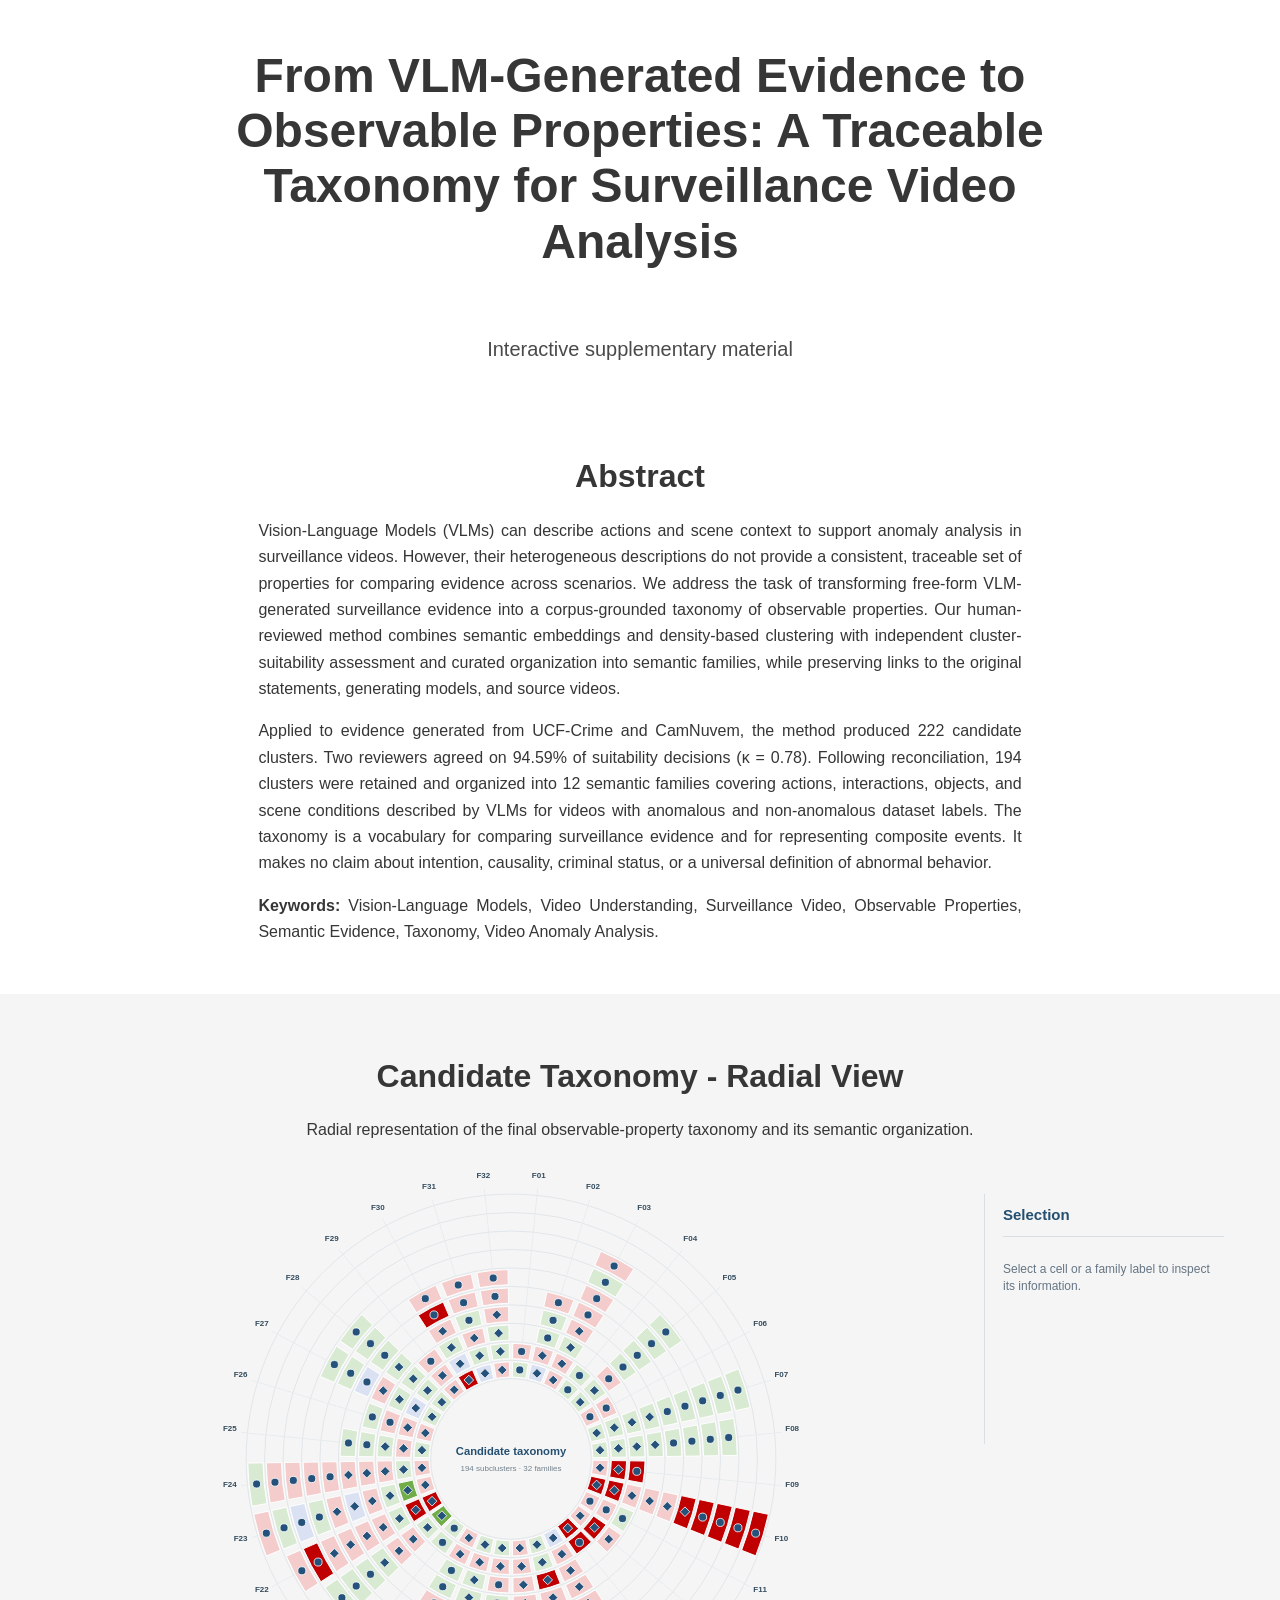
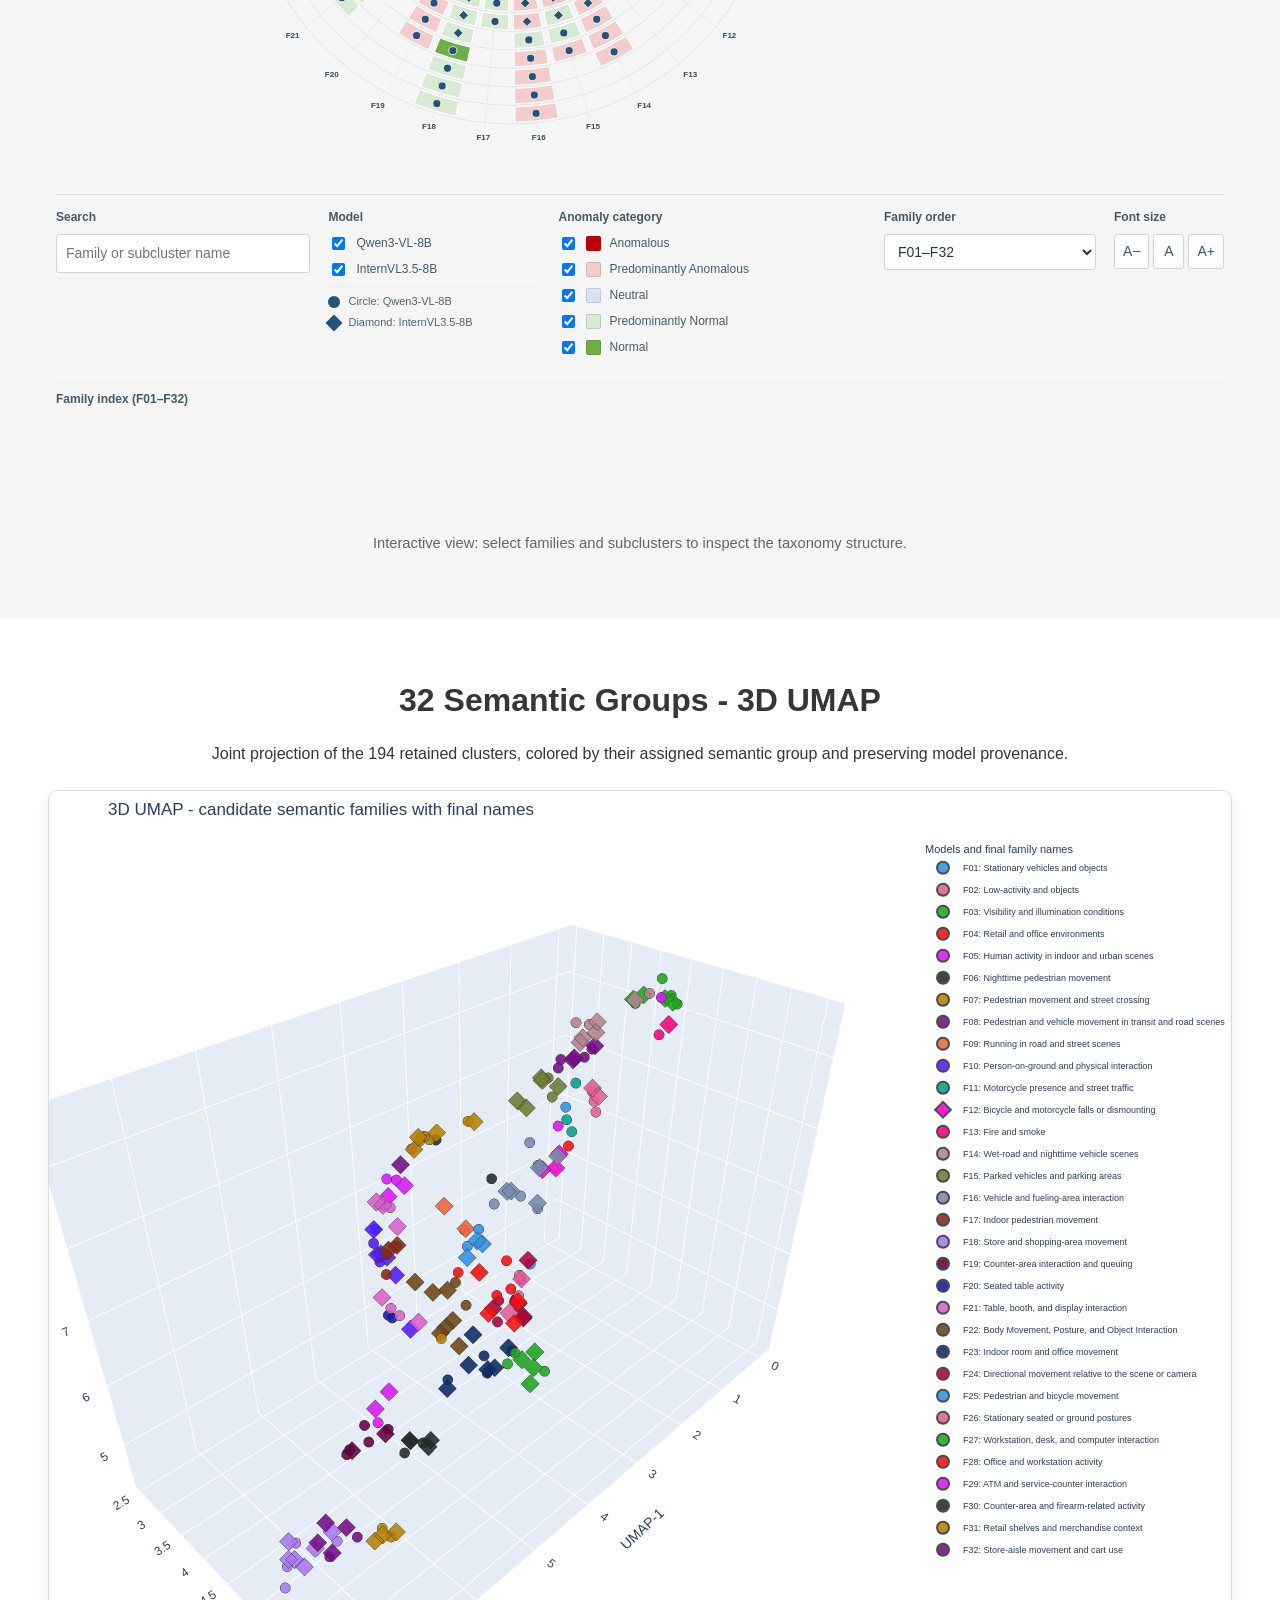
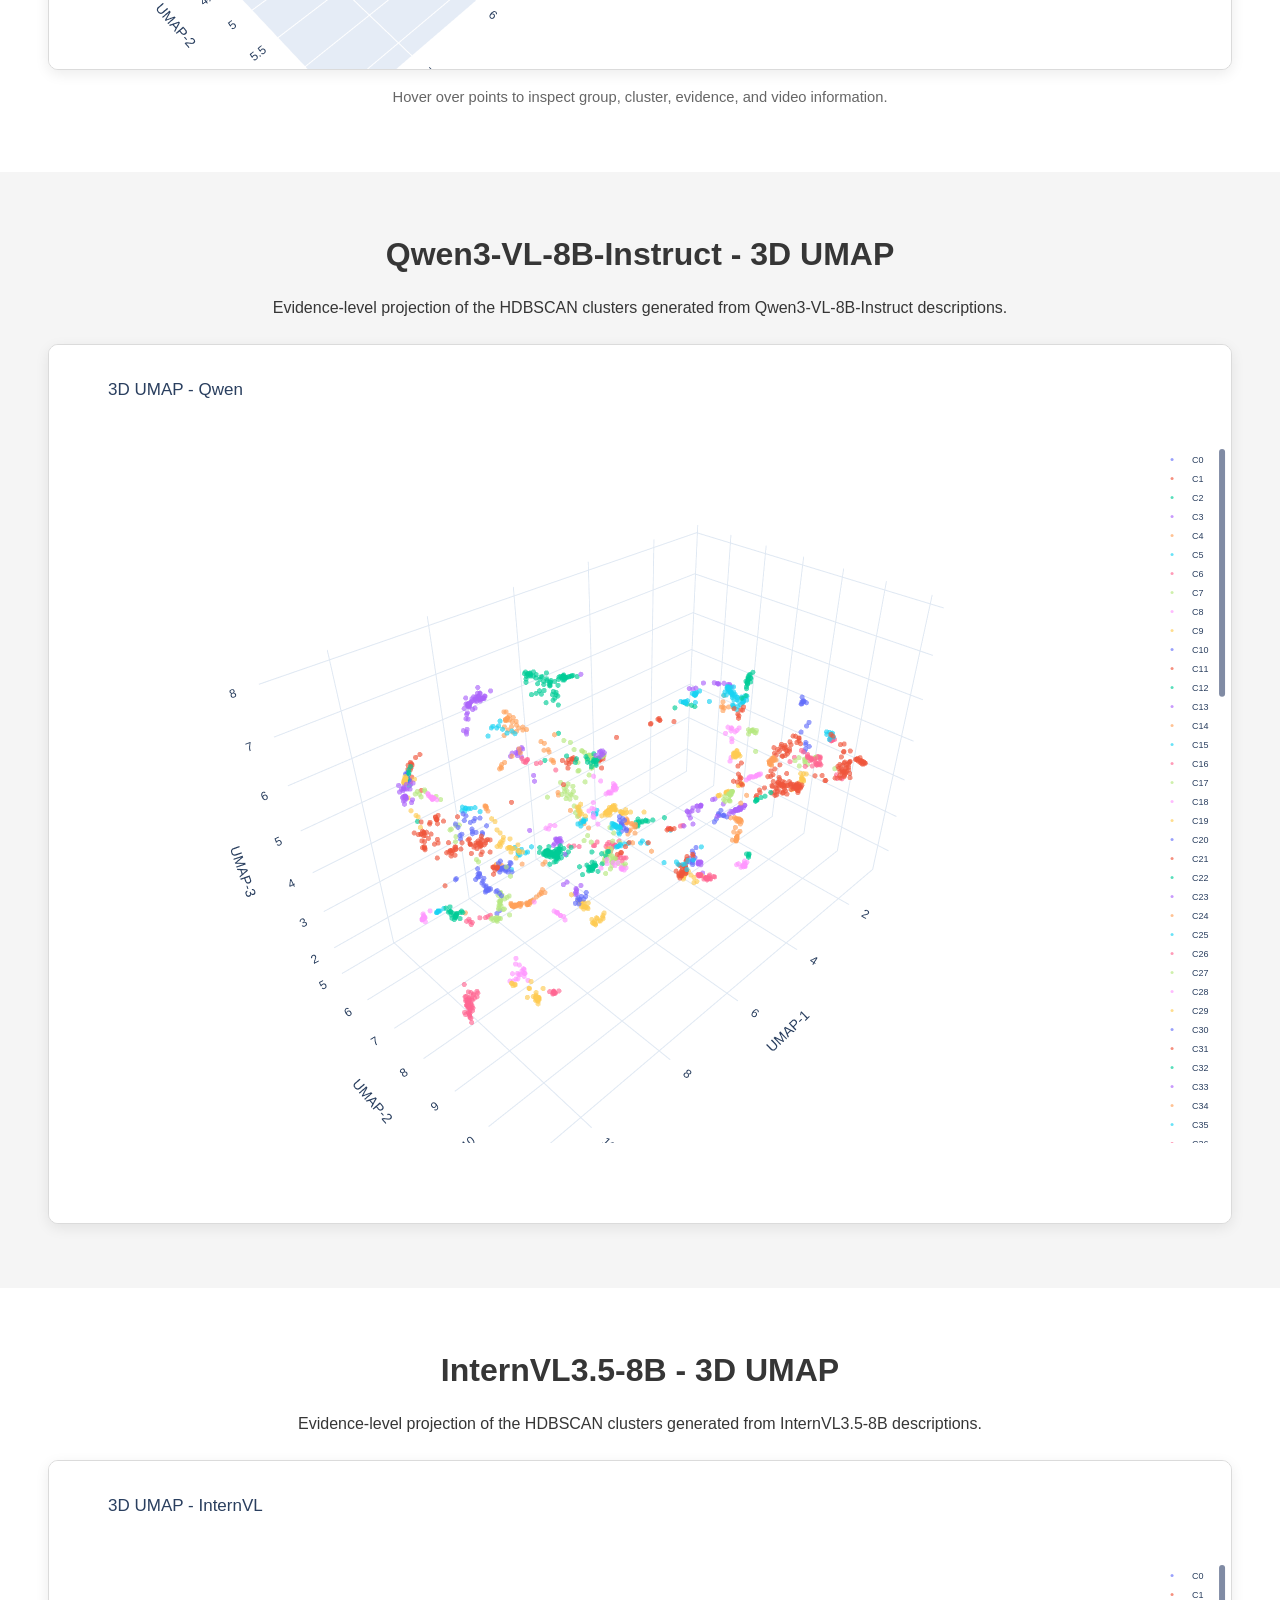
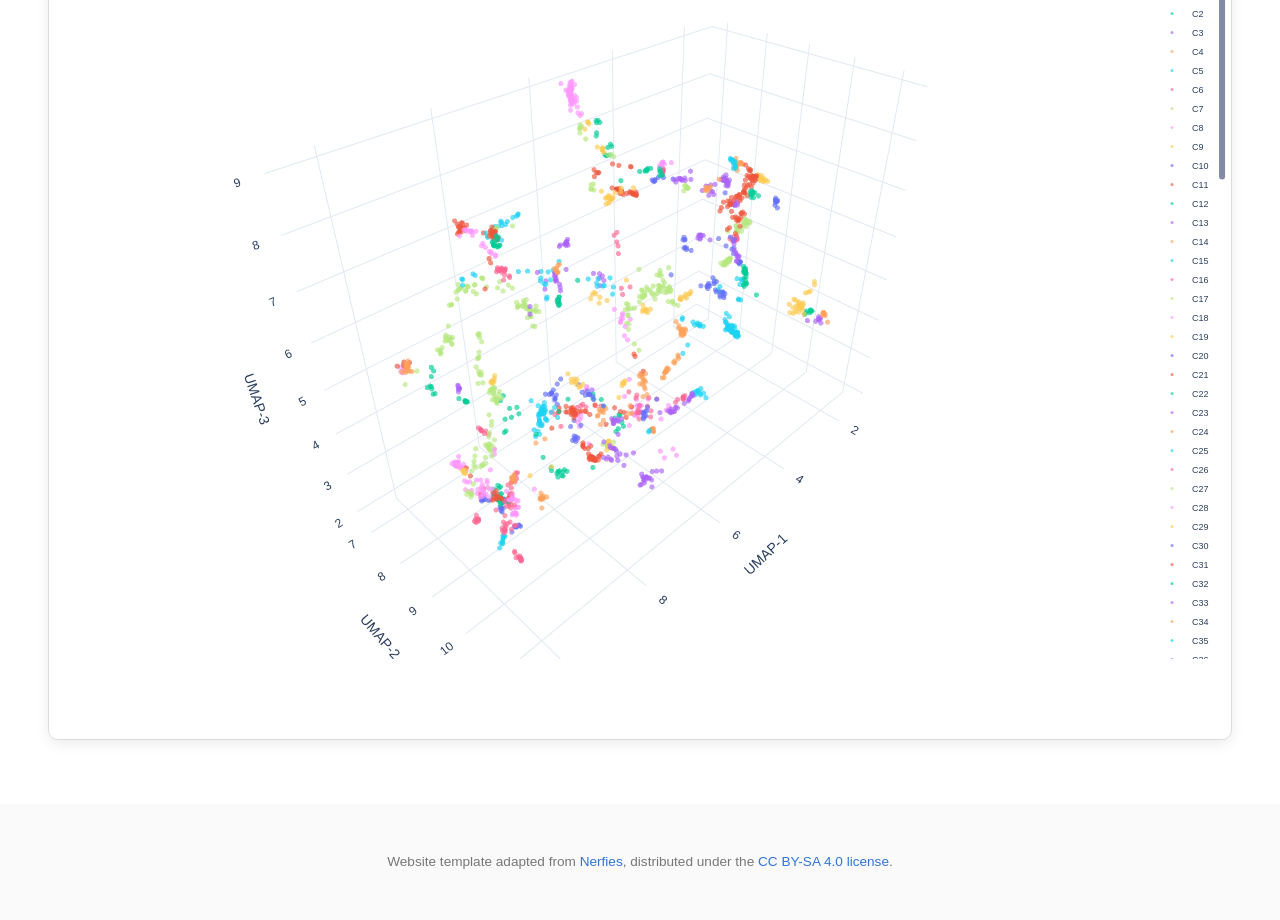
<file: index.html>
<!DOCTYPE html>
<html lang="en">
<head>
  <meta charset="utf-8">
  <meta name="description" content="Interactive supplementary material for a corpus-grounded taxonomy of observable properties derived from VLM-generated surveillance-video evidence.">
  <meta name="keywords" content="Vision-Language Models, Video Understanding, Surveillance Video, Observable Properties, Semantic Evidence, Taxonomy, Video Anomaly Analysis">
  <meta name="viewport" content="width=device-width, initial-scale=1">
  <title>From VLM-Generated Evidence to Observable Properties</title>
  <link rel="stylesheet" href="./static/css/bulma.min.css">
  <link rel="stylesheet" href="./static/css/nerfies-index.css">
  <link rel="stylesheet" href="./static/css/site.css">
</head>
<body>
  <section class="hero publication-header">
    <div class="hero-body">
      <div class="container is-max-desktop">
        <div class="columns is-centered">
          <div class="column has-text-centered">
            <h1 class="title is-1 publication-title">From VLM-Generated Evidence to Observable Properties: A Traceable Taxonomy for Surveillance Video Analysis</h1>
            <br>
            <h2 class="subtitle is-5 publication-subtitle">Interactive supplementary material</h2>
          </div>
        </div>
      </div>
    </div>
  </section>

  <section class="section">
    <div class="container is-max-desktop">
      <div class="columns is-centered has-text-centered">
        <div class="column is-four-fifths">
          <h2 class="title is-3">Abstract</h2>
          <div class="content has-text-justified paper-abstract">
            <p>Vision-Language Models (VLMs) can describe actions and scene context to support anomaly analysis in surveillance videos. However, their heterogeneous descriptions do not provide a consistent, traceable set of properties for comparing evidence across scenarios. We address the task of transforming free-form VLM-generated surveillance evidence into a corpus-grounded taxonomy of observable properties. Our human-reviewed method combines semantic embeddings and density-based clustering with independent cluster-suitability assessment and curated organization into semantic families, while preserving links to the original statements, generating models, and source videos.</p>
            <p>Applied to evidence generated from UCF-Crime and CamNuvem, the method produced 222 candidate clusters. Two reviewers agreed on 94.59% of suitability decisions (&kappa; = 0.78). Following reconciliation, 194 clusters were retained and organized into 12 semantic families covering actions, interactions, objects, and scene conditions described by VLMs for videos with anomalous and non-anomalous dataset labels. The taxonomy is a vocabulary for comparing surveillance evidence and for representing composite events. It makes no claim about intention, causality, criminal status, or a universal definition of abnormal behavior.</p>
            <p><strong>Keywords:</strong> Vision-Language Models, Video Understanding, Surveillance Video, Observable Properties, Semantic Evidence, Taxonomy, Video Anomaly Analysis.</p>
          </div>
        </div>
      </div>
    </div>
  </section>

  <section class="section visualization-section is-light" id="taxonomy">
    <div class="container is-max-desktop">
      <div class="columns is-centered has-text-centered visualization-heading">
        <div class="column is-four-fifths">
          <h2 class="title is-3">Candidate Taxonomy - Radial View</h2>
          <div class="content"><p>Radial representation of the final observable-property taxonomy and its semantic organization.</p></div>
        </div>
      </div>
      <div class="visualization-frame radial-frame">
        <iframe src="taxonomy_radial_embedded.html" title="Candidate taxonomy radial visualization"></iframe>
      </div>
      <p class="has-text-centered visualization-caption">Interactive view: select families and subclusters to inspect the taxonomy structure.</p>
    </div>
  </section>

  <section class="section visualization-section" id="semantic-groups">
    <div class="container is-max-desktop">
      <div class="columns is-centered has-text-centered visualization-heading">
        <div class="column is-four-fifths">
          <h2 class="title is-3">32 Semantic Groups - 3D UMAP</h2>
          <div class="content"><p>Joint projection of the 194 retained clusters, colored by their assigned semantic group and preserving model provenance.</p></div>
        </div>
      </div>
      <div class="visualization-frame">
        <iframe src="umap_3d_candidate.html" title="Thirty-two semantic groups in a 3D UMAP projection"></iframe>
      </div>
      <p class="has-text-centered visualization-caption">Hover over points to inspect group, cluster, evidence, and video information.</p>
    </div>
  </section>

  <section class="section visualization-section is-light" id="qwen">
    <div class="container is-max-desktop">
      <div class="columns is-centered has-text-centered visualization-heading">
        <div class="column is-four-fifths">
          <h2 class="title is-3">Qwen3-VL-8B-Instruct - 3D UMAP</h2>
          <div class="content"><p>Evidence-level projection of the HDBSCAN clusters generated from Qwen3-VL-8B-Instruct descriptions.</p></div>
        </div>
      </div>
      <div class="visualization-frame">
        <iframe src="umap_3d_no_noise_Qwen.html" title="Qwen3-VL-8B-Instruct clusters in a 3D UMAP projection"></iframe>
      </div>
    </div>
  </section>

  <section class="section visualization-section" id="internvl">
    <div class="container is-max-desktop">
      <div class="columns is-centered has-text-centered visualization-heading">
        <div class="column is-four-fifths">
          <h2 class="title is-3">InternVL3.5-8B - 3D UMAP</h2>
          <div class="content"><p>Evidence-level projection of the HDBSCAN clusters generated from InternVL3.5-8B descriptions.</p></div>
        </div>
      </div>
      <div class="visualization-frame">
        <iframe src="umap_3d_no_noise_InternVL.html" title="InternVL3.5-8B clusters in a 3D UMAP projection"></iframe>
      </div>
    </div>
  </section>

  <footer class="footer">
    <div class="container">
      <div class="columns is-centered">
        <div class="column is-8">
          <div class="content has-text-centered">
            <p>Website template adapted from <a href="https://nerfies.github.io/">Nerfies</a>, distributed under the <a href="https://creativecommons.org/licenses/by-sa/4.0/">CC BY-SA 4.0 license</a>.</p>
          </div>
        </div>
      </div>
    </div>
  </footer>
</body>
</html>
</file>
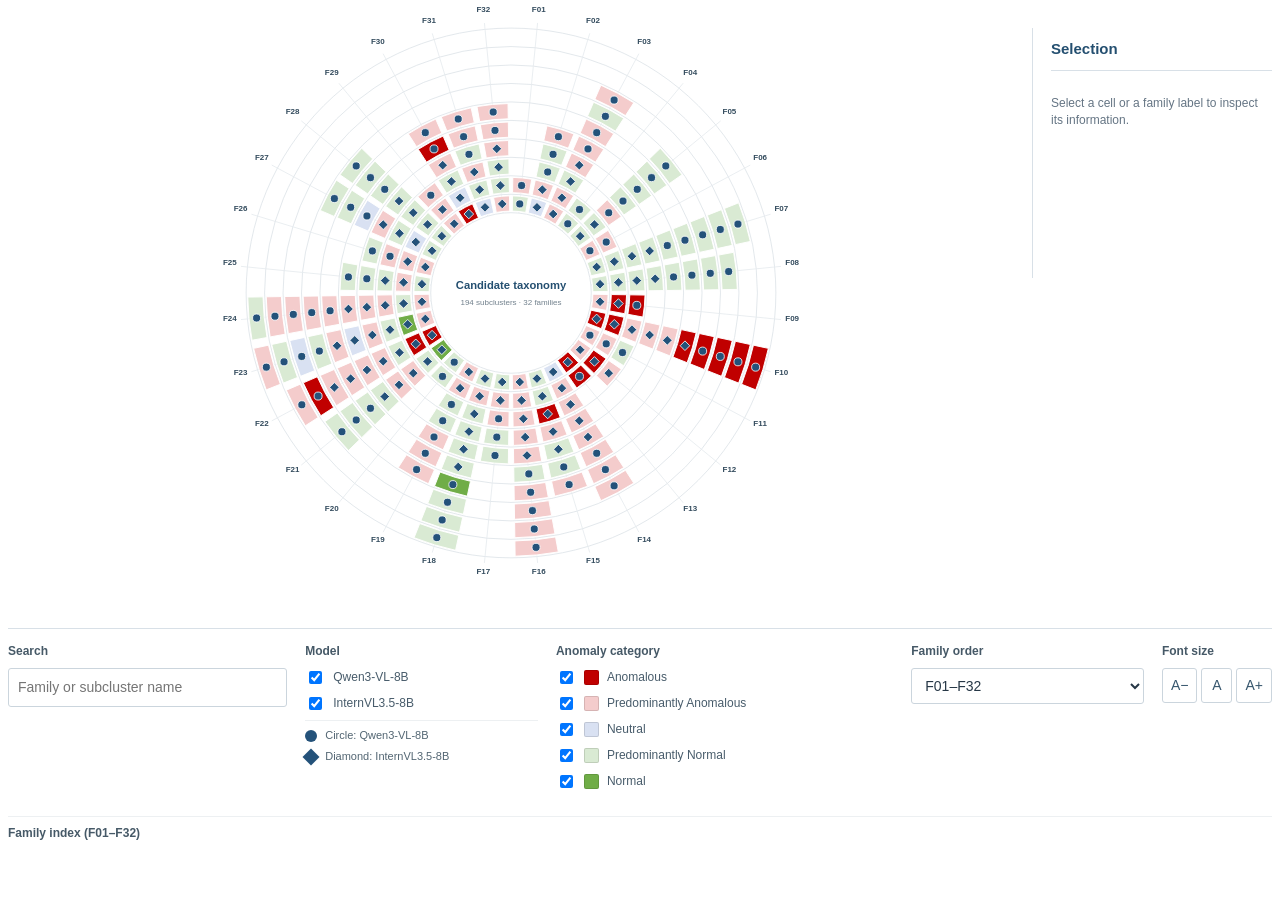
<file: taxonomy_radial_embedded.html>
<!doctype html>
<html lang="en">
<head>
  <meta charset="utf-8">
  <meta name="viewport" content="width=device-width, initial-scale=1">
  <title>Candidate Taxonomy - Radial View</title>
  <style>
    :root { --blue:#24527a; --ink:#263746; --muted:#657584; --line:#d8e0e7; --bg:#f5f7f9; --panel:#fff; --scale:1; }
    * { box-sizing:border-box; }
    body { margin:0; color:var(--ink); background:transparent; font:calc(14px * var(--scale))/1.45 Arial, Helvetica, sans-serif; }
    header { display:none; }
    .header-inner { max-width:1500px; margin:auto; display:flex; align-items:flex-start; justify-content:space-between; gap:25px; }
    h1 { margin:0; color:#183e5c; font-size:calc(25px * var(--scale)); font-weight:600; }
    .subtitle { margin:5px 0 0; color:var(--muted); font-size:calc(13px * var(--scale)); }
    .meta { color:var(--muted); font-size:calc(12px * var(--scale)); text-align:right; }
    .font-tools { display:flex; align-items:center; gap:4px; margin-top:2px; }
    .font-tools button { min-width:31px; padding:6px 8px; color:#36566d; border:1px solid #cbd5dd; border-radius:3px; background:#fff; cursor:pointer; font:inherit; }
    .font-tools button:hover { background:#edf3f7; border-color:#91aabd; }
    main { max-width:none; margin:0; padding:0 8px 12px; }
    .layout { display:grid; grid-template-columns:minmax(0,1fr) 240px; gap:18px; align-items:start; }
    .panel { border:0; border-radius:0; background:transparent; }
    .panel h2 { margin:0; padding:10px 0; border-bottom:1px solid var(--line); color:#244f70; font-size:calc(15px * var(--scale)); font-weight:600; }
    .panel-body { padding:12px 0; }
    .control { margin-bottom:20px; min-width:0; }
    .control:last-child { margin-bottom:0; }
    .control-title { display:block; margin-bottom:8px; color:#465967; font-size:calc(12px * var(--scale)); font-weight:600; }
    select, input { width:100%; padding:8px 9px; color:var(--ink); border:1px solid #cbd5dd; border-radius:3px; background:#fff; font:inherit; }
    .check { display:flex; align-items:center; gap:8px; margin:7px 0; color:#485c6b; font-size:calc(12px * var(--scale)); }
    .check input { width:auto; }
    .legend-row { display:flex; align-items:center; gap:8px; margin:7px 0; color:#526572; font-size:11px; }
    .legend-swatch { width:15px; height:15px; border:1px solid rgba(0,0,0,.12); border-radius:2px; }
    .chart-panel { min-width:0; overflow:hidden; }
    .chart-head { display:none; }
    .chart-head strong { color:#244f70; font-size:calc(14px * var(--scale)); font-weight:600; }
    .chart-head span { color:var(--muted); font-size:calc(11px * var(--scale)); }
    #chart { display:block; width:100%; height:610px; min-height:0; background:transparent; border:0; cursor:default; }
    .family-label { font-size:calc(10px * var(--scale)); font-weight:600; fill:#344c5e; }
    .family-code { font-size:10px; font-weight:700; fill:#244f70; }
    .grid-line { fill:none; stroke:#dce3e8; stroke-width:1; }
    .spoke { stroke:#e5eaee; stroke-width:1; }
    .cell { stroke:#fff; stroke-width:1.2; cursor:pointer; transition:opacity .12s; }
    .cell.dim { opacity:.14; }
    .cell:hover, .cell.selected { stroke:#183e5c; stroke-width:2.4; opacity:1; }
    .marker { pointer-events:none; stroke:#fff; stroke-width:1; }
    .center-title { fill:#244f70; font-size:calc(14px * var(--scale)); font-weight:600; text-anchor:middle; }
    .center-sub { fill:#72818d; font-size:calc(10px * var(--scale)); text-anchor:middle; }
    .details { min-height:250px; margin-top:28px; border-left:1px solid var(--line); padding-left:18px; }
    .empty { color:var(--muted); font-size:calc(12px * var(--scale)); }
    .family-chip { display:inline-block; margin-bottom:10px; padding:4px 7px; color:#fff; border-radius:3px; font-size:calc(11px * var(--scale)); font-weight:600; }
    .detail-title { margin:0 0 10px; color:#244f70; font-size:calc(17px * var(--scale)); font-weight:600; }
    .detail-row { padding:8px 0; border-top:1px solid #edf0f2; color:#546572; font-size:calc(12px * var(--scale)); }
    .detail-row b { display:block; margin-bottom:2px; color:#304957; font-size:calc(11px * var(--scale)); }
    .pct { font-size:calc(20px * var(--scale)); font-weight:600; }
    .note { margin-top:15px; padding-top:12px; border-top:1px solid var(--line); color:#7a8994; font-size:calc(11px * var(--scale)); line-height:1.5; }
    .family-index { max-height:145px; overflow:auto; border:1px solid #e3e8ec; border-radius:3px; background:rgba(255,255,255,.65); }
    .family-index-row { display:flex; align-items:flex-start; gap:7px; padding:6px 7px; border-bottom:1px solid #edf0f2; color:#526572; font-size:calc(11px * var(--scale)); line-height:1.3; }
    .family-index-row:last-child { border-bottom:0; }
    .family-index-row b { flex:0 0 30px; color:#244f70; }
    .family-index-dot { flex:0 0 9px; width:9px; height:9px; margin-top:3px; border-radius:50%; }
    .shape-legend { display:grid; gap:5px; margin-top:7px; padding-top:7px; border-top:1px solid #edf0f2; color:#526572; font-size:calc(11px * var(--scale)); }
    .shape-item { display:flex; align-items:center; gap:8px; }
    .shape-circle, .shape-diamond { display:inline-block; width:12px; height:12px; background:#24527a; }
    .shape-circle { border-radius:50%; }
    .shape-diamond { transform:rotate(45deg); }
    .filter-panel { display:block; grid-column:1 / -1; border-top:1px solid var(--line); padding-top:14px; }
    .filter-panel > h2 { display:none; }
    .filter-panel .panel-body { display:grid; grid-template-columns:1.2fr 1fr 1.45fr 1fr auto; gap:18px; padding:0; align-items:start; }
    .filter-panel .control { margin:0; }
    .filter-panel .note { display:none; }
    .filter-panel .font-control .font-tools { margin:0; }
    .family-index-control { grid-column:1 / -1; }
    .family-index-control details { border-top:1px solid #edf0f2; padding-top:8px; }
    .family-index-control summary { cursor:pointer; user-select:none; }
    .family-index-control .family-index { margin-top:8px; }
    @media (max-width:1100px) { .layout { grid-template-columns:minmax(0,1fr) 220px; } .filter-panel .panel-body { grid-template-columns:1fr 1fr 1fr; } .family-index-control { grid-column:1 / -1; } }
    @media (max-width:700px) { main { padding:0 4px 10px; } .layout { display:block; } .panel, .chart-panel { margin-bottom:14px; } .details { margin-top:0; border-left:0; border-top:1px solid var(--line); padding:12px 0 0; } .filter-panel .panel-body { display:block; } .filter-panel .control { margin-bottom:14px; } #chart { height:auto; min-height:0; } }
  </style>
</head>
<body>
  <header><div class="header-inner"><div><h1>Candidate Taxonomy - Radial View</h1><p class="subtitle">Visual organisation of retained HDBSCAN subclusters into 32 candidate semantic families.</p></div></div></header>
  <main>
    <div class="layout">
      <section class="panel chart-panel"><div class="chart-head"><strong>Family wheel</strong><span>Hover for details · click to select</span></div><svg id="chart" viewBox="0 0 900 760" role="img" aria-label="Radial candidate taxonomy visualization"></svg></section>

      <aside class="panel details"><h2>Selection</h2><div class="panel-body" id="details"><p class="empty">Select a cell or a family label to inspect its information.</p></div></aside>

      <aside class="panel filter-panel"><h2>Explore</h2><div class="panel-body">
        <div class="control"><label class="control-title" for="search">Search</label><input id="search" type="search" placeholder="Family or subcluster name"></div>
        <div class="control"><span class="control-title">Model</span><label class="check"><input type="checkbox" value="qwen" checked> Qwen3-VL-8B</label><label class="check"><input type="checkbox" value="internvl" checked> InternVL3.5-8B</label><div class="shape-legend" aria-label="Model marker legend"><span class="shape-item"><i class="shape-circle"></i> Circle: Qwen3-VL-8B</span><span class="shape-item"><i class="shape-diamond"></i> Diamond: InternVL3.5-8B</span></div></div>
        <div class="control"><span class="control-title">Anomaly category</span><div id="legend"></div></div>
        <div class="control"><label class="control-title" for="order">Family order</label><select id="order"><option value="id">F01–F32</option><option value="anomaly">Mean anomalous-video percentage</option></select></div>
        <div class="control font-control"><span class="control-title">Font size</span><div class="font-tools" aria-label="Font size"><button id="fontDown" title="Decrease font size">A−</button><button id="fontReset" title="Reset font size">A</button><button id="fontUp" title="Increase font size">A+</button></div></div>
        <div class="control family-index-control"><details><summary class="control-title">Family index (F01–F32)</summary><div class="family-index" id="familyIndex"></div></details></div>
        <div class="note">Each sector corresponds to one candidate family. Concentric positions follow the subcluster position within the workbook. Cell colour represents the anomalous-video category; marker shape identifies the model.</div>
      </div></aside>
    </div>
  </main>
  <script src="data/atlas-data.js"></script>
  <script src="data/final-taxonomy-names.js"></script>
  <script>
    (() => {
      const A = window.ATLAS, FINAL_NAMES = window.FINAL_TAXONOMY_NAMES || {}, svg = document.getElementById('chart'), NS = 'http://www.w3.org/2000/svg';
      const CAT = Object.fromEntries(A.legend.map(x => [x.cat, x]));
      const state = { models:new Set(['qwen','internvl']), cats:new Set(A.legend.map(x=>x.cat)), query:'', order:'id', selected:null, family:0 };
      const esc = s => String(s ?? '').replace(/[&<>"']/g, c => ({'&':'&amp;','<':'&lt;','>':'&gt;','"':'&quot;',"'":'&#39;'}[c]));
      const polar = (cx, cy, r, a) => [cx + Math.cos(a) * r, cy + Math.sin(a) * r];
      const pathSector = (cx, cy, r1, r2, a1, a2) => { const p1=polar(cx,cy,r1,a1), p2=polar(cx,cy,r2,a1), p3=polar(cx,cy,r2,a2), p4=polar(cx,cy,r1,a2); return `M ${p1[0]} ${p1[1]} L ${p2[0]} ${p2[1]} A ${r2} ${r2} 0 0 1 ${p3[0]} ${p3[1]} L ${p4[0]} ${p4[1]} A ${r1} ${r1} 0 0 0 ${p1[0]} ${p1[1]} Z`; };
      const el = (tag, attrs={}) => { const n=document.createElementNS(NS,tag); for(const [k,v] of Object.entries(attrs)) n.setAttribute(k,v); return n; };
      const familyData = () => [...A.families].sort((a,b) => state.order === 'anomaly' ? (b.keys.reduce((s,k)=>s+(A.clusters[k]?.pct||0),0)/b.keys.length) - (a.keys.reduce((s,k)=>s+(A.clusters[k]?.pct||0),0)/a.keys.length) : a.id-b.id);
      function nameOf(k, c) { return FINAL_NAMES[k] || c.name; }
      function matches(k, c, f) { const q=state.query.toLowerCase(); return state.models.has(c.model) && state.cats.has(c.cat) && (!q || `${f.code} ${f.name} ${nameOf(k,c)}`.toLowerCase().includes(q)); }
      function draw() {
        svg.innerHTML=''; const cx=450, cy=365, inner=100, outer=330, step=(outer-inner)/10, families=familyData(), half=Math.PI/32*.84;
        for(let r=0;r<=10;r++){ const circle=el('circle',{cx,cy,r:inner+r*step,class:'grid-line'}); svg.appendChild(circle); }
        const title=el('text',{x:cx,y:cy-5,class:'center-title'}); title.textContent='Candidate taxonomy'; svg.appendChild(title); const sub=el('text',{x:cx,y:cy+15,class:'center-sub'}); sub.textContent='194 subclusters · 32 families'; svg.appendChild(sub);
        families.forEach((f,i)=>{
          const a=(i+.5)/32*Math.PI*2-Math.PI/2, g=el('g',{class:'family-group'}); const line=el('line',{x1:cx+Math.cos(a)*inner,y1:cy+Math.sin(a)*inner,x2:cx+Math.cos(a)*(outer+8),y2:cy+Math.sin(a)*(outer+8),class:'spoke'}); g.appendChild(line);
          f.keys.forEach((k,r)=>{ const c=A.clusters[k]; if(!c) return; const active=matches(k,c,f), a1=a-half, a2=a+half, r1=inner+r*step+2, r2=inner+(r+1)*step-2; const path=el('path',{d:pathSector(cx,cy,r1,r2,a1,a2),fill:CAT[c.cat]?.color||'#ccc',class:`cell${active?'':' dim'}${state.selected===k?' selected':''}`}); path.dataset.key=k; path.addEventListener('mouseenter',()=>showDetails(k,f)); path.addEventListener('click',()=>{state.selected=state.selected===k?null:k; state.family=0; draw(); showDetails(state.selected ? k : null, state.selected ? f : null);}); g.appendChild(path); const [mx,my]=polar(cx,cy,(r1+r2)/2,a); const marker=c.model==='qwen'?el('circle',{cx:mx,cy:my,r:5,fill:'#24527a',class:'marker'}):el('polygon',{points:`${mx},${my-6} ${mx+6},${my} ${mx},${my+6} ${mx-6},${my}`,fill:'#24527a',class:'marker'}); g.appendChild(marker); });
          const [lx,ly]=polar(cx,cy,outer+22,a), flip=Math.cos(a)>0; const label=el('text',{x:lx,y:ly,class:'family-label','text-anchor':'middle'}); label.textContent=f.code; label.style.cursor='pointer'; label.setAttribute('aria-label',`${f.code} · ${f.name}`); const labelTitle=el('title'); labelTitle.textContent=`${f.code} · ${f.name}`; label.appendChild(labelTitle); label.addEventListener('click',()=>{state.family=state.family===f.id?0:f.id; state.selected=null; draw(); showFamily(f);}); g.appendChild(label); svg.appendChild(g);
        });
      }
      function showDetails(k,f){ const box=document.getElementById('details'); if(!k){ box.innerHTML='<p class="empty">Select a cell or a family label to inspect its information.</p>'; return; } const c=A.clusters[k], cat=CAT[c.cat]; box.innerHTML=`<span class="family-chip" style="background:${f.color}">${f.code}</span><h3 class="detail-title">${esc(nameOf(k,c))}</h3><div class="detail-row"><b>Candidate family</b>${esc(f.name)}</div><div class="detail-row"><b>Model and cluster</b>${c.model==='qwen'?'Qwen3-VL-8B':'InternVL3.5-8B'} · cluster ${c.id}</div><div class="detail-row"><b>Anomalous-video percentage</b><span class="pct" style="color:${cat.color}">${c.pct}%</span> · ${esc(c.cat)}</div><div class="detail-row"><b>Evidence points</b>${c.n}</div>`; }
      function showFamily(f){ const mean=f.keys.reduce((s,k)=>s+(A.clusters[k]?.pct||0),0)/f.keys.length; const counts=f.keys.reduce((acc,k)=>{ const model=A.clusters[k]?.model; if(model==='qwen') acc.qwen+=1; if(model==='internvl') acc.internvl+=1; return acc; },{qwen:0,internvl:0}); document.getElementById('details').innerHTML=`<span class="family-chip" style="background:${f.color}">${f.code}</span><h3 class="detail-title">${esc(f.name)}</h3><div class="detail-row"><b>Subclusters</b>${f.keys.length}</div><div class="detail-row"><b>Models</b>${counts.qwen} Qwen clusters · ${counts.internvl} InternVL clusters</div><div class="detail-row"><b>Mean anomalous-video percentage</b><span class="pct">${Math.round(mean*10)/10}%</span></div>`; }
      function makeLegend(){ const host=document.getElementById('legend'); host.innerHTML=A.legend.map(x=>`<label class="check"><input type="checkbox" data-cat="${esc(x.cat)}" checked><span class="legend-swatch" style="background:${x.color}"></span>${esc(x.cat)}</label>`).join(''); host.querySelectorAll('input').forEach(i=>i.addEventListener('change',()=>{i.checked?state.cats.add(i.dataset.cat):state.cats.delete(i.dataset.cat);draw();})); }
      function makeFamilyIndex(){ const host=document.getElementById('familyIndex'); host.innerHTML=A.families.map(f=>`<div class="family-index-row"><span class="family-index-dot" style="background:${f.color}"></span><b>${f.code}</b><span>${esc(f.name)}</span></div>`).join(''); }
      let fontScale=1; try { fontScale=Number(localStorage.getItem('taxonomy-font-scale'))||1; } catch (_) {}
      function setFontScale(value){ fontScale=Math.max(.85,Math.min(1.3,value)); document.documentElement.style.setProperty('--scale',fontScale); try { localStorage.setItem('taxonomy-font-scale',fontScale); } catch (_) {} }
      document.getElementById('fontDown').addEventListener('click',()=>setFontScale(fontScale-.1)); document.getElementById('fontReset').addEventListener('click',()=>setFontScale(1)); document.getElementById('fontUp').addEventListener('click',()=>setFontScale(fontScale+.1));
      document.querySelectorAll('input[type=checkbox][value]').forEach(i=>i.addEventListener('change',()=>{i.checked?state.models.add(i.value):state.models.delete(i.value);draw();})); document.getElementById('search').addEventListener('input',e=>{state.query=e.target.value;draw();}); document.getElementById('order').addEventListener('change',e=>{state.order=e.target.value;draw();}); setFontScale(fontScale); makeLegend(); makeFamilyIndex(); draw();
    })();
  </script>
</body>
</html>
</file>
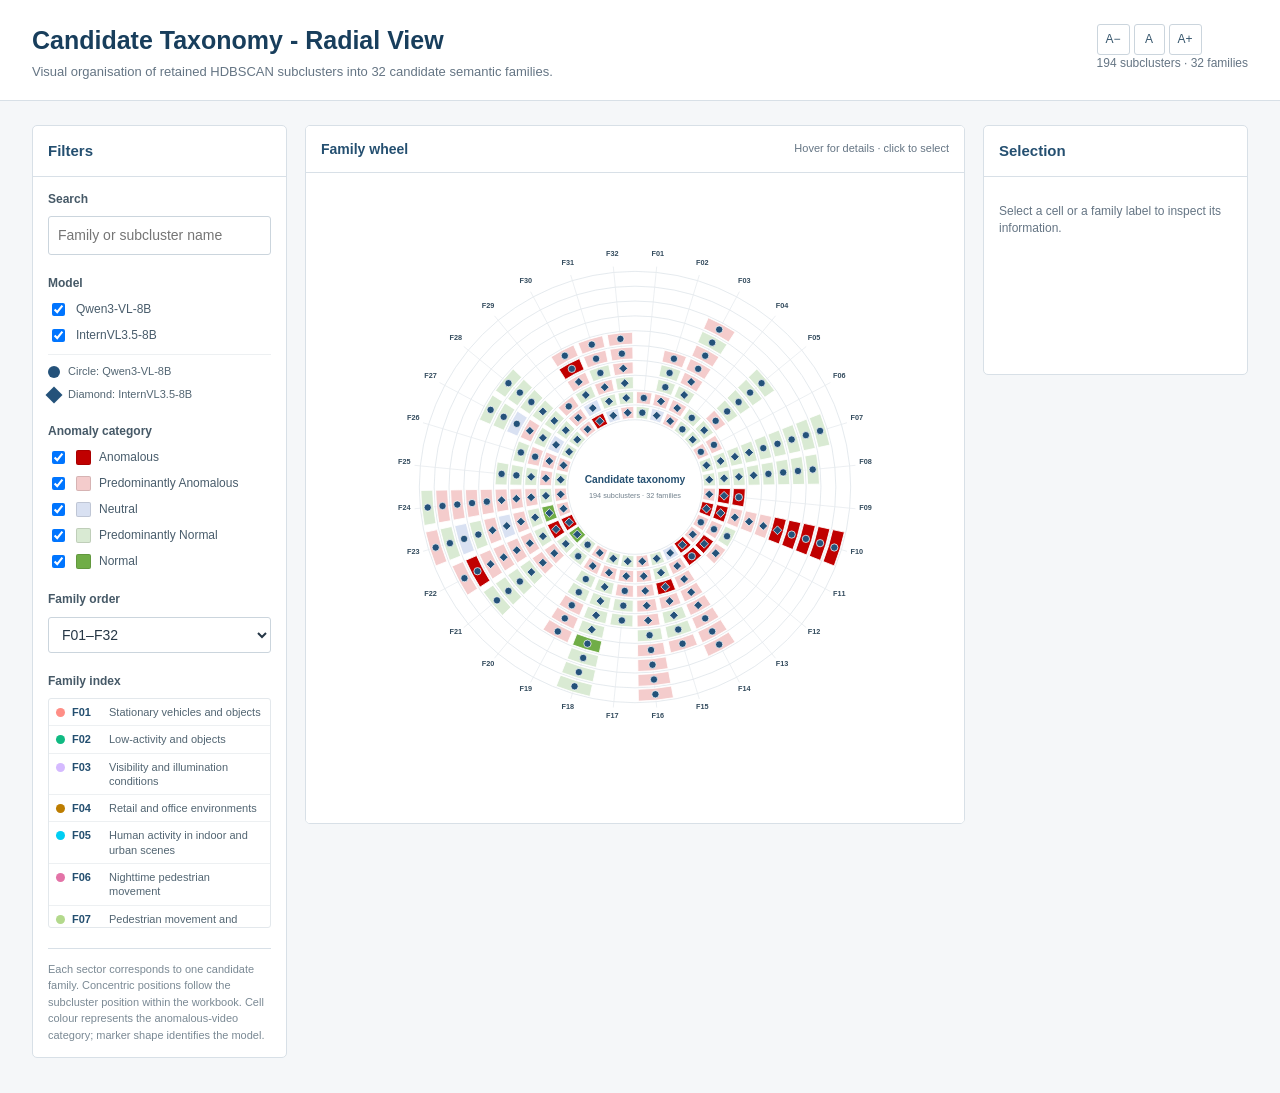
<file: taxonomy_radial_simple.html>
<!doctype html>
<html lang="en">
<head>
  <meta charset="utf-8">
  <meta name="viewport" content="width=device-width, initial-scale=1">
  <title>Candidate Taxonomy - Radial View</title>
  <style>
    :root { --blue:#24527a; --ink:#263746; --muted:#657584; --line:#d8e0e7; --bg:#f5f7f9; --panel:#fff; --scale:1; }
    * { box-sizing:border-box; }
    body { margin:0; color:var(--ink); background:var(--bg); font:calc(14px * var(--scale))/1.45 Arial, Helvetica, sans-serif; }
    header { padding:22px 32px 18px; border-bottom:1px solid var(--line); background:#fff; }
    .header-inner { max-width:1500px; margin:auto; display:flex; align-items:flex-start; justify-content:space-between; gap:25px; }
    h1 { margin:0; color:#183e5c; font-size:calc(25px * var(--scale)); font-weight:600; }
    .subtitle { margin:5px 0 0; color:var(--muted); font-size:calc(13px * var(--scale)); }
    .meta { color:var(--muted); font-size:calc(12px * var(--scale)); text-align:right; }
    .font-tools { display:flex; align-items:center; gap:4px; margin-top:2px; }
    .font-tools button { min-width:31px; padding:6px 8px; color:#36566d; border:1px solid #cbd5dd; border-radius:3px; background:#fff; cursor:pointer; font:inherit; }
    .font-tools button:hover { background:#edf3f7; border-color:#91aabd; }
    main { max-width:1500px; margin:0 auto; padding:24px 32px 35px; }
    .layout { display:grid; grid-template-columns:255px minmax(0,1fr) 265px; gap:18px; align-items:start; }
    .panel { border:1px solid var(--line); border-radius:5px; background:var(--panel); }
    .panel h2 { margin:0; padding:14px 15px; border-bottom:1px solid var(--line); color:#244f70; font-size:calc(15px * var(--scale)); font-weight:600; }
    .panel-body { padding:14px 15px; }
    .control { margin-bottom:20px; }
    .control:last-child { margin-bottom:0; }
    .control-title { display:block; margin-bottom:8px; color:#465967; font-size:calc(12px * var(--scale)); font-weight:600; }
    select, input { width:100%; padding:8px 9px; color:var(--ink); border:1px solid #cbd5dd; border-radius:3px; background:#fff; font:inherit; }
    .check { display:flex; align-items:center; gap:8px; margin:7px 0; color:#485c6b; font-size:calc(12px * var(--scale)); }
    .check input { width:auto; }
    .legend-row { display:flex; align-items:center; gap:8px; margin:7px 0; color:#526572; font-size:11px; }
    .legend-swatch { width:15px; height:15px; border:1px solid rgba(0,0,0,.12); border-radius:2px; }
    .chart-panel { min-width:0; overflow:hidden; }
    .chart-head { display:flex; justify-content:space-between; align-items:center; gap:15px; padding:13px 15px; border-bottom:1px solid var(--line); background:#fff; }
    .chart-head strong { color:#244f70; font-size:calc(14px * var(--scale)); font-weight:600; }
    .chart-head span { color:var(--muted); font-size:calc(11px * var(--scale)); }
    #chart { display:block; width:100%; height:auto; min-height:650px; background:#fff; cursor:default; }
    .family-label { font-size:calc(10px * var(--scale)); font-weight:600; fill:#344c5e; }
    .family-code { font-size:10px; font-weight:700; fill:#244f70; }
    .grid-line { fill:none; stroke:#dce3e8; stroke-width:1; }
    .spoke { stroke:#e5eaee; stroke-width:1; }
    .cell { stroke:#fff; stroke-width:1.2; cursor:pointer; transition:opacity .12s; }
    .cell.dim { opacity:.14; }
    .cell:hover, .cell.selected { stroke:#183e5c; stroke-width:2.4; opacity:1; }
    .marker { pointer-events:none; stroke:#fff; stroke-width:1; }
    .center-title { fill:#244f70; font-size:calc(14px * var(--scale)); font-weight:600; text-anchor:middle; }
    .center-sub { fill:#72818d; font-size:calc(10px * var(--scale)); text-anchor:middle; }
    .details { min-height:250px; }
    .empty { color:var(--muted); font-size:calc(12px * var(--scale)); }
    .family-chip { display:inline-block; margin-bottom:10px; padding:4px 7px; color:#fff; border-radius:3px; font-size:calc(11px * var(--scale)); font-weight:600; }
    .detail-title { margin:0 0 10px; color:#244f70; font-size:calc(17px * var(--scale)); font-weight:600; }
    .detail-row { padding:8px 0; border-top:1px solid #edf0f2; color:#546572; font-size:calc(12px * var(--scale)); }
    .detail-row b { display:block; margin-bottom:2px; color:#304957; font-size:calc(11px * var(--scale)); }
    .pct { font-size:calc(20px * var(--scale)); font-weight:600; }
    .note { margin-top:15px; padding-top:12px; border-top:1px solid var(--line); color:#7a8994; font-size:calc(11px * var(--scale)); line-height:1.5; }
    .family-index { max-height:230px; overflow:auto; border:1px solid #e3e8ec; border-radius:3px; }
    .family-index-row { display:flex; align-items:flex-start; gap:7px; padding:6px 7px; border-bottom:1px solid #edf0f2; color:#526572; font-size:calc(11px * var(--scale)); line-height:1.3; }
    .family-index-row:last-child { border-bottom:0; }
    .family-index-row b { flex:0 0 30px; color:#244f70; }
    .family-index-dot { flex:0 0 9px; width:9px; height:9px; margin-top:3px; border-radius:50%; }
    .shape-legend { display:grid; gap:7px; margin-top:9px; padding-top:9px; border-top:1px solid #edf0f2; color:#526572; font-size:calc(11px * var(--scale)); }
    .shape-item { display:flex; align-items:center; gap:8px; }
    .shape-circle, .shape-diamond { display:inline-block; width:12px; height:12px; background:#24527a; }
    .shape-circle { border-radius:50%; }
    .shape-diamond { transform:rotate(45deg); }
    @media (max-width:1100px) { .layout { grid-template-columns:230px minmax(0,1fr); } .details { grid-column:1 / -1; } }
    @media (max-width:700px) { header { padding:18px; } main { padding:16px 14px 25px; } .header-inner { display:block; } .meta { margin-top:10px; text-align:left; } .layout { display:block; } .panel, .chart-panel { margin-bottom:14px; } #chart { min-height:0; } }
  </style>
</head>
<body>
  <header><div class="header-inner"><div><h1>Candidate Taxonomy - Radial View</h1><p class="subtitle">Visual organisation of retained HDBSCAN subclusters into 32 candidate semantic families.</p></div><div class="meta"><div class="font-tools" aria-label="Font size"><button id="fontDown" title="Decrease font size">A−</button><button id="fontReset" title="Reset font size">A</button><button id="fontUp" title="Increase font size">A+</button></div><div><span id="metaCount">194 subclusters · 32 families</span></div></div></div></header>
  <main>
    <div class="layout">
      <aside class="panel"><h2>Filters</h2><div class="panel-body">
        <div class="control"><label class="control-title" for="search">Search</label><input id="search" type="search" placeholder="Family or subcluster name"></div>
        <div class="control"><span class="control-title">Model</span><label class="check"><input type="checkbox" value="qwen" checked> Qwen3-VL-8B</label><label class="check"><input type="checkbox" value="internvl" checked> InternVL3.5-8B</label><div class="shape-legend" aria-label="Model marker legend"><span class="shape-item"><i class="shape-circle"></i> Circle: Qwen3-VL-8B</span><span class="shape-item"><i class="shape-diamond"></i> Diamond: InternVL3.5-8B</span></div></div>
        <div class="control"><span class="control-title">Anomaly category</span><div id="legend"></div></div>
        <div class="control"><label class="control-title" for="order">Family order</label><select id="order"><option value="id">F01–F32</option><option value="anomaly">Mean anomalous-video percentage</option></select></div>
        <div class="control"><span class="control-title">Family index</span><div class="family-index" id="familyIndex"></div></div>
        <div class="note">Each sector corresponds to one candidate family. Concentric positions follow the subcluster position within the workbook. Cell colour represents the anomalous-video category; marker shape identifies the model.</div>
      </div></aside>

      <section class="panel chart-panel"><div class="chart-head"><strong>Family wheel</strong><span>Hover for details · click to select</span></div><svg id="chart" viewBox="0 0 900 760" role="img" aria-label="Radial candidate taxonomy visualization"></svg></section>

      <aside class="panel details"><h2>Selection</h2><div class="panel-body" id="details"><p class="empty">Select a cell or a family label to inspect its information.</p></div></aside>
    </div>
  </main>
  <script src="data/atlas-data.js"></script>
  <script src="data/final-taxonomy-names.js"></script>
  <script>
    (() => {
      const A = window.ATLAS, FINAL_NAMES = window.FINAL_TAXONOMY_NAMES || {}, svg = document.getElementById('chart'), NS = 'http://www.w3.org/2000/svg';
      const CAT = Object.fromEntries(A.legend.map(x => [x.cat, x]));
      const state = { models:new Set(['qwen','internvl']), cats:new Set(A.legend.map(x=>x.cat)), query:'', order:'id', selected:null, family:0 };
      const esc = s => String(s ?? '').replace(/[&<>"']/g, c => ({'&':'&amp;','<':'&lt;','>':'&gt;','"':'&quot;',"'":'&#39;'}[c]));
      const polar = (cx, cy, r, a) => [cx + Math.cos(a) * r, cy + Math.sin(a) * r];
      const pathSector = (cx, cy, r1, r2, a1, a2) => { const p1=polar(cx,cy,r1,a1), p2=polar(cx,cy,r2,a1), p3=polar(cx,cy,r2,a2), p4=polar(cx,cy,r1,a2); return `M ${p1[0]} ${p1[1]} L ${p2[0]} ${p2[1]} A ${r2} ${r2} 0 0 1 ${p3[0]} ${p3[1]} L ${p4[0]} ${p4[1]} A ${r1} ${r1} 0 0 0 ${p1[0]} ${p1[1]} Z`; };
      const el = (tag, attrs={}) => { const n=document.createElementNS(NS,tag); for(const [k,v] of Object.entries(attrs)) n.setAttribute(k,v); return n; };
      const familyData = () => [...A.families].sort((a,b) => state.order === 'anomaly' ? (b.keys.reduce((s,k)=>s+(A.clusters[k]?.pct||0),0)/b.keys.length) - (a.keys.reduce((s,k)=>s+(A.clusters[k]?.pct||0),0)/a.keys.length) : a.id-b.id);
      function nameOf(k, c) { return FINAL_NAMES[k] || c.name; }
      function matches(k, c, f) { const q=state.query.toLowerCase(); return state.models.has(c.model) && state.cats.has(c.cat) && (!q || `${f.code} ${f.name} ${nameOf(k,c)}`.toLowerCase().includes(q)); }
      function draw() {
        svg.innerHTML=''; const cx=450, cy=365, inner=92, outer=295, step=(outer-inner)/10, families=familyData(), half=Math.PI/32*.84;
        for(let r=0;r<=10;r++){ const circle=el('circle',{cx,cy,r:inner+r*step,class:'grid-line'}); svg.appendChild(circle); }
        const title=el('text',{x:cx,y:cy-5,class:'center-title'}); title.textContent='Candidate taxonomy'; svg.appendChild(title); const sub=el('text',{x:cx,y:cy+15,class:'center-sub'}); sub.textContent='194 subclusters · 32 families'; svg.appendChild(sub);
        families.forEach((f,i)=>{
          const a=(i+.5)/32*Math.PI*2-Math.PI/2, g=el('g',{class:'family-group'}); const line=el('line',{x1:cx+Math.cos(a)*inner,y1:cy+Math.sin(a)*inner,x2:cx+Math.cos(a)*(outer+8),y2:cy+Math.sin(a)*(outer+8),class:'spoke'}); g.appendChild(line);
          f.keys.forEach((k,r)=>{ const c=A.clusters[k]; if(!c) return; const active=matches(k,c,f), a1=a-half, a2=a+half, r1=inner+r*step+2, r2=inner+(r+1)*step-2; const path=el('path',{d:pathSector(cx,cy,r1,r2,a1,a2),fill:CAT[c.cat]?.color||'#ccc',class:`cell${active?'':' dim'}${state.selected===k?' selected':''}`}); path.dataset.key=k; path.addEventListener('mouseenter',()=>showDetails(k,f)); path.addEventListener('click',()=>{state.selected=state.selected===k?null:k; state.family=0; draw(); showDetails(state.selected ? k : null, state.selected ? f : null);}); g.appendChild(path); const [mx,my]=polar(cx,cy,(r1+r2)/2,a); const marker=c.model==='qwen'?el('circle',{cx:mx,cy:my,r:5,fill:'#24527a',class:'marker'}):el('polygon',{points:`${mx},${my-6} ${mx+6},${my} ${mx},${my+6} ${mx-6},${my}`,fill:'#24527a',class:'marker'}); g.appendChild(marker); });
          const [lx,ly]=polar(cx,cy,outer+22,a), flip=Math.cos(a)>0; const label=el('text',{x:lx,y:ly,class:'family-label','text-anchor':'middle'}); label.textContent=f.code; label.style.cursor='pointer'; label.setAttribute('aria-label',`${f.code} · ${f.name}`); const labelTitle=el('title'); labelTitle.textContent=`${f.code} · ${f.name}`; label.appendChild(labelTitle); label.addEventListener('click',()=>{state.family=state.family===f.id?0:f.id; state.selected=null; draw(); showFamily(f);}); g.appendChild(label); svg.appendChild(g);
        });
      }
      function showDetails(k,f){ const box=document.getElementById('details'); if(!k){ box.innerHTML='<p class="empty">Select a cell or a family label to inspect its information.</p>'; return; } const c=A.clusters[k], cat=CAT[c.cat]; box.innerHTML=`<span class="family-chip" style="background:${f.color}">${f.code}</span><h3 class="detail-title">${esc(nameOf(k,c))}</h3><div class="detail-row"><b>Candidate family</b>${esc(f.name)}</div><div class="detail-row"><b>Model and cluster</b>${c.model==='qwen'?'Qwen3-VL-8B':'InternVL3.5-8B'} · cluster ${c.id}</div><div class="detail-row"><b>Anomalous-video percentage</b><span class="pct" style="color:${cat.color}">${c.pct}%</span> · ${esc(c.cat)}</div><div class="detail-row"><b>Evidence points</b>${c.n}</div>`; }
      function showFamily(f){ const mean=f.keys.reduce((s,k)=>s+(A.clusters[k]?.pct||0),0)/f.keys.length; document.getElementById('details').innerHTML=`<span class="family-chip" style="background:${f.color}">${f.code}</span><h3 class="detail-title">${esc(f.name)}</h3><div class="detail-row"><b>Subclusters</b>${f.keys.length}</div><div class="detail-row"><b>Models</b>${f.n?.qwen||0} Qwen clusters · ${f.n?.internvl||0} InternVL clusters</div><div class="detail-row"><b>Mean anomalous-video percentage</b><span class="pct">${Math.round(mean*10)/10}%</span></div>`; }
      function makeLegend(){ const host=document.getElementById('legend'); host.innerHTML=A.legend.map(x=>`<label class="check"><input type="checkbox" data-cat="${esc(x.cat)}" checked><span class="legend-swatch" style="background:${x.color}"></span>${esc(x.cat)}</label>`).join(''); host.querySelectorAll('input').forEach(i=>i.addEventListener('change',()=>{i.checked?state.cats.add(i.dataset.cat):state.cats.delete(i.dataset.cat);draw();})); }
      function makeFamilyIndex(){ const host=document.getElementById('familyIndex'); host.innerHTML=A.families.map(f=>`<div class="family-index-row"><span class="family-index-dot" style="background:${f.color}"></span><b>${f.code}</b><span>${esc(f.name)}</span></div>`).join(''); }
      let fontScale=1; try { fontScale=Number(localStorage.getItem('taxonomy-font-scale'))||1; } catch (_) {}
      function setFontScale(value){ fontScale=Math.max(.85,Math.min(1.3,value)); document.documentElement.style.setProperty('--scale',fontScale); try { localStorage.setItem('taxonomy-font-scale',fontScale); } catch (_) {} }
      document.getElementById('fontDown').addEventListener('click',()=>setFontScale(fontScale-.1)); document.getElementById('fontReset').addEventListener('click',()=>setFontScale(1)); document.getElementById('fontUp').addEventListener('click',()=>setFontScale(fontScale+.1));
      document.querySelectorAll('input[type=checkbox][value]').forEach(i=>i.addEventListener('change',()=>{i.checked?state.models.add(i.value):state.models.delete(i.value);draw();})); document.getElementById('search').addEventListener('input',e=>{state.query=e.target.value;draw();}); document.getElementById('order').addEventListener('change',e=>{state.order=e.target.value;draw();}); setFontScale(fontScale); makeLegend(); makeFamilyIndex(); draw();
    })();
  </script>
</body>
</html>
</file>
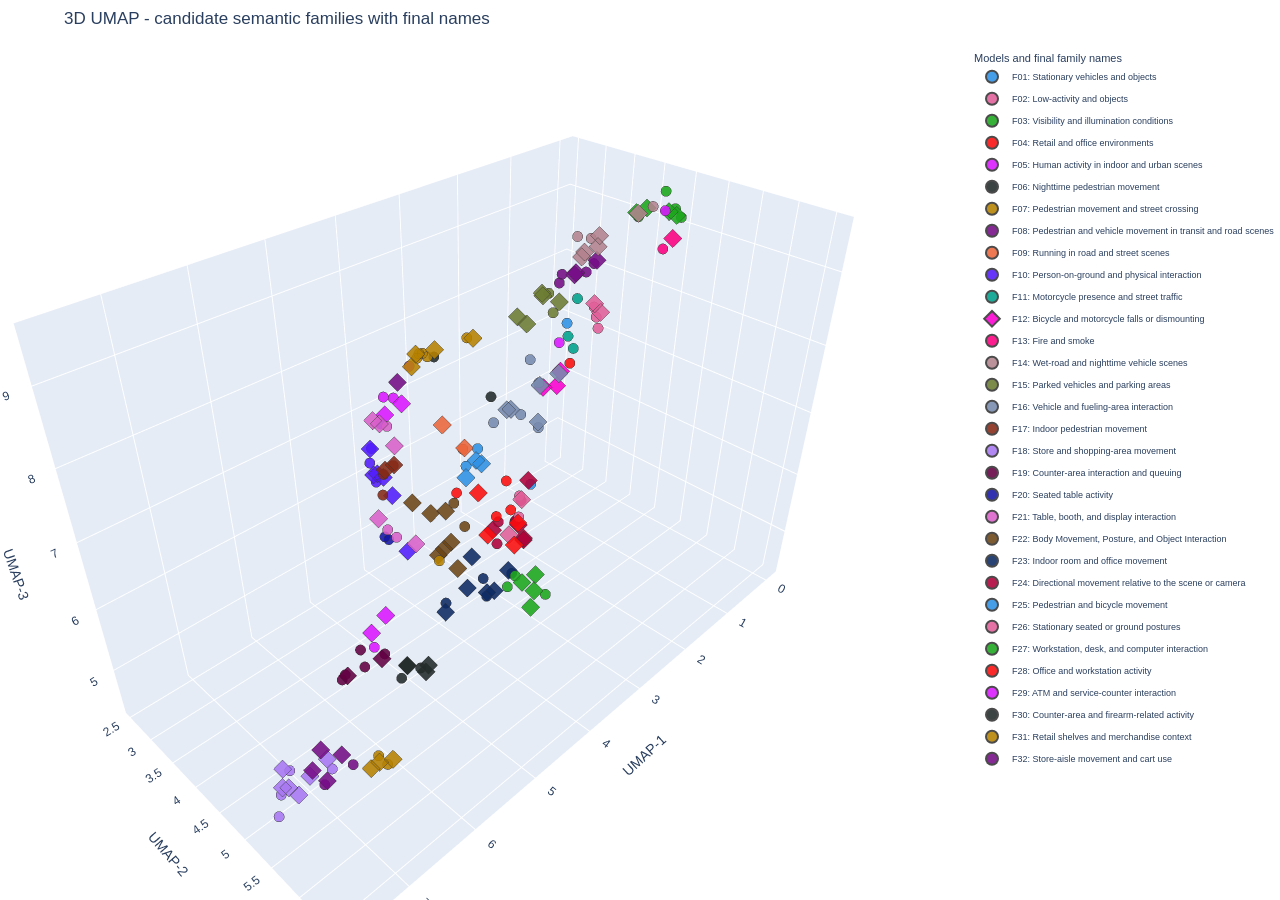
<file: umap_3d_candidate.html>
<!doctype html>
<html lang="en"><head><meta charset="utf-8"><meta name="viewport" content="width=device-width, initial-scale=1"><title>3D UMAP - Candidate semantic families with final names</title><style>html,body,#candidate-final-names{width:100%;height:100%;min-height:100vh;margin:0;padding:0;overflow:hidden}</style></head><body><div id="candidate-final-names"></div><script src="https://cdn.plot.ly/plotly-2.32.0.min.js"></script><script>Plotly.newPlot("candidate-final-names",[{"hoverinfo":"skip","legendgroup":"models","marker":{"color":"#666666","size":7,"symbol":"circle"},"mode":"markers","name":"●  Qwen3-VL-8B","showlegend":true,"x":[],"y":[],"z":[],"type":"scatter3d"},{"hoverinfo":"skip","legendgroup":"models","marker":{"color":"#666666","size":7,"symbol":"diamond"},"mode":"markers","name":"◆  InternVL3.5-8B","showlegend":true,"x":[],"y":[],"z":[],"type":"scatter3d"},{"customdata":[["complete_k32_F01","Stationary vehicles and objects","Qwen3-VL-8B::17","17","[\"Both cars remain stationary throughout the frames.\", \"Car remains stationary throughout frames.\", \"Car remains stationary throughout sequence.\", \"Car remains stationary throughout the sequence.\", \"Cars remain stationary at fueling stations.\"]","[\"UCF-Crime::Normal_Videos503_x264\", \"UCF-Crime::Explosion024_x264\", \"UCF-Crime::Normal_Videos392_x264\", \"CamNuvem::452\", \"UCF-Crime::Normal_Videos267_x264\", \"UCF-Crime::Normal_Videos204_x264\", \"UCF-Crime::Normal_Videos202_x264\", \"UCF-Crime::Normal_Videos685_x264\"]"],["complete_k32_F01","Stationary vehicles and objects","Qwen3-VL-8B::25","25","[\"Background objects remain stationary throughout the frames.\", \"Background objects stay stationary.\", \"Foreground objects remain stationary throughout the frames.\", \"Furniture and decor are stationary.\", \"Furniture remains stationary throughout frames.\"]","[\"UCF-Crime::Robbery060_x264\", \"UCF-Crime::Burglary044_x264\", \"UCF-Crime::Normal_Videos238_x264\", \"UCF-Crime::Abuse040_x264\", \"UCF-Crime::Normal_Videos176_x264\", \"UCF-Crime::Burglary042_x264\", \"UCF-Crime::Normal_Videos359_x264\", \"UCF-Crime::Normal_Videos_924_x264\"]"]],"hovertemplate":"\u003cb>family=%{customdata[1]}\u003c/b>\u003cbr>family key=%{customdata[0]}\u003cbr>\u003cb>subcluster number\u003c/b>=%{customdata[3]}\u003cbr>model cluster=%{customdata[2]}\u003cbr>\u003cb>evidence\u003c/b>=%{customdata[4]}\u003cbr>\u003cb>videos\u003c/b>=%{customdata[5]}\u003cextra>Qwen3-VL-8B\u003c/extra>","legendgroup":"family_1","marker":{"color":"#2E91E5","line":{"color":"#333333","width":0.3},"opacity":0.88,"size":6,"symbol":"circle"},"mode":"markers","name":"F01: Stationary vehicles and objects","showlegend":true,"x":[1.3872764,3.3016403],"y":[3.8432262,4.9848566],"z":[7.87587,6.770581],"type":"scatter3d"},{"customdata":[["complete_k32_F02","Low-activity and objects","Qwen3-VL-8B::4","4","[\"Background structures and foliage appear normal.\", \"Environment appears cluttered but static.\", \"Environment appears consistent across frames.\", \"Environment appears normal and unchanging.\", \"Environment appears normal and undisturbed.\"]","[\"UCF-Crime::Shooting038_x264\", \"UCF-Crime::Normal_Videos_247_x264\", \"UCF-Crime::Normal_Videos_879_x264\", \"UCF-Crime::Normal_Videos_010_x264\", \"UCF-Crime::Normal_Videos_317_x264\", \"UCF-Crime::Normal_Videos284_x264\", \"UCF-Crime::Normal_Videos479_x264\", \"UCF-Crime::Normal_Videos942_x264\"]"],["complete_k32_F02","Low-activity and objects","Qwen3-VL-8B::9","9","[\"Lighting changes but scene remains static.\", \"No movement detected in frames.\", \"No movement or activity detected in frames.\", \"No movement or activity detected.\", \"No movement or activity observed in the frames.\"]","[\"UCF-Crime::Arson019_x264\", \"UCF-Crime::Stealing060_x264\", \"UCF-Crime::Normal_Videos395_x264\", \"UCF-Crime::Burglary100_x264\", \"UCF-Crime::Normal_Videos284_x264\", \"UCF-Crime::Stealing050_x264\", \"UCF-Crime::Burglary081_x264\", \"UCF-Crime::RoadAccidents120_x264\"]"],["complete_k32_F02","Low-activity and objects","Qwen3-VL-8B::10","10","[\"Environment appears calm and routine.\", \"Scene appears calm and routine.\", \"Scene appears calm and static.\", \"Scene appears calm with no visible movement or unusual activity.\", \"Scene appears normal with no unusual activity.\"]","[\"UCF-Crime::Normal_Videos219_x264\", \"CamNuvem::415\", \"UCF-Crime::Burglary082_x264\", \"UCF-Crime::Normal_Videos708_x264\", \"UCF-Crime::Normal_Videos114_x264\", \"UCF-Crime::Stealing045_x264\", \"UCF-Crime::Normal_Videos141_x264\", \"UCF-Crime::Burglary065_x264\"]"]],"hovertemplate":"\u003cb>family=%{customdata[1]}\u003c/b>\u003cbr>family key=%{customdata[0]}\u003cbr>\u003cb>subcluster number\u003c/b>=%{customdata[3]}\u003cbr>model cluster=%{customdata[2]}\u003cbr>\u003cb>evidence\u003c/b>=%{customdata[4]}\u003cbr>\u003cb>videos\u003c/b>=%{customdata[5]}\u003cextra>Qwen3-VL-8B\u003c/extra>","legendgroup":"family_2","marker":{"color":"#E15F99","line":{"color":"#333333","width":0.3},"opacity":0.88,"size":6,"symbol":"circle"},"mode":"markers","name":"F02: Low-activity and objects","showlegend":true,"x":[2.279716,2.1280832,2.2108366],"y":[5.054376,4.856254,4.9609838],"z":[8.564658,8.719812,8.653264],"type":"scatter3d"},{"customdata":[["complete_k32_F02","Low-activity and objects","InternVL3.5-8B::12","12","[\"Street appears calm and quiet.\", \"The environment appears calm and quiet.\", \"The neighborhood appears calm and quiet.\", \"The scene appears calm and typical for a neighborhood.\", \"The scene appears calm and typical for a residential area.\"]","[\"UCF-Crime::Normal_Videos_878_x264\", \"UCF-Crime::Stealing111_x264\", \"UCF-Crime::Normal_Videos517_x264\", \"UCF-Crime::Assault028_x264\", \"UCF-Crime::RoadAccidents096_x264\", \"UCF-Crime::Normal_Videos708_x264\", \"UCF-Crime::Stealing082_x264\", \"UCF-Crime::Arson034_x264\"]"],["complete_k32_F02","Low-activity and objects","InternVL3.5-8B::19","19","[\"Surroundings appear calm and undisturbed.\", \"The scene appears calm and ordinary.\", \"The scene appears calm and routine.\", \"The scene appears calm and static.\", \"The scene appears calm and stationary.\"]","[\"UCF-Crime::RoadAccidents084_x264\", \"UCF-Crime::Assault014_x264\", \"UCF-Crime::Arson013_x264\", \"UCF-Crime::Explosion024_x264\", \"UCF-Crime::Vandalism032_x264\", \"UCF-Crime::Normal_Videos_923_x264\", \"UCF-Crime::Normal_Videos768_x264\", \"UCF-Crime::Normal_Videos467_x264\"]"]],"hovertemplate":"\u003cb>family=%{customdata[1]}\u003c/b>\u003cbr>family key=%{customdata[0]}\u003cbr>\u003cb>subcluster number\u003c/b>=%{customdata[3]}\u003cbr>model cluster=%{customdata[2]}\u003cbr>\u003cb>evidence\u003c/b>=%{customdata[4]}\u003cbr>\u003cb>videos\u003c/b>=%{customdata[5]}\u003cextra>Qwen3-VL-8B\u003c/extra>","legendgroup":"family_2","marker":{"color":"#E15F99","line":{"color":"#333333","width":0.3},"opacity":0.88,"size":6,"symbol":"diamond"},"mode":"markers","name":"F02: Low-activity and objects","showlegend":false,"x":[2.030856,2.1729128],"y":[4.782344,4.991871],"z":[8.707014,8.714053],"type":"scatter3d"},{"customdata":[["complete_k32_F03","Visibility and illumination conditions","Qwen3-VL-8B::39","39","[\"A bright flash and smoke appear suddenly.\", \"A bright flash appears near the vehicle.\", \"A sudden bright flash occurs near the vehicle.\", \"Bright flash illuminates surrounding vehicles and road.\", \"Bright flash occurs near car, possibly explosion or fire.\"]","[\"UCF-Crime::Arson024_x264\", \"UCF-Crime::Normal_Videos549_x264\", \"UCF-Crime::Explosion001_x264\", \"UCF-Crime::Normal_Videos388_x264\", \"UCF-Crime::Arson023_x264\", \"UCF-Crime::Explosion020_x264\", \"UCF-Crime::Explosion015_x264\", \"UCF-Crime::Arson005_x264\"]"],["complete_k32_F03","Visibility and illumination conditions","Qwen3-VL-8B::63","63","[\"A bright light appears suddenly in the frame.\", \"A bright light source appears suddenly.\", \"A bright light source is visible in the center of the frame.\", \"A bright light source is visible in the distance.\", \"Bright headlights illuminate scene suddenly.\"]","[\"UCF-Crime::Vandalism016_x264\", \"UCF-Crime::Arson044_x264\", \"UCF-Crime::Vandalism028_x264\", \"UCF-Crime::Stealing061_x264\", \"CamNuvem::118\", \"UCF-Crime::Normal_Videos558_x264\", \"UCF-Crime::Arson035_x264\", \"UCF-Crime::Arson029_x264\"]"],["complete_k32_F03","Visibility and illumination conditions","Qwen3-VL-8B::64","64","[\"Streetlights and traffic signals illuminated.\", \"Traffic light is visible near the road.\", \"Traffic lights and road markings are visible.\", \"Traffic lights and road markings present.\", \"Traffic lights and streetlights are visible.\"]","[\"UCF-Crime::RoadAccidents147_x264\", \"UCF-Crime::Normal_Videos424_x264\", \"UCF-Crime::Normal_Videos583_x264\", \"UCF-Crime::Normal_Videos785_x264\", \"UCF-Crime::Normal_Videos311_x264\", \"UCF-Crime::Normal_Videos_910_x264\", \"UCF-Crime::Arrest047_x264\", \"UCF-Crime::Normal_Videos591_x264\"]"],["complete_k32_F03","Visibility and illumination conditions","Qwen3-VL-8B::70","70","[\"Buildings and streetlights are visible in the background.\", \"Buildings and streetlights visible in background.\", \"Buildings and streetlights visible.\", \"Lights from cars and streetlights illuminate the scene.\", \"Street lights illuminate the area.\"]","[\"UCF-Crime::Stealing065_x264\", \"UCF-Crime::Normal_Videos_887_x264\", \"UCF-Crime::Normal_Videos633_x264\", \"UCF-Crime::Normal_Videos821_x264\", \"UCF-Crime::RoadAccidents077_x264\", \"UCF-Crime::Normal_Videos022_x264\", \"UCF-Crime::Normal_Videos752_x264\", \"UCF-Crime::Normal_Videos_189_x264\"]"]],"hovertemplate":"\u003cb>family=%{customdata[1]}\u003c/b>\u003cbr>family key=%{customdata[0]}\u003cbr>\u003cb>subcluster number\u003c/b>=%{customdata[3]}\u003cbr>model cluster=%{customdata[2]}\u003cbr>\u003cb>evidence\u003c/b>=%{customdata[4]}\u003cbr>\u003cb>videos\u003c/b>=%{customdata[5]}\u003cextra>Qwen3-VL-8B\u003c/extra>","legendgroup":"family_3","marker":{"color":"#1CA71C","line":{"color":"#333333","width":0.3},"opacity":0.88,"size":6,"symbol":"circle"},"mode":"markers","name":"F03: Visibility and illumination conditions","showlegend":true,"x":[-0.031721976,0.12282406,0.33328182,0.21347646],"y":[4.5103307,4.505844,4.087027,4.393533],"z":[9.146923,9.306417,9.139332,9.532208],"type":"scatter3d"},{"customdata":[["complete_k32_F03","Visibility and illumination conditions","InternVL3.5-8B::1","1","[\"Blurred view of a bustling commercial street.\", \"Blurry image with heavy traffic and lights.\", \"Blurry images due to low light conditions.\", \"Blurry images of a street with no visible activity.\", \"Blurry view of a street with parked cars.\"]","[\"UCF-Crime::Normal_Videos842_x264\", \"UCF-Crime::RoadAccidents108_x264\", \"UCF-Crime::Explosion045_x264\", \"UCF-Crime::RoadAccidents025_x264\", \"UCF-Crime::Normal_Videos_901_x264\", \"UCF-Crime::Normal_Videos094_x264\", \"UCF-Crime::Burglary090_x264\", \"UCF-Crime::RoadAccidents104_x264\"]"],["complete_k32_F03","Visibility and illumination conditions","InternVL3.5-8B::59","59","[\"A bright light appears in the lower right corner.\", \"Bright light appears in the middle of the area.\", \"Bright light appears in the room.\", \"Bright light appears near the structure.\", \"Bright light source illuminating the scene.\"]","[\"UCF-Crime::Arson044_x264\", \"UCF-Crime::Explosion023_x264\", \"UCF-Crime::Arson028_x264\", \"UCF-Crime::RoadAccidents005_x264\", \"UCF-Crime::Arson040_x264\", \"UCF-Crime::Abuse012_x264\", \"UCF-Crime::RoadAccidents043_x264\", \"UCF-Crime::Normal_Videos840_x264\"]"],["complete_k32_F03","Visibility and illumination conditions","InternVL3.5-8B::88","88","[\"Intersection with traffic lights is visible.\", \"Traffic light is visible at the intersection.\", \"Traffic light is visible in the background.\", \"Traffic light visible at the intersection.\", \"Traffic lights and vehicles moving through an intersection.\"]","[\"UCF-Crime::Normal_Videos545_x264\", \"UCF-Crime::Normal_Videos_912_x264\", \"UCF-Crime::Normal_Videos_905_x264\", \"UCF-Crime::Normal_Videos486_x264\", \"UCF-Crime::Normal_Videos535_x264\", \"UCF-Crime::Normal_Videos087_x264\", \"UCF-Crime::Normal_Videos380_x264\", \"UCF-Crime::Normal_Videos537_x264\"]"],["complete_k32_F03","Visibility and illumination conditions","InternVL3.5-8B::92","92","[\"Bright headlights are visible from multiple vehicles.\", \"Bright light appears near the vehicle, possibly a vehicle's headlights.\", \"Bright lights are visible from the vehicles' headlights.\", \"Lights are on, illuminating the road and surroundings.\", \"Lights from vehicles are flashing brightly.\"]","[\"UCF-Crime::Normal_Videos528_x264\", \"UCF-Crime::RoadAccidents109_x264\", \"UCF-Crime::Normal_Videos511_x264\", \"UCF-Crime::Shooting050_x264\", \"CamNuvem::188\", \"UCF-Crime::Normal_Videos311_x264\", \"UCF-Crime::Normal_Videos_189_x264\", \"UCF-Crime::Normal_Videos_478_x264\"]"]],"hovertemplate":"\u003cb>family=%{customdata[1]}\u003c/b>\u003cbr>family key=%{customdata[0]}\u003cbr>\u003cb>subcluster number\u003c/b>=%{customdata[3]}\u003cbr>model cluster=%{customdata[2]}\u003cbr>\u003cb>evidence\u003c/b>=%{customdata[4]}\u003cbr>\u003cb>videos\u003c/b>=%{customdata[5]}\u003cextra>Qwen3-VL-8B\u003c/extra>","legendgroup":"family_3","marker":{"color":"#1CA71C","line":{"color":"#333333","width":0.3},"opacity":0.88,"size":6,"symbol":"diamond"},"mode":"markers","name":"F03: Visibility and illumination conditions","showlegend":false,"x":[0.3013964,0.29340658,0.4667208,0.18218556],"y":[4.654222,4.526003,4.143231,4.0988736],"z":[9.304375,9.317608,9.249795,9.221954],"type":"scatter3d"},{"customdata":[["complete_k32_F04","Retail and office environments","Qwen3-VL-8B::6","6","[\"Environment appears to be a retail or service establishment.\", \"Environment appears to be normal retail or exhibition space.\", \"Items on counter and shelves appear normal.\", \"Lighting and layout appear normal for retail environment.\", \"Scene appears to be normal market activity.\"]","[\"UCF-Crime::Normal_Videos527_x264\", \"UCF-Crime::Normal_Videos376_x264\", \"UCF-Crime::Normal_Videos509_x264\", \"UCF-Crime::Normal_Videos249_x264\", \"UCF-Crime::Shoplifting026_x264\", \"UCF-Crime::Assault015_x264\", \"UCF-Crime::Normal_Videos146_x264\", \"CamNuvem::315\"]"],["complete_k32_F04","Retail and office environments","Qwen3-VL-8B::7","7","[\"General office activity is ongoing without visible disruption.\", \"General office activity with no visible signs of distress or danger.\", \"Office environment appears normal and routine.\", \"The environment appears to be a normal office setting.\", \"The environment appears to be a typical office or service area.\"]","[\"UCF-Crime::Normal_Videos599_x264\", \"UCF-Crime::Normal_Videos106_x264\", \"UCF-Crime::Normal_Videos664_x264\", \"UCF-Crime::Normal_Videos750_x264\", \"CamNuvem::106\", \"UCF-Crime::Normal_Videos236_x264\", \"UCF-Crime::Normal_Videos306_x264\", \"UCF-Crime::Normal_Videos851_x264\"]"]],"hovertemplate":"\u003cb>family=%{customdata[1]}\u003c/b>\u003cbr>family key=%{customdata[0]}\u003cbr>\u003cb>subcluster number\u003c/b>=%{customdata[3]}\u003cbr>model cluster=%{customdata[2]}\u003cbr>\u003cb>evidence\u003c/b>=%{customdata[4]}\u003cbr>\u003cb>videos\u003c/b>=%{customdata[5]}\u003cextra>Qwen3-VL-8B\u003c/extra>","legendgroup":"family_4","marker":{"color":"#FB0D0D","line":{"color":"#333333","width":0.3},"opacity":0.88,"size":6,"symbol":"circle"},"mode":"markers","name":"F04: Retail and office environments","showlegend":true,"x":[2.915849,4.5876274],"y":[5.1756387,5.770917],"z":[8.391761,7.872866],"type":"scatter3d"},{"customdata":[["complete_k32_F05","Human activity in indoor and urban scenes","Qwen3-VL-8B::15","15","[\"Scene appears to be a normal indoor activity without visible distress or danger.\", \"The scene appears to be a normal domestic activity.\", \"The scene appears to be a normal indoor environment.\", \"The scene appears to be a normal indoor gathering or activity.\", \"The scene appears to be a normal indoor gathering.\"]","[\"UCF-Crime::Normal_Videos850_x264\", \"UCF-Crime::Abuse044_x264\", \"UCF-Crime::Normal_Videos128_x264\", \"UCF-Crime::Abuse047_x264\", \"UCF-Crime::Robbery062_x264\", \"UCF-Crime::Abuse015_x264\", \"UCF-Crime::Normal_Videos242_x264\", \"UCF-Crime::Normal_Videos_881_x264\"]"],["complete_k32_F05","Human activity in indoor and urban scenes","Qwen3-VL-8B::71","71","[\"Background buildings and foliage visible.\", \"Building and trees visible in background.\", \"Building and trees visible in the background.\", \"Buildings and green areas are in the background.\", \"Buildings and greenery are visible in the background.\"]","[\"UCF-Crime::Normal_Videos627_x264\", \"UCF-Crime::Normal_Videos505_x264\", \"UCF-Crime::Normal_Videos708_x264\", \"UCF-Crime::Normal_Videos545_x264\", \"UCF-Crime::Normal_Videos601_x264\", \"UCF-Crime::Normal_Videos095_x264\", \"UCF-Crime::Normal_Videos560_x264\", \"UCF-Crime::Normal_Videos463_x264\"]"],["complete_k32_F05","Human activity in indoor and urban scenes","Qwen3-VL-8B::75","75","[\"Pedestrians and vehicles moving normally in urban setting.\", \"Pedestrians are moving in different directions.\", \"Pedestrians are moving normally along pavement.\", \"Pedestrians are moving normally.\", \"Pedestrians continue moving normally.\"]","[\"UCF-Crime::Normal_Videos640_x264\", \"UCF-Crime::Assault025_x264\", \"UCF-Crime::Normal_Videos518_x264\", \"UCF-Crime::Explosion028_x264\", \"UCF-Crime::Normal_Videos044_x264\", \"UCF-Crime::Normal_Videos393_x264\", \"UCF-Crime::Normal_Videos384_x264\", \"UCF-Crime::Arrest010_x264\"]"],["complete_k32_F05","Human activity in indoor and urban scenes","Qwen3-VL-8B::77","77","[\"Both individuals appear to be engaged in routine activity.\", \"Both individuals appear to be in motion together.\", \"Both individuals appear to be moving normally.\", \"Individuals are moving in both directions.\", \"Individuals are moving in different directions along the path.\"]","[\"UCF-Crime::Normal_Videos130_x264\", \"UCF-Crime::Robbery090_x264\", \"UCF-Crime::Normal_Videos049_x264\", \"UCF-Crime::Normal_Videos763_x264\", \"UCF-Crime::Normal_Videos_936_x264\", \"UCF-Crime::Abuse009_x264\", \"UCF-Crime::Normal_Videos333_x264\", \"UCF-Crime::Normal_Videos470_x264\"]"],["complete_k32_F05","Human activity in indoor and urban scenes","Qwen3-VL-8B::78","78","[\"Individuals are moving around the scene, some walking, some standing.\", \"Individuals are standing and moving around a central area.\", \"Individuals are standing and moving around the area.\", \"Individuals are standing and moving slightly within the space.\", \"Individuals are standing and walking in different areas of the scene.\"]","[\"UCF-Crime::Fighting037_x264\", \"UCF-Crime::Normal_Videos945_x264\", \"UCF-Crime::RoadAccidents117_x264\", \"UCF-Crime::Normal_Videos142_x264\", \"UCF-Crime::Normal_Videos155_x264\", \"UCF-Crime::Normal_Videos_866_x264\", \"UCF-Crime::Normal_Videos_196_x264\", \"UCF-Crime::Fighting003_x264\"]"]],"hovertemplate":"\u003cb>family=%{customdata[1]}\u003c/b>\u003cbr>family key=%{customdata[0]}\u003cbr>\u003cb>subcluster number\u003c/b>=%{customdata[3]}\u003cbr>model cluster=%{customdata[2]}\u003cbr>\u003cb>evidence\u003c/b>=%{customdata[4]}\u003cbr>\u003cb>videos\u003c/b>=%{customdata[5]}\u003cextra>Qwen3-VL-8B\u003c/extra>","legendgroup":"family_5","marker":{"color":"#DA16FF","line":{"color":"#333333","width":0.3},"opacity":0.88,"size":6,"symbol":"circle"},"mode":"markers","name":"F05: Human activity in indoor and urban scenes","showlegend":true,"x":[2.756389,0.4771141,3.4737918,4.0717235,4.3705163],"y":[4.8674293,4.59289,2.9899445,3.361242,3.5379424],"z":[8.482067,9.398222,7.7085414,7.6437445,7.8604536],"type":"scatter3d"},{"customdata":[["complete_k32_F05","Human activity in indoor and urban scenes","InternVL3.5-8B::56","56","[\"Activity appears to be a group interaction.\", \"Activity appears to be a social or public event.\", \"Activity appears to be part of a public event or gathering.\", \"Activity appears to be part of a social event.\", \"Everyone appears to be engaged in a group activity.\"]","[\"UCF-Crime::Assault037_x264\", \"UCF-Crime::Fighting026_x264\", \"UCF-Crime::Normal_Videos288_x264\", \"UCF-Crime::Normal_Videos425_x264\", \"UCF-Crime::Normal_Videos_289_x264\", \"UCF-Crime::Normal_Videos480_x264\", \"UCF-Crime::Fighting008_x264\", \"UCF-Crime::Fighting021_x264\"]"],["complete_k32_F05","Human activity in indoor and urban scenes","InternVL3.5-8B::107","107","[\"Individuals appear to be having a confrontation.\", \"Individuals appear to be interacting closely in a confined space.\", \"Individuals appear to be interacting closely, possibly in a confrontation.\", \"Individuals appear to be interacting closely.\", \"Individuals appear to be interacting or reacting to something.\"]","[\"CamNuvem::108\", \"UCF-Crime::Abuse039_x264\", \"UCF-Crime::Fighting050_x264\", \"UCF-Crime::Arrest036_x264\", \"CamNuvem::14\", \"UCF-Crime::Robbery016_x264\", \"UCF-Crime::Assault024_x264\", \"UCF-Crime::Fighting006_x264\"]"]],"hovertemplate":"\u003cb>family=%{customdata[1]}\u003c/b>\u003cbr>family key=%{customdata[0]}\u003cbr>\u003cb>subcluster number\u003c/b>=%{customdata[3]}\u003cbr>model cluster=%{customdata[2]}\u003cbr>\u003cb>evidence\u003c/b>=%{customdata[4]}\u003cbr>\u003cb>videos\u003c/b>=%{customdata[5]}\u003cextra>Qwen3-VL-8B\u003c/extra>","legendgroup":"family_5","marker":{"color":"#DA16FF","line":{"color":"#333333","width":0.3},"opacity":0.88,"size":6,"symbol":"diamond"},"mode":"markers","name":"F05: Human activity in indoor and urban scenes","showlegend":false,"x":[4.417723,4.5043364],"y":[3.9209087,3.708081],"z":[7.951583,7.743712],"type":"scatter3d"},{"customdata":[["complete_k32_F06","Nighttime pedestrian movement","Qwen3-VL-8B::0","0","[\"Pedestrians walking on road at night.\", \"People are crossing street at night.\", \"People are walking on a lit pathway at night.\", \"People are walking on a paved path at night.\", \"People walking on sidewalk at night.\"]","[\"UCF-Crime::RoadAccidents023_x264\", \"UCF-Crime::RoadAccidents131_x264\", \"UCF-Crime::Normal_Videos141_x264\", \"UCF-Crime::Fighting045_x264\", \"UCF-Crime::Vandalism041_x264\", \"UCF-Crime::Normal_Videos658_x264\", \"UCF-Crime::RoadAccidents103_x264\", \"CamNuvem::77\"]"],["complete_k32_F06","Nighttime pedestrian movement","Qwen3-VL-8B::13","13","[\"A person walks across street at night.\", \"A person walks down the street at night.\", \"A person walks near a red car at night.\", \"A person walks toward a parked car at night.\", \"Person approaches car at night.\"]","[\"UCF-Crime::RoadAccidents063_x264\", \"UCF-Crime::Normal_Videos520_x264\", \"UCF-Crime::Stealing100_x264\", \"UCF-Crime::Shooting029_x264\", \"UCF-Crime::Vandalism050_x264\", \"UCF-Crime::Stealing021_x264\", \"UCF-Crime::Arson009_x264\", \"UCF-Crime::Arson023_x264\"]"]],"hovertemplate":"\u003cb>family=%{customdata[1]}\u003c/b>\u003cbr>family key=%{customdata[0]}\u003cbr>\u003cb>subcluster number\u003c/b>=%{customdata[3]}\u003cbr>model cluster=%{customdata[2]}\u003cbr>\u003cb>evidence\u003c/b>=%{customdata[4]}\u003cbr>\u003cb>videos\u003c/b>=%{customdata[5]}\u003cextra>Qwen3-VL-8B\u003c/extra>","legendgroup":"family_6","marker":{"color":"#222A2A","line":{"color":"#333333","width":0.3},"opacity":0.88,"size":6,"symbol":"circle"},"mode":"markers","name":"F06: Nighttime pedestrian movement","showlegend":true,"x":[2.6947477,1.9749588],"y":[2.6110184,3.0052905],"z":[7.391448,6.6213784],"type":"scatter3d"},{"customdata":[["complete_k32_F07","Pedestrian movement and street crossing","Qwen3-VL-8B::53","53","[\"Crowd of people walking on street.\", \"Crowds of people walking down a busy street.\", \"Crowds of people walking in busy city street.\", \"Crowds walking on busy city streets.\", \"Crowds walking through city streets.\"]","[\"UCF-Crime::Assault048_x264\", \"UCF-Crime::Normal_Videos817_x264\", \"UCF-Crime::Normal_Videos805_x264\", \"UCF-Crime::Normal_Videos814_x264\", \"UCF-Crime::Normal_Videos811_x264\", \"UCF-Crime::Normal_Videos044_x264\", \"UCF-Crime::Normal_Videos108_x264\", \"UCF-Crime::Explosion050_x264\"]"],["complete_k32_F07","Pedestrian movement and street crossing","Qwen3-VL-8B::59","59","[\"Pedestrians are visible near buildings.\", \"Pedestrians walk on sidewalk near buildings.\", \"Pedestrians walking near buildings.\", \"People are walking across a paved area.\", \"People are walking on a paved surface.\"]","[\"UCF-Crime::Normal_Videos546_x264\", \"UCF-Crime::RoadAccidents091_x264\", \"UCF-Crime::Normal_Videos373_x264\", \"UCF-Crime::Normal_Videos668_x264\", \"UCF-Crime::Abuse009_x264\", \"UCF-Crime::Normal_Videos298_x264\", \"UCF-Crime::Normal_Videos434_x264\", \"UCF-Crime::Normal_Videos131_x264\"]"],["complete_k32_F07","Pedestrian movement and street crossing","Qwen3-VL-8B::68","68","[\"Pedestrians are crossing at a marked crosswalk.\", \"Pedestrians are crossing road near vehicle lane.\", \"Pedestrians are crossing street at crosswalk.\", \"Pedestrians are crossing street at same time.\", \"Pedestrians are crossing street.\"]","[\"UCF-Crime::Normal_Videos489_x264\", \"UCF-Crime::RoadAccidents103_x264\", \"UCF-Crime::Fighting031_x264\", \"UCF-Crime::RoadAccidents022_x264\", \"UCF-Crime::Arrest047_x264\", \"UCF-Crime::Normal_Videos487_x264\", \"UCF-Crime::Normal_Videos486_x264\", \"UCF-Crime::Abuse002_x264\"]"],["complete_k32_F07","Pedestrian movement and street crossing","Qwen3-VL-8B::74","74","[\"Pedestrians walking on sidewalk near parked cars.\", \"Pedestrians walking on sidewalk next to parked cars.\", \"People are walking near parked cars.\", \"People are walking on a sidewalk near parked cars.\", \"People are walking on sidewalk near parked car.\"]","[\"UCF-Crime::Normal_Videos592_x264\", \"UCF-Crime::Normal_Videos575_x264\", \"UCF-Crime::Normal_Videos357_x264\", \"UCF-Crime::Normal_Videos_936_x264\", \"UCF-Crime::Fighting031_x264\", \"UCF-Crime::RoadAccidents034_x264\", \"UCF-Crime::Stealing036_x264\", \"UCF-Crime::Normal_Videos518_x264\"]"],["complete_k32_F07","Pedestrian movement and street crossing","Qwen3-VL-8B::76","76","[\"Individuals walking along sidewalk.\", \"Pedestrians are moving normally on sidewalk.\", \"Pedestrians are standing on the sidewalk.\", \"Pedestrians are visible on sidewalks.\", \"Pedestrians are visible on the sidewalk.\"]","[\"UCF-Crime::Normal_Videos079_x264\", \"UCF-Crime::Normal_Videos773_x264\", \"UCF-Crime::Normal_Videos471_x264\", \"UCF-Crime::RoadAccidents009_x264\", \"UCF-Crime::Normal_Videos492_x264\", \"UCF-Crime::Assault028_x264\", \"UCF-Crime::Normal_Videos421_x264\", \"UCF-Crime::Assault047_x264\"]"]],"hovertemplate":"\u003cb>family=%{customdata[1]}\u003c/b>\u003cbr>family key=%{customdata[0]}\u003cbr>\u003cb>subcluster number\u003c/b>=%{customdata[3]}\u003cbr>model cluster=%{customdata[2]}\u003cbr>\u003cb>evidence\u003c/b>=%{customdata[4]}\u003cbr>\u003cb>videos\u003c/b>=%{customdata[5]}\u003cextra>Qwen3-VL-8B\u003c/extra>","legendgroup":"family_7","marker":{"color":"#B68100","line":{"color":"#333333","width":0.3},"opacity":0.88,"size":6,"symbol":"circle"},"mode":"markers","name":"F07: Pedestrian movement and street crossing","showlegend":true,"x":[3.177374,2.9716725,2.979744,2.2568114,2.8631923],"y":[2.8112972,2.688316,2.6295915,2.8073359,2.6631212],"z":[7.638101,7.5856404,7.5598493,7.5944185,7.4803443],"type":"scatter3d"},{"customdata":[["complete_k32_F07","Pedestrian movement and street crossing","InternVL3.5-8B::47","47","[\"Individuals are walking along the sidewalk.\", \"Pedestrians are standing near the sidewalk.\", \"Pedestrians are standing on the sidewalk.\", \"Pedestrians are walking on the sidewalk nearby.\", \"Pedestrians are walking on the sidewalk.\"]","[\"UCF-Crime::Normal_Videos396_x264\", \"UCF-Crime::Normal_Videos_903_x264\", \"UCF-Crime::Normal_Videos_912_x264\", \"UCF-Crime::Normal_Videos302_x264\", \"UCF-Crime::Abuse002_x264\", \"UCF-Crime::RoadAccidents123_x264\", \"UCF-Crime::RoadAccidents089_x264\", \"UCF-Crime::Normal_Videos200_x264\"]"],["complete_k32_F07","Pedestrian movement and street crossing","InternVL3.5-8B::66","66","[\"Individuals crossing the street at a crosswalk.\", \"Pedestrians are crossing the street at the crosswalk.\", \"Pedestrians are crossing the street.\", \"Pedestrians are walking across the street.\", \"Pedestrians crossing the road amidst the traffic.\"]","[\"UCF-Crime::Normal_Videos_780_x264\", \"UCF-Crime::Normal_Videos487_x264\", \"UCF-Crime::Arrest047_x264\", \"UCF-Crime::RoadAccidents009_x264\", \"UCF-Crime::Normal_Videos110_x264\", \"UCF-Crime::Normal_Videos062_x264\", \"UCF-Crime::Normal_Videos256_x264\", \"UCF-Crime::Normal_Videos486_x264\"]"],["complete_k32_F07","Pedestrian movement and street crossing","InternVL3.5-8B::82","82","[\"Crowd of people walking alongside parked cars.\", \"Pedestrians are walking near parked cars.\", \"Pedestrians are walking near the parked car.\", \"People are seen walking between cars.\", \"People are seen walking near the stopped car.\"]","[\"UCF-Crime::Assault048_x264\", \"UCF-Crime::Normal_Videos005_x264\", \"UCF-Crime::RoadAccidents094_x264\", \"UCF-Crime::Normal_Videos267_x264\", \"UCF-Crime::RoadAccidents106_x264\", \"UCF-Crime::Shooting050_x264\", \"UCF-Crime::Normal_Videos_251_x264\", \"UCF-Crime::Normal_Videos719_x264\"]"],["complete_k32_F07","Pedestrian movement and street crossing","InternVL3.5-8B::103","103","[\"Crowd of people walking along the street.\", \"Crowd walking along a busy street.\", \"Crowd walking down a busy street.\", \"Crowd walking on a busy city street.\", \"Crowd walking on a busy street.\"]","[\"UCF-Crime::RoadAccidents149_x264\", \"UCF-Crime::Vandalism018_x264\", \"UCF-Crime::Normal_Videos044_x264\", \"UCF-Crime::Normal_Videos814_x264\", \"UCF-Crime::Normal_Videos373_x264\", \"UCF-Crime::Normal_Videos807_x264\", \"UCF-Crime::Normal_Videos817_x264\", \"UCF-Crime::Assault048_x264\"]"]],"hovertemplate":"\u003cb>family=%{customdata[1]}\u003c/b>\u003cbr>family key=%{customdata[0]}\u003cbr>\u003cb>subcluster number\u003c/b>=%{customdata[3]}\u003cbr>model cluster=%{customdata[2]}\u003cbr>\u003cb>evidence\u003c/b>=%{customdata[4]}\u003cbr>\u003cb>videos\u003c/b>=%{customdata[5]}\u003cextra>Qwen3-VL-8B\u003c/extra>","legendgroup":"family_7","marker":{"color":"#B68100","line":{"color":"#333333","width":0.3},"opacity":0.88,"size":6,"symbol":"diamond"},"mode":"markers","name":"F07: Pedestrian movement and street crossing","showlegend":false,"x":[2.8368578,3.0514297,2.179577,2.945303],"y":[2.7806134,2.5436106,2.8476493,2.520963],"z":[7.6238647,7.3543615,7.575913,7.498238],"type":"scatter3d"},{"customdata":[["complete_k32_F08","Pedestrian and vehicle movement in transit and road scenes","Qwen3-VL-8B::81","81","[\"A car drives past on the street.\", \"A car is visible in the background.\", \"A vehicle drives past on the road.\", \"A vehicle is driving on the road in the distance.\", \"A vehicle is moving on a road.\"]","[\"UCF-Crime::RoadAccidents025_x264\", \"UCF-Crime::Normal_Videos202_x264\", \"UCF-Crime::RoadAccidents117_x264\", \"UCF-Crime::RoadAccidents112_x264\", \"UCF-Crime::RoadAccidents036_x264\", \"UCF-Crime::Burglary062_x264\", \"UCF-Crime::Abuse006_x264\", \"UCF-Crime::RoadAccidents001_x264\"]"],["complete_k32_F08","Pedestrian and vehicle movement in transit and road scenes","Qwen3-VL-8B::82","82","[\"Cars driving on street in normal traffic flow.\", \"The vehicles are moving in normal traffic flow.\", \"Vehicles are following normal traffic patterns.\", \"Vehicles follow traffic flow patterns.\", \"Vehicles follow traffic flow.\"]","[\"UCF-Crime::Normal_Videos126_x264\", \"UCF-Crime::RoadAccidents046_x264\", \"UCF-Crime::Normal_Videos562_x264\", \"UCF-Crime::RoadAccidents132_x264\", \"UCF-Crime::Normal_Videos_906_x264\", \"UCF-Crime::Normal_Videos_914_x264\", \"UCF-Crime::Normal_Videos922_x264\", \"CamNuvem::228\"]"],["complete_k32_F08","Pedestrian and vehicle movement in transit and road scenes","Qwen3-VL-8B::83","83","[\"Normal traffic flow observed.\", \"Normal traffic flow with no visible obstruction or hazard.\", \"Scene appears to be normal traffic activity.\", \"Scene appears to be normal traffic and pedestrian activity.\", \"Scene appears to be normal traffic flow.\"]","[\"UCF-Crime::Normal_Videos554_x264\", \"UCF-Crime::Normal_Videos600_x264\", \"UCF-Crime::RoadAccidents050_x264\", \"UCF-Crime::Normal_Videos383_x264\", \"UCF-Crime::Normal_Videos919_x264\", \"UCF-Crime::Stealing036_x264\", \"UCF-Crime::Normal_Videos524_x264\", \"UCF-Crime::Normal_Videos005_x264\"]"],["complete_k32_F08","Pedestrian and vehicle movement in transit and road scenes","Qwen3-VL-8B::84","84","[\"Cars and vans moving through intersection.\", \"Cars are driving through the intersection.\", \"Cars are moving through an intersection.\", \"Cars are moving through intersection normally.\", \"Cars are moving through intersection.\"]","[\"UCF-Crime::Normal_Videos645_x264\", \"UCF-Crime::Normal_Videos489_x264\", \"UCF-Crime::Normal_Videos005_x264\", \"UCF-Crime::Normal_Videos591_x264\", \"UCF-Crime::Arrest047_x264\", \"UCF-Crime::Normal_Videos537_x264\", \"UCF-Crime::Normal_Videos486_x264\", \"UCF-Crime::Normal_Videos485_x264\"]"]],"hovertemplate":"\u003cb>family=%{customdata[1]}\u003c/b>\u003cbr>family key=%{customdata[0]}\u003cbr>\u003cb>subcluster number\u003c/b>=%{customdata[3]}\u003cbr>model cluster=%{customdata[2]}\u003cbr>\u003cb>evidence\u003c/b>=%{customdata[4]}\u003cbr>\u003cb>videos\u003c/b>=%{customdata[5]}\u003cextra>Qwen3-VL-8B\u003c/extra>","legendgroup":"family_8","marker":{"color":"#750D86","line":{"color":"#333333","width":0.3},"opacity":0.88,"size":6,"symbol":"circle"},"mode":"markers","name":"F08: Pedestrian and vehicle movement in transit and road scenes","showlegend":true,"x":[1.0080079,0.9019188,0.95914036,1.2248385],"y":[3.3959534,3.7272122,3.8935902,3.5391212],"z":[8.318984,8.424045,8.615328,8.307654],"type":"scatter3d"},{"customdata":[["complete_k32_F08","Pedestrian and vehicle movement in transit and road scenes","InternVL3.5-8B::0","0","[\"Individuals continuing to walk as the train passes by.\", \"People walking along a platform near a train.\", \"People walking along the platform near a train.\", \"People walking on a snowy path next to a train.\", \"Train moving alongside the walking people.\"]","[\"UCF-Crime::Assault045_x264\", \"UCF-Crime::Normal_Videos381_x264\", \"UCF-Crime::Normal_Videos841_x264\", \"UCF-Crime::Assault045_x264\", \"UCF-Crime::Assault045_x264\", \"UCF-Crime::Normal_Videos809_x264\", \"UCF-Crime::Normal_Videos381_x264\", \"UCF-Crime::RoadAccidents127_x264\"]"],["complete_k32_F08","Pedestrian and vehicle movement in transit and road scenes","InternVL3.5-8B::69","69","[\"Cars and buses moving through intersection.\", \"Cars and motorcycles moving through the intersection.\", \"Cars and motorcycles passing through the intersection.\", \"Cars are driving through an intersection.\", \"Cars are driving through the intersection.\"]","[\"UCF-Crime::RoadAccidents088_x264\", \"UCF-Crime::Normal_Videos645_x264\", \"UCF-Crime::RoadAccidents070_x264\", \"UCF-Crime::Normal_Videos_906_x264\", \"UCF-Crime::Arrest047_x264\", \"UCF-Crime::Normal_Videos584_x264\", \"UCF-Crime::Normal_Videos087_x264\", \"UCF-Crime::Normal_Videos548_x264\"]"],["complete_k32_F08","Pedestrian and vehicle movement in transit and road scenes","InternVL3.5-8B::85","85","[\"Regular traffic flow observed.\", \"Traffic appears to be flowing normally.\", \"Traffic appears to be flowing smoothly without congestion.\", \"Traffic appears to be flowing smoothly without unusual events.\", \"Traffic appears to be flowing smoothly.\"]","[\"UCF-Crime::Normal_Videos448_x264\", \"UCF-Crime::Fighting017_x264\", \"UCF-Crime::RoadAccidents142_x264\", \"UCF-Crime::RoadAccidents151_x264\", \"UCF-Crime::Normal_Videos_006_x264\", \"UCF-Crime::Explosion003_x264\", \"UCF-Crime::Arrest027_x264\", \"UCF-Crime::Normal_Videos511_x264\"]"],["complete_k32_F08","Pedestrian and vehicle movement in transit and road scenes","InternVL3.5-8B::101","101","[\"A vehicle is approaching from the distance.\", \"A vehicle is passing by.\", \"Car passing by on the road.\", \"Cars and pedestrians moving along the street.\", \"Cars are driving down the road.\"]","[\"UCF-Crime::Stealing086_x264\", \"UCF-Crime::Robbery032_x264\", \"UCF-Crime::Normal_Videos502_x264\", \"UCF-Crime::Arrest034_x264\", \"UCF-Crime::Normal_Videos617_x264\", \"UCF-Crime::Normal_Videos481_x264\", \"UCF-Crime::Normal_Videos537_x264\", \"UCF-Crime::Normal_Videos301_x264\"]"]],"hovertemplate":"\u003cb>family=%{customdata[1]}\u003c/b>\u003cbr>family key=%{customdata[0]}\u003cbr>\u003cb>subcluster number\u003c/b>=%{customdata[3]}\u003cbr>model cluster=%{customdata[2]}\u003cbr>\u003cb>evidence\u003c/b>=%{customdata[4]}\u003cbr>\u003cb>videos\u003c/b>=%{customdata[5]}\u003cextra>Qwen3-VL-8B\u003c/extra>","legendgroup":"family_8","marker":{"color":"#750D86","line":{"color":"#333333","width":0.3},"opacity":0.88,"size":6,"symbol":"diamond"},"mode":"markers","name":"F08: Pedestrian and vehicle movement in transit and road scenes","showlegend":false,"x":[3.9255526,1.0821301,1.0796422,0.8804193],"y":[3.2801063,3.6747332,4.0319085,3.5308685],"z":[7.773557,8.424556,8.740974,8.34456],"type":"scatter3d"},{"customdata":[["complete_k32_F09","Running in road and street scenes","Qwen3-VL-8B::1","1","[\"A person in red clothing runs across the scene.\", \"A person in red runs across the street.\", \"A person runs across the paved area after the car stops.\", \"A person runs across the road while another walks nearby.\", \"A person runs down a residential street.\"]","[\"CamNuvem::462\", \"UCF-Crime::RoadAccidents068_x264\", \"CamNuvem::444\", \"CamNuvem::257\", \"CamNuvem::417\", \"UCF-Crime::Fighting027_x264\", \"CamNuvem::309\", \"CamNuvem::430\"]"]],"hovertemplate":"\u003cb>family=%{customdata[1]}\u003c/b>\u003cbr>family key=%{customdata[0]}\u003cbr>\u003cb>subcluster number\u003c/b>=%{customdata[3]}\u003cbr>model cluster=%{customdata[2]}\u003cbr>\u003cb>evidence\u003c/b>=%{customdata[4]}\u003cbr>\u003cb>videos\u003c/b>=%{customdata[5]}\u003cextra>Qwen3-VL-8B\u003c/extra>","legendgroup":"family_9","marker":{"color":"#EB663B","line":{"color":"#333333","width":0.3},"opacity":0.88,"size":6,"symbol":"circle"},"mode":"markers","name":"F09: Running in road and street scenes","showlegend":true,"x":[2.8279498],"y":[3.3008673],"z":[6.266845],"type":"scatter3d"},{"customdata":[["complete_k32_F09","Running in road and street scenes","InternVL3.5-8B::14","14","[\"A person is running across the road.\", \"A person is running across the street.\", \"A person is running alongside a car on the street.\", \"A person is running on the road.\", \"A person is seen running across the road.\"]","[\"UCF-Crime::Abuse034_x264\", \"UCF-Crime::Stealing080_x264\", \"UCF-Crime::RoadAccidents054_x264\", \"UCF-Crime::Shooting003_x264\", \"CamNuvem::332\", \"UCF-Crime::RoadAccidents038_x264\", \"CamNuvem::221\", \"UCF-Crime::Normal_Videos_656_x264\"]"],["complete_k32_F09","Running in road and street scenes","InternVL3.5-8B::15","15","[\"People are running across the street.\", \"People are running down the street.\", \"People are running on the street, possibly in panic.\", \"People are running through a narrow alleyway.\", \"People running down a narrow alleyway.\"]","[\"UCF-Crime::Explosion044_x264\", \"UCF-Crime::Fighting027_x264\", \"UCF-Crime::RoadAccidents068_x264\", \"CamNuvem::375\", \"UCF-Crime::Assault034_x264\", \"UCF-Crime::Explosion043_x264\", \"CamNuvem::430\", \"UCF-Crime::Assault051_x264\"]"]],"hovertemplate":"\u003cb>family=%{customdata[1]}\u003c/b>\u003cbr>family key=%{customdata[0]}\u003cbr>\u003cb>subcluster number\u003c/b>=%{customdata[3]}\u003cbr>model cluster=%{customdata[2]}\u003cbr>\u003cb>evidence\u003c/b>=%{customdata[4]}\u003cbr>\u003cb>videos\u003c/b>=%{customdata[5]}\u003cextra>Qwen3-VL-8B\u003c/extra>","legendgroup":"family_9","marker":{"color":"#EB663B","line":{"color":"#333333","width":0.3},"opacity":0.88,"size":6,"symbol":"diamond"},"mode":"markers","name":"F09: Running in road and street scenes","showlegend":false,"x":[2.7914243,3.0819561],"y":[3.2924469,3.1642783],"z":[6.266297,6.716854],"type":"scatter3d"},{"customdata":[["complete_k32_F10","Person-on-ground and physical interaction","Qwen3-VL-8B::11","11","[\"Group gathers around fallen individual.\", \"Group of people gathers around fallen individual.\", \"Individuals gather around fallen person.\", \"Individuals gather around the fallen person.\", \"Multiple people gather around fallen individual.\"]","[\"UCF-Crime::Assault038_x264\", \"CamNuvem::328\", \"UCF-Crime::Arrest006_x264\", \"UCF-Crime::Fighting029_x264\", \"CamNuvem::83\", \"UCF-Crime::Shoplifting006_x264\", \"CamNuvem::483\", \"CamNuvem::124\"]"],["complete_k32_F10","Person-on-ground and physical interaction","Qwen3-VL-8B::24","24","[\"A physical altercation occurs with multiple people involved.\", \"Individuals appear to be engaging in a physical altercation.\", \"Individuals appear to be in physical altercation or scuffle.\", \"Individuals are in close physical contact with force.\", \"Individuals are moving quickly and colliding.\"]","[\"CamNuvem::365\", \"CamNuvem::55\", \"CamNuvem::14\", \"UCF-Crime::Fighting013_x264\", \"CamNuvem::393\", \"UCF-Crime::Shoplifting019_x264\", \"CamNuvem::448\", \"UCF-Crime::Fighting049_x264\"]"],["complete_k32_F10","Person-on-ground and physical interaction","Qwen3-VL-8B::27","27","[\"A person enters and approaches the man.\", \"A woman approaches the fallen person.\", \"Another person appears to be interacting with the fallen individual.\", \"Another person approaches and appears to push them.\", \"Another person approaches and bends down near the fallen individual.\"]","[\"CamNuvem::96\", \"CamNuvem::396\", \"UCF-Crime::RoadAccidents130_x264\", \"CamNuvem::91\", \"CamNuvem::395\", \"CamNuvem::258\", \"CamNuvem::67\", \"CamNuvem::41\"]"],["complete_k32_F10","Person-on-ground and physical interaction","Qwen3-VL-8B::28","28","[\"Individuals appear to be assisting or observing the fall.\", \"Individuals appear to be assisting or reacting to fall.\", \"Individuals appear to be assisting or reacting to the fall.\", \"Individuals appear to be falling or being pushed.\", \"Individuals appear to be moving the person or reacting to the fall.\"]","[\"UCF-Crime::Fighting007_x264\", \"UCF-Crime::Fighting028_x264\", \"UCF-Crime::Assault001_x264\", \"UCF-Crime::Fighting008_x264\", \"UCF-Crime::Assault008_x264\", \"UCF-Crime::Shooting036_x264\", \"UCF-Crime::Robbery114_x264\", \"CamNuvem::304\"]"]],"hovertemplate":"\u003cb>family=%{customdata[1]}\u003c/b>\u003cbr>family key=%{customdata[0]}\u003cbr>\u003cb>subcluster number\u003c/b>=%{customdata[3]}\u003cbr>model cluster=%{customdata[2]}\u003cbr>\u003cb>evidence\u003c/b>=%{customdata[4]}\u003cbr>\u003cb>videos\u003c/b>=%{customdata[5]}\u003cextra>Qwen3-VL-8B\u003c/extra>","legendgroup":"family_10","marker":{"color":"#511CFB","line":{"color":"#333333","width":0.3},"opacity":0.88,"size":6,"symbol":"circle"},"mode":"markers","name":"F10: Person-on-ground and physical interaction","showlegend":true,"x":[4.7281466,4.5064087,4.5654926,4.370951],"y":[3.6456516,3.4127686,3.5390046,3.4582417],"z":[7.1308346,7.1280556,6.7113485,7.4451637],"type":"scatter3d"},{"customdata":[["complete_k32_F10","Person-on-ground and physical interaction","InternVL3.5-8B::28","28","[\"A person is lying motionless while others gather around.\", \"Another person approaches and interacts with the person on the floor.\", \"Another person in dark clothing approaches from behind.\", \"Another person is attending to the person on the floor.\", \"Another person standing near the person on the floor.\"]","[\"UCF-Crime::Fighting011_x264\", \"CamNuvem::57\", \"UCF-Crime::Robbery028_x264\", \"UCF-Crime::Explosion027_x264\", \"CamNuvem::403\", \"UCF-Crime::Assault008_x264\", \"UCF-Crime::Fighting028_x264\", \"UCF-Crime::Fighting032_x264\"]"],["complete_k32_F10","Person-on-ground and physical interaction","InternVL3.5-8B::31","31","[\"A person is being restrained by another person.\", \"Another person appears to be assisting or restraining them.\", \"Another person appears to be resisting.\", \"Individuals appear to be assisting or restraining someone.\", \"Individuals appear to be restraining or detaining someone.\"]","[\"CamNuvem::464\", \"CamNuvem::258\", \"CamNuvem::122\", \"UCF-Crime::Fighting020_x264\", \"CamNuvem::168\", \"CamNuvem::249\", \"CamNuvem::397\", \"UCF-Crime::Arrest026_x264\"]"],["complete_k32_F10","Person-on-ground and physical interaction","InternVL3.5-8B::36","36","[\"Another person is standing nearby holding something.\", \"Another person is standing nearby with a device.\", \"Another person is standing nearby.\", \"Another person is standing up.\", \"Another person standing and moving around.\"]","[\"UCF-Crime::Vandalism034_x264\", \"UCF-Crime::Normal_Videos232_x264\", \"UCF-Crime::Abuse017_x264\", \"UCF-Crime::Shoplifting004_x264\", \"UCF-Crime::Normal_Videos435_x264\", \"UCF-Crime::Normal_Videos468_x264\", \"UCF-Crime::Robbery120_x264\", \"CamNuvem::305\"]"],["complete_k32_F10","Person-on-ground and physical interaction","InternVL3.5-8B::46","46","[\"Another person appears to be chasing the first person.\", \"Another person appears to be chasing the first.\", \"Another person appears to be following the first person.\", \"Another person approaches and assists the first person.\", \"Another person approaches and interacts with the first person.\"]","[\"UCF-Crime::Burglary085_x264\", \"UCF-Crime::Assault032_x264\", \"UCF-Crime::Vandalism046_x264\", \"UCF-Crime::Fighting042_x264\", \"UCF-Crime::Normal_Videos437_x264\", \"UCF-Crime::Burglary056_x264\", \"UCF-Crime::Robbery022_x264\", \"CamNuvem::20\"]"],["complete_k32_F10","Person-on-ground and physical interaction","InternVL3.5-8B::53","53","[\"Another person appears to approach the fallen individual.\", \"Another person appears to assist the fallen individual.\", \"Another person appears to be helping the fallen person.\", \"Another person appears to be reaching towards the fallen person.\", \"Another person appears to push the fallen person.\"]","[\"CamNuvem::433\", \"UCF-Crime::Robbery024_x264\", \"UCF-Crime::Shoplifting047_x264\", \"UCF-Crime::Burglary057_x264\", \"UCF-Crime::Assault038_x264\", \"CamNuvem::454\", \"UCF-Crime::Abuse018_x264\", \"CamNuvem::302\"]"],["complete_k32_F10","Person-on-ground and physical interaction","InternVL3.5-8B::104","104","[\"Another person appears to be involved in the altercation.\", \"Another person is intervening in the altercation.\", \"Another person is trying to intervene in the altercation.\", \"Individuals appear to be in a physical altercation or confrontation.\", \"Individuals appear to be in a physical altercation.\"]","[\"CamNuvem::179\", \"CamNuvem::480\", \"CamNuvem::272\", \"UCF-Crime::Vandalism031_x264\", \"UCF-Crime::Shooting036_x264\", \"CamNuvem::8\", \"UCF-Crime::Robbery135_x264\", \"CamNuvem::179\"]"]],"hovertemplate":"\u003cb>family=%{customdata[1]}\u003c/b>\u003cbr>family key=%{customdata[0]}\u003cbr>\u003cb>subcluster number\u003c/b>=%{customdata[3]}\u003cbr>model cluster=%{customdata[2]}\u003cbr>\u003cb>evidence\u003c/b>=%{customdata[4]}\u003cbr>\u003cb>videos\u003c/b>=%{customdata[5]}\u003cextra>Qwen3-VL-8B\u003c/extra>","legendgroup":"family_10","marker":{"color":"#511CFB","line":{"color":"#333333","width":0.3},"opacity":0.88,"size":6,"symbol":"diamond"},"mode":"markers","name":"F10: Person-on-ground and physical interaction","showlegend":false,"x":[4.6741514,4.5885925,4.674494,4.5186667,4.6789722,4.603808],"y":[3.9698143,3.523118,4.2056623,3.625142,3.712739,3.507823],"z":[6.7830877,6.826034,6.0507817,6.8034034,6.981307,7.2127266],"type":"scatter3d"},{"customdata":[["complete_k32_F11","Motorcycle presence and street traffic","Qwen3-VL-8B::26","26","[\"A motorcycle is parked on the sidewalk.\", \"A motorcycle is parked on the street.\", \"Motorcycle is parked on street.\", \"Motorcycle parked in background.\", \"Motorcycle parked on side of road.\"]","[\"CamNuvem::100\", \"CamNuvem::194\", \"UCF-Crime::Shoplifting026_x264\", \"UCF-Crime::Normal_Videos_868_x264\", \"CamNuvem::415\", \"UCF-Crime::Normal_Videos108_x264\", \"UCF-Crime::Stealing007_x264\", \"UCF-Crime::Arrest004_x264\"]"],["complete_k32_F11","Motorcycle presence and street traffic","Qwen3-VL-8B::66","66","[\"A motorcycle passes by in the distance.\", \"A motorcycle passes by in the foreground.\", \"A motorcycle passes by in the traffic.\", \"A motorcycle passes by on the street.\", \"Motorbike passes in background.\"]","[\"UCF-Crime::Normal_Videos492_x264\", \"CamNuvem::197\", \"UCF-Crime::Normal_Videos713_x264\", \"CamNuvem::266\", \"UCF-Crime::Robbery144_x264\", \"UCF-Crime::Normal_Videos534_x264\", \"UCF-Crime::RoadAccidents086_x264\", \"UCF-Crime::Robbery031_x264\"]"],["complete_k32_F11","Motorcycle presence and street traffic","Qwen3-VL-8B::69","69","[\"Cars and motorcycles moving along street.\", \"Cars and motorcycles moving on street.\", \"Cars and motorcycles pass by in traffic.\", \"Cars and motorcycles pass by on road.\", \"Motorcycles and a car are moving through traffic.\"]","[\"UCF-Crime::Normal_Videos257_x264\", \"UCF-Crime::Normal_Videos540_x264\", \"UCF-Crime::Normal_Videos657_x264\", \"UCF-Crime::RoadAccidents125_x264\", \"UCF-Crime::Normal_Videos581_x264\", \"UCF-Crime::Robbery076_x264\", \"UCF-Crime::Normal_Videos_696_x264\", \"UCF-Crime::Stealing036_x264\"]"]],"hovertemplate":"\u003cb>family=%{customdata[1]}\u003c/b>\u003cbr>family key=%{customdata[0]}\u003cbr>\u003cb>subcluster number\u003c/b>=%{customdata[3]}\u003cbr>model cluster=%{customdata[2]}\u003cbr>\u003cb>evidence\u003c/b>=%{customdata[4]}\u003cbr>\u003cb>videos\u003c/b>=%{customdata[5]}\u003cextra>Qwen3-VL-8B\u003c/extra>","legendgroup":"family_11","marker":{"color":"#00A08B","line":{"color":"#333333","width":0.3},"opacity":0.88,"size":6,"symbol":"circle"},"mode":"markers","name":"F11: Motorcycle presence and street traffic","showlegend":true,"x":[1.2612863,1.286125,0.9799688],"y":[3.7689853,3.8958285,3.6676702],"z":[7.606338,7.4757915,8.040708],"type":"scatter3d"},{"customdata":[["complete_k32_F12","Bicycle and motorcycle falls or dismounting","InternVL3.5-8B::2","2","[\"Two motorcyclists fall off their bikes on the road.\", \"Two people fall near a parked car.\", \"Two people fall off a bicycle on a street.\", \"Two people fall off a bicycle on the road.\", \"Two people fall off a motorcycle near a parked car.\"]","[\"UCF-Crime::Shooting051_x264\", \"UCF-Crime::Arrest037_x264\", \"CamNuvem::445\", \"UCF-Crime::RoadAccidents022_x264\", \"CamNuvem::114\", \"UCF-Crime::RoadAccidents095_x264\", \"UCF-Crime::Normal_Videos716_x264\", \"CamNuvem::359\"]"],["complete_k32_F12","Bicycle and motorcycle falls or dismounting","InternVL3.5-8B::23","23","[\"One person gets off the motorcycle.\", \"Person falls near the motorcycle.\", \"Person falls off a motorcycle on the street.\", \"Person falls off a motorcycle onto the ground.\", \"Person falls off a motorcycle.\"]","[\"CamNuvem::51\", \"CamNuvem::407\", \"UCF-Crime::Stealing007_x264\", \"CamNuvem::48\", \"UCF-Crime::Stealing025_x264\", \"CamNuvem::398\", \"CamNuvem::358\", \"CamNuvem::73\"]"],["complete_k32_F12","Bicycle and motorcycle falls or dismounting","InternVL3.5-8B::24","24","[\"Motorcycle falls onto the pavement.\", \"Motorcycle falls to the ground after the crash.\", \"Motorcycle falls to the ground after the fall.\", \"Motorcycle falls to the ground near a pole.\", \"Motorcycle falls to the ground near the gate.\"]","[\"CamNuvem::358\", \"UCF-Crime::Arrest004_x264\", \"CamNuvem::359\", \"CamNuvem::73\", \"UCF-Crime::Stealing079_x264\", \"UCF-Crime::Stealing025_x264\", \"UCF-Crime::Normal_Videos716_x264\", \"CamNuvem::48\"]"]],"hovertemplate":"\u003cb>family=%{customdata[1]}\u003c/b>\u003cbr>family key=%{customdata[0]}\u003cbr>\u003cb>subcluster number\u003c/b>=%{customdata[3]}\u003cbr>model cluster=%{customdata[2]}\u003cbr>\u003cb>evidence\u003c/b>=%{customdata[4]}\u003cbr>\u003cb>videos\u003c/b>=%{customdata[5]}\u003cextra>Qwen3-VL-8B\u003c/extra>","legendgroup":"family_12","marker":{"color":"#FB00D1","line":{"color":"#333333","width":0.3},"opacity":0.88,"size":6,"symbol":"diamond"},"mode":"markers","name":"F12: Bicycle and motorcycle falls or dismounting","showlegend":true,"x":[2.1494842,1.8770924,1.6959422],"y":[4.124252,4.129391,4.0309467],"z":[7.313953,7.229675,7.3377028],"type":"scatter3d"},{"customdata":[["complete_k32_F13","Fire and smoke","Qwen3-VL-8B::8","8","[\"A vehicle suddenly catches fire in the middle of the street.\", \"Fire spreads quickly from machine.\", \"Fire spreads rapidly around vehicle.\", \"Fire spreads rapidly from the vehicle.\", \"Fire spreads rapidly with visible flames and smoke.\"]","[\"UCF-Crime::Explosion032_x264\", \"CamNuvem::251\", \"UCF-Crime::Explosion051_x264\", \"UCF-Crime::RoadAccidents013_x264\", \"UCF-Crime::Explosion005_x264\", \"UCF-Crime::Arson027_x264\", \"UCF-Crime::Explosion002_x264\", \"UCF-Crime::Explosion041_x264\"]"]],"hovertemplate":"\u003cb>family=%{customdata[1]}\u003c/b>\u003cbr>family key=%{customdata[0]}\u003cbr>\u003cb>subcluster number\u003c/b>=%{customdata[3]}\u003cbr>model cluster=%{customdata[2]}\u003cbr>\u003cb>evidence\u003c/b>=%{customdata[4]}\u003cbr>\u003cb>videos\u003c/b>=%{customdata[5]}\u003cextra>Qwen3-VL-8B\u003c/extra>","legendgroup":"family_13","marker":{"color":"#FC0080","line":{"color":"#333333","width":0.3},"opacity":0.88,"size":6,"symbol":"circle"},"mode":"markers","name":"F13: Fire and smoke","showlegend":true,"x":[0.053476173],"y":[4.3336477],"z":[8.680493],"type":"scatter3d"},{"customdata":[["complete_k32_F13","Fire and smoke","InternVL3.5-8B::21","21","[\"Bright lights and smoke are visible.\", \"Bright lights and smoke obscure the view.\", \"Buildings and structures are visible near the fire.\", \"Fire and smoke emerge from the gas station area.\", \"Fire visible near the building.\"]","[\"UCF-Crime::Explosion046_x264\", \"UCF-Crime::Explosion042_x264\", \"UCF-Crime::Explosion052_x264\", \"UCF-Crime::Explosion030_x264\", \"UCF-Crime::Explosion033_x264\", \"UCF-Crime::Explosion009_x264\", \"UCF-Crime::Explosion052_x264\", \"UCF-Crime::RoadAccidents026_x264\"]"]],"hovertemplate":"\u003cb>family=%{customdata[1]}\u003c/b>\u003cbr>family key=%{customdata[0]}\u003cbr>\u003cb>subcluster number\u003c/b>=%{customdata[3]}\u003cbr>model cluster=%{customdata[2]}\u003cbr>\u003cb>evidence\u003c/b>=%{customdata[4]}\u003cbr>\u003cb>videos\u003c/b>=%{customdata[5]}\u003cextra>Qwen3-VL-8B\u003c/extra>","legendgroup":"family_13","marker":{"color":"#FC0080","line":{"color":"#333333","width":0.3},"opacity":0.88,"size":6,"symbol":"diamond"},"mode":"markers","name":"F13: Fire and smoke","showlegend":false,"x":[0.15125114],"y":[4.5349727],"z":[8.916592],"type":"scatter3d"},{"customdata":[["complete_k32_F14","Wet-road and nighttime vehicle scenes","Qwen3-VL-8B::30","30","[\"A silver car drives down a narrow street.\", \"A silver car drives down a wet street.\", \"A small car drives down a narrow street.\", \"A white car drives down a wet street at night.\", \"A yellow car drives down a street at night.\"]","[\"CamNuvem::144\", \"UCF-Crime::Normal_Videos338_x264\", \"UCF-Crime::RoadAccidents039_x264\", \"CamNuvem::113\", \"UCF-Crime::Assault052_x264\", \"UCF-Crime::RoadAccidents138_x264\", \"CamNuvem::419\", \"UCF-Crime::Normal_Videos114_x264\"]"],["complete_k32_F14","Wet-road and nighttime vehicle scenes","Qwen3-VL-8B::47","47","[\"Cars and motorcycles moving through intersection at night.\", \"Cars are moving on a road at night.\", \"Cars are moving on a street at night.\", \"Cars are moving on a wet road at night.\", \"Cars are moving through wet street at night.\"]","[\"UCF-Crime::Normal_Videos528_x264\", \"UCF-Crime::RoadAccidents105_x264\", \"UCF-Crime::Assault028_x264\", \"UCF-Crime::Normal_Videos_478_x264\", \"UCF-Crime::Arrest018_x264\", \"UCF-Crime::Vandalism023_x264\", \"UCF-Crime::Burglary082_x264\", \"UCF-Crime::Vandalism007_x264\"]"],["complete_k32_F14","Wet-road and nighttime vehicle scenes","Qwen3-VL-8B::67","67","[\"A vehicle's headlights illuminate the road at night.\", \"Bright light illuminates scene, possibly from vehicle headlights.\", \"Bright lights from vehicles illuminate the scene unusually.\", \"Bright lights illuminate the vehicles and surrounding area.\", \"Bright lights illuminate the vehicles at night.\"]","[\"UCF-Crime::Arson028_x264\", \"UCF-Crime::Arson020_x264\", \"UCF-Crime::RoadAccidents108_x264\", \"UCF-Crime::Normal_Videos705_x264\", \"UCF-Crime::Stealing044_x264\", \"UCF-Crime::Explosion045_x264\", \"UCF-Crime::RoadAccidents055_x264\", \"UCF-Crime::RoadAccidents023_x264\"]"]],"hovertemplate":"\u003cb>family=%{customdata[1]}\u003c/b>\u003cbr>family key=%{customdata[0]}\u003cbr>\u003cb>subcluster number\u003c/b>=%{customdata[3]}\u003cbr>model cluster=%{customdata[2]}\u003cbr>\u003cb>evidence\u003c/b>=%{customdata[4]}\u003cbr>\u003cb>videos\u003c/b>=%{customdata[5]}\u003cextra>Qwen3-VL-8B\u003c/extra>","legendgroup":"family_14","marker":{"color":"#B2828D","line":{"color":"#333333","width":0.3},"opacity":0.88,"size":6,"symbol":"circle"},"mode":"markers","name":"F14: Wet-road and nighttime vehicle scenes","showlegend":true,"x":[0.28270885,0.7552335,0.12868875],"y":[3.2822528,3.4224956,4.1582074],"z":[8.591602,8.796359,9.243444],"type":"scatter3d"},{"customdata":[["complete_k32_F14","Wet-road and nighttime vehicle scenes","InternVL3.5-8B::13","13","[\"Cars and people moving on a rainy street.\", \"Pedestrians and vehicles moving normally despite rain.\", \"Rain is visible on the road surface.\", \"Rain is visible on the street and sidewalk.\", \"Rainy street with colorful lights and a car driving by.\"]","[\"UCF-Crime::Normal_Videos582_x264\", \"UCF-Crime::Normal_Videos347_x264\", \"UCF-Crime::Arrest013_x264\", \"UCF-Crime::Stealing029_x264\", \"UCF-Crime::Robbery005_x264\", \"UCF-Crime::Normal_Videos_696_x264\", \"UCF-Crime::Normal_Videos_900_x264\", \"UCF-Crime::RoadAccidents029_x264\"]"],["complete_k32_F14","Wet-road and nighttime vehicle scenes","InternVL3.5-8B::44","44","[\"A car is driving on a road at night.\", \"A car is seen driving on the road at night.\", \"Car drives down the street at night.\", \"Cars are driving on a city street at night.\", \"Cars are driving on a multi-lane road at night.\"]","[\"UCF-Crime::Normal_Videos471_x264\", \"UCF-Crime::RoadAccidents055_x264\", \"CamNuvem::416\", \"UCF-Crime::Normal_Videos539_x264\", \"UCF-Crime::RoadAccidents113_x264\", \"UCF-Crime::Normal_Videos_189_x264\", \"UCF-Crime::Normal_Videos_478_x264\", \"UCF-Crime::Normal_Videos311_x264\"]"],["complete_k32_F14","Wet-road and nighttime vehicle scenes","InternVL3.5-8B::71","71","[\"A car is driving down a wet street.\", \"A car is driving on a wet road.\", \"Cars and a bus are driving on a wet road.\", \"Cars are driving on a wet road.\", \"Cars are driving on a wet street.\"]","[\"UCF-Crime::Stealing029_x264\", \"UCF-Crime::RoadAccidents069_x264\", \"UCF-Crime::RoadAccidents145_x264\", \"UCF-Crime::Arrest013_x264\", \"UCF-Crime::Normal_Videos553_x264\", \"UCF-Crime::RoadAccidents073_x264\", \"UCF-Crime::Normal_Videos256_x264\", \"UCF-Crime::RoadAccidents047_x264\"]"],["complete_k32_F14","Wet-road and nighttime vehicle scenes","InternVL3.5-8B::86","86","[\"A car drives by with headlights on.\", \"A car is approaching with its headlights on.\", \"A vehicle approaches the scene with headlights on.\", \"A vehicle drives by with headlights on.\", \"A vehicle's headlights are on, moving through the area.\"]","[\"CamNuvem::71\", \"CamNuvem::430\", \"UCF-Crime::Fighting036_x264\", \"CamNuvem::215\", \"UCF-Crime::RoadAccidents101_x264\", \"UCF-Crime::RoadAccidents105_x264\", \"UCF-Crime::Normal_Videos471_x264\", \"UCF-Crime::Stealing044_x264\"]"],["complete_k32_F14","Wet-road and nighttime vehicle scenes","InternVL3.5-8B::102","102","[\"A car drives by on the road.\", \"A car drives by on the street.\", \"A car drives down the road.\", \"A car drives down the street.\", \"A car is driving down the street.\"]","[\"CamNuvem::139\", \"CamNuvem::405\", \"UCF-Crime::Normal_Videos546_x264\", \"CamNuvem::360\", \"UCF-Crime::Normal_Videos114_x264\", \"UCF-Crime::Explosion044_x264\", \"UCF-Crime::RoadAccidents134_x264\", \"UCF-Crime::RoadAccidents057_x264\"]"]],"hovertemplate":"\u003cb>family=%{customdata[1]}\u003c/b>\u003cbr>family key=%{customdata[0]}\u003cbr>\u003cb>subcluster number\u003c/b>=%{customdata[3]}\u003cbr>model cluster=%{customdata[2]}\u003cbr>\u003cb>evidence\u003c/b>=%{customdata[4]}\u003cbr>\u003cb>videos\u003c/b>=%{customdata[5]}\u003cextra>Qwen3-VL-8B\u003c/extra>","legendgroup":"family_14","marker":{"color":"#B2828D","line":{"color":"#333333","width":0.3},"opacity":0.88,"size":6,"symbol":"diamond"},"mode":"markers","name":"F14: Wet-road and nighttime vehicle scenes","showlegend":false,"x":[0.60629714,0.3060696,0.50159657,0.16181254,0.554894],"y":[3.664581,3.4441533,3.3555431,3.9557607,3.352084],"z":[8.678941,8.684985,8.478014,9.103914,8.4205065],"type":"scatter3d"},{"customdata":[["complete_k32_F15","Parked vehicles and parking areas","Qwen3-VL-8B::36","36","[\"Scene shows outdoor parking lot with vehicles.\", \"Scene shows parked vehicles and street environment.\", \"The scene appears to be a typical parking area.\", \"The scene appears to be a typical street or parking area.\", \"The scene appears to be a typical street with parked vehicles.\"]","[\"UCF-Crime::Normal_Videos709_x264\", \"UCF-Crime::Stealing110_x264\", \"UCF-Crime::Vandalism044_x264\", \"UCF-Crime::RoadAccidents037_x264\", \"UCF-Crime::Normal_Videos304_x264\", \"UCF-Crime::Normal_Videos324_x264\", \"UCF-Crime::Normal_Videos331_x264\", \"UCF-Crime::Normal_Videos494_x264\"]"],["complete_k32_F15","Parked vehicles and parking areas","Qwen3-VL-8B::65","65","[\"A car is parked on the street.\", \"A vehicle is parked on a narrow street.\", \"A vehicle is parked on the right side.\", \"A vehicle is parked on the side of the road.\", \"A vehicle is parked on the street.\"]","[\"UCF-Crime::Stealing046_x264\", \"UCF-Crime::Arson035_x264\", \"UCF-Crime::Normal_Videos683_x264\", \"UCF-Crime::Fighting010_x264\", \"UCF-Crime::RoadAccidents129_x264\", \"CamNuvem::260\", \"UCF-Crime::Normal_Videos_606_x264\", \"UCF-Crime::Normal_Videos610_x264\"]"]],"hovertemplate":"\u003cb>family=%{customdata[1]}\u003c/b>\u003cbr>family key=%{customdata[0]}\u003cbr>\u003cb>subcluster number\u003c/b>=%{customdata[3]}\u003cbr>model cluster=%{customdata[2]}\u003cbr>\u003cb>evidence\u003c/b>=%{customdata[4]}\u003cbr>\u003cb>videos\u003c/b>=%{customdata[5]}\u003cextra>Qwen3-VL-8B\u003c/extra>","legendgroup":"family_15","marker":{"color":"#6C7C32","line":{"color":"#333333","width":0.3},"opacity":0.88,"size":6,"symbol":"circle"},"mode":"markers","name":"F15: Parked vehicles and parking areas","showlegend":true,"x":[1.5527909,1.1530267],"y":[3.6429098,3.3913696],"z":[8.301446,7.7901545],"type":"scatter3d"},{"customdata":[["complete_k32_F15","Parked vehicles and parking areas","InternVL3.5-8B::27","27","[\"The parking lot appears to be in a normal state.\", \"The parking lot appears to be in normal use.\", \"The parking lot appears to be in use.\", \"The scene appears calm and typical for a park.\", \"The scene appears calm and typical for a parking area.\"]","[\"UCF-Crime::Normal_Videos786_x264\", \"UCF-Crime::Normal_Videos340_x264\", \"UCF-Crime::Normal_Videos496_x264\", \"UCF-Crime::RoadAccidents083_x264\", \"UCF-Crime::Normal_Videos324_x264\", \"UCF-Crime::Normal_Videos474_x264\", \"UCF-Crime::Stealing030_x264\", \"UCF-Crime::Stealing063_x264\"]"],["complete_k32_F15","Parked vehicles and parking areas","InternVL3.5-8B::80","80","[\"Both individuals are moving quickly near parked cars.\", \"Group of people standing near the cars.\", \"Individuals are moving quickly near a parked vehicle.\", \"Individuals standing and moving around the parked vehicles.\", \"Individuals standing near a car on the sidewalk.\"]","[\"UCF-Crime::Assault032_x264\", \"CamNuvem::328\", \"UCF-Crime::Robbery029_x264\", \"UCF-Crime::Normal_Videos097_x264\", \"UCF-Crime::Normal_Videos383_x264\", \"UCF-Crime::Normal_Videos079_x264\", \"UCF-Crime::Normal_Videos609_x264\", \"UCF-Crime::Normal_Videos358_x264\"]"],["complete_k32_F15","Parked vehicles and parking areas","InternVL3.5-8B::83","83","[\"A group of people gathered around a car.\", \"A vehicle is parked near the group.\", \"A vehicle is parked with people standing around it.\", \"Car is parked on the road with people nearby.\", \"Car is parked with people around it.\"]","[\"UCF-Crime::RoadAccidents034_x264\", \"UCF-Crime::Fighting039_x264\", \"UCF-Crime::Assault022_x264\", \"UCF-Crime::RoadAccidents094_x264\", \"UCF-Crime::RoadAccidents006_x264\", \"CamNuvem::387\", \"UCF-Crime::Assault020_x264\", \"CamNuvem::138\"]"],["complete_k32_F15","Parked vehicles and parking areas","InternVL3.5-8B::93","93","[\"A car is parked on the right side of the street.\", \"A car is parked on the side of the road.\", \"A car is parked on the side of the street.\", \"A car is parked on the street near buildings.\", \"A car is parked on the street.\"]","[\"UCF-Crime::Normal_Videos461_x264\", \"UCF-Crime::Arson034_x264\", \"UCF-Crime::Normal_Videos500_x264\", \"CamNuvem::312\", \"UCF-Crime::Arson019_x264\", \"UCF-Crime::Vandalism041_x264\", \"UCF-Crime::Normal_Videos589_x264\", \"UCF-Crime::RoadAccidents001_x264\"]"],["complete_k32_F15","Parked vehicles and parking areas","InternVL3.5-8B::94","94","[\"Cars are parked along the street in an orderly manner.\", \"Cars are parked in a lot.\", \"Cars are parked in an orderly fashion.\", \"Cars are parked in an organized manner in the lot.\", \"Cars are parked in an organized manner.\"]","[\"UCF-Crime::Normal_Videos404_x264\", \"UCF-Crime::Arson012_x264\", \"UCF-Crime::Normal_Videos295_x264\", \"UCF-Crime::Normal_Videos474_x264\", \"UCF-Crime::Normal_Videos340_x264\", \"UCF-Crime::Normal_Videos331_x264\", \"UCF-Crime::Normal_Videos507_x264\", \"UCF-Crime::Normal_Videos673_x264\"]"]],"hovertemplate":"\u003cb>family=%{customdata[1]}\u003c/b>\u003cbr>family key=%{customdata[0]}\u003cbr>\u003cb>subcluster number\u003c/b>=%{customdata[3]}\u003cbr>model cluster=%{customdata[2]}\u003cbr>\u003cb>evidence\u003c/b>=%{customdata[4]}\u003cbr>\u003cb>videos\u003c/b>=%{customdata[5]}\u003cextra>Qwen3-VL-8B\u003c/extra>","legendgroup":"family_15","marker":{"color":"#6C7C32","line":{"color":"#333333","width":0.3},"opacity":0.88,"size":6,"symbol":"diamond"},"mode":"markers","name":"F15: Parked vehicles and parking areas","showlegend":false,"x":[1.7732921,1.5846422,1.4670662,1.2460761,1.3183298],"y":[4.010805,3.1180046,3.1870413,3.2553952,3.3340287],"z":[8.37846,7.7842155,7.657487,8.070864,8.082807],"type":"scatter3d"},{"customdata":[["complete_k32_F16","Vehicle and fueling-area interaction","Qwen3-VL-8B::18","18","[\"Person approaches fuel pump area.\", \"Person approaches fuel pump.\", \"Person exits the car and walks to the pump.\", \"Person exits vehicle and walks toward gas pump.\", \"Person stands at gas pump.\"]","[\"UCF-Crime::Normal_Videos751_x264\", \"UCF-Crime::Normal_Videos363_x264\", \"UCF-Crime::Stealing028_x264\", \"CamNuvem::311\", \"UCF-Crime::Burglary094_x264\", \"UCF-Crime::Normal_Videos594_x264\", \"UCF-Crime::Normal_Videos751_x264\", \"UCF-Crime::Normal_Videos_931_x264\"]"],["complete_k32_F16","Vehicle and fueling-area interaction","Qwen3-VL-8B::54","54","[\"A man is standing on a sidewalk next to a parked car.\", \"A person is standing near the parked cars.\", \"Person appears beside parked car.\", \"Person in patterned clothing stands near parked cars.\", \"Person standing beside parked car.\"]","[\"CamNuvem::351\", \"UCF-Crime::Stealing046_x264\", \"UCF-Crime::Vandalism005_x264\", \"CamNuvem::357\", \"UCF-Crime::Stealing049_x264\", \"UCF-Crime::Stealing094_x264\", \"UCF-Crime::Assault040_x264\", \"UCF-Crime::Normal_Videos501_x264\"]"],["complete_k32_F16","Vehicle and fueling-area interaction","Qwen3-VL-8B::55","55","[\"A person approaches a parked car.\", \"A person is walking on a paved surface.\", \"A person is walking on the road.\", \"A person walks across road between cars.\", \"A person walks across street near parked cars.\"]","[\"UCF-Crime::Normal_Videos506_x264\", \"UCF-Crime::RoadAccidents104_x264\", \"UCF-Crime::Normal_Videos562_x264\", \"UCF-Crime::Shooting041_x264\", \"UCF-Crime::Normal_Videos204_x264\", \"UCF-Crime::Normal_Videos295_x264\", \"UCF-Crime::Abuse014_x264\", \"CamNuvem::197\"]"],["complete_k32_F16","Vehicle and fueling-area interaction","Qwen3-VL-8B::61","61","[\"Both individuals appear to interact near the second car.\", \"Individuals appear to be interacting near car.\", \"Individuals appear to be interacting near vehicles in an unusual manner.\", \"Individuals appear to be interacting near vehicles.\", \"Individuals are interacting near the cars and doorway.\"]","[\"CamNuvem::486\", \"UCF-Crime::Arrest042_x264\", \"CamNuvem::85\", \"CamNuvem::357\", \"CamNuvem::108\", \"CamNuvem::182\", \"UCF-Crime::Arrest042_x264\", \"CamNuvem::440\"]"],["complete_k32_F16","Vehicle and fueling-area interaction","Qwen3-VL-8B::62","62","[\"Car door opens while person is near vehicle.\", \"One person appears to be interacting with the car door.\", \"Person appears to be interacting with car door.\", \"Person appears to be interacting with car interior.\", \"Person appears to be interacting with van.\"]","[\"UCF-Crime::Arson032_x264\", \"UCF-Crime::Shooting040_x264\", \"UCF-Crime::Shooting019_x264\", \"UCF-Crime::Shooting025_x264\", \"UCF-Crime::Stealing048_x264\", \"UCF-Crime::Abuse029_x264\", \"UCF-Crime::Stealing027_x264\", \"UCF-Crime::Arson001_x264\"]"]],"hovertemplate":"\u003cb>family=%{customdata[1]}\u003c/b>\u003cbr>family key=%{customdata[0]}\u003cbr>\u003cb>subcluster number\u003c/b>=%{customdata[3]}\u003cbr>model cluster=%{customdata[2]}\u003cbr>\u003cb>evidence\u003c/b>=%{customdata[4]}\u003cbr>\u003cb>videos\u003c/b>=%{customdata[5]}\u003cextra>Qwen3-VL-8B\u003c/extra>","legendgroup":"family_16","marker":{"color":"#778AAE","line":{"color":"#333333","width":0.3},"opacity":0.88,"size":6,"symbol":"circle"},"mode":"markers","name":"F16: Vehicle and fueling-area interaction","showlegend":true,"x":[1.9791317,1.4764204,2.0747235,1.5350758,1.7751366],"y":[3.5902395,3.4620614,3.1576552,3.3359215,3.7464826],"z":[6.5847144,6.83446,6.2983947,7.180451,6.3456984],"type":"scatter3d"},{"customdata":[["complete_k32_F16","Vehicle and fueling-area interaction","InternVL3.5-8B::5","5","[\"A person is walking towards the gas station.\", \"A person walks towards the gas station.\", \"People walking past the gas pumps.\", \"Person running across the gas station area.\", \"Person running towards the gas pump area.\"]","[\"UCF-Crime::Stealing054_x264\", \"UCF-Crime::Normal_Videos_931_x264\", \"UCF-Crime::Normal_Videos594_x264\", \"CamNuvem::309\", \"CamNuvem::418\", \"UCF-Crime::Normal_Videos751_x264\", \"CamNuvem::22\", \"CamNuvem::139\"]"],["complete_k32_F16","Vehicle and fueling-area interaction","InternVL3.5-8B::39","39","[\"A person in white is interacting with a motorcycle.\", \"A person is approaching the motorcycle from the side of the road.\", \"A person is standing near a motorcycle.\", \"A person is standing near the motorcycle as it stops.\", \"A person on a motorcycle approaches the parked car.\"]","[\"UCF-Crime::Normal_Videos108_x264\", \"UCF-Crime::Robbery031_x264\", \"UCF-Crime::Normal_Videos377_x264\", \"UCF-Crime::Robbery031_x264\", \"UCF-Crime::RoadAccidents039_x264\", \"CamNuvem::270\", \"UCF-Crime::Normal_Videos506_x264\", \"CamNuvem::194\"]"],["complete_k32_F16","Vehicle and fueling-area interaction","InternVL3.5-8B::95","95","[\"A person is seen walking near the car.\", \"A person is seen walking near the cars.\", \"A person is walking near parked vehicles in a parking lot.\", \"A person is walking near the car.\", \"A person is walking near the parked cars.\"]","[\"UCF-Crime::Normal_Videos558_x264\", \"UCF-Crime::Stealing081_x264\", \"UCF-Crime::Normal_Videos727_x264\", \"UCF-Crime::Shooting004_x264\", \"UCF-Crime::Normal_Videos505_x264\", \"UCF-Crime::RoadAccidents001_x264\", \"UCF-Crime::RoadAccidents036_x264\", \"CamNuvem::138\"]"],["complete_k32_F16","Vehicle and fueling-area interaction","InternVL3.5-8B::99","99","[\"A person is seen near the car's open door.\", \"A person is seen opening the car door.\", \"Individual appears to be interacting with the car's door.\", \"Person appears to be interacting with the car's door.\", \"Person is seen near a car with open door.\"]","[\"UCF-Crime::Normal_Videos555_x264\", \"CamNuvem::182\", \"UCF-Crime::Shooting029_x264\", \"UCF-Crime::Stealing021_x264\", \"UCF-Crime::Shooting019_x264\", \"UCF-Crime::Stealing048_x264\", \"CamNuvem::40\", \"CamNuvem::203\"]"],["complete_k32_F16","Vehicle and fueling-area interaction","InternVL3.5-8B::100","100","[\"A person is seen near the car.\", \"A person is seen near the vehicle.\", \"A person standing near a vehicle.\", \"A person stands next to a parked car.\", \"A vehicle is visible in the background, possibly following the person.\"]","[\"UCF-Crime::Normal_Videos549_x264\", \"UCF-Crime::Shooting021_x264\", \"UCF-Crime::Arrest020_x264\", \"UCF-Crime::Normal_Videos506_x264\", \"UCF-Crime::Arson038_x264\", \"UCF-Crime::Vandalism011_x264\", \"UCF-Crime::Shooting019_x264\", \"UCF-Crime::Stealing058_x264\"]"]],"hovertemplate":"\u003cb>family=%{customdata[1]}\u003c/b>\u003cbr>family key=%{customdata[0]}\u003cbr>\u003cb>subcluster number\u003c/b>=%{customdata[3]}\u003cbr>model cluster=%{customdata[2]}\u003cbr>\u003cb>evidence\u003c/b>=%{customdata[4]}\u003cbr>\u003cb>videos\u003c/b>=%{customdata[5]}\u003cextra>Qwen3-VL-8B\u003c/extra>","legendgroup":"family_16","marker":{"color":"#778AAE","line":{"color":"#333333","width":0.3},"opacity":0.88,"size":6,"symbol":"diamond"},"mode":"markers","name":"F16: Vehicle and fueling-area interaction","showlegend":false,"x":[2.0410504,1.5285971,1.9223768,1.7576401,1.534608],"y":[3.4575183,3.8621874,3.2660558,3.7210941,3.5353],"z":[6.636888,7.167039,6.495574,6.4212275,6.847097],"type":"scatter3d"},{"customdata":[["complete_k32_F17","Indoor pedestrian movement","Qwen3-VL-8B::3","3","[\"Multiple individuals enter a small room.\", \"Three people enter the room.\", \"Two individuals enter a room.\", \"Two people enter a confined space.\", \"Two people enter a room together.\"]","[\"CamNuvem::307\", \"UCF-Crime::Normal_Videos_182_x264\", \"UCF-Crime::Burglary047_x264\", \"UCF-Crime::Vandalism034_x264\", \"CamNuvem::367\", \"UCF-Crime::Robbery080_x264\", \"UCF-Crime::Arrest044_x264\", \"UCF-Crime::Abuse033_x264\"]"],["complete_k32_F17","Indoor pedestrian movement","Qwen3-VL-8B::79","79","[\"Crowd moving slowly through indoor space.\", \"Crowd moving through brightly lit indoor space.\", \"Many people walking through a crowded indoor space.\", \"Multiple people standing in a crowded indoor space.\", \"People are gathered in a crowded indoor space.\"]","[\"UCF-Crime::Normal_Videos334_x264\", \"UCF-Crime::Normal_Videos418_x264\", \"UCF-Crime::Normal_Videos147_x264\", \"UCF-Crime::Assault024_x264\", \"UCF-Crime::Normal_Videos_196_x264\", \"UCF-Crime::Normal_Videos620_x264\", \"UCF-Crime::Normal_Videos_871_x264\", \"UCF-Crime::Burglary032_x264\"]"],["complete_k32_F17","Indoor pedestrian movement","Qwen3-VL-8B::80","80","[\"Individuals are moving around the room normally.\", \"Individuals are moving around the room.\", \"Individuals are standing and moving around the room.\", \"Individuals move around in background of room.\", \"Individuals stand and move around in room.\"]","[\"UCF-Crime::Robbery034_x264\", \"UCF-Crime::Fighting019_x264\", \"UCF-Crime::Normal_Videos848_x264\", \"UCF-Crime::Robbery093_x264\", \"UCF-Crime::Normal_Videos382_x264\", \"CamNuvem::128\", \"UCF-Crime::Normal_Videos865_x264\", \"UCF-Crime::Normal_Videos128_x264\"]"]],"hovertemplate":"\u003cb>family=%{customdata[1]}\u003c/b>\u003cbr>family key=%{customdata[0]}\u003cbr>\u003cb>subcluster number\u003c/b>=%{customdata[3]}\u003cbr>model cluster=%{customdata[2]}\u003cbr>\u003cb>evidence\u003c/b>=%{customdata[4]}\u003cbr>\u003cb>videos\u003c/b>=%{customdata[5]}\u003cextra>Qwen3-VL-8B\u003c/extra>","legendgroup":"family_17","marker":{"color":"#862A16","line":{"color":"#333333","width":0.3},"opacity":0.88,"size":6,"symbol":"circle"},"mode":"markers","name":"F17: Indoor pedestrian movement","showlegend":true,"x":[5.407084,5.289455,5.24456],"y":[4.7097645,4.7699976,4.540745],"z":[7.5613747,7.921631,7.668569],"type":"scatter3d"},{"customdata":[["complete_k32_F17","Indoor pedestrian movement","InternVL3.5-8B::29","29","[\"Individuals are walking along the hallway.\", \"People are standing and walking in a hallway.\", \"People are walking down a hallway.\", \"People are walking through a hallway.\", \"People walking down a hallway in an orderly manner.\"]","[\"UCF-Crime::Normal_Videos750_x264\", \"UCF-Crime::Arrest014_x264\", \"UCF-Crime::Arson031_x264\", \"UCF-Crime::Normal_Videos061_x264\", \"UCF-Crime::Normal_Videos_150_x264\", \"UCF-Crime::Abuse007_x264\", \"UCF-Crime::Abuse022_x264\", \"UCF-Crime::Normal_Videos291_x264\"]"],["complete_k32_F17","Indoor pedestrian movement","InternVL3.5-8B::55","55","[\"Individuals are standing and moving around the room.\", \"People are moving around in a cluttered room.\", \"People are moving around in a large indoor space.\", \"People are moving around the room quickly.\", \"People are seen moving around the room normally.\"]","[\"UCF-Crime::Assault009_x264\", \"UCF-Crime::Robbery041_x264\", \"UCF-Crime::Assault010_x264\", \"UCF-Crime::Normal_Videos277_x264\", \"UCF-Crime::Normal_Videos330_x264\", \"UCF-Crime::Robbery108_x264\", \"UCF-Crime::Normal_Videos862_x264\", \"UCF-Crime::Normal_Videos151_x264\"]"]],"hovertemplate":"\u003cb>family=%{customdata[1]}\u003c/b>\u003cbr>family key=%{customdata[0]}\u003cbr>\u003cb>subcluster number\u003c/b>=%{customdata[3]}\u003cbr>model cluster=%{customdata[2]}\u003cbr>\u003cb>evidence\u003c/b>=%{customdata[4]}\u003cbr>\u003cb>videos\u003c/b>=%{customdata[5]}\u003cextra>Qwen3-VL-8B\u003c/extra>","legendgroup":"family_17","marker":{"color":"#862A16","line":{"color":"#333333","width":0.3},"opacity":0.88,"size":6,"symbol":"diamond"},"mode":"markers","name":"F17: Indoor pedestrian movement","showlegend":false,"x":[5.456384,5.162361],"y":[4.833589,4.627623],"z":[7.978224,7.7972856],"type":"scatter3d"},{"customdata":[["complete_k32_F18","Store and shopping-area movement","Qwen3-VL-8B::16","16","[\"Crowd moving through multi-level shopping mall.\", \"People are walking in a multi-level shopping mall.\", \"People are walking on mall levels.\", \"People are walking through a multi-level shopping mall.\", \"People are walking through a shopping mall.\"]","[\"UCF-Crime::Normal_Videos693_x264\", \"UCF-Crime::Normal_Videos765_x264\", \"UCF-Crime::Normal_Videos840_x264\", \"UCF-Crime::Normal_Videos767_x264\", \"UCF-Crime::Normal_Videos322_x264\", \"UCF-Crime::Normal_Videos_015_x264\", \"UCF-Crime::Normal_Videos822_x264\", \"UCF-Crime::Normal_Videos802_x264\"]"],["complete_k32_F18","Store and shopping-area movement","Qwen3-VL-8B::56","56","[\"Customers appear to be browsing merchandise.\", \"Customers appear to be browsing or shopping normally.\", \"Customers are browsing and shopping in the store.\", \"Customers are browsing items in a normal shopping environment.\", \"Customers are browsing items in the store.\"]","[\"UCF-Crime::Robbery026_x264\", \"UCF-Crime::Shoplifting003_x264\", \"UCF-Crime::Normal_Videos508_x264\", \"UCF-Crime::Normal_Videos861_x264\", \"UCF-Crime::Normal_Videos260_x264\", \"UCF-Crime::Normal_Videos566_x264\", \"UCF-Crime::Normal_Videos064_x264\", \"UCF-Crime::Fighting041_x264\"]"],["complete_k32_F18","Store and shopping-area movement","Qwen3-VL-8B::98","98","[\"Customers are moving around the retail space normally.\", \"Customers are moving around the store normally.\", \"Customers move normally through the retail environment.\", \"Individuals are moving inside the store.\", \"Individuals move normally through retail environment.\"]","[\"UCF-Crime::Normal_Videos_938_x264\", \"CamNuvem::335\", \"UCF-Crime::Vandalism037_x264\", \"CamNuvem::459\", \"UCF-Crime::Burglary015_x264\", \"UCF-Crime::Assault027_x264\", \"UCF-Crime::Normal_Videos_401_x264\", \"UCF-Crime::Normal_Videos160_x264\"]"],["complete_k32_F18","Store and shopping-area movement","Qwen3-VL-8B::99","99","[\"Background shoppers are moving around the store normally.\", \"Crowd of people moving through store aisles.\", \"Individuals are walking through the store aisles.\", \"People are moving around in a store aisle.\", \"People are moving through a crowded store aisle.\"]","[\"UCF-Crime::Normal_Videos145_x264\", \"UCF-Crime::Normal_Videos818_x264\", \"UCF-Crime::Normal_Videos349_x264\", \"UCF-Crime::Fighting006_x264\", \"UCF-Crime::Shoplifting030_x264\", \"UCF-Crime::Normal_Videos_063_x264\", \"UCF-Crime::Normal_Videos566_x264\", \"UCF-Crime::Normal_Videos508_x264\"]"]],"hovertemplate":"\u003cb>family=%{customdata[1]}\u003c/b>\u003cbr>family key=%{customdata[0]}\u003cbr>\u003cb>subcluster number\u003c/b>=%{customdata[3]}\u003cbr>model cluster=%{customdata[2]}\u003cbr>\u003cb>evidence\u003c/b>=%{customdata[4]}\u003cbr>\u003cb>videos\u003c/b>=%{customdata[5]}\u003cextra>Qwen3-VL-8B\u003c/extra>","legendgroup":"family_18","marker":{"color":"#A777F1","line":{"color":"#333333","width":0.3},"opacity":0.88,"size":6,"symbol":"circle"},"mode":"markers","name":"F18: Store and shopping-area movement","showlegend":true,"x":[7.5455775,7.064787,7.364929,7.664806],"y":[5.3121605,5.6211286,5.2574787,5.406461],"z":[4.9816422,5.2608733,5.175011,4.811716],"type":"scatter3d"},{"customdata":[["complete_k32_F18","Store and shopping-area movement","InternVL3.5-8B::43","43","[\"Crowd of people moving around in a shopping mall.\", \"Crowd of people walking in a mall.\", \"People are walking down a shopping mall corridor.\", \"People are walking in a shopping mall.\", \"People are walking through a busy shopping mall.\"]","[\"UCF-Crime::Normal_Videos693_x264\", \"UCF-Crime::Arrest012_x264\", \"UCF-Crime::Normal_Videos569_x264\", \"UCF-Crime::Normal_Videos765_x264\", \"UCF-Crime::Normal_Videos855_x264\", \"UCF-Crime::Normal_Videos322_x264\", \"UCF-Crime::Normal_Videos305_x264\", \"UCF-Crime::Normal_Videos767_x264\"]"],["complete_k32_F18","Store and shopping-area movement","InternVL3.5-8B::62","62","[\"Customers are entering and exiting the store.\", \"Individuals are entering and exiting the store.\", \"Individuals are seen entering and exiting the store.\", \"Individuals entering and exiting a store.\", \"Multiple people entering and exiting the store quickly.\"]","[\"UCF-Crime::Normal_Videos498_x264\", \"UCF-Crime::Normal_Videos238_x264\", \"CamNuvem::15\", \"UCF-Crime::Normal_Videos131_x264\", \"CamNuvem::164\", \"CamNuvem::163\", \"UCF-Crime::Robbery105_x264\", \"UCF-Crime::Shoplifting045_x264\"]"],["complete_k32_F18","Store and shopping-area movement","InternVL3.5-8B::113","113","[\"Individuals are walking past the store entrance.\", \"Individuals are walking through the store entrance.\", \"Individuals walking past the store entrance.\", \"People are browsing and walking through the store.\", \"People are seen walking through a store.\"]","[\"CamNuvem::244\", \"UCF-Crime::Normal_Videos297_x264\", \"CamNuvem::401\", \"CamNuvem::223\", \"UCF-Crime::Robbery084_x264\", \"UCF-Crime::Normal_Videos142_x264\", \"CamNuvem::32\", \"UCF-Crime::Normal_Videos229_x264\"]"],["complete_k32_F18","Store and shopping-area movement","InternVL3.5-8B::114","114","[\"People are walking through a store aisle.\", \"People are walking through the aisles.\", \"People are walking through the store aisle.\", \"People are walking through the store aisles.\", \"People walking down an aisle in a store.\"]","[\"UCF-Crime::Normal_Videos020_x264\", \"UCF-Crime::Normal_Videos046_x264\", \"UCF-Crime::Normal_Videos547_x264\", \"UCF-Crime::Fighting041_x264\", \"UCF-Crime::Shoplifting055_x264\", \"UCF-Crime::Normal_Videos143_x264\", \"UCF-Crime::Normal_Videos192_x264\", \"UCF-Crime::Normal_Videos190_x264\"]"],["complete_k32_F18","Store and shopping-area movement","InternVL3.5-8B::115","115","[\"Both individuals are moving energetically in the store.\", \"Both individuals are moving within the store area.\", \"Customers are browsing and moving around the store.\", \"Individuals are browsing and moving around the store.\", \"Individuals are casually moving through the store.\"]","[\"CamNuvem::129\", \"UCF-Crime::Normal_Videos354_x264\", \"UCF-Crime::Normal_Videos160_x264\", \"UCF-Crime::Normal_Videos064_x264\", \"UCF-Crime::Normal_Videos764_x264\", \"UCF-Crime::Normal_Videos620_x264\", \"UCF-Crime::Robbery021_x264\", \"UCF-Crime::Normal_Videos856_x264\"]"],["complete_k32_F18","Store and shopping-area movement","InternVL3.5-8B::116","116","[\"Both individuals are browsing items in the store.\", \"Individuals appear to be browsing and shopping.\", \"Individuals appear to be browsing items\", \"Individuals appear to be browsing or interacting with the items.\", \"Individuals appear to be browsing or shopping casually.\"]","[\"UCF-Crime::Normal_Videos047_x264\", \"UCF-Crime::Fighting041_x264\", \"UCF-Crime::Normal_Videos229_x264\", \"UCF-Crime::Normal_Videos427_x264\", \"CamNuvem::32\", \"UCF-Crime::Normal_Videos290_x264\", \"UCF-Crime::Normal_Videos566_x264\", \"UCF-Crime::Normal_Videos_439_x264\"]"]],"hovertemplate":"\u003cb>family=%{customdata[1]}\u003c/b>\u003cbr>family key=%{customdata[0]}\u003cbr>\u003cb>subcluster number\u003c/b>=%{customdata[3]}\u003cbr>model cluster=%{customdata[2]}\u003cbr>\u003cb>evidence\u003c/b>=%{customdata[4]}\u003cbr>\u003cb>videos\u003c/b>=%{customdata[5]}\u003cextra>Qwen3-VL-8B\u003c/extra>","legendgroup":"family_18","marker":{"color":"#A777F1","line":{"color":"#333333","width":0.3},"opacity":0.88,"size":6,"symbol":"diamond"},"mode":"markers","name":"F18: Store and shopping-area movement","showlegend":false,"x":[7.401989,7.3598576,7.4647317,7.2784348,7.192972,7.0733967],"y":[5.2412634,5.0974846,5.216426,5.213432,5.3614225,5.557124],"z":[4.9074416,5.054563,4.9435563,4.6405816,5.0230527,5.371678],"type":"scatter3d"},{"customdata":[["complete_k32_F19","Counter-area interaction and queuing","Qwen3-VL-8B::87","87","[\"Individuals are gathered near a counter or display area.\", \"Individuals are seated and standing near a counter or display.\", \"Individuals are seated and standing near tables and counters.\", \"Individuals are seated at a counter.\", \"Individuals are seated at tables or counters.\"]","[\"UCF-Crime::Normal_Videos107_x264\", \"UCF-Crime::Normal_Videos_944_x264\", \"UCF-Crime::Assault019_x264\", \"UCF-Crime::Normal_Videos_345_x264\", \"UCF-Crime::Normal_Videos_871_x264\", \"UCF-Crime::Normal_Videos272_x264\", \"CamNuvem::214\", \"UCF-Crime::Normal_Videos163_x264\"]"],["complete_k32_F19","Counter-area interaction and queuing","Qwen3-VL-8B::96","96","[\"Customers and staff are standing near checkout counters.\", \"Customers and staff are visible near checkout counters.\", \"Customers are standing near the checkout area.\", \"Customers are standing near the entrance and checkout area.\", \"Individuals are standing near checkout counters.\"]","[\"UCF-Crime::Normal_Videos636_x264\", \"UCF-Crime::Normal_Videos234_x264\", \"UCF-Crime::Normal_Videos361_x264\", \"UCF-Crime::Normal_Videos349_x264\", \"UCF-Crime::Normal_Videos757_x264\", \"UCF-Crime::Robbery124_x264\", \"UCF-Crime::Normal_Videos_439_x264\", \"UCF-Crime::Normal_Videos689_x264\"]"],["complete_k32_F19","Counter-area interaction and queuing","Qwen3-VL-8B::97","97","[\"Multiple people gathered around a counter in a store.\", \"People are gathered around a counter in a shop.\", \"People are gathered around a counter in a store.\", \"People are gathered around the counter in a store.\", \"People are standing around a counter in a store.\"]","[\"CamNuvem::413\", \"CamNuvem::264\", \"UCF-Crime::Normal_Videos402_x264\", \"CamNuvem::281\", \"UCF-Crime::Shoplifting041_x264\", \"UCF-Crime::Normal_Videos145_x264\", \"UCF-Crime::Shoplifting009_x264\", \"UCF-Crime::Shoplifting048_x264\"]"],["complete_k32_F19","Counter-area interaction and queuing","Qwen3-VL-8B::100","100","[\"Both individuals appear to be interacting with items on counter.\", \"Both individuals appear to be interacting with items on the counter.\", \"Both individuals appear to be interacting with objects on the counter.\", \"Both individuals interact briefly near the counter.\", \"Individuals appear to be interacting with items on the counter.\"]","[\"UCF-Crime::Robbery071_x264\", \"UCF-Crime::Robbery041_x264\", \"UCF-Crime::Burglary019_x264\", \"CamNuvem::111\", \"UCF-Crime::Shoplifting031_x264\", \"CamNuvem::49\", \"UCF-Crime::Normal_Videos947_x264\", \"CamNuvem::224\"]"],["complete_k32_F19","Counter-area interaction and queuing","Qwen3-VL-8B::102","102","[\"Customer interacts with staff at counter.\", \"Customer stands at counter while staff works.\", \"Customer stands near counter interacting with staff.\", \"Customers are interacting with staff at the counter.\", \"Customers interact with staff behind the counter.\"]","[\"CamNuvem::303\", \"UCF-Crime::Robbery047_x264\", \"UCF-Crime::Normal_Videos426_x264\", \"CamNuvem::180\", \"CamNuvem::264\", \"CamNuvem::166\", \"CamNuvem::457\", \"CamNuvem::252\"]"]],"hovertemplate":"\u003cb>family=%{customdata[1]}\u003c/b>\u003cbr>family key=%{customdata[0]}\u003cbr>\u003cb>subcluster number\u003c/b>=%{customdata[3]}\u003cbr>model cluster=%{customdata[2]}\u003cbr>\u003cb>evidence\u003c/b>=%{customdata[4]}\u003cbr>\u003cb>videos\u003c/b>=%{customdata[5]}\u003cextra>Qwen3-VL-8B\u003c/extra>","legendgroup":"family_19","marker":{"color":"#620042","line":{"color":"#333333","width":0.3},"opacity":0.88,"size":6,"symbol":"circle"},"mode":"markers","name":"F19: Counter-area interaction and queuing","showlegend":true,"x":[6.333314,6.548355,6.5964093,6.1527476,6.4160943],"y":[5.317827,5.2979198,5.300191,5.5016303,5.480857],"z":[6.3026376,6.069856,6.0296383,6.246546,6.2256794],"type":"scatter3d"},{"customdata":[["complete_k32_F19","Counter-area interaction and queuing","InternVL3.5-8B::49","49","[\"Individuals are standing in line at the service counter.\", \"People are standing in line at a checkout counter.\", \"People are standing in line at a counter.\", \"People are standing in line at a service counter.\", \"People are standing in line at a store.\"]","[\"CamNuvem::252\", \"UCF-Crime::Normal_Videos_063_x264\", \"CamNuvem::369\", \"CamNuvem::251\", \"CamNuvem::201\", \"UCF-Crime::Normal_Videos619_x264\", \"CamNuvem::199\", \"CamNuvem::116\"]"],["complete_k32_F19","Counter-area interaction and queuing","InternVL3.5-8B::117","117","[\"A person is standing by the counter, seemingly interacting with someone.\", \"Another person briefly appears and interacts with the person behind the counter.\", \"Both individuals appear to be interacting with someone behind the counter.\", \"Both individuals interact with the person behind the counter.\", \"Customer and employee interacting at the counter.\"]","[\"UCF-Crime::Normal_Videos678_x264\", \"CamNuvem::174\", \"UCF-Crime::Normal_Videos314_x264\", \"UCF-Crime::Robbery097_x264\", \"CamNuvem::0\", \"CamNuvem::372\", \"CamNuvem::432\", \"UCF-Crime::Normal_Videos754_x264\"]"]],"hovertemplate":"\u003cb>family=%{customdata[1]}\u003c/b>\u003cbr>family key=%{customdata[0]}\u003cbr>\u003cb>subcluster number\u003c/b>=%{customdata[3]}\u003cbr>model cluster=%{customdata[2]}\u003cbr>\u003cb>evidence\u003c/b>=%{customdata[4]}\u003cbr>\u003cb>videos\u003c/b>=%{customdata[5]}\u003cextra>Qwen3-VL-8B\u003c/extra>","legendgroup":"family_19","marker":{"color":"#620042","line":{"color":"#333333","width":0.3},"opacity":0.88,"size":6,"symbol":"diamond"},"mode":"markers","name":"F19: Counter-area interaction and queuing","showlegend":false,"x":[6.55222,6.063832],"y":[5.3437777,5.328387],"z":[6.0910716,5.985991],"type":"scatter3d"},{"customdata":[["complete_k32_F20","Seated table activity","Qwen3-VL-8B::14","14","[\"Group of people seated at table eating and talking.\", \"Individuals appear to be eating or drinking at their tables.\", \"Individuals appear to be eating or drinking.\", \"Individuals are drinking and interacting casually.\", \"Individuals are drinking and interacting.\"]","[\"CamNuvem::193\", \"UCF-Crime::Fighting026_x264\", \"UCF-Crime::Normal_Videos280_x264\", \"CamNuvem::157\", \"CamNuvem::338\", \"UCF-Crime::Normal_Videos341_x264\", \"UCF-Crime::Robbery014_x264\", \"UCF-Crime::Normal_Videos_897_x264\"]"],["complete_k32_F20","Seated table activity","Qwen3-VL-8B::21","21","[\"Customers are seated at tables in the dining area.\", \"Customers are sitting at tables.\", \"People are seated at round tables in a restaurant.\", \"People are seated at tables in a busy restaurant.\", \"People are seated at tables in a dining area.\"]","[\"CamNuvem::116\", \"CamNuvem::171\", \"UCF-Crime::Normal_Videos425_x264\", \"UCF-Crime::Normal_Videos436_x264\", \"UCF-Crime::Normal_Videos156_x264\", \"UCF-Crime::Normal_Videos223_x264\", \"CamNuvem::279\", \"UCF-Crime::Stealing032_x264\"]"]],"hovertemplate":"\u003cb>family=%{customdata[1]}\u003c/b>\u003cbr>family key=%{customdata[0]}\u003cbr>\u003cb>subcluster number\u003c/b>=%{customdata[3]}\u003cbr>model cluster=%{customdata[2]}\u003cbr>\u003cb>evidence\u003c/b>=%{customdata[4]}\u003cbr>\u003cb>videos\u003c/b>=%{customdata[5]}\u003cextra>Qwen3-VL-8B\u003c/extra>","legendgroup":"family_20","marker":{"color":"#1616A7","line":{"color":"#333333","width":0.3},"opacity":0.88,"size":6,"symbol":"circle"},"mode":"markers","name":"F20: Seated table activity","showlegend":true,"x":[5.5369635,5.633995],"y":[4.9270306,4.9829855],"z":[7.1397915,7.2641606],"type":"scatter3d"},{"customdata":[["complete_k32_F21","Table, booth, and display interaction","Qwen3-VL-8B::19","19","[\"Both individuals appear to be interacting with objects on table.\", \"Individuals appear to be interacting with objects on the table.\", \"Individuals are handling objects on tables.\", \"Individuals are moving around the table.\", \"Items on the table are being handled.\"]","[\"UCF-Crime::Normal_Videos774_x264\", \"UCF-Crime::Normal_Videos465_x264\", \"UCF-Crime::Normal_Videos445_x264\", \"UCF-Crime::Fighting004_x264\", \"UCF-Crime::Normal_Videos342_x264\", \"UCF-Crime::Assault009_x264\", \"UCF-Crime::Normal_Videos344_x264\", \"UCF-Crime::Abuse012_x264\"]"],["complete_k32_F21","Table, booth, and display interaction","Qwen3-VL-8B::20","20","[\"Many people seated at tables in a busy indoor area.\", \"Multiple people gather around table in center of room.\", \"Multiple people seated at tables in a crowded indoor setting.\", \"People are gathered around a central table.\", \"People are seated around a cluttered table.\"]","[\"UCF-Crime::Normal_Videos409_x264\", \"UCF-Crime::Arrest039_x264\", \"UCF-Crime::Fighting026_x264\", \"UCF-Crime::Robbery035_x264\", \"UCF-Crime::Normal_Videos415_x264\", \"UCF-Crime::Robbery034_x264\", \"UCF-Crime::Arrest031_x264\", \"UCF-Crime::Normal_Videos277_x264\"]"],["complete_k32_F21","Table, booth, and display interaction","Qwen3-VL-8B::72","72","[\"Both individuals appear to be engaged in a transaction or conversation.\", \"Both individuals appear to be interacting normally.\", \"Both individuals appear to interact normally.\", \"Individuals appear stationary or moving slowly.\", \"Individuals appear to be casually moving or standing still.\"]","[\"UCF-Crime::Robbery101_x264\", \"UCF-Crime::Shoplifting020_x264\", \"CamNuvem::99\", \"UCF-Crime::Normal_Videos_868_x264\", \"UCF-Crime::Normal_Videos120_x264\", \"UCF-Crime::Stealing098_x264\", \"UCF-Crime::Normal_Videos837_x264\", \"UCF-Crime::Normal_Videos123_x264\"]"]],"hovertemplate":"\u003cb>family=%{customdata[1]}\u003c/b>\u003cbr>family key=%{customdata[0]}\u003cbr>\u003cb>subcluster number\u003c/b>=%{customdata[3]}\u003cbr>model cluster=%{customdata[2]}\u003cbr>\u003cb>evidence\u003c/b>=%{customdata[4]}\u003cbr>\u003cb>videos\u003c/b>=%{customdata[5]}\u003cextra>Qwen3-VL-8B\u003c/extra>","legendgroup":"family_21","marker":{"color":"#DA60CA","line":{"color":"#333333","width":0.3},"opacity":0.88,"size":6,"symbol":"circle"},"mode":"markers","name":"F21: Table, booth, and display interaction","showlegend":true,"x":[5.3820844,5.5331445,4.6044884],"y":[4.872082,4.910873,3.8609257],"z":[7.053088,7.264431,7.6985197],"type":"scatter3d"},{"customdata":[["complete_k32_F21","Table, booth, and display interaction","InternVL3.5-8B::33","33","[\"Individuals are interacting and moving around booths.\", \"Individuals are interacting and sitting at booths.\", \"Individuals are interacting with various booths and displays.\", \"Individuals interacting with booth representatives.\", \"Individuals standing and interacting near booths.\"]","[\"UCF-Crime::Normal_Videos350_x264\", \"UCF-Crime::Normal_Videos946_x264\", \"UCF-Crime::Normal_Videos543_x264\", \"UCF-Crime::Normal_Videos718_x264\", \"UCF-Crime::Normal_Videos140_x264\", \"UCF-Crime::Normal_Videos712_x264\", \"UCF-Crime::Normal_Videos_891_x264\", \"UCF-Crime::Normal_Videos718_x264\"]"],["complete_k32_F21","Table, booth, and display interaction","InternVL3.5-8B::79","79","[\"Both individuals appear to be focused on their tasks.\", \"Individuals appear to be engaged in normal activities.\", \"Individuals appear to be engaged in various tasks.\", \"Individuals appear to be working or using devices.\", \"Individuals are seated and appear to be engaged in tasks.\"]","[\"UCF-Crime::Normal_Videos232_x264\", \"UCF-Crime::Arrest014_x264\", \"UCF-Crime::Normal_Videos769_x264\", \"UCF-Crime::Normal_Videos281_x264\", \"UCF-Crime::Arson024_x264\", \"UCF-Crime::Normal_Videos236_x264\", \"UCF-Crime::Normal_Videos950_x264\", \"UCF-Crime::Normal_Videos760_x264\"]"],["complete_k32_F21","Table, booth, and display interaction","InternVL3.5-8B::87","87","[\"A person is moving around the table.\", \"A person is seen interacting with another at a table.\", \"A person is seen moving around the table.\", \"A person is sitting at a table in a room.\", \"A person is sitting at a table.\"]","[\"UCF-Crime::Normal_Videos_247_x264\", \"UCF-Crime::Normal_Videos564_x264\", \"UCF-Crime::Normal_Videos_886_x264\", \"UCF-Crime::Normal_Videos_923_x264\", \"UCF-Crime::Normal_Videos757_x264\", \"UCF-Crime::Normal_Videos151_x264\", \"UCF-Crime::Normal_Videos415_x264\", \"UCF-Crime::Normal_Videos099_x264\"]"],["complete_k32_F21","Table, booth, and display interaction","InternVL3.5-8B::105","105","[\"Group of people gathered around a table.\", \"Multiple people gather around a table in the room.\", \"People are gathered around a table in a room.\", \"People are gathered around a table with various items.\", \"People are gathered around a table.\"]","[\"UCF-Crime::Fighting024_x264\", \"UCF-Crime::Arrest039_x264\", \"UCF-Crime::Normal_Videos226_x264\", \"UCF-Crime::Shoplifting009_x264\", \"UCF-Crime::Assault037_x264\", \"UCF-Crime::Robbery055_x264\", \"UCF-Crime::Burglary032_x264\", \"UCF-Crime::Normal_Videos850_x264\"]"],["complete_k32_F21","Table, booth, and display interaction","InternVL3.5-8B::108","108","[\"Both individuals appear to be engaged in conversation.\", \"Individuals appear to be engaged in a discussion or activity.\", \"Individuals appear to be engaged in a discussion or meeting.\", \"Individuals appear to be engaged in conversation or activities.\", \"Individuals appear to be engaged in conversation or listening.\"]","[\"UCF-Crime::Normal_Videos374_x264\", \"UCF-Crime::Normal_Videos280_x264\", \"UCF-Crime::Normal_Videos415_x264\", \"UCF-Crime::Arrest031_x264\", \"UCF-Crime::Normal_Videos164_x264\", \"UCF-Crime::Normal_Videos139_x264\", \"UCF-Crime::Robbery034_x264\", \"UCF-Crime::Normal_Videos_944_x264\"]"]],"hovertemplate":"\u003cb>family=%{customdata[1]}\u003c/b>\u003cbr>family key=%{customdata[0]}\u003cbr>\u003cb>subcluster number\u003c/b>=%{customdata[3]}\u003cbr>model cluster=%{customdata[2]}\u003cbr>\u003cb>evidence\u003c/b>=%{customdata[4]}\u003cbr>\u003cb>videos\u003c/b>=%{customdata[5]}\u003cextra>Qwen3-VL-8B\u003c/extra>","legendgroup":"family_21","marker":{"color":"#DA60CA","line":{"color":"#333333","width":0.3},"opacity":0.88,"size":6,"symbol":"diamond"},"mode":"markers","name":"F21: Table, booth, and display interaction","showlegend":false,"x":[4.750718,4.7919655,5.1820188,5.5833387,4.6935654],"y":[3.7828014,4.2024283,4.958289,4.8271317,3.833173],"z":[7.807522,7.673124,6.891947,7.3984885,7.758723],"type":"scatter3d"},{"customdata":[["complete_k32_F22","Body Movement, Posture, and Object Interaction","Qwen3-VL-8B::32","32","[\"A person crosses street and falls to ground.\", \"A person falls onto a crosswalk.\", \"A person falls to the ground after a car stops.\", \"A person falls to the ground in the middle of the road.\", \"A person falls to the ground near a car.\"]","[\"CamNuvem::454\", \"CamNuvem::396\", \"CamNuvem::1\", \"UCF-Crime::RoadAccidents056_x264\", \"CamNuvem::302\", \"UCF-Crime::RoadAccidents116_x264\", \"CamNuvem::67\", \"CamNuvem::375\"]"],["complete_k32_F22","Body Movement, Posture, and Object Interaction","Qwen3-VL-8B::33","33","[\"A person is bending down near a display case.\", \"He bends down and picks up an item from the floor.\", \"One man bends down to pick up items from floor.\", \"One person bends down near the floor.\", \"One person bends down near trash can.\"]","[\"CamNuvem::195\", \"CamNuvem::324\", \"CamNuvem::12\", \"UCF-Crime::Burglary047_x264\", \"UCF-Crime::Vandalism045_x264\", \"UCF-Crime::Robbery082_x264\", \"CamNuvem::382\", \"UCF-Crime::Abuse004_x264\"]"]],"hovertemplate":"\u003cb>family=%{customdata[1]}\u003c/b>\u003cbr>family key=%{customdata[0]}\u003cbr>\u003cb>subcluster number\u003c/b>=%{customdata[3]}\u003cbr>model cluster=%{customdata[2]}\u003cbr>\u003cb>evidence\u003c/b>=%{customdata[4]}\u003cbr>\u003cb>videos\u003c/b>=%{customdata[5]}\u003cextra>Qwen3-VL-8B\u003c/extra>","legendgroup":"family_22","marker":{"color":"#6C4516","line":{"color":"#333333","width":0.3},"opacity":0.88,"size":6,"symbol":"circle"},"mode":"markers","name":"F22: Body Movement, Posture, and Object Interaction","showlegend":true,"x":[3.9287431,4.1199408],"y":[4.265526,4.653828],"z":[6.430613,6.3805947],"type":"scatter3d"},{"customdata":[["complete_k32_F22","Body Movement, Posture, and Object Interaction","InternVL3.5-8B::7","7","[\"Individual in red appears agitated and moves around.\", \"Person in black hoodie appears agitated and makes sudden movements.\", \"Person in orange shirt appears agitated and confrontational.\", \"Person in red hoodie appears agitated and confrontational.\", \"Person in red shirt appears agitated and confrontational.\"]","[\"CamNuvem::450\", \"CamNuvem::323\", \"CamNuvem::173\", \"CamNuvem::19\", \"CamNuvem::340\", \"CamNuvem::93\", \"CamNuvem::250\", \"CamNuvem::19\"]"],["complete_k32_F22","Body Movement, Posture, and Object Interaction","InternVL3.5-8B::8","8","[\"A person in a red hat is visible in the background.\", \"One person is crouching near a door.\", \"Person appears to be sneaking around.\", \"Person appears to be sneaking or hiding behind door.\", \"Person appears to be sneaking or hiding.\"]","[\"UCF-Crime::Arrest014_x264\", \"UCF-Crime::Vandalism034_x264\", \"UCF-Crime::Burglary025_x264\", \"UCF-Crime::Assault041_x264\", \"CamNuvem::18\", \"CamNuvem::212\", \"CamNuvem::175\", \"UCF-Crime::Burglary025_x264\"]"],["complete_k32_F22","Body Movement, Posture, and Object Interaction","InternVL3.5-8B::9","9","[\"A person is seen walking down the stairs.\", \"Escalator is stationary while person moves.\", \"Person appears to be ascending the escalator.\", \"Person in green shirt walks down the stairs.\", \"Person is climbing on the escalator steps.\"]","[\"UCF-Crime::Vandalism046_x264\", \"UCF-Crime::Normal_Videos730_x264\", \"UCF-Crime::Normal_Videos730_x264\", \"UCF-Crime::Normal_Videos756_x264\", \"UCF-Crime::Stealing047_x264\", \"UCF-Crime::Assault003_x264\", \"UCF-Crime::Stealing047_x264\", \"UCF-Crime::Stealing047_x264\"]"],["complete_k32_F22","Body Movement, Posture, and Object Interaction","InternVL3.5-8B::35","35","[\"A person is carrying a bag while walking.\", \"A person is holding a long object, possibly a weapon.\", \"A person walking on the sidewalk with a bag.\", \"A person walking past with a bag.\", \"Individual appears to be carrying a bag or object.\"]","[\"UCF-Crime::Normal_Videos945_x264\", \"UCF-Crime::Vandalism031_x264\", \"UCF-Crime::Normal_Videos125_x264\", \"CamNuvem::64\", \"UCF-Crime::Burglary050_x264\", \"UCF-Crime::Robbery130_x264\", \"CamNuvem::486\", \"CamNuvem::473\"]"],["complete_k32_F22","Body Movement, Posture, and Object Interaction","InternVL3.5-8B::72","72","[\"A person is moving around on the upper level.\", \"A person is seen bending down, possibly picking something up.\", \"A person is seen moving around a small square object.\", \"A person is seen moving around the area.\", \"Individual drops an item on the floor and bends down to pick it up.\"]","[\"UCF-Crime::Normal_Videos206_x264\", \"UCF-Crime::Normal_Videos350_x264\", \"UCF-Crime::Vandalism002_x264\", \"UCF-Crime::Fighting029_x264\", \"UCF-Crime::Shoplifting005_x264\", \"UCF-Crime::Normal_Videos942_x264\", \"UCF-Crime::Shoplifting038_x264\", \"UCF-Crime::Shooting042_x264\"]"],["complete_k32_F22","Body Movement, Posture, and Object Interaction","InternVL3.5-8B::73","73","[\"A person is on the floor, appearing to be in distress.\", \"Another person is seen falling to the ground.\", \"Individual appears to be getting up after a fall.\", \"Individual appears to be getting up after the fall.\", \"Individual appears to be in distress on the ground.\"]","[\"UCF-Crime::Assault044_x264\", \"CamNuvem::47\", \"UCF-Crime::Assault019_x264\", \"UCF-Crime::Shooting047_x264\", \"UCF-Crime::Fighting030_x264\", \"UCF-Crime::Assault052_x264\", \"UCF-Crime::Vandalism001_x264\", \"CamNuvem::355\"]"],["complete_k32_F22","Body Movement, Posture, and Object Interaction","InternVL3.5-8B::74","74","[\"Individual appears to be in a hurry or distressed.\", \"Individual appears to be in a hurry or escaping.\", \"Individual appears to be moving quickly, possibly startled.\", \"Person appears to be in a hurry or distressed.\", \"Person appears to be in a hurry or escaping something.\"]","[\"CamNuvem::118\", \"CamNuvem::441\", \"UCF-Crime::Explosion035_x264\", \"UCF-Crime::Burglary068_x264\", \"UCF-Crime::Abuse016_x264\", \"CamNuvem::377\", \"UCF-Crime::Arson029_x264\", \"UCF-Crime::Normal_Videos588_x264\"]"]],"hovertemplate":"\u003cb>family=%{customdata[1]}\u003c/b>\u003cbr>family key=%{customdata[0]}\u003cbr>\u003cb>subcluster number\u003c/b>=%{customdata[3]}\u003cbr>model cluster=%{customdata[2]}\u003cbr>\u003cb>evidence\u003c/b>=%{customdata[4]}\u003cbr>\u003cb>videos\u003c/b>=%{customdata[5]}\u003cextra>Qwen3-VL-8B\u003c/extra>","legendgroup":"family_22","marker":{"color":"#6C4516","line":{"color":"#333333","width":0.3},"opacity":0.88,"size":6,"symbol":"diamond"},"mode":"markers","name":"F22: Body Movement, Posture, and Object Interaction","showlegend":false,"x":[4.3185377,4.2678947,4.262093,3.877035,4.3991385,4.2405543,3.850853],"y":[3.9200926,4.3212295,4.6661477,4.14568,4.571995,4.1694517,4.0232096],"z":[6.460997,5.8171453,5.7993336,5.705671,6.139707,6.38646,6.1321044],"type":"scatter3d"},{"customdata":[["complete_k32_F23","Indoor room and office movement","Qwen3-VL-8B::31","31","[\"One person is standing near a workstation in the background.\", \"One person stands up and walks through the office space.\", \"Person in red shirt walks through office space.\", \"Person moves around office space.\", \"Person moves behind desk.\"]","[\"UCF-Crime::Normal_Videos325_x264\", \"UCF-Crime::Normal_Videos_048_x264\", \"UCF-Crime::Normal_Videos181_x264\", \"UCF-Crime::Normal_Videos416_x264\", \"UCF-Crime::Normal_Videos_027_x264\", \"UCF-Crime::Burglary041_x264\", \"UCF-Crime::Burglary041_x264\", \"UCF-Crime::Normal_Videos454_x264\"]"],["complete_k32_F23","Indoor room and office movement","Qwen3-VL-8B::86","86","[\"Another person enters and stands near doorway.\", \"Another person standing near doorway in background.\", \"Another person visible in background near doorway.\", \"Individual standing near doorway in background.\", \"Person in background stands near doorway.\"]","[\"CamNuvem::94\", \"UCF-Crime::Normal_Videos527_x264\", \"UCF-Crime::Normal_Videos274_x264\", \"UCF-Crime::Normal_Videos735_x264\", \"CamNuvem::329\", \"UCF-Crime::Burglary086_x264\", \"UCF-Crime::Normal_Videos049_x264\", \"UCF-Crime::Burglary096_x264\"]"],["complete_k32_F23","Indoor room and office movement","Qwen3-VL-8B::94","94","[\"A person walks into the room.\", \"A person walks through the center of the room.\", \"A person walks through the room.\", \"Another person walks across room.\", \"Individual walks through doorway in background.\"]","[\"UCF-Crime::Burglary023_x264\", \"UCF-Crime::Normal_Videos_717_x264\", \"UCF-Crime::Normal_Videos277_x264\", \"UCF-Crime::Normal_Videos049_x264\", \"UCF-Crime::Normal_Videos259_x264\", \"UCF-Crime::Abuse046_x264\", \"CamNuvem::420\", \"UCF-Crime::Burglary026_x264\"]"],["complete_k32_F23","Indoor room and office movement","Qwen3-VL-8B::95","95","[\"Person enters room and moves furniture.\", \"Person moves around a small room.\", \"Person moves around cluttered room.\", \"Person moves around cluttered space.\", \"Person moves around in a cluttered room.\"]","[\"UCF-Crime::Vandalism020_x264\", \"UCF-Crime::Robbery066_x264\", \"UCF-Crime::Normal_Videos268_x264\", \"UCF-Crime::Burglary056_x264\", \"UCF-Crime::Normal_Videos_943_x264\", \"UCF-Crime::Abuse048_x264\", \"UCF-Crime::Burglary002_x264\", \"UCF-Crime::Burglary012_x264\"]"]],"hovertemplate":"\u003cb>family=%{customdata[1]}\u003c/b>\u003cbr>family key=%{customdata[0]}\u003cbr>\u003cb>subcluster number\u003c/b>=%{customdata[3]}\u003cbr>model cluster=%{customdata[2]}\u003cbr>\u003cb>evidence\u003c/b>=%{customdata[4]}\u003cbr>\u003cb>videos\u003c/b>=%{customdata[5]}\u003cextra>Qwen3-VL-8B\u003c/extra>","legendgroup":"family_23","marker":{"color":"#0D2A63","line":{"color":"#333333","width":0.3},"opacity":0.88,"size":6,"symbol":"circle"},"mode":"markers","name":"F23: Indoor room and office movement","showlegend":true,"x":[4.7717853,4.536609,4.106762,4.2445126],"y":[6.0492926,4.7348657,5.0254297,5.098006],"z":[6.8735313,5.440023,5.4660344,5.8890214],"type":"scatter3d"},{"customdata":[["complete_k32_F23","Indoor room and office movement","InternVL3.5-8B::50","50","[\"A person is seen exiting the room quickly after the struggle.\", \"Person enters and exits a room.\", \"Person enters and exits the room multiple times.\", \"Person enters and exits the room quickly.\", \"Person enters and exits the room.\"]","[\"CamNuvem::135\", \"UCF-Crime::Burglary053_x264\", \"UCF-Crime::Burglary025_x264\", \"CamNuvem::227\", \"UCF-Crime::Normal_Videos391_x264\", \"UCF-Crime::Normal_Videos113_x264\", \"UCF-Crime::Normal_Videos364_x264\", \"UCF-Crime::Burglary087_x264\"]"],["complete_k32_F23","Indoor room and office movement","InternVL3.5-8B::52","52","[\"A person is walking through the office area.\", \"A person walks through an office space.\", \"Another person walks through the office space.\", \"Person continues walking through the office.\", \"Person is walking through a well-lit office space.\"]","[\"UCF-Crime::Normal_Videos848_x264\", \"UCF-Crime::Normal_Videos733_x264\", \"UCF-Crime::Normal_Videos127_x264\", \"UCF-Crime::Normal_Videos066_x264\", \"UCF-Crime::Normal_Videos378_x264\", \"UCF-Crime::Normal_Videos613_x264\", \"UCF-Crime::Normal_Videos735_x264\", \"UCF-Crime::Normal_Videos416_x264\"]"],["complete_k32_F23","Indoor room and office movement","InternVL3.5-8B::63","63","[\"A person is walking in the background near a door.\", \"A person is walking in the background.\", \"A person walks by in the foreground.\", \"A person walks in the background.\", \"Another person is seen walking in the background.\"]","[\"UCF-Crime::Normal_Videos028_x264\", \"UCF-Crime::Normal_Videos_345_x264\", \"UCF-Crime::Normal_Videos438_x264\", \"UCF-Crime::Burglary065_x264\", \"UCF-Crime::Robbery015_x264\", \"UCF-Crime::Normal_Videos292_x264\", \"UCF-Crime::Normal_Videos199_x264\", \"UCF-Crime::Normal_Videos430_x264\"]"],["complete_k32_F23","Indoor room and office movement","InternVL3.5-8B::75","75","[\"A person in a white shirt walks across the room.\", \"A person in white walks through the room.\", \"A person is seen walking across the room.\", \"A person is walking across the room.\", \"Another person walks across the room in the background.\"]","[\"UCF-Crime::Normal_Videos850_x264\", \"UCF-Crime::Normal_Videos330_x264\", \"UCF-Crime::Normal_Videos947_x264\", \"UCF-Crime::Normal_Videos093_x264\", \"UCF-Crime::Normal_Videos243_x264\", \"CamNuvem::106\", \"UCF-Crime::Normal_Videos455_x264\", \"UCF-Crime::Robbery036_x264\"]"],["complete_k32_F23","Indoor room and office movement","InternVL3.5-8B::89","89","[\"A person is seen near the entrance.\", \"A person is standing near the building.\", \"A person is standing near the window.\", \"A person standing near a window on the building.\", \"A person stands near the building entrance.\"]","[\"UCF-Crime::Normal_Videos_248_x264\", \"UCF-Crime::RoadAccidents051_x264\", \"UCF-Crime::Shoplifting006_x264\", \"UCF-Crime::Normal_Videos071_x264\", \"CamNuvem::215\", \"UCF-Crime::Shoplifting013_x264\", \"CamNuvem::388\", \"UCF-Crime::Normal_Videos_895_x264\"]"],["complete_k32_F23","Indoor room and office movement","InternVL3.5-8B::90","90","[\"A person is walking towards the building entrance.\", \"A person is walking towards the building in the background.\", \"A person is walking towards the entrance.\", \"Another person walks towards the entrance.\", \"Person walking near the building.\"]","[\"UCF-Crime::Normal_Videos470_x264\", \"UCF-Crime::Normal_Videos404_x264\", \"UCF-Crime::Normal_Videos172_x264\", \"CamNuvem::310\", \"UCF-Crime::RoadAccidents007_x264\", \"UCF-Crime::Burglary043_x264\", \"UCF-Crime::Normal_Videos_895_x264\", \"UCF-Crime::Vandalism029_x264\"]"]],"hovertemplate":"\u003cb>family=%{customdata[1]}\u003c/b>\u003cbr>family key=%{customdata[0]}\u003cbr>\u003cb>subcluster number\u003c/b>=%{customdata[3]}\u003cbr>model cluster=%{customdata[2]}\u003cbr>\u003cb>evidence\u003c/b>=%{customdata[4]}\u003cbr>\u003cb>videos\u003c/b>=%{customdata[5]}\u003cextra>Qwen3-VL-8B\u003c/extra>","legendgroup":"family_23","marker":{"color":"#0D2A63","line":{"color":"#333333","width":0.3},"opacity":0.88,"size":6,"symbol":"diamond"},"mode":"markers","name":"F23: Indoor room and office movement","showlegend":false,"x":[4.0293427,4.8074975,3.6050982,4.2535024,4.598479,4.038428],"y":[5.0809865,6.031676,4.252971,5.173112,4.788394,4.607861],"z":[5.543787,6.9288445,5.3559203,5.715276,5.362308,5.296449],"type":"scatter3d"},{"customdata":[["complete_k32_F24","Directional movement relative to the scene or camera","Qwen3-VL-8B::85","85","[\"Another person walks away from camera.\", \"Man turns and walks away from camera.\", \"One person turns and walks away from camera.\", \"Person continues walking away from camera.\", \"Person in dark clothing walks away from camera.\"]","[\"CamNuvem::256\", \"CamNuvem::412\", \"UCF-Crime::Abuse007_x264\", \"UCF-Crime::Normal_Videos756_x264\", \"UCF-Crime::Robbery078_x264\", \"UCF-Crime::Normal_Videos827_x264\", \"UCF-Crime::Robbery072_x264\", \"UCF-Crime::Stealing112_x264\"]"],["complete_k32_F24","Directional movement relative to the scene or camera","Qwen3-VL-8B::88","88","[\"A person walks behind the counter and exits the frame.\", \"A person walks behind them and exits the frame.\", \"Person exits frame after interacting with counter.\", \"Person exits frame after interacting with equipment.\", \"Person exits frame after turning around.\"]","[\"CamNuvem::157\", \"CamNuvem::338\", \"UCF-Crime::Robbery097_x264\", \"UCF-Crime::Robbery046_x264\", \"UCF-Crime::Burglary003_x264\", \"UCF-Crime::Burglary053_x264\", \"UCF-Crime::Robbery121_x264\", \"CamNuvem::260\"]"],["complete_k32_F24","Directional movement relative to the scene or camera","Qwen3-VL-8B::89","89","[\"A person exits the van and walks away.\", \"A person walks away from a parked car.\", \"Person exits van and walks away.\", \"Person exits vehicle and walks away.\", \"Person gets up and walks away after vehicle passes.\"]","[\"UCF-Crime::Fighting043_x264\", \"CamNuvem::133\", \"UCF-Crime::Stealing008_x264\", \"CamNuvem::59\", \"UCF-Crime::Fighting048_x264\", \"UCF-Crime::Vandalism033_x264\", \"UCF-Crime::Shooting019_x264\", \"UCF-Crime::Vandalism012_x264\"]"],["complete_k32_F24","Directional movement relative to the scene or camera","Qwen3-VL-8B::92","92","[\"Person moves from left side of frame toward right side.\", \"Person moves from left to right across frame.\", \"Person moves from right side of frame.\", \"Person moves from right to left across frame.\", \"Person moves from right to left across the frame.\"]","[\"UCF-Crime::Normal_Videos829_x264\", \"UCF-Crime::Normal_Videos825_x264\", \"UCF-Crime::Burglary006_x264\", \"UCF-Crime::Burglary076_x264\", \"UCF-Crime::Normal_Videos039_x264\", \"UCF-Crime::Normal_Videos204_x264\", \"UCF-Crime::RoadAccidents072_x264\", \"UCF-Crime::Burglary028_x264\"]"],["complete_k32_F24","Directional movement relative to the scene or camera","Qwen3-VL-8B::93","93","[\"A person in white walks from right to left across the frame.\", \"A person walks across the frame.\", \"A person walks into frame from right side.\", \"A person walks into the frame from the right side.\", \"Person stands up and walks toward left side of frame.\"]","[\"UCF-Crime::Normal_Videos559_x264\", \"UCF-Crime::Normal_Videos187_x264\", \"UCF-Crime::Vandalism009_x264\", \"CamNuvem::145\", \"UCF-Crime::Burglary025_x264\", \"UCF-Crime::Normal_Videos772_x264\", \"UCF-Crime::Normal_Videos173_x264\", \"UCF-Crime::Burglary073_x264\"]"]],"hovertemplate":"\u003cb>family=%{customdata[1]}\u003c/b>\u003cbr>family key=%{customdata[0]}\u003cbr>\u003cb>subcluster number\u003c/b>=%{customdata[3]}\u003cbr>model cluster=%{customdata[2]}\u003cbr>\u003cb>evidence\u003c/b>=%{customdata[4]}\u003cbr>\u003cb>videos\u003c/b>=%{customdata[5]}\u003cextra>Qwen3-VL-8B\u003c/extra>","legendgroup":"family_24","marker":{"color":"#AF0038","line":{"color":"#333333","width":0.3},"opacity":0.88,"size":6,"symbol":"circle"},"mode":"markers","name":"F24: Directional movement relative to the scene or camera","showlegend":true,"x":[2.8027277,3.1265588,2.6113882,3.4485683,3.3999343],"y":[4.3009,4.580743,4.213019,4.5839143,4.5203013],"z":[5.5612035,5.872946,5.7507834,6.044839,5.618514],"type":"scatter3d"},{"customdata":[["complete_k32_F24","Directional movement relative to the scene or camera","InternVL3.5-8B::40","40","[\"Another person walks away from the scene.\", \"Person enters through a door and walks away.\", \"Person gets up and walks away from the scene.\", \"Person gets up and walks away from the spot.\", \"Person stands up and walks away from the area.\"]","[\"CamNuvem::119\", \"UCF-Crime::Normal_Videos356_x264\", \"UCF-Crime::Shooting008_x264\", \"UCF-Crime::Vandalism033_x264\", \"UCF-Crime::Shoplifting016_x264\", \"UCF-Crime::Normal_Videos337_x264\", \"CamNuvem::228\", \"UCF-Crime::RoadAccidents124_x264\"]"],["complete_k32_F24","Directional movement relative to the scene or camera","InternVL3.5-8B::41","41","[\"A person in dark clothing walks past the camera.\", \"A person is seen walking away from the camera.\", \"A person is seen walking past the camera.\", \"A person is seen walking towards the camera.\", \"A person is walking away from the camera.\"]","[\"UCF-Crime::Normal_Videos746_x264\", \"UCF-Crime::Normal_Videos574_x264\", \"UCF-Crime::Robbery079_x264\", \"UCF-Crime::Normal_Videos784_x264\", \"UCF-Crime::Burglary086_x264\", \"CamNuvem::162\", \"UCF-Crime::Normal_Videos134_x264\", \"UCF-Crime::Normal_Videos773_x264\"]"],["complete_k32_F24","Directional movement relative to the scene or camera","InternVL3.5-8B::51","51","[\"Person briefly re-enters the frame before exiting again.\", \"Person briefly walks into the frame from the left.\", \"Person disappears from the frame quickly.\", \"Person exits frame, leaving the area empty.\", \"Person exits the frame after approaching the entrance.\"]","[\"UCF-Crime::Normal_Videos049_x264\", \"UCF-Crime::Normal_Videos185_x264\", \"UCF-Crime::Arson039_x264\", \"UCF-Crime::Arson041_x264\", \"UCF-Crime::Vandalism029_x264\", \"UCF-Crime::Abuse014_x264\", \"UCF-Crime::Normal_Videos756_x264\", \"UCF-Crime::Normal_Videos356_x264\"]"],["complete_k32_F24","Directional movement relative to the scene or camera","InternVL3.5-8B::84","84","[\"A person exits a black car and walks away.\", \"A person exits the car and walks away.\", \"A person walks away from a car after an interaction.\", \"A person walks away from a parked car.\", \"A person walks down the street away from the car.\"]","[\"CamNuvem::425\", \"UCF-Crime::Normal_Videos392_x264\", \"CamNuvem::210\", \"UCF-Crime::Normal_Videos506_x264\", \"UCF-Crime::Stealing095_x264\", \"CamNuvem::263\", \"UCF-Crime::Shooting040_x264\", \"UCF-Crime::Stealing114_x264\"]"],["complete_k32_F24","Directional movement relative to the scene or camera","InternVL3.5-8B::106","106","[\"Another person is seen walking away from the counter area.\", \"Person in black hoodie walks away from store.\", \"Person in black hoodie walks away from the counter.\", \"Person in black walks away from the counter.\", \"Person is seen near the counter and then moves away.\"]","[\"CamNuvem::160\", \"CamNuvem::339\", \"UCF-Crime::Robbery013_x264\", \"CamNuvem::336\", \"UCF-Crime::Normal_Videos663_x264\", \"UCF-Crime::Burglary071_x264\", \"UCF-Crime::Robbery121_x264\", \"UCF-Crime::Normal_Videos173_x264\"]"]],"hovertemplate":"\u003cb>family=%{customdata[1]}\u003c/b>\u003cbr>family key=%{customdata[0]}\u003cbr>\u003cb>subcluster number\u003c/b>=%{customdata[3]}\u003cbr>model cluster=%{customdata[2]}\u003cbr>\u003cb>evidence\u003c/b>=%{customdata[4]}\u003cbr>\u003cb>videos\u003c/b>=%{customdata[5]}\u003cextra>Qwen3-VL-8B\u003c/extra>","legendgroup":"family_24","marker":{"color":"#AF0038","line":{"color":"#333333","width":0.3},"opacity":0.88,"size":6,"symbol":"diamond"},"mode":"markers","name":"F24: Directional movement relative to the scene or camera","showlegend":false,"x":[2.9345052,3.1604104,3.1546767,2.3907669,2.9316077],"y":[4.467229,4.2041836,4.7653093,4.1389623,4.563966],"z":[5.648653,5.5360513,5.6827645,5.939599,5.469544],"type":"scatter3d"},{"customdata":[["complete_k32_F25","Pedestrian and bicycle movement","Qwen3-VL-8B::45","45","[\"A person is walking on the sidewalk.\", \"A person walking outside on a sidewalk.\", \"A person walks on the sidewalk.\", \"Pedestrian is walking on sidewalk.\", \"Pedestrian walking on sidewalk.\"]","[\"UCF-Crime::Normal_Videos525_x264\", \"UCF-Crime::Shooting031_x264\", \"UCF-Crime::Normal_Videos_877_x264\", \"UCF-Crime::Normal_Videos510_x264\", \"UCF-Crime::Normal_Videos074_x264\", \"UCF-Crime::RoadAccidents030_x264\", \"UCF-Crime::Arson034_x264\", \"UCF-Crime::Burglary086_x264\"]"],["complete_k32_F25","Pedestrian and bicycle movement","Qwen3-VL-8B::52","52","[\"A pedestrian walks across the street.\", \"A person walks across street in middle of frame.\", \"A person walks across the street.\", \"A person walks down the street.\", \"A person walks past in the distance on the street.\"]","[\"CamNuvem::64\", \"UCF-Crime::Normal_Videos_168_x264\", \"UCF-Crime::Normal_Videos584_x264\", \"UCF-Crime::Normal_Videos216_x264\", \"UCF-Crime::Shooting024_x264\", \"UCF-Crime::Normal_Videos485_x264\", \"UCF-Crime::Normal_Videos_168_x264\", \"UCF-Crime::RoadAccidents099_x264\"]"]],"hovertemplate":"\u003cb>family=%{customdata[1]}\u003c/b>\u003cbr>family key=%{customdata[0]}\u003cbr>\u003cb>subcluster number\u003c/b>=%{customdata[3]}\u003cbr>model cluster=%{customdata[2]}\u003cbr>\u003cb>evidence\u003c/b>=%{customdata[4]}\u003cbr>\u003cb>videos\u003c/b>=%{customdata[5]}\u003cextra>Qwen3-VL-8B\u003c/extra>","legendgroup":"family_25","marker":{"color":"#2E91E5","line":{"color":"#333333","width":0.3},"opacity":0.88,"size":6,"symbol":"circle"},"mode":"markers","name":"F25: Pedestrian and bicycle movement","showlegend":true,"x":[2.7078507,2.4770782],"y":[3.2360854,3.2382596],"z":[5.890564,6.0802317],"type":"scatter3d"},{"customdata":[["complete_k32_F25","Pedestrian and bicycle movement","InternVL3.5-8B::25","25","[\"A person is riding a bicycle on the sidewalk.\", \"A person is seen riding a bicycle through the corridor.\", \"A person on a bicycle approaches the scene.\", \"A person on a bicycle crosses the street.\", \"A person riding a bicycle on the sidewalk.\"]","[\"UCF-Crime::Normal_Videos_877_x264\", \"UCF-Crime::Normal_Videos353_x264\", \"CamNuvem::443\", \"UCF-Crime::Normal_Videos005_x264\", \"UCF-Crime::Normal_Videos384_x264\", \"UCF-Crime::Normal_Videos610_x264\", \"CamNuvem::277\", \"UCF-Crime::Stealing112_x264\"]"],["complete_k32_F25","Pedestrian and bicycle movement","InternVL3.5-8B::34","34","[\"A person is seen walking on the sidewalk.\", \"A person is walking along the sidewalk.\", \"A person is walking on the sidewalk.\", \"A person walking on the sidewalk.\", \"A person walks down the sidewalk.\"]","[\"CamNuvem::312\", \"UCF-Crime::Normal_Videos_478_x264\", \"UCF-Crime::Abuse030_x264\", \"UCF-Crime::Arrest034_x264\", \"UCF-Crime::Normal_Videos520_x264\", \"UCF-Crime::Normal_Videos546_x264\", \"UCF-Crime::Normal_Videos554_x264\", \"UCF-Crime::Burglary076_x264\"]"],["complete_k32_F25","Pedestrian and bicycle movement","InternVL3.5-8B::70","70","[\"A person is crossing the street.\", \"A person is seen walking across the street.\", \"A person is seen walking on the street.\", \"A person is walking across the street.\", \"A person is walking down the street.\"]","[\"UCF-Crime::Normal_Videos485_x264\", \"UCF-Crime::Normal_Videos553_x264\", \"UCF-Crime::Normal_Videos521_x264\", \"UCF-Crime::Normal_Videos_034_x264\", \"UCF-Crime::Normal_Videos187_x264\", \"UCF-Crime::Normal_Videos204_x264\", \"UCF-Crime::Normal_Videos623_x264\", \"CamNuvem::417\"]"]],"hovertemplate":"\u003cb>family=%{customdata[1]}\u003c/b>\u003cbr>family key=%{customdata[0]}\u003cbr>\u003cb>subcluster number\u003c/b>=%{customdata[3]}\u003cbr>model cluster=%{customdata[2]}\u003cbr>\u003cb>evidence\u003c/b>=%{customdata[4]}\u003cbr>\u003cb>videos\u003c/b>=%{customdata[5]}\u003cextra>Qwen3-VL-8B\u003c/extra>","legendgroup":"family_25","marker":{"color":"#2E91E5","line":{"color":"#333333","width":0.3},"opacity":0.88,"size":6,"symbol":"diamond"},"mode":"markers","name":"F25: Pedestrian and bicycle movement","showlegend":false,"x":[2.6571267,2.8014696,2.5837197],"y":[3.3849814,3.3274944,3.419994],"z":[6.0364785,5.7842975,5.962565],"type":"scatter3d"},{"customdata":[["complete_k32_F26","Stationary seated or ground postures","Qwen3-VL-8B::43","43","[\"Both individuals remain in same positions throughout frames.\", \"Both individuals remain on ground for multiple frames.\", \"Person in blue jacket remains on ground for multiple frames.\", \"Person remains in same general area throughout frames.\", \"Person remains in same general area.\"]","[\"CamNuvem::102\", \"UCF-Crime::Abuse017_x264\", \"UCF-Crime::Assault013_x264\", \"UCF-Crime::Normal_Videos121_x264\", \"UCF-Crime::Normal_Videos218_x264\", \"UCF-Crime::Shoplifting053_x264\", \"UCF-Crime::Explosion019_x264\", \"UCF-Crime::Normal_Videos_895_x264\"]"],["complete_k32_F26","Stationary seated or ground postures","Qwen3-VL-8B::44","44","[\"Person remains on floor for multiple frames while others move around.\", \"Person remains seated for duration of frames.\", \"Person remains seated for several frames.\", \"Person remains seated throughout frames.\", \"Person remains seated throughout the frames.\"]","[\"CamNuvem::119\", \"UCF-Crime::Normal_Videos740_x264\", \"UCF-Crime::Normal_Videos391_x264\", \"UCF-Crime::Normal_Videos017_x264\", \"UCF-Crime::Normal_Videos158_x264\", \"UCF-Crime::Normal_Videos370_x264\", \"CamNuvem::395\", \"CamNuvem::373\"]"]],"hovertemplate":"\u003cb>family=%{customdata[1]}\u003c/b>\u003cbr>family key=%{customdata[0]}\u003cbr>\u003cb>subcluster number\u003c/b>=%{customdata[3]}\u003cbr>model cluster=%{customdata[2]}\u003cbr>\u003cb>evidence\u003c/b>=%{customdata[4]}\u003cbr>\u003cb>videos\u003c/b>=%{customdata[5]}\u003cextra>Qwen3-VL-8B\u003c/extra>","legendgroup":"family_26","marker":{"color":"#E15F99","line":{"color":"#333333","width":0.3},"opacity":0.88,"size":6,"symbol":"circle"},"mode":"markers","name":"F26: Stationary seated or ground postures","showlegend":true,"x":[3.2814965,3.4740014],"y":[4.7859507,4.958925],"z":[6.4779963,6.342303],"type":"scatter3d"},{"customdata":[["complete_k32_F26","Stationary seated or ground postures","InternVL3.5-8B::3","3","[\"A person is sitting on a bench in a store.\", \"A person is sitting on a bench with a blue bag.\", \"A person is sitting on a bench.\", \"Individual sitting on a bench.\", \"Individuals sitting on a bench.\"]","[\"UCF-Crime::Burglary020_x264\", \"CamNuvem::244\", \"UCF-Crime::Normal_Videos458_x264\", \"UCF-Crime::Normal_Videos_018_x264\", \"UCF-Crime::Robbery117_x264\", \"UCF-Crime::Normal_Videos283_x264\", \"UCF-Crime::Robbery095_x264\", \"UCF-Crime::Robbery085_x264\"]"],["complete_k32_F26","Stationary seated or ground postures","InternVL3.5-8B::22","22","[\"Person on the floor remains motionless throughout the frames.\", \"Person remains in the same position throughout the frames.\", \"Person remains on the floor across multiple frames.\", \"Person remains on the floor in subsequent frames.\", \"Person remains on the ground for several frames.\"]","[\"CamNuvem::56\", \"UCF-Crime::Burglary078_x264\", \"UCF-Crime::Burglary023_x264\", \"UCF-Crime::Robbery113_x264\", \"UCF-Crime::Assault018_x264\", \"UCF-Crime::Burglary024_x264\", \"UCF-Crime::Normal_Videos_010_x264\", \"UCF-Crime::Burglary086_x264\"]"]],"hovertemplate":"\u003cb>family=%{customdata[1]}\u003c/b>\u003cbr>family key=%{customdata[0]}\u003cbr>\u003cb>subcluster number\u003c/b>=%{customdata[3]}\u003cbr>model cluster=%{customdata[2]}\u003cbr>\u003cb>evidence\u003c/b>=%{customdata[4]}\u003cbr>\u003cb>videos\u003c/b>=%{customdata[5]}\u003cextra>Qwen3-VL-8B\u003c/extra>","legendgroup":"family_26","marker":{"color":"#E15F99","line":{"color":"#333333","width":0.3},"opacity":0.88,"size":6,"symbol":"diamond"},"mode":"markers","name":"F26: Stationary seated or ground postures","showlegend":false,"x":[4.0430856,3.3202207],"y":[5.319793,4.8582273],"z":[6.5837426,6.4779854],"type":"scatter3d"},{"customdata":[["complete_k32_F27","Workstation, desk, and computer interaction","Qwen3-VL-8B::40","40","[\"Person appears to be interacting with objects on desk.\", \"Person approaches desk and leans over.\", \"Person interacts with objects on desk.\", \"Person interacts with person at desk.\", \"Person interacts with person behind desk.\"]","[\"UCF-Crime::Normal_Videos162_x264\", \"UCF-Crime::Normal_Videos173_x264\", \"CamNuvem::147\", \"UCF-Crime::Normal_Videos446_x264\", \"UCF-Crime::Normal_Videos101_x264\", \"UCF-Crime::Robbery128_x264\", \"UCF-Crime::Burglary041_x264\", \"UCF-Crime::Shooting017_x264\"]"],["complete_k32_F27","Workstation, desk, and computer interaction","Qwen3-VL-8B::42","42","[\"Individual appears to be walking or standing near a desk.\", \"One person standing near a desk, the other walking.\", \"Person approaches reception desk.\", \"Person standing near reception desk.\", \"Person stands at reception counter.\"]","[\"UCF-Crime::Normal_Videos734_x264\", \"UCF-Crime::Normal_Videos151_x264\", \"UCF-Crime::Normal_Videos101_x264\", \"UCF-Crime::Normal_Videos824_x264\", \"UCF-Crime::Normal_Videos_317_x264\", \"UCF-Crime::Normal_Videos173_x264\", \"UCF-Crime::Robbery039_x264\", \"UCF-Crime::Normal_Videos446_x264\"]"],["complete_k32_F27","Workstation, desk, and computer interaction","Qwen3-VL-8B::49","49","[\"A person is seated at a desk with a computer monitor.\", \"A person sits at a computer workstation in the background.\", \"Individual seated at desk working on computer.\", \"Man seated at counter interacting with laptop.\", \"Man sitting at desk working on laptop.\"]","[\"CamNuvem::128\", \"CamNuvem::166\", \"UCF-Crime::Normal_Videos274_x264\", \"UCF-Crime::Normal_Videos376_x264\", \"UCF-Crime::Normal_Videos231_x264\", \"UCF-Crime::Normal_Videos_027_x264\", \"UCF-Crime::Normal_Videos527_x264\", \"CamNuvem::253\"]"]],"hovertemplate":"\u003cb>family=%{customdata[1]}\u003c/b>\u003cbr>family key=%{customdata[0]}\u003cbr>\u003cb>subcluster number\u003c/b>=%{customdata[3]}\u003cbr>model cluster=%{customdata[2]}\u003cbr>\u003cb>evidence\u003c/b>=%{customdata[4]}\u003cbr>\u003cb>videos\u003c/b>=%{customdata[5]}\u003cextra>Qwen3-VL-8B\u003c/extra>","legendgroup":"family_27","marker":{"color":"#1CA71C","line":{"color":"#333333","width":0.3},"opacity":0.88,"size":6,"symbol":"circle"},"mode":"markers","name":"F27: Workstation, desk, and computer interaction","showlegend":true,"x":[4.9810143,5.0370655,4.8373575],"y":[6.2923717,6.2354374,6.593208],"z":[7.115446,6.962778,6.95735],"type":"scatter3d"},{"customdata":[["complete_k32_F27","Workstation, desk, and computer interaction","InternVL3.5-8B::32","32","[\"Person appears to be interacting with a machine or control panel.\", \"Person appears to be using a laptop.\", \"Person appears to be working on a laptop.\", \"Person appears to be working or using a computer.\", \"Person is handling a laptop on a table.\"]","[\"UCF-Crime::Burglary066_x264\", \"UCF-Crime::Normal_Videos661_x264\", \"UCF-Crime::Normal_Videos_879_x264\", \"UCF-Crime::Burglary091_x264\", \"UCF-Crime::Normal_Videos232_x264\", \"UCF-Crime::Burglary002_x264\", \"UCF-Crime::Normal_Videos_014_x264\", \"UCF-Crime::Normal_Videos_014_x264\"]"],["complete_k32_F27","Workstation, desk, and computer interaction","InternVL3.5-8B::57","57","[\"A person is working at a cluttered desk in a room.\", \"Person enters the room and sits at the desk.\", \"Person is organizing items on a cluttered desk.\", \"Person is sitting at a cluttered desk.\", \"Person is sitting at a desk in a room.\"]","[\"UCF-Crime::Normal_Videos226_x264\", \"CamNuvem::147\", \"UCF-Crime::Burglary041_x264\", \"UCF-Crime::Burglary056_x264\", \"UCF-Crime::Burglary091_x264\", \"UCF-Crime::Burglary017_x264\", \"UCF-Crime::Normal_Videos127_x264\", \"UCF-Crime::Robbery110_x264\"]"],["complete_k32_F27","Workstation, desk, and computer interaction","InternVL3.5-8B::58","58","[\"A person is seated at a desk, seemingly working.\", \"Person is sitting at a desk using a computer.\", \"Person is sitting at a desk with papers and a computer.\", \"Person is sitting at a desk working on a computer.\", \"Person is sitting at the desk working on a computer.\"]","[\"UCF-Crime::Robbery111_x264\", \"UCF-Crime::Normal_Videos292_x264\", \"UCF-Crime::Robbery123_x264\", \"UCF-Crime::Normal_Videos_027_x264\", \"UCF-Crime::Normal_Videos_930_x264\", \"UCF-Crime::Normal_Videos527_x264\", \"UCF-Crime::Stealing055_x264\", \"UCF-Crime::Normal_Videos598_x264\"]"],["complete_k32_F27","Workstation, desk, and computer interaction","InternVL3.5-8B::64","64","[\"Interacts with someone seated at a desk.\", \"Person in red cap is moving around the desk area.\", \"Person in teal shirt interacts with items on the desk.\", \"Person interacts with another individual at the desk.\", \"Person interacts with items on the desk while others are seated.\"]","[\"UCF-Crime::Normal_Videos_048_x264\", \"CamNuvem::307\", \"UCF-Crime::Normal_Videos004_x264\", \"CamNuvem::229\", \"CamNuvem::50\", \"CamNuvem::147\", \"UCF-Crime::Shoplifting054_x264\", \"UCF-Crime::Shoplifting054_x264\"]"]],"hovertemplate":"\u003cb>family=%{customdata[1]}\u003c/b>\u003cbr>family key=%{customdata[0]}\u003cbr>\u003cb>subcluster number\u003c/b>=%{customdata[3]}\u003cbr>model cluster=%{customdata[2]}\u003cbr>\u003cb>evidence\u003c/b>=%{customdata[4]}\u003cbr>\u003cb>videos\u003c/b>=%{customdata[5]}\u003cextra>Qwen3-VL-8B\u003c/extra>","legendgroup":"family_27","marker":{"color":"#1CA71C","line":{"color":"#333333","width":0.3},"opacity":0.88,"size":6,"symbol":"diamond"},"mode":"markers","name":"F27: Workstation, desk, and computer interaction","showlegend":false,"x":[4.985777,4.927416,5.019973,5.0572653],"y":[6.523654,6.5211706,6.5910954,6.4570675],"z":[6.826508,7.239834,7.122553,7.172787],"type":"scatter3d"},{"customdata":[["complete_k32_F28","Office and workstation activity","Qwen3-VL-8B::12","12","[\"Environment contains typical office furniture and equipment.\", \"Factory environment with multiple workstations visible.\", \"Industrial equipment visible in background.\", \"Normal office environment with desks and chairs.\", \"Objects and equipment visible in background.\"]","[\"UCF-Crime::Assault041_x264\", \"UCF-Crime::Normal_Videos445_x264\", \"UCF-Crime::Normal_Videos271_x264\", \"UCF-Crime::Normal_Videos329_x264\", \"UCF-Crime::Normal_Videos308_x264\", \"UCF-Crime::Shooting001_x264\", \"UCF-Crime::Normal_Videos653_x264\", \"UCF-Crime::Normal_Videos733_x264\"]"],["complete_k32_F28","Office and workstation activity","Qwen3-VL-8B::34","34","[\"Individuals appear to be working at computers or reviewing documents.\", \"Individuals appear to be working at their stations.\", \"Individuals appear to be working on computers or documents.\", \"Individuals appear to be working on computers or equipment.\", \"Individuals appear to be working on computers or using devices.\"]","[\"UCF-Crime::Normal_Videos206_x264\", \"UCF-Crime::Normal_Videos037_x264\", \"UCF-Crime::Normal_Videos099_x264\", \"UCF-Crime::Normal_Videos_025_x264\", \"UCF-Crime::Arrest031_x264\", \"UCF-Crime::Normal_Videos480_x264\", \"UCF-Crime::Normal_Videos_778_x264\", \"UCF-Crime::Shooting048_x264\"]"],["complete_k32_F28","Office and workstation activity","Qwen3-VL-8B::38","38","[\"Individuals appear to be interacting in an office setting.\", \"Individuals are moving around the office space.\", \"Individuals are walking through the office corridor.\", \"Individuals standing and walking in a shared workspace.\", \"Individuals standing and walking in an office-like space.\"]","[\"UCF-Crime::Assault041_x264\", \"CamNuvem::278\", \"UCF-Crime::Normal_Videos750_x264\", \"UCF-Crime::Normal_Videos106_x264\", \"UCF-Crime::Normal_Videos862_x264\", \"UCF-Crime::Normal_Videos330_x264\", \"UCF-Crime::Normal_Videos069_x264\", \"UCF-Crime::Normal_Videos106_x264\"]"]],"hovertemplate":"\u003cb>family=%{customdata[1]}\u003c/b>\u003cbr>family key=%{customdata[0]}\u003cbr>\u003cb>subcluster number\u003c/b>=%{customdata[3]}\u003cbr>model cluster=%{customdata[2]}\u003cbr>\u003cb>evidence\u003c/b>=%{customdata[4]}\u003cbr>\u003cb>videos\u003c/b>=%{customdata[5]}\u003cextra>Qwen3-VL-8B\u003c/extra>","legendgroup":"family_28","marker":{"color":"#FB0D0D","line":{"color":"#333333","width":0.3},"opacity":0.88,"size":6,"symbol":"circle"},"mode":"markers","name":"F28: Office and workstation activity","showlegend":true,"x":[4.7614326,4.9787617,5.0467496],"y":[6.003943,6.0052214,5.4905877],"z":[7.7081213,7.7401557,7.8077674],"type":"scatter3d"},{"customdata":[["complete_k32_F28","Office and workstation activity","InternVL3.5-8B::61","61","[\"Another person is sitting at a desk in the background.\", \"Another person is sitting at a desk with a bag.\", \"Another person is sitting at a desk.\", \"Another person is working at a desk in the background.\", \"Crowded office space with people working at desks.\"]","[\"UCF-Crime::Normal_Videos021_x264\", \"CamNuvem::423\", \"UCF-Crime::Normal_Videos454_x264\", \"UCF-Crime::Normal_Videos276_x264\", \"UCF-Crime::Normal_Videos950_x264\", \"UCF-Crime::Normal_Videos_871_x264\", \"UCF-Crime::Normal_Videos078_x264\", \"UCF-Crime::Normal_Videos254_x264\"]"],["complete_k32_F28","Office and workstation activity","InternVL3.5-8B::65","65","[\"Environment looks busy but typical for an office setting.\", \"General activity in an office environment.\", \"Individuals appear to be engaged in typical office activities.\", \"Individuals appear to be engaged in typical office tasks.\", \"Individuals appear to be interacting near the cubicles.\"]","[\"UCF-Crime::Normal_Videos950_x264\", \"UCF-Crime::Normal_Videos133_x264\", \"UCF-Crime::Normal_Videos028_x264\", \"UCF-Crime::Normal_Videos052_x264\", \"CamNuvem::278\", \"UCF-Crime::Explosion019_x264\", \"CamNuvem::460\", \"UCF-Crime::Normal_Videos411_x264\"]"],["complete_k32_F28","Office and workstation activity","InternVL3.5-8B::68","68","[\"Individuals appear to be engaged in activities at their desks.\", \"Individuals are engaged in various activities at desks.\", \"Individuals are interacting with objects on the desks.\", \"Individuals are standing and conversing near the desks.\", \"Individuals are standing and interacting near desks.\"]","[\"UCF-Crime::Normal_Videos_722_x264\", \"UCF-Crime::Normal_Videos_866_x264\", \"UCF-Crime::Normal_Videos255_x264\", \"UCF-Crime::Normal_Videos286_x264\", \"UCF-Crime::Normal_Videos069_x264\", \"UCF-Crime::Normal_Videos682_x264\", \"UCF-Crime::Robbery036_x264\", \"CamNuvem::393\"]"],["complete_k32_F28","Office and workstation activity","InternVL3.5-8B::97","97","[\"Computers and office supplies are visible on the desks.\", \"Computers and other equipment are visible on the desks.\", \"Monitors and equipment visible on desk.\", \"Monitors and office equipment are visible on desks.\", \"Monitors and office equipment visible in the foreground.\"]","[\"UCF-Crime::Normal_Videos466_x264\", \"UCF-Crime::Normal_Videos037_x264\", \"UCF-Crime::Shooting014_x264\", \"UCF-Crime::Normal_Videos052_x264\", \"UCF-Crime::Normal_Videos468_x264\", \"UCF-Crime::Normal_Videos438_x264\", \"UCF-Crime::Explosion019_x264\", \"UCF-Crime::Normal_Videos653_x264\"]"]],"hovertemplate":"\u003cb>family=%{customdata[1]}\u003c/b>\u003cbr>family key=%{customdata[0]}\u003cbr>\u003cb>subcluster number\u003c/b>=%{customdata[3]}\u003cbr>model cluster=%{customdata[2]}\u003cbr>\u003cb>evidence\u003c/b>=%{customdata[4]}\u003cbr>\u003cb>videos\u003c/b>=%{customdata[5]}\u003cextra>Qwen3-VL-8B\u003c/extra>","legendgroup":"family_28","marker":{"color":"#FB0D0D","line":{"color":"#333333","width":0.3},"opacity":0.88,"size":6,"symbol":"diamond"},"mode":"markers","name":"F28: Office and workstation activity","showlegend":false,"x":[4.988801,4.8645873,5.113053,4.8274302],"y":[6.2730646,5.6281395,6.0132236,6.1693096],"z":[7.523809,7.785239,7.5769324,7.662679],"type":"scatter3d"},{"customdata":[["complete_k32_F29","ATM and service-counter interaction","Qwen3-VL-8B::48","48","[\"Another person approaches and interacts with cashier.\", \"Approaching person leans over counter toward cashier.\", \"Both individuals appear to be interacting with cashier.\", \"Cashier interacts with customer and items.\", \"Cashier interacts with customer at checkout.\"]","[\"CamNuvem::0\", \"CamNuvem::60\", \"CamNuvem::300\", \"CamNuvem::427\", \"CamNuvem::318\", \"CamNuvem::11\", \"CamNuvem::439\", \"UCF-Crime::Normal_Videos_928_x264\"]"]],"hovertemplate":"\u003cb>family=%{customdata[1]}\u003c/b>\u003cbr>family key=%{customdata[0]}\u003cbr>\u003cb>subcluster number\u003c/b>=%{customdata[3]}\u003cbr>model cluster=%{customdata[2]}\u003cbr>\u003cb>evidence\u003c/b>=%{customdata[4]}\u003cbr>\u003cb>videos\u003c/b>=%{customdata[5]}\u003cextra>Qwen3-VL-8B\u003c/extra>","legendgroup":"family_29","marker":{"color":"#DA16FF","line":{"color":"#333333","width":0.3},"opacity":0.88,"size":6,"symbol":"circle"},"mode":"markers","name":"F29: ATM and service-counter interaction","showlegend":true,"x":[6.061923],"y":[5.206165],"z":[6.0740924],"type":"scatter3d"},{"customdata":[["complete_k32_F29","ATM and service-counter interaction","InternVL3.5-8B::4","4","[\"Both individuals appear to be focused on the ATM screen.\", \"Individuals are interacting closely near the ATM machines.\", \"Person appears to be struggling or tampering with the ATM.\", \"Person appears to be tampering with the ATM.\", \"Person briefly interacts with the ATM.\"]","[\"UCF-Crime::Robbery022_x264\", \"CamNuvem::349\", \"UCF-Crime::Burglary013_x264\", \"UCF-Crime::Burglary074_x264\", \"UCF-Crime::Normal_Videos148_x264\", \"CamNuvem::349\", \"UCF-Crime::Robbery022_x264\", \"UCF-Crime::Burglary074_x264\"]"],["complete_k32_F29","ATM and service-counter interaction","InternVL3.5-8B::42","42","[\"A person in a yellow shirt enters and interacts with the cashier.\", \"A person is interacting with a cashier.\", \"Cashier and customer are interacting at the checkout.\", \"Cashier is handling items and interacting with customers.\", \"Cashier stands up and interacts with customer.\"]","[\"CamNuvem::80\", \"CamNuvem::369\", \"CamNuvem::295\", \"CamNuvem::439\", \"CamNuvem::481\", \"CamNuvem::101\", \"CamNuvem::69\", \"CamNuvem::429\"]"]],"hovertemplate":"\u003cb>family=%{customdata[1]}\u003c/b>\u003cbr>family key=%{customdata[0]}\u003cbr>\u003cb>subcluster number\u003c/b>=%{customdata[3]}\u003cbr>model cluster=%{customdata[2]}\u003cbr>\u003cb>evidence\u003c/b>=%{customdata[4]}\u003cbr>\u003cb>videos\u003c/b>=%{customdata[5]}\u003cextra>Qwen3-VL-8B\u003c/extra>","legendgroup":"family_29","marker":{"color":"#DA16FF","line":{"color":"#333333","width":0.3},"opacity":0.88,"size":6,"symbol":"diamond"},"mode":"markers","name":"F29: ATM and service-counter interaction","showlegend":false,"x":[5.5847073,5.9277444],"y":[4.838009,4.9975567],"z":[5.9919467,6.056268],"type":"scatter3d"},{"customdata":[["complete_k32_F30","Counter-area and firearm-related activity","Qwen3-VL-8B::29","29","[\"A person enters wearing a helmet and interacts with the counter.\", \"One person in helmet sits at counter while other stands.\", \"Person in helmet interacts with person behind counter.\", \"Person in helmet leans over counter.\", \"Person in helmet stands up and walks toward counter.\"]","[\"CamNuvem::5\", \"CamNuvem::86\", \"CamNuvem::132\", \"CamNuvem::406\", \"CamNuvem::233\", \"CamNuvem::333\", \"CamNuvem::406\", \"CamNuvem::60\"]"],["complete_k32_F30","Counter-area and firearm-related activity","Qwen3-VL-8B::101","101","[\"A person enters and approaches the counter.\", \"A person is standing at the checkout counter.\", \"A person is standing at the counter.\", \"Another person approaches and stands near counter.\", \"Another person approaches the counter.\"]","[\"CamNuvem::159\", \"UCF-Crime::Normal_Videos237_x264\", \"UCF-Crime::RoadAccidents087_x264\", \"CamNuvem::126\", \"UCF-Crime::Normal_Videos678_x264\", \"CamNuvem::253\", \"CamNuvem::212\", \"CamNuvem::61\"]"]],"hovertemplate":"\u003cb>family=%{customdata[1]}\u003c/b>\u003cbr>family key=%{customdata[0]}\u003cbr>\u003cb>subcluster number\u003c/b>=%{customdata[3]}\u003cbr>model cluster=%{customdata[2]}\u003cbr>\u003cb>evidence\u003c/b>=%{customdata[4]}\u003cbr>\u003cb>videos\u003c/b>=%{customdata[5]}\u003cextra>Qwen3-VL-8B\u003c/extra>","legendgroup":"family_30","marker":{"color":"#222A2A","line":{"color":"#333333","width":0.3},"opacity":0.88,"size":6,"symbol":"circle"},"mode":"markers","name":"F30: Counter-area and firearm-related activity","showlegend":true,"x":[5.6531096,5.817014],"y":[5.4953647,5.34792],"z":[5.663412,5.5099125],"type":"scatter3d"},{"customdata":[["complete_k32_F30","Counter-area and firearm-related activity","InternVL3.5-8B::6","6","[\"A person is holding a gun at a counter.\", \"A person is holding a gun inside a building.\", \"Gun being pointed towards the cashier at the store.\", \"Gun is pointed at the person behind the counter.\", \"Gun is pointed towards someone behind the counter.\"]","[\"CamNuvem::343\", \"CamNuvem::435\", \"CamNuvem::120\", \"CamNuvem::456\", \"CamNuvem::343\", \"CamNuvem::435\", \"CamNuvem::98\", \"CamNuvem::337\"]"],["complete_k32_F30","Counter-area and firearm-related activity","InternVL3.5-8B::109","109","[\"A person is sitting near the counter.\", \"Another person is seen sitting on a counter.\", \"One person is sitting at the counter.\", \"Person is seen on the floor near a counter.\", \"Person is seen sitting at the counter.\"]","[\"UCF-Crime::Normal_Videos272_x264\", \"UCF-Crime::Robbery068_x264\", \"CamNuvem::235\", \"UCF-Crime::Arrest007_x264\", \"UCF-Crime::Normal_Videos777_x264\", \"UCF-Crime::Robbery007_x264\", \"UCF-Crime::Normal_Videos_924_x264\", \"UCF-Crime::Normal_Videos054_x264\"]"],["complete_k32_F30","Counter-area and firearm-related activity","InternVL3.5-8B::110","110","[\"A person is seen walking towards the counter.\", \"A person is walking past the counter.\", \"Person is seen walking behind the counter.\", \"Person walking back towards the counter.\", \"Person walking past the counter area.\"]","[\"CamNuvem::373\", \"CamNuvem::369\", \"UCF-Crime::Normal_Videos777_x264\", \"UCF-Crime::Normal_Videos057_x264\", \"CamNuvem::246\", \"UCF-Crime::Normal_Videos_453_x264\", \"UCF-Crime::Normal_Videos346_x264\", \"UCF-Crime::Normal_Videos368_x264\"]"],["complete_k32_F30","Counter-area and firearm-related activity","InternVL3.5-8B::118","118","[\"A person is standing at a counter.\", \"A person is standing near a counter.\", \"A person is standing near the counter.\", \"Another person is seen behind the counter.\", \"Another person is standing near the counter.\"]","[\"UCF-Crime::Normal_Videos647_x264\", \"UCF-Crime::Burglary090_x264\", \"CamNuvem::157\", \"CamNuvem::99\", \"UCF-Crime::Normal_Videos_027_x264\", \"UCF-Crime::Normal_Videos314_x264\", \"UCF-Crime::Burglary038_x264\", \"UCF-Crime::Normal_Videos777_x264\"]"]],"hovertemplate":"\u003cb>family=%{customdata[1]}\u003c/b>\u003cbr>family key=%{customdata[0]}\u003cbr>\u003cb>subcluster number\u003c/b>=%{customdata[3]}\u003cbr>model cluster=%{customdata[2]}\u003cbr>\u003cb>evidence\u003c/b>=%{customdata[4]}\u003cbr>\u003cb>videos\u003c/b>=%{customdata[5]}\u003cextra>Qwen3-VL-8B\u003c/extra>","legendgroup":"family_30","marker":{"color":"#222A2A","line":{"color":"#333333","width":0.3},"opacity":0.88,"size":6,"symbol":"diamond"},"mode":"markers","name":"F30: Counter-area and firearm-related activity","showlegend":false,"x":[5.5679474,5.644777,5.5153823,5.779462],"y":[5.155944,5.621353,5.426975,5.41917],"z":[5.3977866,5.7941914,5.4505415,5.7338753],"type":"scatter3d"},{"customdata":[["complete_k32_F31","Retail shelves and merchandise context","Qwen3-VL-8B::22","22","[\"Background shows stacked boxes and shelving units.\", \"Background shows typical store shelving and displays.\", \"Clothing racks and piles are visible in the background.\", \"Clothing racks and shelves are visible in the background.\", \"Retail environment with shelves and displays.\"]","[\"UCF-Crime::Robbery087_x264\", \"UCF-Crime::Robbery132_x264\", \"UCF-Crime::Shoplifting025_x264\", \"UCF-Crime::Normal_Videos142_x264\", \"UCF-Crime::Normal_Videos847_x264\", \"UCF-Crime::Normal_Videos431_x264\", \"UCF-Crime::Normal_Videos177_x264\", \"UCF-Crime::Normal_Videos058_x264\"]"],["complete_k32_F31","Retail shelves and merchandise context","Qwen3-VL-8B::23","23","[\"Items are dropped on floor after being removed.\", \"Items are moved and scattered across floor.\", \"Items are scattered on floor after disturbance.\", \"Items are scattered on floor after struggle.\", \"Items are scattered on the floor around the commotion.\"]","[\"CamNuvem::331\", \"CamNuvem::316\", \"CamNuvem::326\", \"CamNuvem::90\", \"CamNuvem::124\", \"UCF-Crime::Shooting018_x264\", \"CamNuvem::286\", \"CamNuvem::258\"]"],["complete_k32_F31","Retail shelves and merchandise context","Qwen3-VL-8B::73","73","[\"Another person standing near shelves in background.\", \"Another person stands near shelves in background.\", \"He stops near shelves and looks at products.\", \"He stops to look at items on shelf.\", \"Man standing near shelves with boxes.\"]","[\"UCF-Crime::Normal_Videos001_x264\", \"UCF-Crime::Robbery086_x264\", \"CamNuvem::104\", \"CamNuvem::353\", \"UCF-Crime::Normal_Videos_059_x264\", \"UCF-Crime::Robbery103_x264\", \"UCF-Crime::Normal_Videos282_x264\", \"UCF-Crime::Robbery122_x264\"]"]],"hovertemplate":"\u003cb>family=%{customdata[1]}\u003c/b>\u003cbr>family key=%{customdata[0]}\u003cbr>\u003cb>subcluster number\u003c/b>=%{customdata[3]}\u003cbr>model cluster=%{customdata[2]}\u003cbr>\u003cb>evidence\u003c/b>=%{customdata[4]}\u003cbr>\u003cb>videos\u003c/b>=%{customdata[5]}\u003cextra>Qwen3-VL-8B\u003c/extra>","legendgroup":"family_31","marker":{"color":"#B68100","line":{"color":"#333333","width":0.3},"opacity":0.88,"size":6,"symbol":"circle"},"mode":"markers","name":"F31: Retail shelves and merchandise context","showlegend":true,"x":[6.6075296,4.928821,6.444097],"y":[5.9973445,5.064413,5.630085],"z":[5.263863,6.5591846,4.9498796],"type":"scatter3d"},{"customdata":[["complete_k32_F31","Retail shelves and merchandise context","InternVL3.5-8B::96","96","[\"Individual is browsing items on the shelves.\", \"Person browsing items on the shelf.\", \"Person browsing items on the shelves.\", \"Person is browsing items on a store shelf.\", \"Person is browsing items on the shelves.\"]","[\"UCF-Crime::Robbery009_x264\", \"UCF-Crime::Normal_Videos_893_x264\", \"UCF-Crime::Normal_Videos313_x264\", \"UCF-Crime::Robbery057_x264\", \"UCF-Crime::Normal_Videos282_x264\", \"UCF-Crime::Normal_Videos273_x264\", \"CamNuvem::412\", \"CamNuvem::353\"]"],["complete_k32_F31","Retail shelves and merchandise context","InternVL3.5-8B::111","111","[\"Items are displayed on shelves and counters.\", \"Shelves and a counter with various items are visible.\", \"Shelves are stocked with various items in the store.\", \"Shelves are stocked with various items.\", \"Shelves are stocked with various products.\"]","[\"UCF-Crime::Normal_Videos103_x264\", \"CamNuvem::476\", \"UCF-Crime::Normal_Videos046_x264\", \"CamNuvem::223\", \"CamNuvem::195\", \"UCF-Crime::Normal_Videos169_x264\", \"UCF-Crime::Robbery004_x264\", \"UCF-Crime::Normal_Videos_312_x264\"]"],["complete_k32_F31","Retail shelves and merchandise context","InternVL3.5-8B::112","112","[\"Objects are arranged on shelves in the background.\", \"Objects on shelves are visible in the background.\", \"Shelves with clothes are visible in the background.\", \"Shelves with colorful items are visible in the background.\", \"Shelves with items are visible in the background.\"]","[\"UCF-Crime::Normal_Videos_943_x264\", \"UCF-Crime::Robbery052_x264\", \"UCF-Crime::Normal_Videos142_x264\", \"UCF-Crime::Robbery018_x264\", \"UCF-Crime::Normal_Videos269_x264\", \"CamNuvem::32\", \"UCF-Crime::Normal_Videos523_x264\", \"UCF-Crime::Robbery129_x264\"]"]],"hovertemplate":"\u003cb>family=%{customdata[1]}\u003c/b>\u003cbr>family key=%{customdata[0]}\u003cbr>\u003cb>subcluster number\u003c/b>=%{customdata[3]}\u003cbr>model cluster=%{customdata[2]}\u003cbr>\u003cb>evidence\u003c/b>=%{customdata[4]}\u003cbr>\u003cb>videos\u003c/b>=%{customdata[5]}\u003cextra>Qwen3-VL-8B\u003c/extra>","legendgroup":"family_31","marker":{"color":"#B68100","line":{"color":"#333333","width":0.3},"opacity":0.88,"size":6,"symbol":"diamond"},"mode":"markers","name":"F31: Retail shelves and merchandise context","showlegend":false,"x":[6.524489,6.6994944,6.500393],"y":[5.7432623,5.8161287,5.9566126],"z":[5.0076065,5.1151714,5.218958],"type":"scatter3d"},{"customdata":[["complete_k32_F32","Store-aisle movement and cart use","Qwen3-VL-8B::57","57","[\"Person in foreground turns toward shelves.\", \"Person moves around store aisle.\", \"Person moves around store shelves.\", \"Person moves quickly through crowded store aisle.\", \"Person stands up and walks toward shelves.\"]","[\"UCF-Crime::Shoplifting018_x264\", \"UCF-Crime::Fighting015_x264\", \"UCF-Crime::Robbery099_x264\", \"UCF-Crime::Robbery011_x264\", \"UCF-Crime::Fighting015_x264\", \"UCF-Crime::Normal_Videos729_x264\", \"UCF-Crime::Normal_Videos021_x264\", \"UCF-Crime::Normal_Videos269_x264\"]"],["complete_k32_F32","Store-aisle movement and cart use","Qwen3-VL-8B::58","58","[\"Another person walking through store aisle.\", \"Customer walks through store aisle.\", \"Man walks down store aisle.\", \"Man walks through store aisle.\", \"Person walking down supermarket aisle.\"]","[\"UCF-Crime::Normal_Videos427_x264\", \"CamNuvem::426\", \"CamNuvem::353\", \"UCF-Crime::Normal_Videos368_x264\", \"UCF-Crime::Normal_Videos_312_x264\", \"UCF-Crime::Normal_Videos431_x264\", \"UCF-Crime::Robbery124_x264\", \"UCF-Crime::Normal_Videos299_x264\"]"]],"hovertemplate":"\u003cb>family=%{customdata[1]}\u003c/b>\u003cbr>family key=%{customdata[0]}\u003cbr>\u003cb>subcluster number\u003c/b>=%{customdata[3]}\u003cbr>model cluster=%{customdata[2]}\u003cbr>\u003cb>evidence\u003c/b>=%{customdata[4]}\u003cbr>\u003cb>videos\u003c/b>=%{customdata[5]}\u003cextra>Qwen3-VL-8B\u003c/extra>","legendgroup":"family_32","marker":{"color":"#750D86","line":{"color":"#333333","width":0.3},"opacity":0.88,"size":6,"symbol":"circle"},"mode":"markers","name":"F32: Store-aisle movement and cart use","showlegend":true,"x":[6.6198463,6.935195],"y":[5.3715262,5.225769],"z":[4.7241554,4.5215755],"type":"scatter3d"},{"customdata":[["complete_k32_F32","Store-aisle movement and cart use","InternVL3.5-8B::26","26","[\"A person exits the store after closing the door.\", \"A person is seen closing the store's door.\", \"One person exits the store after a brief interaction.\", \"Person exits the frame after picking up an item.\", \"Person exits the store after a brief moment inside.\"]","[\"CamNuvem::169\", \"CamNuvem::169\", \"CamNuvem::137\", \"UCF-Crime::Normal_Videos235_x264\", \"UCF-Crime::Normal_Videos278_x264\", \"UCF-Crime::Shooting054_x264\", \"CamNuvem::230\", \"CamNuvem::409\"]"],["complete_k32_F32","Store-aisle movement and cart use","InternVL3.5-8B::30","30","[\"A person is pushing a cleaning cart.\", \"A person is pushing a shopping cart down the aisle.\", \"A person is pushing a shopping cart towards the checkout area.\", \"A person is pushing a shopping cart.\", \"A person is seen pushing a cart.\"]","[\"UCF-Crime::Normal_Videos287_x264\", \"CamNuvem::284\", \"UCF-Crime::Normal_Videos_063_x264\", \"UCF-Crime::Normal_Videos_702_x264\", \"UCF-Crime::Normal_Videos061_x264\", \"UCF-Crime::Normal_Videos241_x264\", \"UCF-Crime::Normal_Videos080_x264\", \"UCF-Crime::Normal_Videos759_x264\"]"],["complete_k32_F32","Store-aisle movement and cart use","InternVL3.5-8B::45","45","[\"A person carrying a bag walks down the aisle.\", \"A person carrying a shopping bag walks down the aisle.\", \"A person is seen walking through the aisle.\", \"A person is walking down the aisle between tables.\", \"Person continues walking down the aisle with a shopping cart.\"]","[\"UCF-Crime::Normal_Videos949_x264\", \"UCF-Crime::Normal_Videos143_x264\", \"UCF-Crime::Normal_Videos690_x264\", \"UCF-Crime::Normal_Videos476_x264\", \"UCF-Crime::Normal_Videos299_x264\", \"UCF-Crime::Burglary031_x264\", \"UCF-Crime::Shoplifting010_x264\", \"UCF-Crime::Normal_Videos839_x264\"]"],["complete_k32_F32","Store-aisle movement and cart use","InternVL3.5-8B::76","76","[\"A person is seen walking with a shopping cart.\", \"A person is walking through the store aisle.\", \"A person is walking with a shopping cart.\", \"Person appears to be walking through the store.\", \"Person is moving around the store aisle.\"]","[\"UCF-Crime::Normal_Videos297_x264\", \"UCF-Crime::Normal_Videos260_x264\", \"CamNuvem::195\", \"UCF-Crime::Arson008_x264\", \"UCF-Crime::Fighting015_x264\", \"UCF-Crime::Vandalism036_x264\", \"UCF-Crime::Normal_Videos_224_x264\", \"UCF-Crime::Normal_Videos370_x264\"]"]],"hovertemplate":"\u003cb>family=%{customdata[1]}\u003c/b>\u003cbr>family key=%{customdata[0]}\u003cbr>\u003cb>subcluster number\u003c/b>=%{customdata[3]}\u003cbr>model cluster=%{customdata[2]}\u003cbr>\u003cb>evidence\u003c/b>=%{customdata[4]}\u003cbr>\u003cb>videos\u003c/b>=%{customdata[5]}\u003cextra>Qwen3-VL-8B\u003c/extra>","legendgroup":"family_32","marker":{"color":"#750D86","line":{"color":"#333333","width":0.3},"opacity":0.88,"size":6,"symbol":"diamond"},"mode":"markers","name":"F32: Store-aisle movement and cart use","showlegend":false,"x":[6.7669253,6.588832,6.8305326,6.955947],"y":[4.9662523,5.1182084,5.122813,5.0386662],"z":[4.756419,4.648119,4.403034,4.625332],"type":"scatter3d"}],{"template":{"data":{"histogram2dcontour":[{"type":"histogram2dcontour","colorbar":{"outlinewidth":0,"ticks":""},"colorscale":[[0,"#0d0887"],[0.1111111111111111,"#46039f"],[0.2222222222222222,"#7201a8"],[0.3333333333333333,"#9c179e"],[0.4444444444444444,"#bd3786"],[0.5555555555555556,"#d8576b"],[0.6666666666666666,"#ed7953"],[0.7777777777777778,"#fb9f3a"],[0.8888888888888888,"#fdca26"],[1,"#f0f921"]]}],"choropleth":[{"type":"choropleth","colorbar":{"outlinewidth":0,"ticks":""}}],"histogram2d":[{"type":"histogram2d","colorbar":{"outlinewidth":0,"ticks":""},"colorscale":[[0,"#0d0887"],[0.1111111111111111,"#46039f"],[0.2222222222222222,"#7201a8"],[0.3333333333333333,"#9c179e"],[0.4444444444444444,"#bd3786"],[0.5555555555555556,"#d8576b"],[0.6666666666666666,"#ed7953"],[0.7777777777777778,"#fb9f3a"],[0.8888888888888888,"#fdca26"],[1,"#f0f921"]]}],"heatmap":[{"type":"heatmap","colorbar":{"outlinewidth":0,"ticks":""},"colorscale":[[0,"#0d0887"],[0.1111111111111111,"#46039f"],[0.2222222222222222,"#7201a8"],[0.3333333333333333,"#9c179e"],[0.4444444444444444,"#bd3786"],[0.5555555555555556,"#d8576b"],[0.6666666666666666,"#ed7953"],[0.7777777777777778,"#fb9f3a"],[0.8888888888888888,"#fdca26"],[1,"#f0f921"]]}],"heatmapgl":[{"type":"heatmapgl","colorbar":{"outlinewidth":0,"ticks":""},"colorscale":[[0,"#0d0887"],[0.1111111111111111,"#46039f"],[0.2222222222222222,"#7201a8"],[0.3333333333333333,"#9c179e"],[0.4444444444444444,"#bd3786"],[0.5555555555555556,"#d8576b"],[0.6666666666666666,"#ed7953"],[0.7777777777777778,"#fb9f3a"],[0.8888888888888888,"#fdca26"],[1,"#f0f921"]]}],"contourcarpet":[{"type":"contourcarpet","colorbar":{"outlinewidth":0,"ticks":""}}],"contour":[{"type":"contour","colorbar":{"outlinewidth":0,"ticks":""},"colorscale":[[0,"#0d0887"],[0.1111111111111111,"#46039f"],[0.2222222222222222,"#7201a8"],[0.3333333333333333,"#9c179e"],[0.4444444444444444,"#bd3786"],[0.5555555555555556,"#d8576b"],[0.6666666666666666,"#ed7953"],[0.7777777777777778,"#fb9f3a"],[0.8888888888888888,"#fdca26"],[1,"#f0f921"]]}],"surface":[{"type":"surface","colorbar":{"outlinewidth":0,"ticks":""},"colorscale":[[0,"#0d0887"],[0.1111111111111111,"#46039f"],[0.2222222222222222,"#7201a8"],[0.3333333333333333,"#9c179e"],[0.4444444444444444,"#bd3786"],[0.5555555555555556,"#d8576b"],[0.6666666666666666,"#ed7953"],[0.7777777777777778,"#fb9f3a"],[0.8888888888888888,"#fdca26"],[1,"#f0f921"]]}],"mesh3d":[{"type":"mesh3d","colorbar":{"outlinewidth":0,"ticks":""}}],"scatter":[{"fillpattern":{"fillmode":"overlay","size":10,"solidity":0.2},"type":"scatter"}],"parcoords":[{"type":"parcoords","line":{"colorbar":{"outlinewidth":0,"ticks":""}}}],"scatterpolargl":[{"type":"scatterpolargl","marker":{"colorbar":{"outlinewidth":0,"ticks":""}}}],"bar":[{"error_x":{"color":"#2a3f5f"},"error_y":{"color":"#2a3f5f"},"marker":{"line":{"color":"#E5ECF6","width":0.5},"pattern":{"fillmode":"overlay","size":10,"solidity":0.2}},"type":"bar"}],"scattergeo":[{"type":"scattergeo","marker":{"colorbar":{"outlinewidth":0,"ticks":""}}}],"scatterpolar":[{"type":"scatterpolar","marker":{"colorbar":{"outlinewidth":0,"ticks":""}}}],"histogram":[{"marker":{"pattern":{"fillmode":"overlay","size":10,"solidity":0.2}},"type":"histogram"}],"scattergl":[{"type":"scattergl","marker":{"colorbar":{"outlinewidth":0,"ticks":""}}}],"scatter3d":[{"type":"scatter3d","line":{"colorbar":{"outlinewidth":0,"ticks":""}},"marker":{"colorbar":{"outlinewidth":0,"ticks":""}}}],"scattermapbox":[{"type":"scattermapbox","marker":{"colorbar":{"outlinewidth":0,"ticks":""}}}],"scatterternary":[{"type":"scatterternary","marker":{"colorbar":{"outlinewidth":0,"ticks":""}}}],"scattercarpet":[{"type":"scattercarpet","marker":{"colorbar":{"outlinewidth":0,"ticks":""}}}],"carpet":[{"aaxis":{"endlinecolor":"#2a3f5f","gridcolor":"white","linecolor":"white","minorgridcolor":"white","startlinecolor":"#2a3f5f"},"baxis":{"endlinecolor":"#2a3f5f","gridcolor":"white","linecolor":"white","minorgridcolor":"white","startlinecolor":"#2a3f5f"},"type":"carpet"}],"table":[{"cells":{"fill":{"color":"#EBF0F8"},"line":{"color":"white"}},"header":{"fill":{"color":"#C8D4E3"},"line":{"color":"white"}},"type":"table"}],"barpolar":[{"marker":{"line":{"color":"#E5ECF6","width":0.5},"pattern":{"fillmode":"overlay","size":10,"solidity":0.2}},"type":"barpolar"}],"pie":[{"automargin":true,"type":"pie"}]},"layout":{"autotypenumbers":"strict","colorway":["#636efa","#EF553B","#00cc96","#ab63fa","#FFA15A","#19d3f3","#FF6692","#B6E880","#FF97FF","#FECB52"],"font":{"color":"#2a3f5f"},"hovermode":"closest","hoverlabel":{"align":"left"},"paper_bgcolor":"white","plot_bgcolor":"#E5ECF6","polar":{"bgcolor":"#E5ECF6","angularaxis":{"gridcolor":"white","linecolor":"white","ticks":""},"radialaxis":{"gridcolor":"white","linecolor":"white","ticks":""}},"ternary":{"bgcolor":"#E5ECF6","aaxis":{"gridcolor":"white","linecolor":"white","ticks":""},"baxis":{"gridcolor":"white","linecolor":"white","ticks":""},"caxis":{"gridcolor":"white","linecolor":"white","ticks":""}},"coloraxis":{"colorbar":{"outlinewidth":0,"ticks":""}},"colorscale":{"sequential":[[0,"#0d0887"],[0.1111111111111111,"#46039f"],[0.2222222222222222,"#7201a8"],[0.3333333333333333,"#9c179e"],[0.4444444444444444,"#bd3786"],[0.5555555555555556,"#d8576b"],[0.6666666666666666,"#ed7953"],[0.7777777777777778,"#fb9f3a"],[0.8888888888888888,"#fdca26"],[1,"#f0f921"]],"sequentialminus":[[0,"#0d0887"],[0.1111111111111111,"#46039f"],[0.2222222222222222,"#7201a8"],[0.3333333333333333,"#9c179e"],[0.4444444444444444,"#bd3786"],[0.5555555555555556,"#d8576b"],[0.6666666666666666,"#ed7953"],[0.7777777777777778,"#fb9f3a"],[0.8888888888888888,"#fdca26"],[1,"#f0f921"]],"diverging":[[0,"#8e0152"],[0.1,"#c51b7d"],[0.2,"#de77ae"],[0.3,"#f1b6da"],[0.4,"#fde0ef"],[0.5,"#f7f7f7"],[0.6,"#e6f5d0"],[0.7,"#b8e186"],[0.8,"#7fbc41"],[0.9,"#4d9221"],[1,"#276419"]]},"xaxis":{"gridcolor":"white","linecolor":"white","ticks":"","title":{"standoff":15},"zerolinecolor":"white","automargin":true,"zerolinewidth":2},"yaxis":{"gridcolor":"white","linecolor":"white","ticks":"","title":{"standoff":15},"zerolinecolor":"white","automargin":true,"zerolinewidth":2},"scene":{"xaxis":{"backgroundcolor":"#E5ECF6","gridcolor":"white","linecolor":"white","showbackground":true,"ticks":"","zerolinecolor":"white","gridwidth":2},"yaxis":{"backgroundcolor":"#E5ECF6","gridcolor":"white","linecolor":"white","showbackground":true,"ticks":"","zerolinecolor":"white","gridwidth":2},"zaxis":{"backgroundcolor":"#E5ECF6","gridcolor":"white","linecolor":"white","showbackground":true,"ticks":"","zerolinecolor":"white","gridwidth":2}},"shapedefaults":{"line":{"color":"#2a3f5f"}},"annotationdefaults":{"arrowcolor":"#2a3f5f","arrowhead":0,"arrowwidth":1},"geo":{"bgcolor":"white","landcolor":"#E5ECF6","subunitcolor":"white","showland":true,"showlakes":true,"lakecolor":"white"},"title":{"x":0.05},"mapbox":{"style":"light"}}},"legend":{"font":{"size":9},"title":{"text":"Models and final family names"},"itemsizing":"constant","tracegroupgap":3},"margin":{"l":0,"r":0,"t":48,"b":0},"title":{"text":"3D UMAP - candidate semantic families with final names"},"scene":{"xaxis":{"title":{"text":"UMAP-1"}},"yaxis":{"title":{"text":"UMAP-2"}},"zaxis":{"title":{"text":"UMAP-3"}}}},{"responsive":true});</script></body></html>
</file>
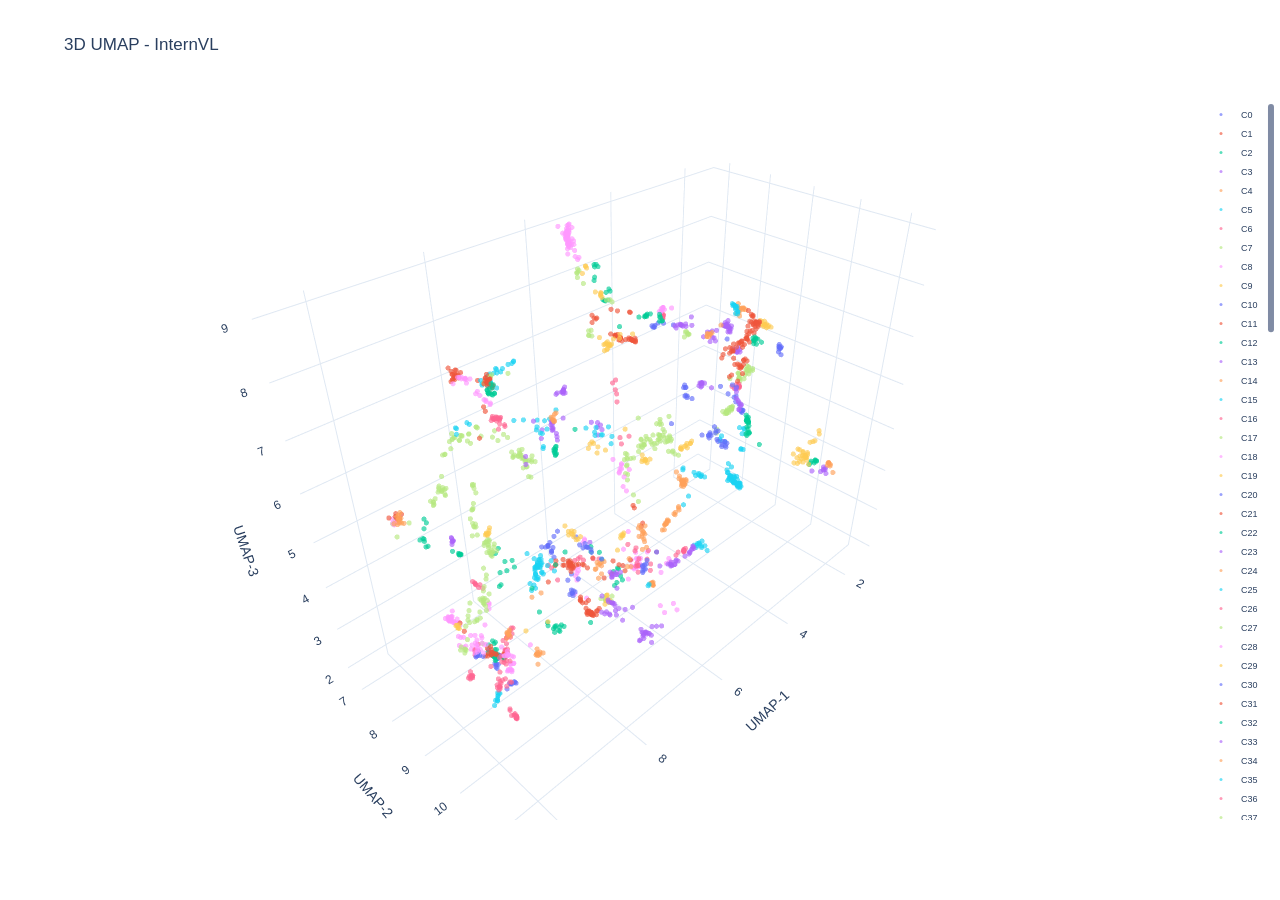
<file: umap_3d_no_noise_InternVL.html>
<html>
<head><meta charset="utf-8" /><style>html,body{width:100%;height:100%;margin:0;overflow:hidden}.plotly-graph-div{width:100%!important;height:100%!important}</style></head>
<body>
    <div>                        <script type="text/javascript">window.PlotlyConfig = {MathJaxConfig: 'local'};</script>
        <script charset="utf-8" src="https://cdn.plot.ly/plotly-2.32.0.min.js"></script>                <div id="a2270dc8-4390-49fc-a49d-de22e7e3df07" class="plotly-graph-div" style="height:100%; width:100%;"></div>            <script type="text/javascript">                                    window.PLOTLYENV=window.PLOTLYENV || {};                                    if (document.getElementById("a2270dc8-4390-49fc-a49d-de22e7e3df07")) {                    Plotly.newPlot(                        "a2270dc8-4390-49fc-a49d-de22e7e3df07",                        [{"customdata":[["People walking on a snowy path next to a train."],["Train moving alongside the walking people."],["Individuals continuing to walk as the train passes by."],["Train moving through a tunnel."],["People walking along a platform near a train."],["Train passing over a bridge."],["Train moving through a station platform."],["People walking along the platform near a train."],["Train stationary with people moving around it."],["Train passes by on the tracks."]],"hovertemplate":"cluster=C0\u003cbr\u003eevidence=%{customdata[0]}\u003cextra\u003e\u003c\u002fextra\u003e","marker":{"opacity":0.65,"size":3.0},"mode":"markers","name":"C0","x":[5.2054305,5.3126974,5.268914,5.088508,5.2758265,5.0751476,5.100981,5.248066,6.0653105,5.053483],"y":[9.765701,9.695408,9.678952,9.507713,9.713752,9.506901,9.479484,9.694328,10.088174,9.458346],"z":[6.701132,6.7655287,6.75209,6.7587366,6.727796,6.7580776,6.752937,6.7392454,6.741974,6.772486],"type":"scatter3d"},{"customdata":[["The scene is blurry and details are unclear."],["Blurry images due to low light conditions."],["Blurry view of a street with parked cars."],["The image is too blurred to identify any details."],["Blurred view of a bustling commercial street."],["Blurry images of a street with no visible activity."],["The scene is blurry and lacks clear details."],["Blurry image with heavy traffic and lights."],["The scene is blurry and low in resolution."]],"hovertemplate":"cluster=C1\u003cbr\u003eevidence=%{customdata[0]}\u003cextra\u003e\u003c\u002fextra\u003e","marker":{"opacity":0.65,"size":3.0},"mode":"markers","name":"C1","x":[5.3132186,5.1709785,4.5470505,5.206922,4.600966,4.8552723,5.2887993,4.7428446,5.234065],"y":[7.448944,7.4182253,7.642255,7.4377446,7.678624,7.4600205,7.4222775,7.510543,7.418465],"z":[7.3367105,7.363828,7.340112,7.36709,7.3759437,7.4419904,7.4599323,7.3906307,7.3843236],"type":"scatter3d"},{"customdata":[["Two people on a motorcycle fall off the bike."],["Two people fall off a motorcycle near a parked car."],["Two people fall off a yellow motorcycle."],["Two people fall off a bicycle on a street."],["Two people fall near a parked car."],["Two people fall off a motorcycle."],["Two people fall off a bicycle on the road."],["Two people fall on the road."],["Two people fall off a motorcycle on the road."],["Two motorcyclists fall off their bikes on the road."]],"hovertemplate":"cluster=C2\u003cbr\u003eevidence=%{customdata[0]}\u003cextra\u003e\u003c\u002fextra\u003e","marker":{"opacity":0.65,"size":3.0},"mode":"markers","name":"C2","x":[2.4492223,2.5476499,2.4840982,2.6272237,3.1702332,2.528132,2.6826766,2.6568563,2.5116298,2.536393],"y":[10.67296,10.689035,10.692228,10.656955,9.798906,10.689663,10.662764,10.670047,10.6723175,10.693026],"z":[4.491426,4.507416,4.522004,4.56788,4.80853,4.534591,4.521594,4.550213,4.5417237,4.5700703],"type":"scatter3d"},{"customdata":[["A person is sitting on a bench with a blue bag."],["A person is sitting on a bench in a store."],["Individual sitting on a bench."],["Person in black shirt sits on a bench."],["A person is sitting on a bench."],["Person sitting on a bench."],["Person sits on a bench."],["Individuals sitting on a bench."]],"hovertemplate":"cluster=C3\u003cbr\u003eevidence=%{customdata[0]}\u003cextra\u003e\u003c\u002fextra\u003e","marker":{"opacity":0.65,"size":3.0},"mode":"markers","name":"C3","x":[9.118399,9.165001,9.130402,9.111925,9.119971,9.118434,9.13764,7.1795025],"y":[8.08951,8.117699,8.082162,8.084313,8.0596075,8.049256,8.086064,9.564623],"z":[4.9323173,4.8979473,4.92635,4.922873,4.9643483,4.9735723,4.91633,6.803666],"type":"scatter3d"},{"customdata":[["Individuals are interacting closely near the ATM machines."],["Person in black shirt moves towards the ATM area aggressively."],["Person is interacting with an ATM in an unusual manner."],["Person appears to be struggling or tampering with the ATM."],["Person moves quickly away from the ATM after interaction."],["Person is bending over near the ATM machine."],["Person appears to be tampering with the ATM."],["Person is seen moving around the ATM area."],["Person briefly interacts with the ATM."],["Person walks away from the ATM."],["Person in red jacket interacts with ATM."],["Both individuals appear to be focused on the ATM screen."]],"hovertemplate":"cluster=C4\u003cbr\u003eevidence=%{customdata[0]}\u003cextra\u003e\u003c\u002fextra\u003e","marker":{"opacity":0.65,"size":3.0},"mode":"markers","name":"C4","x":[9.908867,9.93651,9.949602,9.916869,9.90904,9.924377,10.009117,9.930159,9.954418,9.814283,9.968511,9.903878],"y":[11.2145195,11.230153,11.255876,11.231842,11.26638,11.268859,11.341228,11.243978,11.275279,11.214568,11.258811,11.266244],"z":[5.3791113,5.3170676,5.346524,5.3313627,5.3241935,5.3163896,5.256435,5.3214025,5.3346095,5.228401,5.3420715,5.355462],"type":"scatter3d"},{"customdata":[["Two individuals walk towards the gas pumps."],["Two people approach the gas pump."],["Two people interact near the fuel pump."],["Person running across the gas station area."],["Person running towards the gas pump area."],["People walking past the gas pumps."],["A person walks towards the gas station."],["Person walking towards the gas pumps."],["A person is walking towards the gas station."]],"hovertemplate":"cluster=C5\u003cbr\u003eevidence=%{customdata[0]}\u003cextra\u003e\u003c\u002fextra\u003e","marker":{"opacity":0.65,"size":3.0},"mode":"markers","name":"C5","x":[2.9325576,2.8576648,2.9302025,4.705707,4.448751,2.8972383,2.8386457,2.9010193,2.784536],"y":[9.198629,9.18747,9.116507,9.2567835,9.156555,9.196747,9.134833,9.1732235,9.149681],"z":[4.6650677,4.738299,4.7704015,3.8789327,3.8939822,4.771714,4.223108,4.2605667,4.185055],"type":"scatter3d"},{"customdata":[["Person holding a gun in a store."],["Gun is pointed towards the floor."],["Person in a hoodie holding a gun at the counter."],["Gun being pointed towards the cashier at the store."],["Person holding a gun in an office."],["Person at the counter handling a gun."],["Gun pointed towards the counter."],["Individual points a gun at the counter."],["Gun is pointed towards the inside of the store."],["Person holding a gun inside a store."],["Gun pointed outward from inside a store."],["A person is holding a gun at a counter."],["Gun is pointed towards someone behind the counter."],["Person in a cap points a gun at others behind a counter."],["Gun pointed towards the cashier's head."],["A person is holding a gun inside a building."],["Gun is pointed towards someone inside the establishment."],["Individual approaches counter with a gun."],["Gun is pointed at the person behind the counter."],["Person in black clothing holding a weapon near a counter."]],"hovertemplate":"cluster=C6\u003cbr\u003eevidence=%{customdata[0]}\u003cextra\u003e\u003c\u002fextra\u003e","marker":{"opacity":0.65,"size":3.0},"mode":"markers","name":"C6","x":[10.321299,10.358838,10.299299,10.44927,10.329035,10.325209,10.36454,10.362621,10.362387,10.326901,10.354731,10.344481,10.368674,10.368143,10.389729,10.342764,10.3625345,10.352012,10.363117,10.319397],"y":[11.154628,11.2100315,10.976561,11.227611,11.159755,11.128621,11.201188,11.211367,11.206268,11.145684,11.186073,11.125805,11.213234,11.218157,11.20935,11.1842785,11.218531,11.205814,11.207543,11.006268],"z":[4.292715,4.331723,4.264725,4.4790907,4.302388,4.319787,4.3316875,4.3344464,4.3201494,4.2853847,4.3073225,4.3087034,4.333577,4.3397646,4.420904,4.2967963,4.322807,4.3344636,4.3348217,4.2766457],"type":"scatter3d"},{"customdata":[["Person in red hoodie appears agitated and confrontational."],["Person in red shirt is gesturing with their hands, possibly in distress."],["Person in red shirt appears agitated near the door."],["Person in orange shirt appears agitated and confrontational."],["Person in red shirt is gesturing aggressively."],["Person in black hoodie appears agitated and makes sudden movements."],["Person in red shirt appears agitated and confrontational."],["Person in yellow shirt appears agitated and confrontational."],["Individual in red appears agitated and moves around."]],"hovertemplate":"cluster=C7\u003cbr\u003eevidence=%{customdata[0]}\u003cextra\u003e\u003c\u002fextra\u003e","marker":{"opacity":0.65,"size":3.0},"mode":"markers","name":"C7","x":[8.096708,8.092913,8.03117,8.049554,8.087126,8.014326,8.074058,8.144732,8.081548],"y":[10.643071,10.647583,10.574131,10.598041,10.781575,10.569242,10.747721,10.592789,10.712617],"z":[4.664119,4.6829295,4.5386815,4.5704308,4.816433,4.6315627,4.6762786,4.672575,4.62892],"type":"scatter3d"},{"customdata":[["Person appears to be sneaking or hiding."],["Person in red hat appears to be sneaking around."],["Person in blue shirt appears to be sneaking around."],["The person in white shirt appears to be sneaking around."],["A person in a red hat is visible in the background."],["Person appears to be sneaking or hiding behind door."],["Person appears to be sneaking around."],["Person is seen crouching near the door."],["One person is crouching near a door."]],"hovertemplate":"cluster=C8\u003cbr\u003eevidence=%{customdata[0]}\u003cextra\u003e\u003c\u002fextra\u003e","marker":{"opacity":0.65,"size":3.0},"mode":"markers","name":"C8","x":[7.697542,7.839317,7.8178687,7.753223,7.94346,7.206736,7.7269573,7.141987,7.1469603],"y":[9.5681095,9.674533,9.6179285,9.585577,9.724938,9.134394,9.58802,9.107774,9.108198],"z":[4.399321,4.254505,4.296915,4.300053,4.043242,4.3572645,4.337172,4.3571925,4.3948846],"type":"scatter3d"},{"customdata":[["Person is seen running up the stairs quickly."],["Person is moving quickly down the stairs."],["Person walking down the staircase in the background."],["Person walking up the stairs."],["Person walking down the stairs."],["Person walking up the escalator steps."],["Escalator is stationary while person moves."],["Person appears to be ascending the escalator."],["Person in green shirt walks down the stairs."],["Person is walking down a spiral staircase."],["Person is climbing on the escalator steps."],["Person is moving upwards on the escalator."],["Person is near the top of the escalator."],["A person is seen walking down the stairs."]],"hovertemplate":"cluster=C9\u003cbr\u003eevidence=%{customdata[0]}\u003cextra\u003e\u003c\u002fextra\u003e","marker":{"opacity":0.65,"size":3.0},"mode":"markers","name":"C9","x":[6.5311317,7.4157248,7.251602,7.350574,7.3872976,6.819074,6.793602,6.8352494,7.4184594,7.3556986,6.8430276,6.8280907,6.812737,7.3815293],"y":[9.301363,10.003714,9.776798,9.875506,9.921563,9.738538,9.732285,9.711074,9.8953705,9.871044,9.706223,9.7264385,9.726827,9.985171],"z":[3.8759503,3.7223177,3.5801477,3.7047133,3.6845062,4.6506395,4.693159,4.6593513,3.557338,3.5775466,4.5971227,4.6420035,4.664859,3.6324193],"type":"scatter3d"},{"customdata":[["Aerial view of a city with buildings and streets."],["Aerial view of a complex with multiple buildings."],["Aerial view of a busy street with vehicles moving."],["People walking on a street with buildings on both sides."],["Aerial view of a city with buildings and roads."],["Buildings and roads are visible from an aerial view."],["Aerial view of a busy street with vehicles and buildings."],["Aerial view of a city with roads and buildings."],["Aerial view of a street with buildings on either side."],["Buildings line the street on both sides."]],"hovertemplate":"cluster=C10\u003cbr\u003eevidence=%{customdata[0]}\u003cextra\u003e\u003c\u002fextra\u003e","marker":{"opacity":0.65,"size":3.0},"mode":"markers","name":"C10","x":[4.545001,4.5602946,3.103951,4.4405656,4.603956,4.5942335,4.1286945,4.6158485,4.494081,4.4474025],"y":[8.250788,8.278337,8.781644,9.748003,8.271913,8.289395,8.328144,8.255821,8.293344,8.376174],"z":[7.266963,7.306256,6.68613,6.61342,7.2848716,7.284568,7.181726,7.3107824,7.3326035,7.3438387],"type":"scatter3d"},{"customdata":[["Person in white shirt walking towards the back of the store."],["Person in white shirt walking back towards the front of the store."],["Person in white shirt appears to be searching the store."],["Person in white shirt and cap enters the store."],["Person in white shirt opens the store door."],["Person in white shirt walks into the store."],["Person wearing a white hat walks through the store."],["Person in white shirt walks through the store."],["Person in white hat walks through the store."]],"hovertemplate":"cluster=C11\u003cbr\u003eevidence=%{customdata[0]}\u003cextra\u003e\u003c\u002fextra\u003e","marker":{"opacity":0.65,"size":3.0},"mode":"markers","name":"C11","x":[8.985131,8.963742,9.027332,8.95421,8.943203,9.049333,8.972446,9.029495,8.959745],"y":[9.003092,8.956296,9.062071,8.971462,9.030289,9.055596,8.954091,9.023256,8.957686],"z":[2.840816,2.7996533,2.8306966,2.8115902,2.8718126,2.7841127,2.699932,2.7923048,2.7712533],"type":"scatter3d"},{"customdata":[["The street appears calm and quiet."],["The scene appears calm and typical for a neighborhood."],["Street appears calm and quiet."],["The street appears empty except for the person."],["The street appears calm with no unusual activity."],["The street appears empty with no visible activity."],["The neighborhood appears calm and quiet."],["The scene appears calm and typical for a suburban area."],["The street is quiet with no unusual activity."],["The street is mostly empty with no unusual activity."],["The scene appears calm and typical for a residential area."],["The scene appears to be a residential area."],["The street appears quiet with no unusual activity."],["The environment appears calm and quiet."]],"hovertemplate":"cluster=C12\u003cbr\u003eevidence=%{customdata[0]}\u003cextra\u003e\u003c\u002fextra\u003e","marker":{"opacity":0.65,"size":3.0},"mode":"markers","name":"C12","x":[5.13986,5.2638144,5.139538,5.0996284,5.0767713,5.077499,5.240529,5.3299985,5.1186194,5.0380387,5.3546643,5.2700047,5.06849,5.359711],"y":[7.7099075,7.8224916,7.7412934,7.2965755,7.3753285,7.286589,7.745708,7.8219976,7.326086,7.2488136,7.8201017,8.1027355,7.32218,7.791857],"z":[8.003726,7.8771005,7.9743414,8.023375,8.298317,8.074509,7.9862537,7.882624,8.331207,8.2453985,7.893113,7.4700003,8.320102,7.90379],"type":"scatter3d"},{"customdata":[["Rain is visible on the road surface."],["The road appears wet, possibly from rain."],["Rainy street with vehicles passing by."],["Rainy weather with wet ground visible."],["Pedestrians and vehicles moving normally despite rain."],["The street is wet, possibly from rain."],["The street appears wet, possibly from rain."],["Cars and people moving on a rainy street."],["Wet ground indicates recent or ongoing rainfall."],["The street appears to be wet from rain."],["The road appears to be slippery or wet."],["Rainy street with colorful lights and a car driving by."],["Rain is visible on the street and sidewalk."],["The road appears wet, possibly indicating recent rain or a spill."]],"hovertemplate":"cluster=C13\u003cbr\u003eevidence=%{customdata[0]}\u003cextra\u003e\u003c\u002fextra\u003e","marker":{"opacity":0.65,"size":3.0},"mode":"markers","name":"C13","x":[3.9078462,3.8568044,3.6878827,3.9801266,3.6956127,3.8966901,3.9074,3.5352888,3.8804786,3.9079266,3.7439997,3.553081,3.9623992,3.7885659],"y":[8.239588,8.29089,8.39003,8.232011,8.692134,8.356745,8.318335,8.644465,8.271174,8.3122425,8.2987,8.254891,8.252564,8.324369],"z":[7.0719423,7.063284,7.039523,7.0784254,6.9183598,7.0838494,7.1090794,6.937113,7.086309,7.095571,7.006077,7.117768,7.0335865,7.0798354],"type":"scatter3d"},{"customdata":[["Person running across the parking lot."],["Person running across the crosswalk at night."],["Another person runs across the street."],["A person is seen running across the road."],["Person running across the street near parked car."],["Person runs across the street from the sidewalk."],["A person is running across the road."],["Person is running down the sidewalk."],["Person runs across the parking lot near the car."],["One person appears to be running across the parking lot."],["Person appears to be running across the street."],["Person runs across parking lot from left to right."],["A person is seen running across the street at night."],["A person is running alongside a car on the street."],["Person runs across the street."],["A person is running on the road."],["Person runs across the street quickly."],["A person is running across the street."]],"hovertemplate":"cluster=C14\u003cbr\u003eevidence=%{customdata[0]}\u003cextra\u003e\u003c\u002fextra\u003e","marker":{"opacity":0.65,"size":3.0},"mode":"markers","name":"C14","x":[4.914212,5.371891,5.2539587,5.1781516,4.973701,5.2820206,5.3025723,5.4060054,4.777225,4.9497557,5.255824,4.796101,5.294464,4.769519,5.263625,5.1991186,5.271907,5.2288585],"y":[9.239725,9.376285,9.341925,9.308866,9.256169,9.33092,9.321547,9.358148,9.194571,9.265617,9.306773,9.22964,9.318234,9.189307,9.334509,9.292071,9.314693,9.319121],"z":[3.7981803,3.7162628,3.8276873,3.779116,3.8040519,3.781019,3.7619903,3.7203631,3.8032165,3.776367,3.7817786,3.7885287,3.7645721,3.831,3.7786806,3.8084097,3.763574,3.8175008],"type":"scatter3d"},{"customdata":[["Two people are seen running across the street."],["People are running through a narrow alleyway."],["Two people are running down the street."],["Two people running on the street."],["People running down a narrow alleyway."],["Two people are running on a street."],["People running down a narrow street."],["People are running across the street."],["People are running down the street."],["People are running on the street, possibly in panic."]],"hovertemplate":"cluster=C15\u003cbr\u003eevidence=%{customdata[0]}\u003cextra\u003e\u003c\u002fextra\u003e","marker":{"opacity":0.65,"size":3.0},"mode":"markers","name":"C15","x":[5.711176,5.9692206,5.727174,5.707475,5.9496994,5.65034,5.8480277,5.6589446,5.760296,5.9548187],"y":[10.469225,10.2923355,10.473564,10.472183,10.269187,10.496203,10.428938,10.375458,10.455522,10.55381],"z":[5.710641,5.9248877,5.7271824,5.7444634,5.8679914,5.6849775,5.843189,5.6972585,5.763787,5.9005356],"type":"scatter3d"},{"customdata":[["A person in a pink shirt is interacting with the counter."],["Person in pink shirt handles items behind the counter."],["Person in pink shirt is working at the counter."],["Person in pink shirt is standing near the counter."],["Individual in pink is reaching towards the counter."],["Individual in pink shirt appears to be handling items on the floor."],["Person in pink shirt stands and sits at the counter."],["Person in pink shirt stands behind counter."],["Person in pink shirt working at the counter."],["A person is standing near a refrigerator in the background."],["Person in pink shirt is standing near a refrigerator."],["Person in pink shirt is interacting with the counter."]],"hovertemplate":"cluster=C16\u003cbr\u003eevidence=%{customdata[0]}\u003cextra\u003e\u003c\u002fextra\u003e","marker":{"opacity":0.65,"size":3.0},"mode":"markers","name":"C16","x":[10.172028,10.177119,10.2024765,10.177301,10.225975,9.889204,10.201436,10.226264,10.2053585,10.083837,10.193594,10.175091],"y":[9.842541,9.877987,9.877595,9.873571,9.836845,9.964149,9.866561,9.880745,9.835805,9.886094,9.914364,9.832436],"z":[3.9390533,3.9502826,3.9389591,3.916147,3.9206243,4.012334,3.9638054,3.930437,3.9452868,4.350038,4.013537,4.0155616],"type":"scatter3d"},{"customdata":[["The room is dimly lit, and the scene appears to be monitored by a camera."],["The scene is in a dimly lit indoor area."],["The scene appears static and undisturbed."],["The scene is static with no significant changes."],["The scene remains static with no visible people."],["The view is static with no visible movement."],["The scene appears to be indoors with no visible movement."],["The scene is static with no visible movement."],["The scene appears static with no observable movement."],["Lighting conditions are dim with glare."],["The setting appears to be indoors with dim lighting."],["Lighting is dim, suggesting it might be nighttime."]],"hovertemplate":"cluster=C17\u003cbr\u003eevidence=%{customdata[0]}\u003cextra\u003e\u003c\u002fextra\u003e","marker":{"opacity":0.65,"size":3.0},"mode":"markers","name":"C17","x":[5.523599,5.454064,5.428277,5.4523077,5.40587,5.438962,5.448436,5.406764,5.4529247,5.193514,5.2954907,5.263432],"y":[7.5764847,7.5144544,7.376452,7.2698917,7.2155414,7.225638,7.25113,7.248315,7.2575455,7.2852077,7.4088354,7.2936316],"z":[7.2024927,7.1565247,8.0933695,8.281317,8.303954,8.245109,8.171502,8.287415,8.259268,7.0819273,7.0454135,7.0983596],"type":"scatter3d"},{"customdata":[["No unusual or abnormal activity observed."],["No unusual activity or movement detected."],["No unusual activity observed."],["No unusual activity observed in the frames."],["No unusual or harmful activity is observed."],["No unusual or unsafe activities observed."],["No unusual or harmful activities observed."],["No unusual activity is visible."],["No unusual activity is visible in the frames."],["No visible movement or unusual activity detected."],["No unusual activity is observed."],["No unusual or abnormal activity is visible."],["No visible movement or activity detected."],["No unusual or harmful activity is visible."],["No visible movement or unusual activity."],["No unusual activity is visible in the scene."],["No human activity is observed."],["No unusual activity is observed in the scene."],["No unusual activity is observed in the video."],["No unusual or abnormal activity visible."],["No unusual activity observed in the neighborhood."],["No unusual activity or abnormal event is observed."],["No unusual activity or movement observed."],["No visible movement or unusual activity is observed."],["No unusual or abnormal activities are visible."],["No unusual or harmful activities are visible."],["No unusual or abnormal activities observed."],["No unusual activity observed in the video."],["No unusual activity is observed in the room."],["No people are visible in the scene."],["No discernible activity or interaction observed."],["No people or unusual activity are visible."],["No other significant activity is observed."],["There is no unusual or abnormal activity visible."],["No unusual or harmful actions are visible."],["No unusual or suspicious activities observed"],["No unusual activity observed in the scene."],["No unusual or abnormal activities are observed."],["No unusual activity is observed in the frames."],["No visible unusual or abnormal activity."],["General activity with no unusual events observed."],["No visible movement or interaction between objects."],["No visible activity or people present."],["No visible unusual or abnormal activity is occurring."],["No unusual or unsafe activities are visible."],["No unusual activity or movement is observed."],["No unusual or abnormal activity is observed."],["No distinguishable objects or people are present."],["No unusual incidents or accidents are visible."],["No unusual or harmful activities are visible in the frames."],["No visible unusual activity or movement."],["No movement or unusual activity is observed."],["No unusual activity or movement is visible."],["No movement or unusual activity observed."],["No unusual activity or events are visible."]],"hovertemplate":"cluster=C18\u003cbr\u003eevidence=%{customdata[0]}\u003cextra\u003e\u003c\u002fextra\u003e","marker":{"opacity":0.65,"size":3.0},"mode":"markers","name":"C18","x":[5.3360677,5.3712196,5.3235006,5.313828,5.285361,5.2672696,5.2796297,5.331724,5.291986,5.3431864,5.3749776,5.301571,5.341401,5.282344,5.3805566,5.273408,5.323987,5.31385,5.378364,5.3082423,5.294051,5.3207192,5.3150287,5.3859262,5.27145,5.218868,5.2935305,5.3539433,5.3610835,5.24475,5.3825536,5.274846,5.3344426,5.2670155,5.224052,5.2985573,5.330554,5.3033066,5.31616,5.308077,5.4058914,5.445633,5.3144317,5.321216,5.2688756,5.372973,5.334023,5.303212,5.224959,5.2307,5.3452992,5.433869,5.3199034,5.3550034,5.3567553],"y":[6.845044,6.905921,6.8829823,6.8644686,6.8448615,6.856209,6.8750334,6.9146233,6.878606,6.982683,6.8953724,6.867546,6.89955,6.883792,6.970401,6.9896946,6.931735,6.9413404,6.8318763,6.874465,7.011439,6.848004,6.901513,6.9863906,6.8167777,6.8236837,6.839034,6.8663974,6.9449515,7.078843,6.951251,7.007529,6.882146,6.941689,6.8097863,6.843272,6.9600606,6.8524632,6.885073,6.8760886,6.7438717,7.018744,7.0610847,6.8850136,6.877267,6.9088173,6.865681,7.108836,6.781098,6.906626,6.9343257,7.006609,6.9866595,6.913906,6.9526443],"z":[8.814767,8.734583,8.774978,8.82584,8.860706,8.901175,8.862062,8.764868,8.802199,8.608588,8.755402,8.803384,8.658386,8.837111,8.642482,8.707449,8.639888,8.710697,8.83349,8.810513,8.655456,8.821315,8.702871,8.633683,8.883256,8.951418,8.85217,8.778615,8.702755,8.427528,8.67059,8.5427475,8.775337,8.733618,8.936221,8.831552,8.666689,8.838895,8.806781,8.776022,8.938296,8.532154,8.458392,8.76185,8.872417,8.774106,8.806822,8.417067,8.91777,8.914861,8.69224,8.619857,8.653837,8.719971,8.684818],"type":"scatter3d"},{"customdata":[["The scene appears calm and routine."],["The scene appears calm and ordinary."],["The scene appears calm and static."],["The scene appears calm and undisturbed."],["The scene is calm with no unusual activity."],["The scene appears calm with no unusual activity."],["The scene appears calm with no unusual activity observed."],["The scene appears calm with no visible movement."],["Surroundings appear calm and undisturbed."],["The scene appears calm and stationary."]],"hovertemplate":"cluster=C19\u003cbr\u003eevidence=%{customdata[0]}\u003cextra\u003e\u003c\u002fextra\u003e","marker":{"opacity":0.65,"size":3.0},"mode":"markers","name":"C19","x":[5.3355937,5.334819,5.385482,5.307099,5.3198347,5.3181734,5.322054,5.424698,5.336072,5.351432],"y":[7.741793,7.700198,7.6301436,7.683518,7.321295,7.3495655,7.3331304,7.35629,7.716677,7.7288322],"z":[7.9214597,7.9616327,8.002366,7.981791,8.361335,8.336131,8.365303,8.270323,7.9880652,7.9508166],"type":"scatter3d"},{"customdata":[["Person in black jacket is running through the store."],["Person in striped shirt appears to be running through the store."],["Person in dark clothing runs through the store."],["Person is seen running through the store."],["Person is seen running through the store aisle."],["Person is running through the store aisle."],["Person in dark clothing walks through the store."],["Person running through a store aisle."],["Person in black clothing is running through the store."],["Person in dark clothing appears to be taking items from a store."],["Person in dark clothing walks through a store aisle."],["Person is seen running through the store with a shopping cart."],["Person in black jacket appears to be running through the store."],["Person in dark clothing is inside a store."]],"hovertemplate":"cluster=C20\u003cbr\u003eevidence=%{customdata[0]}\u003cextra\u003e\u003c\u002fextra\u003e","marker":{"opacity":0.65,"size":3.0},"mode":"markers","name":"C20","x":[8.93918,8.964655,8.997258,9.03007,9.010608,9.043773,9.070747,9.012967,8.900687,9.155843,9.122278,9.044632,8.907437,9.176025],"y":[8.710785,8.731034,8.739955,8.753277,8.745335,8.768966,8.833116,8.800284,8.720603,8.883672,8.870244,8.798903,8.692806,8.80936],"z":[2.455632,2.493606,2.510679,2.3830857,2.388488,2.3536892,2.735333,2.4270947,2.5040166,2.911032,2.5914602,2.347027,2.5025697,2.940228],"type":"scatter3d"},{"customdata":[["Vehicle appears stationary amidst the bright light and smoke."],["Smoke is visible near the flame."],["Smoke is rising from the burning car."],["Smoke is visible near a door."],["Smoke is dense and obscures the view."],["White vehicle is surrounded by smoke."],["Smoke obscures visibility of the area."],["Smoke rising from the burning vehicle."],["Visibility is reduced due to smoke and dust."],["Flames and smoke are visible near the building."],["Vehicles are moving around the smoke."],["Smoke persists as vehicles continue to pass by."],["Smoke or dust appears near the car."],["Smoke appears near the building's tower."],["Smoke or dust is visible in the area."],["Visibility is reduced due to the dust or smoke."],["Fire and smoke emerge from the gas station area."],["Smoke rising from a vehicle."],["Fire visible near the building."],["Smoke obscuring the view of the surroundings."],["Bright lights and smoke obscure the view."],["Bright lights and smoke are visible."],["Smoke or dust is visible near the person and cars."],["Large fire with smoke in the background."],["Buildings and structures are visible near the fire."],["Smoke and flames are visible from the vehicle."],["Smoke is visible in the background."],["Vehicle emitting smoke near gas station."],["Smoke obscuring the area around the vehicle."],["Visibility decreases due to smoke"],["Visibility is reduced due to smoke or mist."]],"hovertemplate":"cluster=C21\u003cbr\u003eevidence=%{customdata[0]}\u003cextra\u003e\u003c\u002fextra\u003e","marker":{"opacity":0.65,"size":3.0},"mode":"markers","name":"C21","x":[3.706848,3.968311,3.7375078,3.966134,4.114828,3.7445884,4.0793414,3.7464018,4.081337,3.976491,3.7269719,3.808787,3.7662284,3.948523,3.981799,4.0661016,3.7001276,3.7862148,4.0174875,3.9244926,4.268482,4.103118,3.862675,3.9617796,4.0516114,3.6986907,3.9777715,3.6938417,3.7785156,4.083885,4.0977387],"y":[6.9360604,6.8304167,6.8742256,6.7431273,6.784639,6.8897586,6.7645454,6.9003134,6.7762923,6.7969155,6.918034,6.92109,6.8976574,6.7661343,6.785661,6.7654066,6.946444,6.844987,6.8224015,6.742547,6.825682,6.8437557,6.8272114,6.783674,6.8782234,6.9456844,6.7695327,6.924836,6.8355403,6.757632,6.7822876],"z":[6.250584,6.2497444,6.202689,6.2387424,6.4105215,6.2087398,6.380894,6.199486,6.38664,6.3204937,6.1960993,6.273194,6.2309966,6.2815213,6.272717,6.370638,6.1700354,6.2199383,6.3406343,6.268377,6.50755,6.4433722,6.236649,6.283469,6.363476,6.2060366,6.29586,6.1692243,6.247313,6.381512,6.387075],"type":"scatter3d"},{"customdata":[["Person on the floor remains motionless throughout the frames."],["Person remains on the ground for several frames."],["Person remains on the floor across multiple frames."],["Person remains seated throughout the frames."],["Person remains in the same position throughout the frames."],["The object remains stationary for a few frames."],["Person remains stationary throughout the frames."],["Person remains on the floor in subsequent frames."]],"hovertemplate":"cluster=C22\u003cbr\u003eevidence=%{customdata[0]}\u003cextra\u003e\u003c\u002fextra\u003e","marker":{"opacity":0.65,"size":3.0},"mode":"markers","name":"C22","x":[7.3196516,7.1212683,7.272351,7.0621114,7.1443086,6.8386836,7.061796,7.1878276],"y":[10.038773,9.984968,10.0456915,9.873077,9.828069,8.629115,9.84586,10.093323],"z":[4.0289974,4.080734,4.0704384,4.138197,4.094811,6.3161087,4.135449,4.106618],"type":"scatter3d"},{"customdata":[["Person falls off a motorcycle onto the ground."],["One person gets off the motorcycle."],["Person on motorcycle falls off and stands up."],["Person on motorcycle falls off and lies on ground."],["Person gets off the motorcycle after it falls."],["Person falls near the motorcycle."],["Person falls off a motorcycle on the street."],["Person falls off a motorcycle."]],"hovertemplate":"cluster=C23\u003cbr\u003eevidence=%{customdata[0]}\u003cextra\u003e\u003c\u002fextra\u003e","marker":{"opacity":0.65,"size":3.0},"mode":"markers","name":"C23","x":[2.2504797,2.2498639,2.1746783,2.203243,2.241374,2.1645124,2.2400155,2.2026846],"y":[10.804976,10.48763,10.734265,10.746674,10.677613,10.683963,10.738357,10.70594],"z":[4.1584806,4.055333,4.21572,4.200073,4.1327224,4.209862,4.2003284,4.1759667],"type":"scatter3d"},{"customdata":[["Motorcycle lies on the ground near the fallen person."],["Motorcycle falls to the ground near a pole."],["Motorcycle falls onto the pavement."],["Motorcycle falls to the ground after the fall."],["Motorcycle falls to the ground after the crash."],["Motorcycle is lying on the ground."],["The motorcycle lies on the ground after the incident."],["Motorcycle falls to the ground."],["Motorcycle falls to the ground near the gate."]],"hovertemplate":"cluster=C24\u003cbr\u003eevidence=%{customdata[0]}\u003cextra\u003e\u003c\u002fextra\u003e","marker":{"opacity":0.65,"size":3.0},"mode":"markers","name":"C24","x":[2.1480975,2.1190383,2.1363027,2.1172018,2.13957,2.118209,2.1158657,2.1112652,2.1558962],"y":[10.7520075,10.757709,10.764231,10.762947,10.807513,10.744417,10.795705,10.760089,10.900715],"z":[4.280262,4.3190265,4.3451962,4.3183722,4.2858095,4.320261,4.3021326,4.304519,4.180637],"type":"scatter3d"},{"customdata":[["Person approaches a bicycle on the street."],["A person on a bicycle approaches the scene."],["Person riding a bicycle on the sidewalk."],["A person is riding a bicycle on the sidewalk."],["A person on a bicycle crosses the street."],["A person is seen riding a bicycle through the corridor."],["A person riding a bicycle on the sidewalk."],["A person riding a bicycle on the street."],["Person riding a bicycle on the street."],["Person riding a bicycle down a narrow corridor."],["Person on a bicycle approaches and passes through the corridor."]],"hovertemplate":"cluster=C25\u003cbr\u003eevidence=%{customdata[0]}\u003cextra\u003e\u003c\u002fextra\u003e","marker":{"opacity":0.65,"size":3.0},"mode":"markers","name":"C25","x":[4.681623,4.6838975,4.588227,4.68695,4.7629237,4.7200594,4.683034,4.570261,4.567924,4.7527566,4.7004523],"y":[9.687919,9.68363,9.819108,9.756793,9.627266,9.672823,9.741107,9.738366,9.657973,9.67428,9.641088],"z":[3.1286318,3.15582,2.987095,3.082308,3.1115172,3.1546676,3.113619,3.047293,3.118561,3.0796306,3.0725784],"type":"scatter3d"},{"customdata":[["Person in white shirt exits the store."],["One person exits the store after a brief interaction."],["Person in red shirt with 'CRB' on back is in the store."],["A person is seen closing the store's door."],["A person exits the store after closing the door."],["Person in white shirt and cap exits the store."],["Person in a hat exits the store quickly."],["Person in red shirt and hat enters the store."],["Person in red shirt exits the store after interaction."],["Person in red shirt appears to be a store employee."],["Person in red shirt enters the store."],["Person in red cap exits the store quickly."],["Person in red shirt and cap exits the store."],["Person in red shirt enters and exits the store."],["Person exits the frame after picking up an item."],["Person exits the store after a brief moment inside."],["Person in red shirt browsing items in a store."],["Person exits the store after picking up the item."]],"hovertemplate":"cluster=C26\u003cbr\u003eevidence=%{customdata[0]}\u003cextra\u003e\u003c\u002fextra\u003e","marker":{"opacity":0.65,"size":3.0},"mode":"markers","name":"C26","x":[8.635246,8.50756,8.997221,8.465054,8.498238,8.602024,8.64671,8.946192,8.604342,8.943109,8.961579,8.619661,8.680657,8.715321,7.255505,8.55687,8.978351,8.439495],"y":[8.676253,8.545155,9.056634,8.573978,8.574925,8.663539,8.6049595,8.984969,8.579058,9.04151,8.985742,8.606399,8.65045,8.687211,8.430775,8.549353,9.049407,8.486138],"z":[2.7883964,2.7181423,2.985299,2.7706058,2.647661,2.7023506,2.6766303,2.8609345,2.7110026,2.9511714,2.903683,2.6820655,2.7311342,2.6408916,3.0477316,2.643965,2.9521437,2.689622],"type":"scatter3d"},{"customdata":[["The scene appears to be a typical parking lot."],["The scene appears to be a typical parking area."],["The scene appears calm and typical for a parking area."],["The parking lot appears to be in normal use."],["The scene appears calm and typical for a parking lot."],["The parking lot appears to be in use."],["The parking lot appears to be in a normal state."],["The scene appears calm and typical for a park."],["The scene appears to be a normal parking area."],["The scene appears to be a parking lot or driveway."]],"hovertemplate":"cluster=C27\u003cbr\u003eevidence=%{customdata[0]}\u003cextra\u003e\u003c\u002fextra\u003e","marker":{"opacity":0.65,"size":3.0},"mode":"markers","name":"C27","x":[2.8531113,2.9837587,5.1981416,2.8989666,5.146197,2.894674,2.8419847,5.2927322,2.9460528,2.9950705],"y":[7.6174955,7.6289225,7.796431,7.61175,7.796415,7.6254954,7.585994,7.8065495,7.626551,7.6189075],"z":[6.277434,6.3818293,7.8514986,6.313313,7.7943835,6.283754,6.2703714,7.8793006,6.371096,6.267989],"type":"scatter3d"},{"customdata":[["Another person standing near the person on the floor."],["Another person approaches and interacts with the person on the floor."],["One person is lying on the floor while another stands nearby."],["Two people standing nearby the person on the ground."],["People are gathered around a person on the ground."],["Individuals are gesturing and pointing towards the person on the floor."],["Individuals gather around the person on the ground."],["Third person approaching the person on the floor."],["Third person approaching the scene of the person on the floor."],["Individuals move around the person on the floor in the room."],["One person is on the floor, another is standing."],["Individuals are gathered around a person on the floor."],["Person in dark clothing approaches another person."],["Person is on the ground near a group of people."],["Individuals are gathered around a person lying on the ground."],["Group of people gathering around a person on the ground."],["Individuals are walking and interacting with objects on the floor."],["Two people are on the ground, one standing nearby."],["Person is lying on the floor, others are standing nearby."],["Individuals are approaching the person on the floor."],["Another person is attending to the person on the floor."],["A person is lying motionless while others gather around."],["Multiple people gather around the person on the floor."],["Individuals appear to assist the person on the floor."],["Individuals appear to be assisting or confronting the person on the floor."],["Individuals reach out towards the person on the floor."],["Person on the floor is being assisted by others."],["Individuals appear to be interacting on the floor."],["Another person in dark clothing approaches from behind."],["One person is on the floor, another is standing over them."],["Person in dark clothing approaches another person on the floor."],["Individuals gathering around the person on the ground."]],"hovertemplate":"cluster=C28\u003cbr\u003eevidence=%{customdata[0]}\u003cextra\u003e\u003c\u002fextra\u003e","marker":{"opacity":0.65,"size":3.0},"mode":"markers","name":"C28","x":[7.366353,7.3638926,7.2187843,7.327813,6.9331665,7.278242,6.965999,7.288981,7.346554,7.2934103,7.362484,7.3084674,7.3606615,7.0547185,7.0048246,6.9228206,7.0823874,7.3203406,7.2111053,7.259059,7.3485174,6.95299,7.3039165,7.371749,7.3100657,7.1737576,7.511749,7.2509274,7.3715014,7.3789487,7.3439016,6.9328637],"y":[10.549259,10.605292,11.00451,10.26661,10.951609,10.571077,10.881665,10.592195,10.600379,10.509212,10.596867,10.556105,10.709642,10.851612,11.099761,10.928911,10.09015,10.436494,11.095862,10.588692,10.577911,11.137339,10.6008415,10.496506,10.543169,10.653458,10.561408,10.299012,10.518064,10.5556135,10.626454,10.900306],"z":[4.766817,4.893834,4.1605186,4.986829,4.843095,4.953089,4.843545,4.865102,4.84879,5.047435,4.81295,4.933537,4.913599,4.684271,4.1270127,4.88019,5.94426,4.861214,4.062743,4.9449425,4.8385115,3.9722857,4.8334084,4.802282,4.9543524,5.071846,4.646955,5.3322945,4.7765875,4.8032274,4.852254,4.935767],"type":"scatter3d"},{"customdata":[["People walking down a hallway."],["People walking down a school hallway."],["People are standing and walking in a hallway."],["People are walking down a hallway."],["People walking down a hallway in an orderly manner."],["People walking through a hallway."],["Students walking down the hallway"],["People are walking through a hallway."],["Individuals are walking along the hallway."]],"hovertemplate":"cluster=C29\u003cbr\u003eevidence=%{customdata[0]}\u003cextra\u003e\u003c\u002fextra\u003e","marker":{"opacity":0.65,"size":3.0},"mode":"markers","name":"C29","x":[6.196578,6.253417,6.206167,6.1660066,6.198403,6.256717,6.210917,6.2437983,6.2057495],"y":[9.690258,9.629315,9.665301,9.724898,9.653062,9.64188,9.652148,9.614592,9.654638],"z":[5.842358,5.998471,5.878694,5.9176235,5.8951635,5.91516,5.8646755,5.853927,5.895837],"type":"scatter3d"},{"customdata":[["A person is pushing a shopping cart down the aisle."],["A person is pushing a shopping cart towards the checkout area."],["A person is pushing a shopping cart."],["A person is seen pushing a cart."],["A person pushing a cart with items."],["A person is seen pushing a shopping cart through the entrance."],["A person is pushing a cleaning cart."],["Person pushing a shopping cart quickly across the store."]],"hovertemplate":"cluster=C30\u003cbr\u003eevidence=%{customdata[0]}\u003cextra\u003e\u003c\u002fextra\u003e","marker":{"opacity":0.65,"size":3.0},"mode":"markers","name":"C30","x":[9.177568,9.129144,9.115675,9.102825,9.085973,9.118472,9.071173,9.107163],"y":[9.240826,9.266327,9.290568,9.388235,9.348878,9.285427,9.374777,9.300155],"z":[2.2828784,2.4114983,2.419777,2.5146403,2.484459,2.399462,2.4588394,2.4027457],"type":"scatter3d"},{"customdata":[["Person in white is being restrained by the person in dark clothing."],["Another person appears to be resisting."],["Individuals appear to be restraining or detaining someone."],["Individuals are seen restraining and pushing each other."],["Another person appears to be assisting or restraining them."],["People are pushing and shoving each other."],["A person is being restrained by another person."],["Person in blue is being restrained by multiple individuals."],["The person in white appears to be restrained by others."],["Individuals appear to be assisting or restraining someone."],["Person in purple is being restrained by another person."]],"hovertemplate":"cluster=C31\u003cbr\u003eevidence=%{customdata[0]}\u003cextra\u003e\u003c\u002fextra\u003e","marker":{"opacity":0.65,"size":3.0},"mode":"markers","name":"C31","x":[7.8937044,7.7898593,7.4062257,7.431716,7.6095195,7.4382305,7.703758,7.738585,7.858443,7.4216275,7.8765965],"y":[10.574569,10.7694435,10.585116,10.763299,10.704925,10.79607,10.636715,10.451489,10.365994,10.576366,10.727624],"z":[5.0154757,5.1442704,6.060891,5.8168173,5.209895,5.9010844,5.108923,5.1137743,4.773318,6.11047,5.2957187],"type":"scatter3d"},{"customdata":[["Person is interacting with a control panel."],["Person appears to be interacting with a machine or control panel."],["Person appears to be working or using a computer."],["Person is interacting with a machine."],["Person is standing near the machine."],["Person appears to be working on a laptop."],["Person using a laptop in a cluttered workspace."],["Person is handling a laptop on a table."],["Person is using a laptop in a public area."],["Person standing near the machines."],["Person sitting at a table with a laptop."],["The person appears to be working on a computer."],["Person is using a laptop on a table."],["Person appears to be using a laptop."]],"hovertemplate":"cluster=C32\u003cbr\u003eevidence=%{customdata[0]}\u003cextra\u003e\u003c\u002fextra\u003e","marker":{"opacity":0.65,"size":3.0},"mode":"markers","name":"C32","x":[8.875451,8.925534,9.618999,8.795738,9.1907215,9.616304,9.637709,9.45244,9.590796,9.156158,9.430045,9.659328,9.517754,9.607367],"y":[8.912872,8.8964205,8.157118,8.893419,9.395541,8.065078,7.964887,7.926166,8.017056,9.3937,7.828803,8.16241,7.9392323,8.012326],"z":[5.0154114,5.0282884,5.1598325,5.062914,4.833907,5.203143,5.185476,5.412004,5.210044,4.8421993,5.4195375,5.176744,5.33486,5.2261105],"type":"scatter3d"},{"customdata":[["Various booths and displays are set up in the background."],["Individuals standing and interacting near booths."],["Individuals are interacting and moving around booths."],["Individuals are interacting with various booths and displays."],["There are booths and banners in the background."],["Various booths and displays are visible."],["Individuals interacting with booth representatives."],["Individuals are interacting and sitting at booths."]],"hovertemplate":"cluster=C33\u003cbr\u003eevidence=%{customdata[0]}\u003cextra\u003e\u003c\u002fextra\u003e","marker":{"opacity":0.65,"size":3.0},"mode":"markers","name":"C33","x":[7.7044663,7.3445783,7.345884,7.478114,7.557315,7.764534,7.4038467,7.3840218],"y":[9.263854,9.836887,9.805547,9.750113,9.274155,9.313349,9.804777,9.785026],"z":[7.654616,7.106627,7.1739407,7.2572637,7.5979967,7.6786447,7.160812,7.2244315],"type":"scatter3d"},{"customdata":[["Person walking on sidewalk."],["A person is seen walking on the sidewalk."],["Person walking on the sidewalk."],["A person is walking on the sidewalk."],["A person walking on the sidewalk."],["Person walking along the sidewalk."],["Person is walking on the sidewalk."],["A person is walking along the sidewalk."],["Pedestrian is walking on the sidewalk."],["A person walks down the sidewalk."],["A person walks on the sidewalk."],["Person walking down the sidewalk."]],"hovertemplate":"cluster=C34\u003cbr\u003eevidence=%{customdata[0]}\u003cextra\u003e\u003c\u002fextra\u003e","marker":{"opacity":0.65,"size":3.0},"mode":"markers","name":"C34","x":[6.0277205,6.012372,6.014497,6.0005445,6.0035763,5.9884133,6.000927,6.018643,5.9877353,6.0324807,5.9984984,5.99837],"y":[9.67394,9.686605,9.705092,9.6745615,9.685078,9.688607,9.696771,9.666096,9.698747,9.674895,9.682855,9.666731],"z":[2.9599123,2.987236,2.957892,2.966143,2.9669557,2.983625,2.9241812,2.962999,2.9128108,2.9714463,2.9382572,2.9598708],"type":"scatter3d"},{"customdata":[["A person walking past with a bag."],["One person is holding an object resembling a weapon."],["One person carrying a large object on their shoulder."],["Individual appears to be carrying a bag or object."],["Person appears to be carrying something in their hands."],["Person walking on the sidewalk with a bag."],["A person walking on the sidewalk with a bag."],["Person is holding a white object in their hands."],["Person carrying a black bag walks by."],["Person appears to be carrying a large object."],["A person is carrying a bag while walking."],["Person appears to be carrying something."],["Individual appears to be carrying a large item."],["Person is holding something in hand."],["A person is holding a long object, possibly a weapon."]],"hovertemplate":"cluster=C35\u003cbr\u003eevidence=%{customdata[0]}\u003cextra\u003e\u003c\u002fextra\u003e","marker":{"opacity":0.65,"size":3.0},"mode":"markers","name":"C35","x":[8.273887,8.444512,8.419551,8.49033,8.471784,6.0702395,6.082165,8.416929,8.297433,8.304288,8.366164,8.449886,8.4454775,8.532557,8.5057335],"y":[9.056928,9.562501,9.386021,9.246668,9.44485,9.666899,9.655248,9.484059,9.126049,9.350598,9.102582,9.377437,9.317773,9.478803,9.436981],"z":[4.019798,4.7166414,4.5021143,4.3243246,4.53853,2.9721591,2.9358773,4.675237,4.008758,4.5277996,3.9879513,4.486994,4.4749455,4.6872454,4.6774883],"type":"scatter3d"},{"customdata":[["Another person stands nearby, seemingly observing the actions."],["Another person is standing nearby."],["Another person is standing nearby with a device."],["Another person standing and moving around."],["Another person standing nearby observing."],["Another person stands nearby, observing the situation."],["Another person is standing up."],["Another person is standing nearby holding something."]],"hovertemplate":"cluster=C36\u003cbr\u003eevidence=%{customdata[0]}\u003cextra\u003e\u003c\u002fextra\u003e","marker":{"opacity":0.65,"size":3.0},"mode":"markers","name":"C36","x":[7.7836647,7.8393445,8.331816,7.562569,7.87271,7.80177,7.7141123,8.318958],"y":[9.797175,9.730951,9.566634,9.926338,9.677467,9.739228,9.958871,9.627349],"z":[4.7419,4.7655087,4.8347487,4.707882,4.712421,4.7807727,4.831474,4.8075576],"type":"scatter3d"},{"customdata":[["A white car passes by a parked black car."],["White car driving past the camera."],["A white car passing by."],["A white car is driving past parked cars."],["A white car and a blue car pass by."],["A white truck drives past parked cars."],["White car driving past parked cars."],["A white car is passing by the parked cars."],["A white car is driving towards the camera."],["A white car drives past parked cars."],["A white vehicle passes through the intersection."],["A white van drives past the parked car."]],"hovertemplate":"cluster=C37\u003cbr\u003eevidence=%{customdata[0]}\u003cextra\u003e\u003c\u002fextra\u003e","marker":{"opacity":0.65,"size":3.0},"mode":"markers","name":"C37","x":[1.790532,1.7426963,1.7378649,1.6327004,1.7775197,1.5646983,1.8184857,1.6548692,1.7913905,1.6345557,1.7442365,1.5199361],"y":[8.180283,8.121998,8.105665,8.006106,8.167945,8.206462,7.9335227,8.015579,8.143477,8.03902,8.246057,8.093252],"z":[5.0545373,5.032842,5.0027394,5.0423474,4.9810915,5.2604,4.9661665,5.066979,5.0479083,5.0321503,5.0578737,4.9952736],"type":"scatter3d"},{"customdata":[["The person in black jacket appears to be grabbing items from the counter."],["Person in red jacket stands near the counter."],["Person in blue jacket takes items from the counter."],["Person in blue jacket leaves the counter with items."],["Person in red jacket walks through the counter area."],["Person in black jacket points towards the counter."],["Person in black jacket is at the counter."],["Person in black jacket takes items from the counter."],["Person in red jacket interacts with the counter."],["Person in black jacket stands near the counter."],["A person in a red jacket is standing nearby."],["Person in red shirt is standing near the door."],["Person in red jacket stands near the door."]],"hovertemplate":"cluster=C38\u003cbr\u003eevidence=%{customdata[0]}\u003cextra\u003e\u003c\u002fextra\u003e","marker":{"opacity":0.65,"size":3.0},"mode":"markers","name":"C38","x":[9.971554,9.768405,9.704214,9.680692,9.507182,9.99882,10.079004,9.981652,9.762223,10.053037,7.7941356,7.613962,7.636031],"y":[9.346786,9.661713,8.604121,8.679058,9.508265,9.433875,9.45486,9.296594,9.605709,9.5993595,9.850289,9.31748,9.391463],"z":[4.2425947,4.1657543,3.931834,3.8689485,3.6259003,4.105484,4.2301807,4.238605,4.3188543,4.3054614,3.9287457,4.168253,4.1915536],"type":"scatter3d"},{"customdata":[["Person approaches a motorcycle, interacts with it."],["Another person on a motorcycle approaches from the opposite direction."],["Person walks towards the motorcycle."],["A person on a motorcycle stops next to a silver car."],["They interact near the motorcycle."],["One person stands near a motorcycle on the street."],["Another person on a motorcycle approaches the scene."],["Person on a motorcycle stops near a parked car."],["Individuals react as the motorcycle approaches."],["There is a person on a motorcycle."],["A person in white is interacting with a motorcycle."],["A person is standing near a motorcycle."],["Person standing near a motorcycle in a garage."],["Person appears to be inspecting or interacting with the motorcycle."],["Motorcycle is parked nearby with people around."],["A person walks towards a parked motorcycle."],["Person standing near a counter with a motorcycle in the background."],["Person on a motorcycle is very close to a truck."],["People seem to be interacting near the motorcycle."],["A person on a motorcycle approaches the parked car."],["The person on the motorcycle seems to be attempting a maneuver near the car."],["Person on a motorcycle stops near a parked truck."],["A person is standing near the motorcycle as it stops."],["A person is approaching the motorcycle from the side of the road."],["Person approaches a motorcycle and attempts to sit on it."],["Person stands by a parked motorcycle near a van."],["Motorcycle is surrounded by other parked motorcycles."],["Person is seen near a motorcycle in a garage."],["Person appears to be interacting with the motorcycle."]],"hovertemplate":"cluster=C39\u003cbr\u003eevidence=%{customdata[0]}\u003cextra\u003e\u003c\u002fextra\u003e","marker":{"opacity":0.65,"size":3.0},"mode":"markers","name":"C39","x":[2.1266968,2.224554,2.2246327,2.1218827,2.1313736,2.101216,2.1207879,2.1393332,2.0959675,2.1388268,2.0737917,2.1189587,2.0919502,2.0644286,1.8915304,2.2782068,2.1019917,2.1079063,2.0336778,2.1988924,2.1616244,2.1327443,2.0181823,2.2594097,2.0961857,2.1779804,1.9473408,2.080605,2.1533556],"y":[10.246594,10.238513,10.159529,10.183593,10.281663,10.131985,10.235225,10.1012125,10.320184,10.264259,10.231208,10.146197,10.191141,10.215033,10.3026085,10.15045,10.177225,10.055286,10.3261595,10.073633,10.153728,10.029795,10.085633,10.055083,10.207768,9.962154,10.350308,10.184454,10.333255],"z":[4.215036,4.1346765,4.1134443,4.1524553,4.5924067,4.27952,4.1943803,4.1729455,4.6095357,4.1572065,4.2501225,4.2005763,4.2125387,4.2776,4.7667913,4.0853915,4.1916566,4.289758,4.605175,4.1482153,4.141026,4.307865,4.1932616,4.043347,4.1659603,4.172629,4.7363625,4.1982684,4.0946894],"type":"scatter3d"},{"customdata":[["Another person walks away from the scene."],["Person walking away from entrance."],["Person walks away from the area."],["Person stands up and walks away."],["Person enters through a door and walks away."],["The person then moves away from the door."],["Person walks away after standing up."],["Person gets up and walks away from the scene."],["Person stands up and walks away from the area."],["The person then moves away from the object."],["Person gets up and walks away from the spot."]],"hovertemplate":"cluster=C40\u003cbr\u003eevidence=%{customdata[0]}\u003cextra\u003e\u003c\u002fextra\u003e","marker":{"opacity":0.65,"size":3.0},"mode":"markers","name":"C40","x":[7.1363854,7.168088,7.1755743,7.2444296,6.877228,7.08574,7.171347,7.164394,7.188054,6.92613,7.099744],"y":[8.726031,8.620763,8.744061,8.748753,8.567156,8.636389,8.720836,8.705961,8.773144,8.638113,8.735839],"z":[2.8904362,3.109653,2.865142,2.8858762,3.9569254,3.2223577,2.8571298,2.9138496,2.8350885,2.9937992,2.8455164],"type":"scatter3d"},{"customdata":[["Person in dark clothing walks towards the camera."],["Another person walking towards the camera."],["Person in gray top walks towards the camera."],["A person is walking towards the camera with a bag."],["Person walking away from camera"],["Another person walks towards the camera."],["Person walking towards the camera."],["Person walking away from the camera."],["Person walking towards the camera in the parking area."],["Individuals walking towards the camera."],["Person is moving away from the camera."],["Person walks towards the camera and then away."],["A person is walking away from the camera."],["Person walks back towards the camera."],["A person walking towards the camera on the sidewalk."],["A person walking away from the camera on the sidewalk."],["A person is walking towards the camera."],["Person in dark clothing walking towards the camera."],["A person walking towards the camera."],["Person stands up and walks towards the camera."],["A person is seen walking away from the camera."],["Person walks towards the camera through the doors."],["A person walking towards the camera in the distance."],["A person in dark clothing walks past the camera."],["Walking towards the camera, then turning and walking away."],["Person in white walks back towards the camera."],["A person walking towards the camera on a sidewalk."],["A person walking away from the camera on a sidewalk."],["A person is seen walking towards the camera."],["A person walks towards the camera on the sidewalk."],["Two people are walking towards the camera."],["A person is seen walking past the camera."]],"hovertemplate":"cluster=C41\u003cbr\u003eevidence=%{customdata[0]}\u003cextra\u003e\u003c\u002fextra\u003e","marker":{"opacity":0.65,"size":3.0},"mode":"markers","name":"C41","x":[6.851186,6.8481116,6.8506727,6.813893,6.967008,6.866195,6.8527293,6.9893804,6.8451457,6.889839,6.967271,6.860946,6.9897327,6.8768973,6.7176027,6.8691053,6.833376,6.822446,6.899422,6.8200316,6.973381,6.9088855,6.8466,6.875452,6.8990064,6.8457804,6.757913,6.900669,6.7148633,6.735347,6.8899093,6.7601037],"y":[8.872303,8.886971,8.866213,8.910035,8.777963,8.873088,8.862488,8.752258,8.866864,8.821351,8.729202,8.841057,8.741361,8.823215,8.971857,8.841768,8.879286,8.901256,8.83144,8.891533,8.734725,8.8219,8.85655,8.862759,8.798451,8.861979,8.938188,8.7995,8.749749,8.940586,8.835521,8.928531],"z":[2.2144284,2.237683,2.190083,2.1473334,2.4994993,2.1955183,2.1880295,2.5881588,2.1658325,2.2472813,2.6129882,2.2537003,2.55628,2.214882,2.3097858,2.5401351,2.1554093,2.192364,2.1780534,2.1475184,2.5168836,2.2155232,2.1984916,2.261651,2.3158617,2.1975162,2.2447498,2.4675407,2.0372443,2.2400901,2.2212691,2.1400363],"type":"scatter3d"},{"customdata":[["Customer in red shirt interacts with the cashier."],["A person in a yellow shirt enters and interacts with the cashier."],["Person in dark hoodie aggressively interacts with cashier."],["Person in blue cap interacts with cashier."],["Customer in red shirt interacts with cashier."],["Person in teal shirt interacts with the cashier."],["Person in blue shirt and cap confronts cashier."],["Customer interacts with the cashier at the counter."],["Individual in black and white cap is interacting with the cashier."],["Person in red jacket interacts with the cashier."],["Person in red shirt interacts with the cashier."],["Cashier and customer are interacting at the checkout."],["Person in striped shirt interacts with the cashier."],["Person in yellow shirt interacts with cashier."],["Individual in black hoodie interacts with the cashier."],["Person in black jacket and cap interacts with a cashier."],["Person in gray hoodie interacts with cashier."],["A person is interacting with a cashier."],["Customer interacts with cashier at the checkout counter."],["Customer interacting with cashier."],["Cashier is handling items and interacting with customers."],["Person in black enters and interacts with cashier."],["Cashier stands up and interacts with customer."],["Person in black is interacting with the cashier."],["Person in white shirt interacts with the cashier."],["Person in white shirt is interacting with the cashier at the checkout."],["Person in blue shirt interacts with the cashier."],["Person interacts with the cashier at the counter."]],"hovertemplate":"cluster=C42\u003cbr\u003eevidence=%{customdata[0]}\u003cextra\u003e\u003c\u002fextra\u003e","marker":{"opacity":0.65,"size":3.0},"mode":"markers","name":"C42","x":[10.424404,10.463748,10.465034,10.435399,10.340108,10.4795065,10.462157,10.371046,10.461801,10.465549,10.459949,10.386113,10.433108,10.473731,10.499765,10.4830885,10.473496,10.4726925,10.514055,10.440888,10.374866,10.426987,10.465149,10.492115,10.441884,10.462413,10.371805,10.430821],"y":[10.998416,11.010746,11.022749,11.039782,10.884259,11.0310755,11.020359,10.869482,11.017658,11.029872,11.047414,10.920091,10.969521,10.975027,11.075959,11.037105,11.057439,11.0015335,10.9437895,11.009504,10.941756,11.037264,11.006081,11.008379,10.995678,11.013777,11.086115,10.855484],"z":[5.5166316,5.536844,5.5200377,5.4975004,5.5866494,5.5300493,5.520229,5.6255255,5.533043,5.5188713,5.5209327,5.623881,5.505664,5.5195017,5.5058765,5.5296197,5.4899693,5.511851,5.56875,5.6185465,5.5170774,5.532604,5.532164,5.5420623,5.53509,5.512896,5.455573,5.5829787],"type":"scatter3d"},{"customdata":[["Crowd of people walking in a mall."],["People walking through a shopping mall."],["People are walking through a shopping mall."],["People are walking through a mall."],["People are walking down a shopping mall corridor."],["Crowd of people moving around in a shopping mall."],["People are walking in a shopping mall."],["People are walking through the mall."],["People walking in a busy shopping mall."],["People walking in a shopping mall"],["People are walking through a busy shopping mall."]],"hovertemplate":"cluster=C43\u003cbr\u003eevidence=%{customdata[0]}\u003cextra\u003e\u003c\u002fextra\u003e","marker":{"opacity":0.65,"size":3.0},"mode":"markers","name":"C43","x":[8.583641,8.602263,8.574677,8.597116,8.5944195,8.580527,8.554152,8.568884,8.571654,8.580025,8.619445],"y":[10.454275,10.476036,10.44626,10.455744,10.471161,10.460309,10.454947,10.43936,10.452289,10.459713,10.463095],"z":[8.543866,8.538418,8.562253,8.549661,8.565412,8.54558,8.604062,8.556247,8.577277,8.57567,8.558992],"type":"scatter3d"},{"customdata":[["Car drives down the street at night."],["Cars driving on a road at night."],["Cars driving down a wet street at night."],["Cars are driving on a road at night."],["Cars are driving on a wet road at night."],["Cars are moving along the road at night."],["A car is driving on a road at night."],["Cars are driving on a city street at night."],["Cars driving on a wet road at night."],["A car is seen driving on the road at night."],["Cars are driving on a multi-lane road at night."],["Cars are stopped on a wet road at night."]],"hovertemplate":"cluster=C44\u003cbr\u003eevidence=%{customdata[0]}\u003cextra\u003e\u003c\u002fextra\u003e","marker":{"opacity":0.65,"size":3.0},"mode":"markers","name":"C44","x":[2.1537914,2.1706398,2.1326847,2.157106,2.1414325,2.1797829,2.1478748,2.150072,2.1397624,2.175002,2.1619434,2.1720524],"y":[8.310305,8.315185,8.427011,8.29232,8.37646,8.313131,8.282883,8.376734,8.381307,8.244502,8.368458,8.268209],"z":[6.678345,6.847749,6.844363,6.8383656,6.857501,6.7983594,6.7365546,6.8350253,6.868506,6.7117615,6.8716354,6.9332104],"type":"scatter3d"},{"customdata":[["Person continues walking down the aisle."],["A person carrying a shopping bag walks down the aisle."],["Person is walking down the aisle."],["Person continues walking down the aisle with a shopping cart."],["A person is walking down the aisle between tables."],["A person is seen walking through the aisle."],["Person walking down the aisle."],["Person is seen walking through the narrow aisle."],["A person carrying a bag walks down the aisle."],["Person is seen walking through the aisle."]],"hovertemplate":"cluster=C45\u003cbr\u003eevidence=%{customdata[0]}\u003cextra\u003e\u003c\u002fextra\u003e","marker":{"opacity":0.65,"size":3.0},"mode":"markers","name":"C45","x":[9.3441925,9.285708,9.349612,9.283386,9.304054,9.3127985,9.412207,9.293614,9.33397,9.376906],"y":[9.153511,9.1319065,9.154955,9.158641,9.116888,9.132509,9.144059,9.110179,9.144996,9.142165],"z":[2.0436761,2.1638393,2.0395544,2.1832776,2.098867,2.1249976,1.962287,2.169519,2.08052,2.0669477],"type":"scatter3d"},{"customdata":[["Person in black jacket appears to be chasing another person."],["Another person assists the first person."],["Another person follows closely behind the first person."],["One person appears to be chasing the other."],["Individual appears to be chasing another person."],["Two individuals approach the seated person, causing a commotion."],["One person is chasing the other."],["Chasing person reaches the other person."],["Two people are helping the person on the ground up."],["Another person appears to be chasing the first."],["Another person approaches and interacts with the seated person."],["Person appears to be chasing another person."],["Another person appears to be chasing the first person."],["One person helps the other up."],["Another person approaches and assists the first person."],["Another person walking past the first person."],["Another person walks past the standing person."],["Another person approaches and interacts with the first person."],["Another person is chasing the person running."],["Another person approaches and stands beside the first person."],["Another person briefly interacts with the first person."],["The person appears to be chasing another individual."],["Another person walks towards the seated person."],["Another person appears to be following the first person."]],"hovertemplate":"cluster=C46\u003cbr\u003eevidence=%{customdata[0]}\u003cextra\u003e\u003c\u002fextra\u003e","marker":{"opacity":0.65,"size":3.0},"mode":"markers","name":"C46","x":[6.7237806,7.4094987,6.964159,6.476345,6.5076256,7.3437524,6.4991736,6.5193787,7.2732797,6.5849786,7.394351,6.512686,6.5038056,7.532159,7.3025217,6.707148,6.6206493,7.4337916,6.4769397,7.2182074,7.5824475,6.50094,6.7263675,7.01177],"y":[10.870525,10.655463,10.661803,10.81669,10.845288,10.565588,10.842106,10.856292,10.818331,10.793319,10.594872,10.848764,10.852706,10.800881,10.848518,9.9825735,9.857611,10.717874,10.853566,10.692259,10.621323,10.851784,10.027907,10.520697],"z":[4.8560486,4.984526,4.9468713,4.791528,4.7945495,5.2083154,4.8181043,4.794249,4.848277,4.7888517,5.1976676,4.8103337,4.7893195,4.965806,5.022495,4.0496173,3.9008162,5.131559,4.8405905,4.971449,5.46143,4.8042793,4.095735,4.919519],"type":"scatter3d"},{"customdata":[["Two people walking on the sidewalk."],["Two people walking along the sidewalk."],["Pedestrians are walking on the sidewalk."],["People walking on the sidewalk near the road."],["People walking on the sidewalk."],["People walking on a sidewalk near a road."],["People are walking on the sidewalk nearby."],["Pedestrians walking on the sidewalk."],["Pedestrians walking on the sidewalk near the buildings."],["People walking along the sidewalk."],["People are walking on the sidewalk."],["Pedestrians are standing near the sidewalk."],["Pedestrians are standing on the sidewalk."],["People walking on the sidewalk next to a road."],["People walking on a sidewalk."],["Pedestrians walking along the sidewalk."],["Pedestrians are walking on the sidewalk nearby."],["Individuals are walking along the sidewalk."],["Pedestrians walking on the sidewalks."],["Pedestrians walking on the sidewalk in the background."],["People are standing on the sidewalk."],["Pedestrians standing near the road."],["Pedestrians are walking on the sidewalks."],["People are walking along the sidewalk."]],"hovertemplate":"cluster=C47\u003cbr\u003eevidence=%{customdata[0]}\u003cextra\u003e\u003c\u002fextra\u003e","marker":{"opacity":0.65,"size":3.0},"mode":"markers","name":"C47","x":[4.8870935,4.9191737,4.514662,4.59573,4.641136,4.5386696,4.523279,4.5296273,4.498465,4.665982,4.5752897,4.4252853,4.5153747,4.542854,4.601557,4.495501,4.49539,4.6497235,4.514907,4.503646,4.6293173,4.410108,4.499427,4.626247],"y":[10.082221,10.106818,10.078726,10.038155,9.993492,10.005944,9.989087,10.082592,10.063686,10.062628,10.072278,10.023462,10.035957,10.047401,10.060937,10.066654,10.065649,10.069768,10.063215,10.076459,10.071825,10.018858,10.074209,10.0715685],"z":[6.0883236,6.034347,6.3057694,6.3066545,6.2980866,6.292238,6.2454567,6.342626,6.337348,6.295986,6.2854633,6.3023834,6.336234,6.2950163,6.32294,6.3402643,6.331143,6.3124366,6.3549566,6.329518,6.2960014,6.315329,6.326765,6.2859197],"type":"scatter3d"},{"customdata":[["Person in green shirt appears to be handling items behind the counter."],["Person in green shirt takes item from the counter."],["Person in green shirt is seen walking behind the counter."],["Person in green shirt is now standing behind the counter."],["Person in green shirt appears to be picking up items."],["Person in green shirt is seen behind the counter."],["Person in green shirt is handling items on the counter."],["Person in green shirt appears to be taking items from the counter."],["Person in a green shirt behind the counter."],["Person in green shirt is standing near the counter."],["Person in green shirt approaches the counter."],["Person in green shirt is walking by the counter."],["Person in green shirt is walking past the counter."]],"hovertemplate":"cluster=C48\u003cbr\u003eevidence=%{customdata[0]}\u003cextra\u003e\u003c\u002fextra\u003e","marker":{"opacity":0.65,"size":3.0},"mode":"markers","name":"C48","x":[9.476584,9.427746,9.46188,9.501165,9.054578,9.5085,9.490902,9.434296,9.506831,9.510462,9.518236,9.51245,9.518558],"y":[9.888711,9.907434,9.848196,9.942465,9.877299,9.908232,9.908912,9.904948,9.931047,9.9443,9.867538,9.855583,9.83929],"z":[3.6705039,3.6690779,3.492771,3.5951543,3.7835238,3.6019547,3.7137454,3.666527,3.6006827,3.568034,3.562417,3.5281703,3.502922],"type":"scatter3d"},{"customdata":[["People are standing in line at the service counters."],["People are standing in line at the counter."],["People are standing in line at the checkout counter."],["People are standing in line at a store."],["People are standing in line at a service counter."],["Individuals are standing in line at the service counter."],["People are standing in line at a counter."],["People are standing in line at a checkout counter."],["People are standing in line at checkout counters."]],"hovertemplate":"cluster=C49\u003cbr\u003eevidence=%{customdata[0]}\u003cextra\u003e\u003c\u002fextra\u003e","marker":{"opacity":0.65,"size":3.0},"mode":"markers","name":"C49","x":[9.900672,9.864296,9.900934,9.860408,9.882795,9.893589,9.872717,9.900683,9.899347],"y":[10.333234,10.314987,10.313045,10.338176,10.321214,10.317631,10.338509,10.30629,10.2830715],"z":[6.854131,6.860233,6.882719,6.965073,6.874785,6.8547573,6.925785,6.867123,6.8330235],"type":"scatter3d"},{"customdata":[["Person in dark clothing enters the room."],["Person moves quickly and exits the room."],["A person is seen exiting the room quickly after the struggle."],["Person enters and exits the room quickly."],["Person in dark clothing enters and exits the room."],["Person in dark clothing enters and exits the room multiple times."],["Person enters and exits the room multiple times."],["Person walks through a room and then exits."],["Person enters and exits a room."],["Person exits the room to the right."],["Person walks across the room and exits the frame."],["Person enters the room from the door."],["Person enters the room through the glass doors."],["Person enters and exits the room."]],"hovertemplate":"cluster=C50\u003cbr\u003eevidence=%{customdata[0]}\u003cextra\u003e\u003c\u002fextra\u003e","marker":{"opacity":0.65,"size":3.0},"mode":"markers","name":"C50","x":[7.4580445,7.2641253,7.2674174,7.290806,7.4120455,7.3460445,7.2847667,7.256054,7.2409606,7.2045326,7.2211895,7.250055,7.1724324,7.2880707],"y":[8.470813,8.320457,8.312102,8.260952,8.226045,8.256607,8.250418,8.30411,8.255118,8.290263,8.320525,8.397289,8.412246,8.251855],"z":[4.033602,3.6956754,3.6581483,3.788927,3.8356802,3.8066254,3.8093455,3.6876762,3.8525307,3.7300088,3.5222793,4.0916486,4.1743946,3.8102317],"type":"scatter3d"},{"customdata":[["Person exits the frame quickly."],["Person walking towards the left side of the frame."],["Person exits the frame after crossing the street."],["Person disappears from the frame quickly."],["Person walks into frame and exits."],["Person exits frame, leaving the area empty."],["Person walks into frame and exits to the right."],["Person reappears and walks back into the frame."],["Person exits the frame to the right."],["Person is moving towards the right side."],["Person exits the frame to the left."],["Person is moving towards the left side of the frame."],["Person exits the frame, leaving the store area empty."],["Room remains empty after the person exits."],["Room is empty again after the person leaves."],["Person walks into the frame and then exits."],["Person briefly re-enters the frame before exiting again."],["Person walks back into the frame and exits once more."],["Person briefly walks into the frame from the left."],["Person exits the frame, leaving the room empty."],["Person exits the frame after walking through the area."],["The person exits the frame to the left."],["The person exits the frame and then re-enters walking back."],["Person walks out of the frame again."],["Person exits the frame."],["Person exits the frame after walking down."],["The person exits the frame and re-enters multiple times."],["Person walks into the frame from the left side."],["Person exits the frame, leaving the area empty."],["Person exits the frame briefly."],["Person exits the frame after approaching the entrance."]],"hovertemplate":"cluster=C51\u003cbr\u003eevidence=%{customdata[0]}\u003cextra\u003e\u003c\u002fextra\u003e","marker":{"opacity":0.65,"size":3.0},"mode":"markers","name":"C51","x":[6.936672,6.828695,6.84962,6.907694,6.9417157,6.984538,6.923347,6.870036,6.929515,7.130205,6.909049,6.9854918,7.382137,7.14204,7.178982,6.923743,6.930579,6.9070263,6.8554125,7.1109734,6.908552,6.920689,6.891065,6.9091644,6.924852,6.953954,6.966548,6.8396955,6.995351,6.9594564,6.8308196],"y":[8.398268,8.80041,8.394859,8.474076,8.414555,8.320909,8.469029,8.534929,8.444656,9.294486,8.411106,8.880229,8.304638,8.262443,8.2876425,8.37034,8.370575,8.417001,8.692533,8.229502,8.4442005,8.436714,8.362137,8.489439,8.40469,8.474945,8.269196,8.562631,8.297579,8.404843,8.307381],"z":[3.219612,3.3146238,3.1745527,3.1875255,3.1822548,3.1764095,3.2155347,3.2433636,3.2405605,4.0627975,3.2082076,3.5405514,2.9983847,3.25581,3.2666483,3.22893,3.2777934,3.228887,3.3499951,3.3072908,3.1232975,3.2243402,3.2152927,3.1665752,3.1689644,3.0931625,3.274709,3.261775,3.1639667,3.144433,3.1812084],"type":"scatter3d"},{"customdata":[["Person continues walking through the office."],["Another person walks through the office space."],["Person is walking through a well-lit office space."],["Person walking through the office area."],["Person walking across the office"],["A person walks through an office space."],["Person walking through an office with desks and computers."],["A person is walking through the office area."]],"hovertemplate":"cluster=C52\u003cbr\u003eevidence=%{customdata[0]}\u003cextra\u003e\u003c\u002fextra\u003e","marker":{"opacity":0.65,"size":3.0},"mode":"markers","name":"C52","x":[8.580741,8.600371,8.604764,8.609381,8.683201,8.584794,8.607051,8.57942],"y":[7.342851,7.3447266,7.346845,7.341793,7.2622466,7.3519187,7.3289504,7.3669453],"z":[3.83817,3.8549085,3.8444023,3.8340876,3.9176064,3.8312597,3.8642094,3.8415136],"type":"scatter3d"},{"customdata":[["Person in white shirt approaches the fallen individual."],["Individuals approach the fallen person on the street."],["Several people gather around the fallen person."],["Multiple staff members gather around the fallen person."],["Another person approaches the fallen individual."],["Several people approach the fallen person."],["Individuals gather around the fallen person."],["Another person appears to approach the fallen individual."],["Another person appears to rush towards the fallen individual."],["Individuals gather around the fallen person, showing concern."],["Another person approaches and bends over the fallen individual."],["Several people gather around the fallen individuals."],["Another person is reaching out towards the falling person."],["Another person appears to push the fallen person."],["Two people appear to be assisting the fallen person."],["Another person in yellow approaches the fallen individual."],["Another person appears to be reaching towards the fallen person."],["Multiple people gather around the fallen person."],["People are gathered around the fallen individuals."],["Another person appears to assist the fallen individual."],["Another person appears to be helping the fallen person."]],"hovertemplate":"cluster=C53\u003cbr\u003eevidence=%{customdata[0]}\u003cextra\u003e\u003c\u002fextra\u003e","marker":{"opacity":0.65,"size":3.0},"mode":"markers","name":"C53","x":[7.221149,6.891882,6.8029227,6.769187,7.092786,6.82411,6.785746,7.001785,7.01893,6.7124357,7.1300044,6.7355404,7.079792,7.0869617,7.0089974,7.1178427,7.0511017,6.7306285,6.742548,7.0608764,7.0916557],"y":[10.972507,11.202543,11.21892,11.227144,11.103314,11.226242,11.209856,11.119111,11.123709,11.202752,11.144027,11.221605,11.062856,11.091312,11.162517,11.054017,11.1369705,11.209225,11.253717,11.139884,11.088535],"z":[5.009171,5.1482973,5.1936083,5.2264566,5.037455,5.1711116,5.1642427,5.082811,5.0809174,5.24971,5.066062,5.25611,5.015745,5.076037,5.0967746,5.034257,5.0348444,5.211689,5.253179,5.040049,4.998652],"type":"scatter3d"},{"customdata":[["Person in black shirt enters and exits the store."],["Person in black enters and exits the store."],["Person in dark clothing exits the store quickly."],["Person in black hoodie exits the frame quickly."],["Person in blue hoodie exits the store quickly."],["Person in blue hoodie exits the store after hitting the door."],["Person in black hoodie exits the store quickly."],["Person in black jacket exits the store quickly."],["Person in black exits the store quickly."],["Person in black hoodie exits the room quickly."]],"hovertemplate":"cluster=C54\u003cbr\u003eevidence=%{customdata[0]}\u003cextra\u003e\u003c\u002fextra\u003e","marker":{"opacity":0.65,"size":3.0},"mode":"markers","name":"C54","x":[8.576512,8.557426,8.582189,7.731167,8.578456,8.510112,8.53793,8.6230345,8.553215,7.930522],"y":[8.575006,8.593082,8.538269,8.518359,8.538163,8.522034,8.543176,8.571556,8.536809,8.495799],"z":[2.6870348,2.6436782,2.7099423,3.1007078,2.6942425,2.7157722,2.6946733,2.6226642,2.6501865,3.1119661],"type":"scatter3d"},{"customdata":[["Individuals are standing and moving around the room."],["People are moving around in a large indoor space."],["Two people are moving around a cluttered room."],["People are moving around the room quickly."],["People are seen moving around the room normally."],["People are walking through a cluttered room."],["People are moving around in a cluttered room."],["People are standing and moving around a cluttered room."]],"hovertemplate":"cluster=C55\u003cbr\u003eevidence=%{customdata[0]}\u003cextra\u003e\u003c\u002fextra\u003e","marker":{"opacity":0.65,"size":3.0},"mode":"markers","name":"C55","x":[6.8740153,6.745257,6.915903,6.7526684,6.8695436,6.751531,6.985297,6.9132667],"y":[9.305307,9.345,9.208723,9.428419,9.185124,9.2023945,9.068634,9.196257],"z":[6.535686,6.651837,6.5012455,6.5108166,6.6232586,6.4360127,6.6121383,6.5576572],"type":"scatter3d"},{"customdata":[["Activity appears to be a group interaction."],["The scene appears to be a gathering or event."],["The scene suggests a possible incident or gathering."],["Activity appears to be a social or public event."],["Everyone appears to be engaged in a group activity."],["Activity appears to be part of a public event or gathering."],["Activity appears to be part of a social event."],["Everyone seems to be engaged in an activity or discussion."]],"hovertemplate":"cluster=C56\u003cbr\u003eevidence=%{customdata[0]}\u003cextra\u003e\u003c\u002fextra\u003e","marker":{"opacity":0.65,"size":3.0},"mode":"markers","name":"C56","x":[7.0197673,6.401045,6.3817215,6.3659506,6.9023886,6.3241987,6.5650463,7.139707],"y":[9.890308,9.153491,9.165003,9.058377,9.968477,9.0822735,9.359328,10.042448],"z":[6.832927,7.1170435,7.0371094,7.1913667,6.839406,7.238117,7.0495577,6.845013],"type":"scatter3d"},{"customdata":[["Person enters the room and sits at the desk."],["Person working at a desk in a store."],["Person is sitting at a desk in an office."],["Person is organizing items on a cluttered desk."],["Person is sitting at a cluttered desk."],["Person is sitting at a desk in a room."],["Person sitting at a desk in a cluttered room."],["Person working at a desk in an office environment."],["Person is working at a cluttered desk in an office."],["Person sitting at a desk in a room with checkered floor."],["A person is working at a cluttered desk in a room."],["Person is working at a cluttered desk."],["Person is working at a desk in an office."]],"hovertemplate":"cluster=C57\u003cbr\u003eevidence=%{customdata[0]}\u003cextra\u003e\u003c\u002fextra\u003e","marker":{"opacity":0.65,"size":3.0},"mode":"markers","name":"C57","x":[9.612093,9.730172,9.636423,9.504424,9.610176,9.591465,9.628527,9.672573,9.615015,9.6152935,9.663767,9.623326,9.654463],"y":[7.2704697,7.3836694,7.242389,7.450367,7.28449,7.293878,7.287579,7.193778,7.262787,7.3097973,7.207322,7.2339263,7.204383],"z":[5.191812,4.9581904,5.183657,5.1639185,5.1822805,5.1897097,5.2488775,5.092907,5.125034,5.212098,5.083451,5.158796,5.094662],"type":"scatter3d"},{"customdata":[["Person is sitting at a desk working on a computer."],["Person is sitting at the desk working on a computer."],["Person is sitting at a desk using a computer."],["Person sitting at a desk using a computer."],["Person sitting at desk working on a computer."],["A person is seated at a desk, seemingly working."],["Person is sitting at a desk with papers and a computer."],["Person sitting at a desk with a computer."]],"hovertemplate":"cluster=C58\u003cbr\u003eevidence=%{customdata[0]}\u003cextra\u003e\u003c\u002fextra\u003e","marker":{"opacity":0.65,"size":3.0},"mode":"markers","name":"C58","x":[9.654249,9.68497,9.653324,9.728173,9.632065,9.619187,9.658345,9.726192],"y":[7.30614,7.2718725,7.3104177,7.327514,7.340737,7.291145,7.3334956,7.3260574],"z":[5.176478,5.125055,5.1943016,5.211588,5.196294,5.1939015,5.2278852,5.297586],"type":"scatter3d"},{"customdata":[["There is a bright light source in the background."],["Bright light source is visible in the background."],["Bright light appears in the room."],["Bright light source illuminating the scene."],["A bright light appears in the lower right corner."],["Light source illuminating the ground."],["Lights are visible in the background."],["Bright light appears in the middle of the area."],["Bright lights and signs are visible in the background."],["Bright lighting is visible in the environment."],["Bright lighting is present throughout the area."],["Bright light appears near the structure."],["Bright light source moving across the frame."],["Objects appear to be interacting with the light source."],["Object appears to be illuminated."],["The scene is illuminated by a bright light source."],["Light appears briefly in the distance."],["Light source seems to move slightly within the frame."]],"hovertemplate":"cluster=C59\u003cbr\u003eevidence=%{customdata[0]}\u003cextra\u003e\u003c\u002fextra\u003e","marker":{"opacity":0.65,"size":3.0},"mode":"markers","name":"C59","x":[5.0862823,5.1396065,5.241728,5.1419654,5.1151896,5.080876,4.880654,5.1380615,4.7691035,4.8632584,4.985549,5.168721,5.1714478,5.098581,5.173921,5.1427317,5.1559,5.152662],"y":[7.6550703,7.7114134,7.6773014,7.594757,7.6564965,7.7003837,7.702923,7.65214,7.925096,7.6941614,7.6481586,7.6832275,7.589959,7.6868625,7.6686497,7.6542106,7.6388955,7.4580617],"z":[6.8913155,6.8998313,6.8297925,6.8954735,6.887432,6.916285,6.9574614,6.904735,7.084174,7.0280766,6.9630337,6.8457956,6.8933024,6.88572,6.821579,6.964465,6.9361134,6.982985],"type":"scatter3d"},{"customdata":[["A red car drives down the street."],["A red vehicle passes by on the street."],["Red car is driving on the road."],["A red car is driving down the street."],["A red car passes by on the road."],["A red car is driving on the road."],["A red vehicle is visible on the road."],["A red car is driving on a wet road."],["A red car is driving down a residential street."],["Red car drives down the street."],["Red car passes by on the street."]],"hovertemplate":"cluster=C60\u003cbr\u003eevidence=%{customdata[0]}\u003cextra\u003e\u003c\u002fextra\u003e","marker":{"opacity":0.65,"size":3.0},"mode":"markers","name":"C60","x":[1.5378472,1.6804634,1.530004,1.52944,1.5310231,1.4922651,1.7645903,1.553902,1.5164648,1.5351298,1.4834807],"y":[8.916495,8.996865,8.90257,8.9247875,8.892955,8.907374,9.119628,8.907975,8.880737,8.917293,8.916165],"z":[5.9743366,5.9559007,5.9274282,5.9673533,5.9722424,5.9329658,5.972624,6.042112,5.9768414,5.973964,5.9649386],"type":"scatter3d"},{"customdata":[["People are working at desks in a store."],["People are working at desks in an office."],["Another person is sitting at a desk with a bag."],["People are working at desks in an office environment."],["People are working at desks in a busy office environment."],["People are working at desks in an office setting."],["People are working at their desks in an office."],["Individuals are seated at desks in the background."],["Person in the background is sitting at a desk."],["People are working at desks in the background."],["Another person is sitting at a desk in the background."],["People are sitting at desks in an office setting."],["Individuals are working at desks in the background."],["People are working at desks in a busy environment."],["Two people are working at desks in the background."],["Other people are working at desks in the office."],["Others are seated at desks working."],["Another person is working at a desk in the background."],["People are working at their desks in an office environment."],["People are working at their desks in the office."],["Person is sitting at a desk in the background."],["Another person is sitting at a desk."],["People working at desks in an office."],["Person sitting at a desk in the foreground"],["People are sitting at desks in an office environment."],["Crowded office space with people working at desks."],["People are standing and sitting in an office environment."]],"hovertemplate":"cluster=C61\u003cbr\u003eevidence=%{customdata[0]}\u003cextra\u003e\u003c\u002fextra\u003e","marker":{"opacity":0.65,"size":3.0},"mode":"markers","name":"C61","x":[7.9569077,7.956308,9.605001,7.892735,7.8734202,7.9343243,7.957412,7.9957123,9.609412,8.0037775,9.544334,7.960742,7.982157,7.929496,8.040663,7.8931527,7.9653206,9.548521,7.9114943,7.9537563,9.604869,9.629035,7.9276524,9.702872,7.9311423,7.8437653,7.670147],"y":[6.8702965,6.882917,7.2545877,6.954704,6.8781495,6.9055486,6.852663,6.9372625,7.295708,6.929061,7.3209767,6.922045,6.977591,6.9590974,6.946136,6.878832,6.9387445,7.2331715,6.9880877,6.7711096,7.2436185,7.254694,6.91446,7.169154,6.920535,6.954601,7.1711],"z":[7.1088223,7.1197724,5.1973033,7.1061535,7.1561866,7.1214623,7.1584253,7.0597944,5.2164106,7.0474215,5.294987,7.076505,7.065445,7.115987,7.036017,7.169265,7.07642,5.155132,7.073033,7.187258,5.298091,5.2568564,7.0992026,5.220403,7.0754023,7.1325593,6.999013],"type":"scatter3d"},{"customdata":[["Individuals are seen entering and exiting the store."],["Multiple people entering and exiting the store."],["Multiple people entering and exiting the store quickly."],["People entering and exiting a store."],["Individuals entering and exiting a store."],["Individuals are entering and exiting the store."],["Customers are entering and exiting the store."],["Various stores are visible with people entering and exiting."],["People are seen entering and exiting the store."],["People are walking in and out of the store."],["People entering and exiting the store."]],"hovertemplate":"cluster=C62\u003cbr\u003eevidence=%{customdata[0]}\u003cextra\u003e\u003c\u002fextra\u003e","marker":{"opacity":0.65,"size":3.0},"mode":"markers","name":"C62","x":[9.072091,9.098988,9.041234,9.0366535,9.074821,9.086155,9.100511,9.035238,9.064601,9.047523,9.056615],"y":[10.821613,10.857187,10.7688875,10.803435,10.851559,10.821684,10.863616,10.7821665,10.789742,10.806476,10.810968],"z":[8.030647,8.003837,8.031793,8.083799,8.01391,8.02164,8.020991,8.020993,8.028825,8.085473,8.04849],"type":"scatter3d"},{"customdata":[["A person walks in the background."],["A person is walking in the background."],["A person is walking in the background near a door."],["Person walking in the background"],["Another person walking by in the background."],["Another person is walking in the background."],["Person walking in the background."],["Another person walking in the background."],["A person walks by in the foreground."],["Another person is seen walking in the background."]],"hovertemplate":"cluster=C63\u003cbr\u003eevidence=%{customdata[0]}\u003cextra\u003e\u003c\u002fextra\u003e","marker":{"opacity":0.65,"size":3.0},"mode":"markers","name":"C63","x":[6.8039465,6.7626185,6.8823495,6.7491016,6.7478685,6.711899,6.797775,6.699872,6.770649,6.6664333],"y":[9.387977,9.39088,8.949727,9.389216,9.476148,9.448983,9.419777,9.455445,9.397902,9.511645],"z":[3.5738194,3.5209055,4.0617337,3.4614027,3.539192,3.548066,3.468604,3.4915414,3.4383047,3.5635214],"type":"scatter3d"},{"customdata":[["Person interacts with items on the desk while others are seated."],["Person interacts with items on the desk, including a computer."],["Person interacts with another individual at the desk."],["Person in red cap is moving around the desk area."],["Person stands up and moves around the desk."],["Person moves around the desk, adjusting objects."],["Person sits down and continues to interact with items on the desk."],["Interacts with someone seated at a desk."],["Person in teal shirt interacts with items on the desk."],["The person appears to be handling objects on the desk."],["Person is working at a desk with tools and equipment."],["Person is handling a tool or device on the desk."],["Person moving around the desk area."]],"hovertemplate":"cluster=C64\u003cbr\u003eevidence=%{customdata[0]}\u003cextra\u003e\u003c\u002fextra\u003e","marker":{"opacity":0.65,"size":3.0},"mode":"markers","name":"C64","x":[9.571834,9.628654,9.528697,9.545777,9.590249,9.639762,9.582229,9.595442,9.592507,9.564446,9.633115,9.587453,9.518501],"y":[7.2589955,7.3506784,7.2447267,7.268612,7.243061,7.1852,7.2788925,7.254218,7.274438,7.301672,7.2853956,7.2999315,7.2889876],"z":[5.257498,5.1751847,5.277559,5.1799455,5.1547804,5.071565,5.2177396,5.236044,5.184557,5.107779,5.105378,5.152493,5.067546],"type":"scatter3d"},{"customdata":[["Individuals appear to be interacting near the cubicles."],["Individuals are interacting and moving around the workspace."],["Individuals are engaged in activities at their workstations."],["Movement is noticeable in a busy office environment."],["Individuals are moving around the cubicles."],["The office environment appears busy and active."],["People are walking through the office."],["People are walking through an office area."],["Individuals appear to be engaged in typical office activities."],["Individuals appear to be engaged in typical office tasks."],["People are moving around in a typical office environment."],["People are walking and standing in an office environment."],["People are moving around in an office environment."],["The office appears busy with various items on desks."],["General activity in an office environment."],["Movement of people around the office space."],["The office appears busy with individuals focused on their tasks."],["Individuals engaged in typical office activities."],["Movement of people is typical in an office environment."],["Individuals are moving around the workspace."],["People walking through an office area."],["Individuals are moving around and interacting with colleagues."],["People walking through an office"],["People are walking through a busy office area."],["Environment looks busy but typical for an office setting."],["The environment appears to be a busy office or meeting room."]],"hovertemplate":"cluster=C65\u003cbr\u003eevidence=%{customdata[0]}\u003cextra\u003e\u003c\u002fextra\u003e","marker":{"opacity":0.65,"size":3.0},"mode":"markers","name":"C65","x":[7.6846514,7.608913,7.7648106,7.3241944,7.646376,7.2420344,7.4961095,7.4706984,7.357992,7.4587674,7.5057507,7.5013475,7.544276,7.5620804,7.26271,7.5623803,7.417697,7.411397,7.483482,7.584225,7.47318,7.176275,7.4809694,7.4567347,7.191709,7.1860676],"y":[7.316159,7.4784937,7.426226,7.4170747,7.2218013,7.581784,7.180379,7.2165513,7.4089766,7.4423137,7.2969275,7.2156887,7.279667,7.492244,7.5012517,7.3156433,7.3590927,7.3725886,7.258412,7.5672684,7.233832,9.854291,7.159191,7.225954,7.565404,7.5482955],"z":[7.0077395,6.9703856,7.05379,7.1831884,7.0082107,7.315509,6.883985,6.8948526,7.134535,7.166093,7.10555,6.963035,7.0571637,7.2217445,7.2711086,7.0954633,7.200248,7.181672,7.053532,6.981962,6.9060354,6.776915,6.828924,6.9155607,7.331245,7.3122473],"type":"scatter3d"},{"customdata":[["Pedestrians are crossing the street."],["Individuals crossing the street at a crosswalk."],["Pedestrians crossing the street amidst the traffic."],["Pedestrians crossing the road amidst the traffic."],["Pedestrians crossing the street with caution."],["Pedestrians crossing the street."],["Pedestrians are crossing the street at the crosswalk."],["People walking across the street."],["Three people walking across the street."],["Pedestrians are walking across the street."]],"hovertemplate":"cluster=C66\u003cbr\u003eevidence=%{customdata[0]}\u003cextra\u003e\u003c\u002fextra\u003e","marker":{"opacity":0.65,"size":3.0},"mode":"markers","name":"C66","x":[4.0913773,4.128278,4.0909314,4.0937295,4.0666604,4.1319766,4.1209097,4.369592,4.2839985,4.165525],"y":[9.886739,9.90939,9.892949,9.883819,9.857982,9.853998,9.918508,9.941743,9.932163,9.928245],"z":[6.535391,6.544422,6.53165,6.5296273,6.5535927,6.570301,6.5375834,6.6646695,6.5826945,6.537274],"type":"scatter3d"},{"customdata":[["Person in black shirt is working behind the counter."],["Person in black shirt is seated at the counter."],["Person in black shirt stands near the checkout counter."],["Person in black shirt stands near a counter."],["Person in black shirt interacts with others at the counter."],["Person in black shirt moves towards the counter from the left."],["Person in black shirt at the counter."],["Person in black shirt approaches the counter."]],"hovertemplate":"cluster=C67\u003cbr\u003eevidence=%{customdata[0]}\u003cextra\u003e\u003c\u002fextra\u003e","marker":{"opacity":0.65,"size":3.0},"mode":"markers","name":"C67","x":[10.071778,10.096241,10.129505,10.080388,9.950547,9.72883,10.1068125,10.026554],"y":[9.604009,9.535744,9.671576,9.6059675,9.499333,9.550784,9.520936,9.538905],"z":[4.263461,4.2694983,4.2703304,4.2547345,4.2965007,4.0810513,4.1992006,4.143794],"type":"scatter3d"},{"customdata":[["Objects on desk are moved around."],["Objects are scattered on the desks and floor."],["Objects are scattered on the floor near the desks."],["Objects on the desk are being moved or disturbed."],["Objects on the desk are being moved around."],["Individuals appear to be engaged in activities at their desks."],["Individuals are engaged in various activities at desks."],["Individuals are standing and interacting near desks."],["Various items are scattered on the desk and floor."],["People are standing and moving around desks."],["Individuals are interacting with objects on the desks."],["Various items are scattered on the desks and shelves."],["Individuals are standing and conversing near the desks."],["Three individuals are standing and conversing near a desk."],["Individuals are standing and moving around desks."],["People are gathered around the desk, observing the activity."],["Objects on desks appear to be scattered suddenly."],["Individuals at desks react to the movement."],["People are standing and walking around desks."]],"hovertemplate":"cluster=C68\u003cbr\u003eevidence=%{customdata[0]}\u003cextra\u003e\u003c\u002fextra\u003e","marker":{"opacity":0.65,"size":3.0},"mode":"markers","name":"C68","x":[7.955876,7.986716,8.013381,7.9983063,7.9799743,7.8182545,7.8840995,7.8721094,8.017478,7.8915687,7.919859,8.054277,7.910386,8.013808,7.8588057,7.918391,8.025712,7.864116,7.93515],"y":[7.552889,7.9318767,7.956645,7.676192,7.5369377,7.1715436,7.10972,7.1043577,7.858449,7.030288,7.211978,7.908382,7.0524178,6.952153,7.1006436,7.01579,7.820548,7.1234274,6.9946856],"z":[7.0681005,7.025142,7.0207214,7.061176,7.0273595,7.0898423,7.0863223,7.0938053,7.059295,7.0954123,7.068637,7.0707936,7.0794625,6.9861774,7.0880423,7.091721,7.056552,7.0741796,7.0931644],"type":"scatter3d"},{"customdata":[["Cars are driving through the intersection."],["Cars are driving through an intersection."],["Cars are moving through the intersection."],["Many vehicles and people moving through the intersection."],["Cars are moving through a busy intersection."],["Trucks and cars passing through the intersection."],["Cars passing through the intersection."],["Cars are moving through an intersection."],["Cars are moving in a busy intersection."],["Cars driving through an intersection."],["Cars and motorcycles moving through the intersection."],["People and vehicles moving through a busy intersection."],["Many vehicles and people moving through a busy intersection."],["Cars and motorcycles passing through the intersection."],["Cars and buses moving through intersection."]],"hovertemplate":"cluster=C69\u003cbr\u003eevidence=%{customdata[0]}\u003cextra\u003e\u003c\u002fextra\u003e","marker":{"opacity":0.65,"size":3.0},"mode":"markers","name":"C69","x":[2.5090477,2.544161,2.548359,2.579454,2.5848258,2.5050082,2.513954,2.561866,2.5662558,2.5638015,2.4992385,2.6863248,2.6127572,2.5015674,2.5342836],"y":[9.196289,9.204687,9.220934,9.206721,9.139319,9.225536,9.221234,9.182654,9.150012,9.209546,9.251184,9.1949415,9.255553,9.267477,9.346449],"z":[6.9207325,6.925257,6.9265676,6.913811,6.9371786,6.8679676,6.9474583,6.928492,6.9945025,7.0157175,6.8944373,7.0714803,6.9832497,6.9229975,6.9322095],"type":"scatter3d"},{"customdata":[["A person walks down the street."],["A person is walking across the street."],["Person walking across the street."],["Pedestrian crosswalk is visible on the street."],["A person is walking down the street."],["A person is walking on the road."],["A person is crossing the street."],["Pedestrian crosses street as vehicle passes."],["A person is seen walking on the street."],["Pedestrian crossing sign is visible."],["A person is seen walking across the street."],["Pedestrian crossing the street."],["A person walks along the street."],["Pedestrian crossing is visible on the street."],["Person walking across the street in the background."]],"hovertemplate":"cluster=C70\u003cbr\u003eevidence=%{customdata[0]}\u003cextra\u003e\u003c\u002fextra\u003e","marker":{"opacity":0.65,"size":3.0},"mode":"markers","name":"C70","x":[6.0790715,6.0027366,5.9326854,3.986752,6.097587,6.048884,5.667552,3.8332794,6.018495,4.019868,5.974704,4.068082,6.041378,4.056412,6.0576077],"y":[9.503936,9.47819,9.474148,9.742705,9.5233755,9.47463,9.464586,9.647594,9.516172,9.685345,9.4932785,9.780122,9.5058775,9.80586,9.477946],"z":[3.213087,3.2963147,3.3623385,6.3756814,3.1941702,3.2769325,3.3969135,6.112644,3.2229156,6.4430027,3.309501,6.2489758,3.2173467,6.4643245,3.3133612],"type":"scatter3d"},{"customdata":[["Cars are driving on a wet road."],["Motorcycles and cars moving on wet road."],["Cars driving on wet roads."],["Cars are driving on a wet street."],["Many vehicles are moving on a wet road."],["A car is driving on a wet road."],["Cars driving on a wet road with street lights reflecting."],["Cars and a bus are driving on a wet road."],["A car is driving down a wet street."]],"hovertemplate":"cluster=C71\u003cbr\u003eevidence=%{customdata[0]}\u003cextra\u003e\u003c\u002fextra\u003e","marker":{"opacity":0.65,"size":3.0},"mode":"markers","name":"C71","x":[2.1406732,2.2926195,2.1417487,2.148601,2.2876003,1.9950323,2.1267717,2.1762972,1.9093925],"y":[8.627977,8.796937,8.5800495,8.608877,8.665997,8.593133,8.491118,8.652137,8.558397],"z":[6.7745237,6.5257897,6.8001194,6.7718883,6.7303267,6.48994,6.8451095,6.814802,6.3945165],"type":"scatter3d"},{"customdata":[["Person bending down near the counter, possibly picking something up."],["Person is seen interacting with the moving object."],["The person appears to be interacting with objects."],["Person bends down and appears to pick something up."],["Person appears to be picking something up from the floor."],["Person bends down, possibly interacting with something on the floor."],["A person is seen moving around the area."],["Person bends down to pick up or adjust something on the floor."],["Person bends down to pick up a box."],["A person is moving around on the upper level."],["Person appears to be organizing or preparing something."],["Person is organizing items in a storage area."],["Person bends down to pick something up."],["A person is seen bending down, possibly picking something up."],["Person bends down to pick something up from a chair."],["Person picks up an item from the floor"],["Individual is moving from top to bottom."],["Person bends down to pick up or examine objects."],["Person appears to be organizing or inspecting items."],["Person appears to be organizing or examining objects."],["Individual drops an item on the floor and bends down to pick it up."],["Person bends down to pick something up from the floor."],["Person appears to be looking at items."],["Person appears to be picking something up from the ground."],["A person is seen moving around a small square object."],["The person interacts with the object, possibly picking it up."]],"hovertemplate":"cluster=C72\u003cbr\u003eevidence=%{customdata[0]}\u003cextra\u003e\u003c\u002fextra\u003e","marker":{"opacity":0.65,"size":3.0},"mode":"markers","name":"C72","x":[8.691567,7.84759,8.125479,8.643686,8.693157,8.085494,7.133394,8.521778,8.70148,7.257539,8.693972,8.756831,8.624963,8.546101,8.636937,8.723958,7.2077484,8.587047,8.875849,8.750988,8.638399,8.653749,8.99739,8.750136,7.3028045,8.679776],"y":[10.043131,9.415611,9.490186,10.022776,9.897493,10.262215,9.472892,10.102454,10.077587,9.397257,9.098795,8.979349,10.034549,10.068409,10.104775,9.949773,9.618608,10.077561,9.181391,9.220894,10.131573,10.0363,9.170207,9.783699,9.447703,9.545754],"z":[4.006416,4.721089,4.6636214,4.007278,4.038797,3.8643982,4.3061786,3.9750204,3.955578,4.347539,4.8715844,4.8118,4.0168576,4.005043,3.9674318,4.0276227,4.278214,3.9911997,4.819474,4.8423247,3.972694,4.0006,4.8496156,4.2371187,4.5221395,4.549737],"type":"scatter3d"},{"customdata":[["Another person is seen falling to the ground."],["Person falls and lies on the ground."],["Person in red falls to the ground."],["Individual in white shirt appears to be in distress or discomfort."],["Person gets up after the fall."],["Person appears to be struggling or moving awkwardly."],["Person in red jacket falls to the ground."],["Person sits on the floor, seemingly in discomfort."],["Person appears to be struggling or in distress."],["Person on the ground appears to be in a struggle."],["Person on the floor seems to be resisting or being held down."],["Individual appears to be getting up after a fall."],["One person is on the ground, suggesting a fall or struggle."],["Person appears to be in a distressed or unusual position."],["A person is on the floor, appearing to be in distress."],["Individual appears to be lying on the ground after the fall."],["Person is seen falling and lying on the floor."],["Person appears to be struggling or in distress on the floor."],["The person appears to be moving or struggling on the floor."],["Person gets up after falling, indicating a possible injury."],["Person is on the floor, possibly injured."],["Person gets up after falling."],["Person appears to be struggling with another individual."],["Individual appears to be in distress on the ground."],["The person appears to be struggling or in distress."],["Person in red jacket falls to the floor."],["Person in red shirt gets up after falling."],["Person appears to be in distress or discomfort."],["Person in red jacket gets up after falling."],["Person appears to be falling or collapsing on the floor."],["Individual on the floor appears to be in a vulnerable position."],["Person remains on the ground after the fall."],["Person gets up after some time from the fall position."],["Person struggles to get up after falling."],["Individual appears to be getting up after the fall."],["Individual appears to be struggling or in distress."],["Person is seen on the ground after falling."],["Person appears to be struggling or losing balance."],["Person gets up after falling, indicating a possible accident."]],"hovertemplate":"cluster=C73\u003cbr\u003eevidence=%{customdata[0]}\u003cextra\u003e\u003c\u002fextra\u003e","marker":{"opacity":0.65,"size":3.0},"mode":"markers","name":"C73","x":[7.467663,7.2090945,7.5191116,7.932735,7.394316,7.831236,7.5826516,7.9561334,7.825258,7.763103,7.7893853,7.403451,7.5840936,7.8541126,7.9614644,7.1900306,7.375547,7.9495893,7.8598204,7.470312,7.789718,7.3894596,7.789256,7.681638,7.8598895,7.573408,7.4181743,7.851227,7.4909577,7.7421184,7.8716784,7.372645,7.4026732,7.4641213,7.4214177,7.8498015,7.388141,7.796528,7.3674636],"y":[10.814833,10.923355,10.9136095,10.528376,10.854163,10.429856,10.891202,10.392126,10.516462,10.593192,10.544876,10.870348,10.730773,10.298517,10.471529,11.02074,10.974843,10.499143,10.473296,10.874227,10.563104,10.836044,10.581337,10.656163,10.548237,10.904672,11.014091,10.516659,10.90305,10.6604,10.499117,10.914312,10.778629,10.857704,10.894297,10.578775,10.903199,10.542856,10.95598],"z":[3.6560006,3.6192622,3.607638,4.453454,3.5662212,4.272619,3.5306976,4.1002526,4.306285,4.186037,4.125272,3.5745597,4.187288,4.327801,4.1245017,3.6839223,3.7715135,4.1811447,4.0484395,3.5762906,4.038656,3.5435143,4.6478896,4.1548896,4.3511925,3.550325,3.4577367,4.32821,3.522648,3.956053,4.054191,3.5636427,3.5095718,3.5894074,3.5668485,4.3487883,3.5726185,4.2377825,3.5472906],"type":"scatter3d"},{"customdata":[["Individual appears to be in a hurry or distressed."],["Person appears to be in a hurry."],["Individual appears to be in a hurry or escaping."],["Person appears to be in a hurry or escaping something."],["Person is moving quickly, possibly evading or escaping."],["Person appears to be in a hurry or distressed."],["Individual appears to be moving quickly, possibly startled."],["Person is moving quickly, possibly in distress."],["Person moves quickly, possibly indicating urgency."],["The person appears to be in a hurry or in danger."]],"hovertemplate":"cluster=C74\u003cbr\u003eevidence=%{customdata[0]}\u003cextra\u003e\u003c\u002fextra\u003e","marker":{"opacity":0.65,"size":3.0},"mode":"markers","name":"C74","x":[7.496338,7.4928837,7.34458,7.465012,7.2553005,7.601737,7.3670135,7.2493424,7.3225656,7.3534193],"y":[9.911237,9.754322,9.7533655,9.737222,9.648828,9.947572,9.691981,9.714432,9.61648,9.715769],"z":[4.326425,4.3258395,4.3102884,4.3047633,4.260609,4.3215137,4.2999654,4.3174577,4.2831187,4.329091],"type":"scatter3d"},{"customdata":[["Another person walks into the room in the background."],["Person in white shirt is moving around the room."],["Person walks through the room"],["Person is walking through a cluttered area."],["Person is walking through the room."],["Person moves quickly across the room."],["Person in white is moving around the room."],["Person moves quickly across the room, possibly indicating urgency."],["Person is moving around the room with a chair."],["Person is seen walking through a cluttered room."],["A person is walking across the room."],["Another person walks across the room in the background."],["Person in white shirt walks across the room."],["A person in white walks through the room."],["Person is seen walking around the room."],["Person appears to be moving around the room."],["Person is moving slightly in a cluttered room."],["Person walks through the room."],["Person walks through a cluttered room"],["Person in white walks across the room."],["A person in a white shirt walks across the room."],["A person is seen walking across the room."],["Person in dark clothing moves quickly across the room."],["Person in white is seen walking across the room."],["Person moves around the room while interacting with items."],["Person is walking around the room."],["Person is moving around the room."],["Person moving a chair in a room with other chairs."]],"hovertemplate":"cluster=C75\u003cbr\u003eevidence=%{customdata[0]}\u003cextra\u003e\u003c\u002fextra\u003e","marker":{"opacity":0.65,"size":3.0},"mode":"markers","name":"C75","x":[7.7157083,7.8700895,7.763552,7.6979623,7.6930485,7.81023,7.781846,7.698895,7.941968,7.8737206,7.7941804,7.778101,7.840591,7.814411,7.8088284,7.7804656,7.835415,7.787929,7.8587456,7.796367,7.8377147,7.8505874,7.831998,7.778357,7.924587,7.8013244,7.8146176,7.954801],"y":[8.538342,8.732615,8.553968,8.908781,8.546288,8.711395,8.830986,8.840752,8.680113,8.586641,8.562498,8.545845,8.538095,8.549532,8.569774,8.655201,8.662573,8.550024,8.576869,8.566384,8.537015,8.557584,8.720706,8.606242,8.737947,8.572473,8.655174,8.503678],"z":[3.8257241,3.952117,3.8276196,3.8747153,3.909654,4.002932,4.003797,4.0686207,4.168505,3.7000194,3.8024216,3.8246372,3.774213,3.8068404,3.870283,4.1240497,4.0665703,3.8327663,3.8567502,3.798301,3.7334466,3.8279023,3.9840338,3.8241606,4.1045947,3.9048245,4.0503607,4.1844754],"type":"scatter3d"},{"customdata":[["A person is walking with a shopping cart."],["Person walking down aisle in store"],["Person appears to be walking through the store."],["Person walks down the aisle of a store."],["Person walks through the store entrance."],["Person walking through a store with a shopping cart."],["Person is moving around the store aisle."],["Person is moving around the store."],["Person walking through the aisle of a grocery store."],["Person walking through a store aisle."],["A person is walking through the store aisle."],["Person is walking through the store aisle."],["A person is seen walking with a shopping cart."],["Person walks through the grocery store aisle."],["Person walking through the store aisle."],["Person is seen moving around the store."],["Person walks through the store with a shopping cart."],["Person is walking through the store aisles."],["Person walking down the aisle of a store."],["Person is seen walking and standing in the store."],["Person walking down the aisle in a store."],["Person walking towards the entrance of a store."],["Person is walking through a store aisle."],["Person is moving around the store area."]],"hovertemplate":"cluster=C76\u003cbr\u003eevidence=%{customdata[0]}\u003cextra\u003e\u003c\u002fextra\u003e","marker":{"opacity":0.65,"size":3.0},"mode":"markers","name":"C76","x":[9.110815,9.239661,9.066136,9.261248,9.078837,9.120919,9.146063,9.08836,9.2324,9.195117,9.249581,9.179885,9.099873,9.2424555,9.196163,9.083412,9.158589,9.175519,9.237172,9.003351,9.264703,8.97466,9.240111,9.074328],"y":[9.246981,9.104323,9.075021,9.067908,9.151843,9.135108,9.032069,9.037992,9.104052,9.033043,9.056358,9.05214,9.281713,9.103982,9.0990715,8.975404,9.210119,9.127956,9.114335,9.0568,9.112151,9.122463,9.133784,9.026069],"z":[2.4121747,2.272773,2.7392607,2.2415943,2.7672386,2.4115014,2.5202076,2.734834,2.291717,2.3866594,2.293601,2.3225849,2.4266176,2.2731905,2.327895,2.8014922,2.313094,2.4139798,2.2387693,2.723563,2.2163107,2.7369878,2.3047915,2.87502],"type":"scatter3d"},{"customdata":[["A white van drives past them on the street."],["White van drives down the street."],["A white van passes by."],["A white car is driving down a street."],["A white van passes by on the road."],["A white vehicle drives down the street."],["A white van is driving on the road."],["A white SUV drives down the street."],["White van driving down the street."],["A white vehicle is driving down the street."],["White car drives down the street."]],"hovertemplate":"cluster=C77\u003cbr\u003eevidence=%{customdata[0]}\u003cextra\u003e\u003c\u002fextra\u003e","marker":{"opacity":0.65,"size":3.0},"mode":"markers","name":"C77","x":[1.4894558,1.4997203,1.5291947,1.5528135,1.5443566,1.5496062,1.414284,1.5596218,1.4147578,1.5194625,1.5570964],"y":[8.160218,8.204419,8.202228,8.160454,8.143256,8.212192,8.212275,8.163409,8.208852,8.150291,8.138205],"z":[5.1225076,5.1329737,5.0730176,5.169342,5.0809455,5.2260785,5.117892,5.2590823,5.154576,5.130773,5.1627216],"type":"scatter3d"},{"customdata":[["Person in blue shirt is walking by the counter."],["Person in blue shirt is sitting at the counter."],["A man in a blue shirt is walking towards the counter."],["A person in a blue uniform stands near the counter."],["Person in blue shirt and cap approaches the counter."],["Person in blue shirt interacts with items on the counter."],["Individual in light blue shirt approaches the counter."],["Individual in blue cap appears to be organizing items on the counter."],["Person in blue shirt stands near the counter."],["Person in blue shirt stands at the counter."],["Person in blue shirt is seen near the counter."],["Person in blue shirt handling items behind a counter."],["Person in blue uniform is working at the counter."],["Person in blue standing at the counter."],["Person in blue shirt standing at counter."],["Person in blue shirt is at the checkout counter."],["Person in blue is handling items on the counter."],["Person in blue shirt walks past the counter."],["Person in a blue shirt is at the checkout counter."],["Person in blue shirt is facing the counter."],["Person in blue shirt is sitting on the counter."],["Person in blue shirt walks by the counter."],["Person in blue shirt is standing near the counter."],["Person in blue shirt is moving towards the counter."],["Person in blue shirt is walking towards the counter."],["Person in light blue shirt approaches the counter."],["Person in blue shirt stands at counter."],["Person in blue shirt is organizing items on a counter."],["Another person in blue is seen near the counter."],["Person in blue shirt walks towards the counter."],["Person in blue shirt walks away from the counter."]],"hovertemplate":"cluster=C78\u003cbr\u003eevidence=%{customdata[0]}\u003cextra\u003e\u003c\u002fextra\u003e","marker":{"opacity":0.65,"size":3.0},"mode":"markers","name":"C78","x":[9.4790535,9.596257,9.514368,9.652111,9.596954,9.6769705,9.62286,9.611733,9.571025,9.602885,9.588816,9.613166,9.636136,9.677111,9.588527,9.608299,9.615909,9.459967,9.613578,9.457131,9.604839,9.49713,9.575084,9.5384035,9.5054035,9.59987,9.62229,9.624272,9.651939,9.4138155,9.532534],"y":[8.44772,8.41758,8.447584,8.496122,8.428308,8.535145,8.493612,8.572452,8.41392,8.363694,8.433247,8.507652,8.461717,8.42181,8.423788,8.431992,8.526136,8.464651,8.430719,8.415292,8.391059,8.405135,8.409213,8.441023,8.399839,8.455471,8.419002,8.562766,8.498796,8.380824,8.662786],"z":[3.5442584,3.7361252,3.5490434,3.7521982,3.7034812,3.800065,3.722086,4.008338,3.7242603,3.655957,3.727113,3.7762997,3.767256,3.7775226,3.7293146,3.7126334,3.8499281,3.477513,3.6857271,3.598684,3.7422752,3.53579,3.7202535,3.6202667,3.533407,3.694933,3.7552125,3.8828514,3.8114839,3.4590755,3.401847],"type":"scatter3d"},{"customdata":[["Individuals appear to be engaged in normal activities."],["Individuals are seated and appear to be engaged in tasks."],["Both individuals appear to be focused on their tasks."],["Individuals are seated and appear to be focused on their tasks."],["Individuals appear to be working or using devices."],["People are seated and appear attentive."],["Individuals appear to be engaged in various tasks."],["Multiple individuals are seated and appear to be engaged in tasks."]],"hovertemplate":"cluster=C79\u003cbr\u003eevidence=%{customdata[0]}\u003cextra\u003e\u003c\u002fextra\u003e","marker":{"opacity":0.65,"size":3.0},"mode":"markers","name":"C79","x":[6.808779,7.346195,7.422987,7.3523088,7.5022497,7.2156153,7.368456,7.390063],"y":[9.790088,9.6405945,9.801897,9.612705,9.6928835,9.766604,9.75942,9.608972],"z":[6.8428774,6.7609625,6.699818,6.7796187,6.769173,6.6338325,6.7654886,6.7547755],"type":"scatter3d"},{"customdata":[["Group of people standing near the cars."],["Both individuals are moving quickly near parked cars."],["People standing near the parked vehicles."],["Individuals standing near parked cars on the sidewalk."],["Individuals standing and moving around the parked vehicles."],["Individuals standing near the parked cars."],["Individuals standing near a car on the sidewalk."],["People standing near a parked vehicle on the side of the road."],["Individuals standing near parked cars."],["Individuals are moving quickly near a parked vehicle."]],"hovertemplate":"cluster=C80\u003cbr\u003eevidence=%{customdata[0]}\u003cextra\u003e\u003c\u002fextra\u003e","marker":{"opacity":0.65,"size":3.0},"mode":"markers","name":"C80","x":[3.150575,3.1988037,3.1534247,3.2278535,3.1758485,3.1819627,3.2689013,3.1492043,3.2154093,3.2416608],"y":[9.285038,9.171914,9.326318,9.349288,9.241537,9.304118,9.406252,9.278377,9.351374,9.008157],"z":[5.335552,5.517807,5.3709884,5.4054875,5.4814634,5.3505507,5.453373,5.365534,5.3617034,5.643282],"type":"scatter3d"},{"customdata":[["Person in red shirt is sitting at the counter."],["Person in a red shirt is standing near the counter."],["Person in red shirt and cap stands near the counter."],["Person in red shirt and cap is behind the counter."],["Person in red cap approaches the counter."],["A person in a red shirt is walking towards the counter."],["Person in a red cap approaches the counter."],["Person in red shirt reaching towards the counter."],["Person in red shirt walks towards the counter."],["Person in red cap appears behind the counter."],["Person in red shirt stands near the counter."],["Person in red shirt approaches the counter."],["Person in red walking towards the counter."],["Person in red sitting on a display near the counter."],["A person in red is sitting at a counter."],["Person in red shirt walks by the counter."]],"hovertemplate":"cluster=C81\u003cbr\u003eevidence=%{customdata[0]}\u003cextra\u003e\u003c\u002fextra\u003e","marker":{"opacity":0.65,"size":3.0},"mode":"markers","name":"C81","x":[9.8188305,9.71497,9.681565,9.667511,9.681511,9.493661,9.70017,9.673354,9.445797,9.726452,9.819921,9.698593,9.586414,9.950911,9.953675,9.439897],"y":[9.56853,9.74707,9.7323675,9.683419,9.600097,9.474147,9.709237,9.6725235,9.455463,9.774109,9.735402,9.632636,9.423684,9.445832,9.363197,9.452113],"z":[4.141878,4.0247626,3.9783187,3.998087,3.9673536,3.608443,3.926773,3.8679562,3.527219,4.1818333,4.00969,3.8938582,3.5847256,4.4380302,4.5567203,3.5353177],"type":"scatter3d"},{"customdata":[["Two people are walking near the parked car."],["Two people walk together near a parked car."],["Two people walking near a parked car."],["People walking on a sidewalk near parked cars."],["People walking near the cars."],["Crowd of people walking alongside parked cars."],["People are walking by the parked car."],["People are seen walking between cars."],["Two people walking towards the parked cars."],["Pedestrians are walking near parked cars."],["People walking along a sidewalk next to parked cars."],["People walking on a sidewalk next to parked cars."],["People walking along the sidewalk near parked cars."],["Two people walking on the sidewalk near parked cars."],["Two people walk past the parked car."],["People are walking near the parked cars."],["People are walking near a car on the road."],["Two people walking near the cars."],["People are walking near the vehicles."],["People walking on a street near parked cars."],["Pedestrians are walking near the parked car."],["People are seen walking near the stopped car."],["People walking near parked cars on a street."],["Two people walk towards the car."],["People are seen walking near the stopped cars."],["People walking near parked cars."]],"hovertemplate":"cluster=C82\u003cbr\u003eevidence=%{customdata[0]}\u003cextra\u003e\u003c\u002fextra\u003e","marker":{"opacity":0.65,"size":3.0},"mode":"markers","name":"C82","x":[3.4225528,3.5090783,3.4686944,3.6467316,3.5643656,3.5510106,3.4912198,3.549898,3.479414,3.5605505,3.6800196,3.6760433,3.6407404,3.6227167,3.4560757,3.5399675,3.5370703,3.554748,3.6234412,3.559381,3.5544271,3.5373852,3.576176,3.4628024,3.5402064,3.5553207],"y":[9.642098,9.728145,9.740064,9.784789,9.744418,9.7645235,9.7424,9.751828,9.747116,9.774501,9.816945,9.809732,9.794324,9.795369,9.744695,9.750059,9.713412,9.77502,9.754458,9.760336,9.775079,9.715041,9.765752,9.695452,9.745553,9.774706],"z":[5.0937223,5.2060432,5.180485,5.5716133,5.5205994,5.500058,5.3622665,5.525356,5.210156,5.500944,5.5905466,5.6018887,5.5412993,5.416015,5.186056,5.477173,5.5274825,5.3234863,5.6615076,5.5087295,5.4897213,5.557944,5.5519295,5.10258,5.57416,5.475806],"type":"scatter3d"},{"customdata":[["People are gathered around a white car."],["Group of people gathered around a white car."],["Individuals are gathered around the car."],["A vehicle is parked with people standing around it."],["People are gathered near the parked car."],["A vehicle is parked near the group."],["Car is parked with people around it."],["Several people are gathered near the car."],["A group of people gathered around a car."],["Car is parked on the road with people nearby."]],"hovertemplate":"cluster=C83\u003cbr\u003eevidence=%{customdata[0]}\u003cextra\u003e\u003c\u002fextra\u003e","marker":{"opacity":0.65,"size":3.0},"mode":"markers","name":"C83","x":[3.0527532,2.9357803,3.066268,2.9626856,3.0887206,2.8243127,2.9010358,3.0160975,2.9769075,2.7308905],"y":[9.153224,9.041893,9.16432,9.047347,9.207147,8.884801,8.956142,9.178839,9.126166,8.806691],"z":[5.2649994,5.3436346,5.2795763,5.3889656,5.3869157,5.457532,5.376742,5.3676977,5.3488693,5.456141],"type":"scatter3d"},{"customdata":[["Person exits vehicle and walks away."],["Person exits the car and walks away."],["Person walks away from the vehicle towards the street."],["Person walks away from the car towards the road."],["A person walks away from a car after an interaction."],["One person is walking away from the car."],["Person walks away from the car after exiting the vehicle."],["A person exits a black car and walks away."],["Person moves away from the vehicle quickly."],["Person walks away from the car."],["A person exits the car and walks away."],["Person exits the black car."],["A person walks away from a parked car."],["The person appears to be moving away from the car."],["One person walks away from the car."],["Person walks away after uncovering the car."],["Person moves away from the car after a brief interaction."],["Person opens car door and walks away."],["Person walks away from the vehicle towards the right."],["The person moves away from the vehicle after a brief interaction."],["A person walks down the street away from the car."],["Person moves away from the car quickly."],["Person closes the car door and walks away from the vehicle."],["Person moves away from the car after interaction."],["The person walks away from the car."],["Person stands up and moves away from the car."]],"hovertemplate":"cluster=C84\u003cbr\u003eevidence=%{customdata[0]}\u003cextra\u003e\u003c\u002fextra\u003e","marker":{"opacity":0.65,"size":3.0},"mode":"markers","name":"C84","x":[3.949734,3.9289029,3.9715064,3.9550447,3.9344707,3.9389062,3.87373,3.9235864,3.9876463,3.9341402,3.9282007,3.9440143,3.9634302,3.975335,3.9458966,3.919501,3.8717494,3.9337373,3.9416454,3.9079604,3.97006,3.9192493,3.916047,3.8999999,3.9104114,3.9388714],"y":[8.564847,8.54304,8.605075,8.544574,8.580454,8.544596,8.485061,8.5204935,8.648307,8.5477,8.504441,8.456748,8.564964,8.644519,8.547769,8.535915,8.5810795,8.3678,8.591404,8.618137,8.552733,8.548527,8.438586,8.557258,8.532729,8.581083],"z":[3.6720078,3.657197,3.5844274,3.6058116,3.6622922,3.6534374,3.6361144,3.6509964,3.6697242,3.6310232,3.659765,3.6874187,3.625926,3.653016,3.632921,3.624314,3.6902304,3.8065615,3.641883,3.6938837,3.5690227,3.6473293,3.726388,3.6801374,3.6369927,3.6614623],"type":"scatter3d"},{"customdata":[["Traffic moving smoothly without visible issues."],["Traffic appears to be moving smoothly without any visible incidents."],["Traffic appears to be heavy but flowing steadily."],["Traffic appears to be flowing normally."],["Traffic appears to be flowing smoothly."],["Traffic flows smoothly without visible congestion."],["Traffic appears to be moving smoothly."],["Regular traffic flow observed."],["Traffic is flowing smoothly in both directions."],["Traffic moving smoothly without unusual activity."],["Traffic flows smoothly without visible disruptions."],["Traffic flows smoothly in both directions."],["Traffic moving smoothly without visible incidents."],["Traffic appears to be flowing smoothly without congestion."],["Traffic appears to be flowing smoothly without unusual events."]],"hovertemplate":"cluster=C85\u003cbr\u003eevidence=%{customdata[0]}\u003cextra\u003e\u003c\u002fextra\u003e","marker":{"opacity":0.65,"size":3.0},"mode":"markers","name":"C85","x":[3.035937,3.0678453,3.0182958,3.0691526,3.0358167,3.0371673,3.0429351,2.9916759,2.9902372,3.0406845,3.0343099,2.9825778,2.9722736,3.0664206,3.102561],"y":[8.849491,8.829381,8.912742,8.907081,8.870318,8.838157,8.878106,8.891065,8.893659,8.857468,8.857851,8.856527,8.852712,8.842654,8.841825],"z":[7.371905,7.378283,7.2202377,7.242636,7.3096986,7.3768373,7.34167,7.255635,7.2510242,7.368454,7.3691034,7.3408465,7.301968,7.400217,7.430027],"type":"scatter3d"},{"customdata":[["A car drives by with headlights on."],["A vehicle drives by with headlights on."],["A car is approaching with its headlights on."],["A vehicle approaches the scene with headlights on."],["The car's headlights are on, illuminating the road."],["A vehicle's headlights are on, moving through the area."],["Car driving on the road with headlights on."],["The car's headlights are on."]],"hovertemplate":"cluster=C86\u003cbr\u003eevidence=%{customdata[0]}\u003cextra\u003e\u003c\u002fextra\u003e","marker":{"opacity":0.65,"size":3.0},"mode":"markers","name":"C86","x":[3.4586556,3.451959,3.4583359,3.4317868,3.5135188,3.4762821,3.4297125,3.43353],"y":[7.421516,7.457335,7.4487634,7.4190207,7.508157,7.4449654,7.4320793,7.421089],"z":[6.8531256,6.841243,6.8190312,6.7514453,6.8212185,6.8299446,6.8446965,6.7885933],"type":"scatter3d"},{"customdata":[["Items are scattered on the floor from the altercation."],["Items are scattered on the floor near the counter."],["Items are scattered on the floor after the disturbance."],["Objects on the floor near the entrance."],["Objects are scattered on the floor near the entrance."],["Objects scattered on the floor, indicating a struggle."],["Individuals are moving around the table with trays."],["Objects scattered on the floor near the counter."],["Items are scattered on the floor, indicating a struggle or chaos."],["Objects are scattered on the floor after the incident."],["Items scattered on the floor near the counter."],["Objects are scattered across the floor, indicating a possible disturbance."],["Objects are scattered on the floor, indicating a struggle or commotion."],["Objects are scattered on the floor."],["Objects are scattered on the floor in the room."],["Objects on the floor suggest a possible disturbance or accident."],["Person sits at a table"],["People are standing and moving around the table."],["Objects are scattered on the floor after the altercation."],["Objects are being moved on the table."],["Objects are scattered on the floor near the tables."],["Person appears to be interacting with objects on the table."],["Someone is moving around the table."],["Person appears to be interacting with items on the table."],["Person moves slightly but remains near the table throughout."],["Objects are scattered on the floor around the person."],["Objects on the floor near the person."],["Items are scattered on the floor amidst the chaos."],["Objects on the floor suggest a scuffle or disturbance occurred."],["Objects are scattered on the floor near the counter."],["Individuals are standing and interacting near tables."],["Objects on the tables and chairs are being handled."],["Objects are scattered on a table and floor."],["A person is moving around the table."],["Objects are scattered across the table and floor."],["Objects are scattered on a table in a room."],["A person is seen moving around the table."],["A person is sitting at a table in a room."],["Items are on the table, and people are interacting."],["Individuals appear to be engaged in activities at the tables."],["Two people are interacting at a cluttered table."],["Items are scattered across the table and surrounding area."],["Boxes and items are scattered on the floor and tables."],["Person sitting at table"],["People are interacting near a table."],["Objects on the floor suggest a possible accident or disturbance."],["Objects and boxes are scattered on the floor."],["Objects are scattered around the person on the floor."],["Objects are scattered on the floor, possibly indicating a disruption."],["They are handling and arranging items on the table."],["Person is organizing items on a table."],["Documents and items are scattered on the table."],["Various items are scattered on tables."],["A person is seen interacting with another at a table."],["Individuals are moving around and engaging with objects on the table."],["Person interacts with items on a table."],["A person is sitting at a table."],["Person sits down at a table in the room."],["Objects are scattered on the floor near the door."],["Objects on the table are being handled by multiple people."],["Two people are interacting with items on a table."],["Items are being moved around on the table."],["Person is sitting at a table."],["Person is moving around the table."],["Person is interacting with objects on the table."],["Objects are scattered on the floor after the breakage."],["Objects are scattered across the floor."],["Two people are interacting at a table with various items."],["Person is handling items on a cluttered table."],["Individuals are interacting and moving around the table."],["Objects on the table are being handled and examined."],["People are arranging items on a table."],["Objects are being placed and adjusted on the table."],["Person sitting at a table interacting with objects."],["Objects on the table are being handled by the people."]],"hovertemplate":"cluster=C87\u003cbr\u003eevidence=%{customdata[0]}\u003cextra\u003e\u003c\u002fextra\u003e","marker":{"opacity":0.65,"size":3.0},"mode":"markers","name":"C87","x":[8.166643,8.287984,8.168169,8.04778,8.185431,8.101582,8.73936,8.283047,8.16974,8.139196,8.281401,8.018797,8.127266,8.146603,8.147353,8.051404,9.161043,8.826125,8.18586,8.646408,8.199031,9.118333,9.063078,9.143714,9.014191,8.191076,8.133699,8.215034,8.074886,8.338512,8.810234,8.485468,8.355559,9.065028,8.313372,8.277401,9.026107,9.181106,8.889028,8.8089905,9.018809,8.507299,8.209996,9.208106,8.863026,7.996109,8.187288,8.152287,8.116475,8.70747,9.12735,8.478747,8.512471,9.073021,8.746591,9.156513,9.193685,9.184361,8.17059,8.714249,8.98386,8.645684,9.180709,9.086094,9.140262,8.189789,8.155026,8.988528,9.104973,8.8281975,8.644032,8.808529,8.612308,9.153211,8.718734],"y":[8.996721,8.868149,8.917434,8.745072,8.825962,8.973381,8.080461,8.819686,8.929094,8.922022,8.791097,8.949502,8.948902,8.844244,8.820591,8.97829,7.807499,8.035036,9.00314,8.162783,8.504307,7.965839,7.9238133,7.94244,7.9364386,8.930226,9.026967,8.900255,8.995395,8.88726,8.005617,8.309229,8.423742,7.918337,8.501387,8.386611,7.904714,7.7507186,8.046862,8.052539,7.9993176,8.268872,8.620419,7.7294254,7.993353,8.989926,8.858682,8.996635,8.907742,8.113867,8.073104,8.193208,8.250609,7.9608746,8.1049,7.959916,7.784503,7.779908,8.791209,8.141061,8.014676,8.240216,7.772501,7.9149823,7.9546747,8.912246,8.82304,8.010482,8.043169,8.021901,8.217702,8.080617,8.176002,7.920392,8.094347],"z":[6.4094987,6.6245365,6.539735,6.55489,6.530582,6.4883122,6.7335796,6.5763364,6.5403347,6.451658,6.6401124,6.5162997,6.478149,6.543208,6.5525255,6.4672294,5.67453,6.7871895,6.4217033,6.720787,6.793963,5.89413,5.9072475,5.9140153,5.8735137,6.3671637,6.205906,6.593214,6.4568205,6.6172347,6.8617034,6.8045363,6.777957,5.858761,6.7325835,6.8430367,5.8402376,5.5167093,6.6371913,6.813132,6.5578837,6.950786,6.796565,5.6052904,6.7317414,6.4156356,6.6613827,6.2107325,6.454083,6.8286176,5.8891025,6.917598,6.9622183,6.1546097,6.7581434,5.9725866,5.6189938,5.5949464,6.5124164,6.8327904,6.5625386,6.7142534,5.548314,5.839252,5.998317,6.532531,6.5774426,6.557519,5.84064,6.766672,6.8740015,6.823653,6.843811,5.8647857,6.826715],"type":"scatter3d"},{"customdata":[["Traffic light is visible in the background."],["Traffic light is visible at the intersection."],["Traffic lights are visible above the intersection."],["Traffic lights are visible at the intersection."],["Traffic light visible at the intersection."],["Traffic lights and vehicles moving through an intersection."],["Traffic lights are visible in the distance."],["Intersection with traffic lights is visible."],["Traffic lights visible in the background."],["Traffic lights visible at the intersection."],["Traffic lights visible at intersection."]],"hovertemplate":"cluster=C88\u003cbr\u003eevidence=%{customdata[0]}\u003cextra\u003e\u003c\u002fextra\u003e","marker":{"opacity":0.65,"size":3.0},"mode":"markers","name":"C88","x":[3.9040134,3.801631,3.867778,3.8252997,3.8510423,3.6804147,3.8670514,3.824066,3.8808837,3.825773,3.8493736],"y":[7.8071594,7.7988415,7.7805257,7.7857533,7.8076,7.8699675,7.784116,7.767043,7.7438645,7.788293,7.789786],"z":[7.1911097,7.1974645,7.2297115,7.238628,7.25818,7.211999,7.1792774,7.186253,7.16818,7.2431273,7.244162],"type":"scatter3d"},{"customdata":[["A person stands near the building entrance."],["Person standing near entrance."],["Person appears to be handling something near the entrance area."],["A person is seen near the entrance."],["Person standing near a building entrance."],["A person standing near a window on the building."],["Person standing near the building entrance"],["Person standing near the building entrance."],["A person is standing near the building."],["A person is standing near the window."],["Another person is standing near the entrance."]],"hovertemplate":"cluster=C89\u003cbr\u003eevidence=%{customdata[0]}\u003cextra\u003e\u003c\u002fextra\u003e","marker":{"opacity":0.65,"size":3.0},"mode":"markers","name":"C89","x":[7.345153,7.3199587,7.217972,7.2515306,7.3389807,7.401453,7.2824206,7.339716,7.447938,7.3907714,7.306949],"y":[9.046266,9.14314,9.089499,9.013893,8.996114,8.991939,9.006295,9.005933,9.052219,8.894374,9.013941],"z":[4.581265,4.518157,4.478722,4.3858376,4.564083,4.649332,4.5812755,4.6296415,4.6346393,4.7079544,4.4865923],"type":"scatter3d"},{"customdata":[["Another person walks towards the entrance."],["Person walks towards the entrance and exits."],["Person walking on a path near a building."],["Person walking towards the building entrance."],["A person is walking towards the entrance."],["A person is walking towards the building in the background."],["A person is walking towards the building entrance."],["Person walking near the building."],["Person walks towards a building entrance."]],"hovertemplate":"cluster=C90\u003cbr\u003eevidence=%{customdata[0]}\u003cextra\u003e\u003c\u002fextra\u003e","marker":{"opacity":0.65,"size":3.0},"mode":"markers","name":"C90","x":[6.992287,6.98381,6.812591,6.9532485,7.018384,6.925802,6.9791584,6.913063,6.9584503],"y":[8.941535,8.789279,9.176386,8.974063,8.915445,9.040642,8.9553585,9.010071,8.963405],"z":[4.0939355,3.9660413,3.765321,3.9985936,3.9947047,3.9092019,4.0114174,3.9476457,4.0106254],"type":"scatter3d"},{"customdata":[["White car parked on the street."],["White car parked on the side of the road."],["A white car is parked on the street."],["White car is parked on the right."],["A white car is parked on the side of the road."],["A white car is parked on the side."],["A white car is parked on a sloped street."],["White car is parked on the street nearby."]],"hovertemplate":"cluster=C91\u003cbr\u003eevidence=%{customdata[0]}\u003cextra\u003e\u003c\u002fextra\u003e","marker":{"opacity":0.65,"size":3.0},"mode":"markers","name":"C91","x":[1.5636555,1.5958537,1.5881095,1.5694096,1.5991055,1.6142457,1.5447397,1.6481085],"y":[8.017611,7.9848065,8.010148,8.002074,7.93883,7.991425,8.050138,7.9023356],"z":[5.179441,5.230524,5.2043977,5.144589,5.231216,5.1798396,5.3459134,5.228809],"type":"scatter3d"},{"customdata":[["Lights from vehicles are flashing brightly."],["Streetlights illuminating the road."],["The area is illuminated by streetlights."],["Streetlights are on, illuminating the area."],["Streetlights illuminating the area."],["Lights from vehicles are visible."],["Streetlights are illuminating the road."],["Lights from vehicles are visible on the road."],["Bright lights are visible from the vehicles' headlights."],["Bright headlights are visible from multiple vehicles."],["Streetlights are on, illuminating the road at night."],["Streetlights illuminating the area at night."],["Bright light appears near the vehicle, possibly a vehicle's headlights."],["Lights are on, illuminating the road and surroundings."]],"hovertemplate":"cluster=C92\u003cbr\u003eevidence=%{customdata[0]}\u003cextra\u003e\u003c\u002fextra\u003e","marker":{"opacity":0.65,"size":3.0},"mode":"markers","name":"C92","x":[3.5552046,4.0439167,4.1980743,4.125381,4.144028,3.5782397,4.095086,3.7727246,3.5776432,3.5731847,4.1114717,4.3245187,3.5683997,4.1037316],"y":[7.5253825,7.6693897,7.66481,7.6523643,7.6359725,7.5392838,7.6207104,7.654733,7.477618,7.487132,7.6518397,7.6467867,7.4718084,7.6030746],"z":[6.787367,7.147304,7.1401043,7.118281,7.1213717,6.794512,7.1221905,7.0399637,6.8602524,6.8563185,7.1582212,7.1705337,6.7620234,7.110125],"type":"scatter3d"},{"customdata":[["Car is parked on the side of the road."],["A car is parked on the street near buildings."],["Cars parked along the street."],["Vehicles are parked on the side of the road."],["Vehicle is parked on the side of the road."],["A car is parked on the street."],["A car is parked on the side of the road."],["Cars parked along the side of the street."],["Other cars are parked along the side of the road."],["Cars parked on the side of the road."],["Cars are parked along the street."],["Car is parked on the street."],["Cars parked on the street."],["Cars are parked on the street."],["Other cars parked along the street."],["Vehicles are parked on both sides of the street."],["Vehicles parked along the side of the street."],["Cars parked and people moving around normally."],["Vehicles are parked in the background."],["Vehicles are parked and moving normally."],["Several cars parked along the street."],["Vehicles are parked along both sides of the road."],["Several parked cars line both sides of the street."],["A car is parked on the right side of the street."],["A car is parked on the side of the street."],["Other cars are parked along the street."],["A street with parked cars in the background."],["Vehicles parked along the roadside."],["Vehicles are parked in the surrounding area."],["Cars parked on both sides of the street."],["Cars are parked along the side of the road."],["Cars parked in the background."],["A vehicle is parked on the street."],["Cars are parked in the background."],["Vehicles are parked along the side of the road."],["Several cars are parked along the side of the road."],["Cars parked along the side of the road."],["Cars are parked on the side of the road."],["Two cars are parked on a road."],["Two cars parked on a narrow road."],["Two cars are parked on the street."],["Person is near a parked vehicle on the street."],["A few vehicles parked along the street."]],"hovertemplate":"cluster=C93\u003cbr\u003eevidence=%{customdata[0]}\u003cextra\u003e\u003c\u002fextra\u003e","marker":{"opacity":0.65,"size":3.0},"mode":"markers","name":"C93","x":[1.9325544,1.9335947,2.0532217,1.9826648,1.9675119,1.8273578,1.9053613,1.9903566,1.9014645,1.8807805,2.0106187,1.8981206,2.0466683,2.042571,2.0070355,1.9589539,1.9854175,2.5449595,2.446317,2.468084,2.0357957,1.9324343,1.9374391,1.8631312,1.8142847,2.0234487,2.262527,2.1008217,2.4058657,1.991293,1.9295758,2.3420494,1.9687829,2.410455,1.9504771,1.9085153,1.8812577,1.9298056,1.9587156,1.9377116,1.9739484,2.9334552,2.0155528],"y":[8.152386,8.033907,7.904495,7.9527254,8.173893,8.0915365,8.141518,7.847108,7.918717,7.9170814,7.9380565,8.069432,7.8343906,7.852111,7.881961,7.875111,7.869514,7.921567,7.888923,7.992479,7.9069185,7.9152527,7.8702097,8.161831,8.137881,7.860109,7.8392363,8.005498,7.9001327,7.834239,7.872266,7.7925787,8.09789,7.7941785,7.947967,7.893279,7.817748,7.879297,7.8687406,7.8320136,7.835765,8.781579,7.9128647],"z":[5.7219577,5.727822,6.2738643,6.1533775,5.7617097,5.7725377,5.736724,6.2616715,6.1670065,6.2221646,6.257915,5.705079,6.2673965,6.265756,6.272183,6.225611,6.270941,6.1103196,6.157448,6.123851,6.31079,6.186945,6.2679152,5.767525,5.683584,6.2644844,6.2305174,6.200748,6.136248,6.30616,6.208515,6.2282887,5.78621,6.2199774,6.123527,6.1841655,6.308937,6.169916,6.2289004,6.215363,6.215988,4.2772884,6.2770095],"type":"scatter3d"},{"customdata":[["Cars are parked in a lot."],["Cars are parked in an orderly fashion."],["Cars are parked in an organized manner."],["Cars are parked in the lot."],["Cars are parked along the street in an orderly manner."],["Cars are parked in an organized manner in the lot."],["Cars parked in a lot."],["Multiple cars are parked in the lot."],["Cars parked in an orderly manner in a parking lot."]],"hovertemplate":"cluster=C94\u003cbr\u003eevidence=%{customdata[0]}\u003cextra\u003e\u003c\u002fextra\u003e","marker":{"opacity":0.65,"size":3.0},"mode":"markers","name":"C94","x":[2.371021,2.3083289,2.3751965,2.3497555,2.1100748,2.353257,2.3425267,2.3203769,2.344993],"y":[7.7407813,7.7618556,7.7813945,7.671548,7.8247976,7.667812,7.7405434,7.673785,7.6693764],"z":[6.09174,6.1685824,6.164281,6.0655203,6.289387,6.0645947,6.140237,6.109693,6.1262236],"type":"scatter3d"},{"customdata":[["Person walking near parked cars."],["Person walks past the car."],["A person walking towards the parked cars on the street."],["A person is walking towards the car with a device."],["Person walking towards the car."],["Person walking near the parked car."],["Another person is seen walking towards the parked car."],["A person walks past the parked car."],["Another person walks towards the parked car."],["Person approaches the car from the left side."],["Person is walking near the parked car."],["Person walking across the parking lot."],["A person walks past the car."],["Another person is seen walking towards the vehicle."],["Person walks towards the parked vehicle."],["Person walking between parked cars."],["A person walks across the parking lot."],["Another person walks past the parked cars."],["A person is walking near the parked cars."],["Person walking across the street near parked cars."],["A person walks through the parking lot."],["A person walks between parked cars."],["A person walks between the parked cars."],["Person walking near a car."],["A person walking past parked vehicles."],["A person is seen walking near the car."],["A person walking near parked cars."],["A person is walking near parked vehicles in a parking lot."],["Person walks towards the car from the right side."],["A person is walking near the vehicle."],["Person walking towards the parked cars."],["A person is walking past the parked car."],["A person walks near the parked car."],["Person walks towards the parked car."],["Person walks past the parked cars on the right."],["A person is walking near the car."],["Person approaches the car from the right."],["Another person is walking towards the parked vehicle."],["Person walking near a parked car."],["Person is walking near a parked car."],["Person is seen walking near a parked car."],["A person walks near the parked cars."],["Person approaches the vehicle from the right."],["A person walks near parked cars."],["A person is seen walking near the cars."],["Person walking between parked cars in the parking lot."],["Person approaches the car from the right side."],["A person walks near the car."]],"hovertemplate":"cluster=C95\u003cbr\u003eevidence=%{customdata[0]}\u003cextra\u003e\u003c\u002fextra\u003e","marker":{"opacity":0.65,"size":3.0},"mode":"markers","name":"C95","x":[3.033436,3.1464477,3.0627995,3.1396046,3.1377916,3.1022038,3.0697885,3.067057,3.0748422,3.1556218,3.1184216,3.1017473,3.1692874,3.1349566,3.0448074,3.0223053,3.097605,3.0052986,3.0343688,3.058016,3.038631,3.0156312,3.0002642,3.061162,3.032071,3.108763,3.0377636,3.0331507,3.089165,3.1872826,3.1048894,3.163783,3.1257834,3.1468995,3.0092773,3.1243002,3.1310937,3.0563672,3.0900867,3.13803,3.0976996,3.018178,3.1829832,2.9836364,3.0599408,2.9947577,3.1840777,3.1116433],"y":[9.253393,9.122846,9.299338,9.051168,9.074447,9.238314,9.192675,9.224104,9.189429,8.8211,9.230533,9.354009,9.109855,9.15266,9.258827,9.288811,9.371713,9.311467,9.261998,9.282457,9.326012,9.286221,9.292349,9.194123,9.299005,9.13016,9.231435,9.289187,9.030979,9.103307,9.193001,9.129954,9.233086,9.13296,9.31316,9.142391,8.936351,9.242534,9.231997,9.184705,9.180848,9.267452,8.879005,9.22664,9.130595,9.329549,8.852755,9.129369],"z":[3.49197,3.70434,3.4588728,3.8021467,3.7472553,3.5630326,3.6514213,3.5438676,3.6862302,4.461369,3.548755,3.6016,3.5761342,3.9256778,3.615174,3.48525,3.6107922,3.4764366,3.4585772,3.4774978,3.54903,3.4699407,3.429221,3.6515224,3.4952083,3.6794875,3.5012004,3.523284,3.9235795,3.7853777,3.559029,3.6198535,3.5656304,3.6395214,3.41028,3.6767082,4.4378843,3.6910903,3.572286,3.5987766,3.609183,3.4598992,4.58113,3.4559743,3.5533712,3.4465938,4.4520464,3.6561804],"type":"scatter3d"},{"customdata":[["Person stops to look at items on the shelf."],["Person looking at items on shelf"],["Person browsing items on the shelf."],["Person is looking at items on the shelf."],["Person is browsing items on the shelves."],["Person browsing items on the shelves."],["Individual is browsing items on the shelves."],["Person is browsing items on a store shelf."]],"hovertemplate":"cluster=C96\u003cbr\u003eevidence=%{customdata[0]}\u003cextra\u003e\u003c\u002fextra\u003e","marker":{"opacity":0.65,"size":3.0},"mode":"markers","name":"C96","x":[9.312496,9.258031,9.342258,9.290391,9.347396,9.356965,9.344441,9.365314],"y":[8.990389,9.024145,8.976106,9.008067,8.946539,8.977032,8.955272,8.921516],"z":[4.619119,4.583427,4.6874394,4.6736054,4.712244,4.7242556,4.6843386,4.735665],"type":"scatter3d"},{"customdata":[["Various items and equipment are visible on the desks."],["Computers and other equipment are visible on the desks."],["Monitors and office equipment are visible on desks."],["Objects on the desk and shelves are visible."],["Computers and office supplies are visible on the desks."],["Monitors and office equipment visible in the foreground."],["Various office supplies and equipment are visible on desks."],["Monitors and equipment visible on desk."]],"hovertemplate":"cluster=C97\u003cbr\u003eevidence=%{customdata[0]}\u003cextra\u003e\u003c\u002fextra\u003e","marker":{"opacity":0.65,"size":3.0},"mode":"markers","name":"C97","x":[7.8445215,7.8005376,7.673371,7.935461,7.749535,7.492078,7.7509046,7.718143],"y":[7.620636,7.621658,7.594279,7.732433,7.6209326,7.7903557,7.625745,7.6234803],"z":[7.1980934,7.221199,7.27942,7.289273,7.286989,7.310843,7.27647,7.2711053],"type":"scatter3d"},{"customdata":[["Person in white shirt is walking around the counter."],["Person in white shirt appears to be handling items on the counter."],["Person in white shirt approaches the counter."],["Person in white shirt is standing on the counter."],["Person in white shirt is working at the counter."],["Person in white shirt handling items on the counter."],["Person in white approaches the counter and interacts with the seated person."],["Person in white shirt is standing near a counter."],["Person in white shirt stands near the counter."],["Person in white interacts with someone at the counter."],["Person in white shirt interacts with counter."],["Person in white shirt interacts with the person behind the counter."],["Person in white shirt is standing near the counter."]],"hovertemplate":"cluster=C98\u003cbr\u003eevidence=%{customdata[0]}\u003cextra\u003e\u003c\u002fextra\u003e","marker":{"opacity":0.65,"size":3.0},"mode":"markers","name":"C98","x":[9.580016,9.641493,9.620585,9.609618,9.628372,9.589489,9.9388275,9.606551,9.596056,9.907633,9.5832405,9.986312,9.575592],"y":[9.892207,9.941099,9.967897,10.024679,10.053471,10.010772,10.21944,10.048802,10.045621,10.168802,10.149182,10.274384,10.094798],"z":[3.9488158,4.232801,4.0425534,4.1133842,4.1147447,4.155081,5.5436616,4.104609,4.109192,5.5088887,4.1299515,5.5275726,4.0968275],"type":"scatter3d"},{"customdata":[["Person opens car door and climbs into vehicle."],["Person standing near a car with open door."],["A person is seen opening the car door."],["Person opens car door and enters vehicle."],["A person is seen near the car's open door."],["Person opens the car door and enters the vehicle."],["Person is seen near a car with open door."],["Individual appears to be interacting with the car's door."],["Person appears to be interacting with the car's door."],["Person is seen near the open car door."],["The person appears to be interacting with the vehicle's door."]],"hovertemplate":"cluster=C99\u003cbr\u003eevidence=%{customdata[0]}\u003cextra\u003e\u003c\u002fextra\u003e","marker":{"opacity":0.65,"size":3.0},"mode":"markers","name":"C99","x":[3.7609143,3.6831806,3.7892053,3.7669742,3.7159464,3.7710428,3.6188354,3.5816834,3.610406,3.697345,3.6798067],"y":[8.327334,8.376577,8.346224,8.32407,8.374417,8.308479,8.436691,8.43823,8.430007,8.425903,8.398302],"z":[4.2682633,4.3416247,4.291059,4.326562,4.3410616,4.2823596,4.391816,4.4323378,4.3894825,4.3210144,4.404758],"type":"scatter3d"},{"customdata":[["Person appears near the vehicle, possibly interacting with it."],["Person stands near the parked car."],["Person standing near the parked car."],["Person appears to be interacting with the vehicle."],["A person standing near a vehicle."],["A vehicle is visible in the background, possibly following the person."],["Person standing near a parked vehicle."],["A person stands next to a parked car."],["A person is seen near the car."],["Person standing near a car."],["Individual appears to be interacting with the car."],["A person is seen near the vehicle."],["The person appears to be interacting with the vehicle."],["Person is standing near the car's rear."],["Person appears to be interacting with the car's interior."],["Person appears to be interacting with the vehicle's controls."],["Individual appears to be interacting with the vehicles."],["Person stands near the vehicle, facing it."],["Person appears to interact with the car's rear area."],["Another person appears to be interacting with the vehicle."]],"hovertemplate":"cluster=C100\u003cbr\u003eevidence=%{customdata[0]}\u003cextra\u003e\u003c\u002fextra\u003e","marker":{"opacity":0.65,"size":3.0},"mode":"markers","name":"C100","x":[3.2565255,3.0065038,3.0492918,3.3213055,3.0809884,3.1784732,2.9688592,3.015025,3.2499542,3.0868804,3.284526,3.20489,3.2777267,3.1331346,3.378108,3.3114543,3.2602954,3.0572574,3.2803314,3.2165818],"y":[8.775724,8.856253,8.7981615,8.68624,8.828708,8.77664,8.858202,8.876107,8.614945,8.8284645,8.623477,8.784727,8.686402,8.758168,8.530665,8.677437,8.742658,8.875151,8.618648,8.749583],"z":[4.640328,4.2516265,4.265308,4.6306124,4.3755383,4.6522055,4.289545,4.2209954,4.440211,4.2513895,4.5250573,4.45983,4.5479116,4.367043,4.529275,4.583261,4.771955,4.3779435,4.504221,4.6590896],"type":"scatter3d"},{"customdata":[["Cars are moving along the road."],["Cars passing by on the street."],["Other cars are moving on the road."],["Cars and pedestrians moving along the street."],["Vehicles passing by in the background."],["Cars are driving on the road."],["Cars passing by on the road."],["Cars are driving down the street."],["People and vehicles are moving along the street."],["Vehicles are seen moving in the background."],["Cars are moving along the street."],["Cars are driving on a city street."],["Multiple vehicles are passing by."],["Cars are driving on a road."],["Multiple cars are moving around."],["Cars are seen driving on the streets."],["Vehicles are passing by in an orderly manner."],["Vehicle passing by on the road."],["People walking and vehicles moving along the road."],["Vehicles moving along the road."],["Cars are driving on a busy street."],["Vehicles moving in an orderly manner."],["Vehicles passing by on the street."],["Many cars on a busy street."],["Cars are driving on the street."],["Cars are passing by on the road outside."],["Vehicles are passing by on the road."],["Car passing by on the road."],["Cars driving on a busy road."],["Cars are driving on a busy road."],["Multiple vehicles are moving in different directions."],["Vehicles are moving in an orderly manner."],["Cars are passing by on the road."],["Cars driving on a city street."],["Vehicles moving in the background."],["People walking and vehicles moving on the street."],["Cars driving on the road."],["Cars are driving down the road."],["Vehicles are passing by in the background."],["Cars are moving in a controlled environment."],["Cars driving on a busy street."],["Vehicles are passing by on the road in the background."],["Vehicles moving along the streets."],["Vehicles driving in different directions."],["Vehicles are moving in an organized manner."],["Cars are moving in a coordinated manner."],["Other cars are passing by on the road."],["Vehicles moving on the road."],["Cars are passing by on the street."],["Vehicles are moving on the road."],["A vehicle is passing by."],["Vehicles are moving slowly on the road."],["A vehicle is approaching from the distance."],["Vehicle passes by the person on the road."],["Multiple vehicles are visible."]],"hovertemplate":"cluster=C101\u003cbr\u003eevidence=%{customdata[0]}\u003cextra\u003e\u003c\u002fextra\u003e","marker":{"opacity":0.65,"size":3.0},"mode":"markers","name":"C101","x":[2.4608455,2.5917819,2.4471188,3.2171903,2.78533,2.31633,2.606876,2.2080393,3.1694963,2.9646168,2.3595307,2.2785556,2.73427,2.261645,2.7570524,2.2830386,2.7746637,2.5829668,3.436799,2.6765616,2.4028213,2.8678007,2.7050688,2.6776865,2.1447148,2.4995782,2.7240763,2.2690072,2.4389904,2.4500744,2.8408418,2.8481536,2.5838165,2.2283561,2.9457836,3.3490195,2.2831893,2.1855788,2.8386652,2.7665055,2.4811814,2.7286284,2.762427,2.6982307,2.8580313,2.7791166,2.5837057,2.7341115,2.4274945,2.695408,2.784798,2.5458703,2.83162,2.6627584,3.0129204],"y":[8.797701,8.851745,8.813367,9.288275,8.801512,8.783214,8.882866,8.80819,9.32975,8.602496,8.927153,8.798367,8.79002,8.7942,8.591251,8.80993,8.761895,8.7764845,9.451639,8.818269,8.858038,8.735549,8.917916,8.921975,8.796587,8.783948,8.842764,8.623075,8.818746,8.9535055,8.7372265,8.707266,8.832177,8.8317175,8.630916,9.387716,8.793176,8.814242,8.736579,8.712536,8.892134,8.841725,8.989174,8.788522,8.674355,8.6936455,8.835776,8.915485,8.843816,8.84632,8.706272,8.895278,8.691083,8.776191,8.611204],"z":[6.5711284,6.599952,6.6259456,6.4797115,6.490547,6.702966,6.535456,6.7080936,6.460105,6.2381864,6.7400126,6.7421303,6.465779,6.742092,6.303876,6.761261,6.38508,5.882252,6.346079,6.430231,6.8448734,6.383819,6.605809,6.8563166,6.713101,6.4964676,6.522019,5.8756065,6.8164487,6.8682656,6.316819,6.298217,6.5217714,6.694624,6.3646564,6.474769,6.723905,6.735668,6.4669895,6.1212754,6.821506,6.5315304,6.646457,6.471521,6.252744,6.2764616,6.68205,6.4861097,6.6468973,6.3851304,5.751013,6.458565,5.7254643,5.5910344,6.1851373],"type":"scatter3d"},{"customdata":[["A car drives by on the road."],["A car drives down the street."],["A car drives by on the street."],["Car driving on the road."],["A car is driving on the road."],["A car is driving down the street."],["Car driving on a city street."],["Car driving on a street."],["A car drives down the road."],["A vehicle is driving down the street."],["A car is driving past on the road."]],"hovertemplate":"cluster=C102\u003cbr\u003eevidence=%{customdata[0]}\u003cextra\u003e\u003c\u002fextra\u003e","marker":{"opacity":0.65,"size":3.0},"mode":"markers","name":"C102","x":[1.9949276,1.8671852,1.9095739,1.9613011,1.9329747,1.8131772,1.999994,1.9140882,1.9267337,1.7407032,1.9511445],"y":[8.597094,8.546192,8.538768,8.572288,8.520108,8.555408,8.613585,8.530414,8.589749,8.600851,8.631135],"z":[6.110721,6.1673512,6.1149144,6.16904,6.1851535,6.129107,6.2671237,6.1291547,6.188416,6.051226,6.0952935],"type":"scatter3d"},{"customdata":[["People are walking on a busy street."],["Many individuals are walking in a busy street area."],["Crowd walking down a busy street."],["Crowd walking on a busy street."],["People are walking along a busy street."],["Crowded street with people walking."],["Crowd walking on a busy city street."],["Crowds walking down a busy street."],["People walking on a busy street."],["Crowd of people walking along the street."],["Crowd walking along a busy street."]],"hovertemplate":"cluster=C103\u003cbr\u003eevidence=%{customdata[0]}\u003cextra\u003e\u003c\u002fextra\u003e","marker":{"opacity":0.65,"size":3.0},"mode":"markers","name":"C103","x":[5.1626077,5.221226,5.193226,5.2092266,5.163212,5.172018,5.1993656,5.173291,5.0499616,5.114829,5.1831303],"y":[9.909335,9.915154,9.927147,9.94264,9.925215,9.935186,9.912383,9.936889,10.042378,9.941255,9.933334],"z":[6.97061,7.019228,7.058153,7.0705137,6.9946213,7.0661783,7.0629168,7.0501447,6.962557,7.0354295,7.069185],"type":"scatter3d"},{"customdata":[["Physical altercation observed between individuals."],["Individuals appear to be involved in a physical altercation."],["Physical altercation occurs between two people."],["Individuals seem to be in a physical altercation near the entrance."],["Two men appear to be in a physical altercation."],["Individuals engage in a physical altercation near the entrance."],["Another person appears to be involved in the altercation."],["Two people are involved in a physical altercation."],["Another person is trying to intervene in the altercation."],["They appear to be fighting or engaging in a physical altercation."],["Another person is intervening in the altercation."],["Multiple people are involved in a physical altercation near the building."],["Two individuals appear to be in a physical altercation."],["Two people are engaged in a physical altercation."],["Individuals are engaged in a physical altercation near the entrance."],["Individuals appear to be in a physical altercation."],["Individuals appear to be in a physical altercation or confrontation."]],"hovertemplate":"cluster=C104\u003cbr\u003eevidence=%{customdata[0]}\u003cextra\u003e\u003c\u002fextra\u003e","marker":{"opacity":0.65,"size":3.0},"mode":"markers","name":"C104","x":[7.6527276,7.7211075,7.643329,7.683149,7.6978583,7.6901836,7.827058,7.7319736,7.8251677,7.6560726,7.841142,7.731657,7.685183,7.6812286,7.688117,7.5894704,7.638137],"y":[10.975409,10.99728,10.9857645,11.036079,11.072874,11.036444,10.8602295,11.079515,10.894585,10.922285,10.945623,11.124021,11.077291,11.116192,11.060565,10.989988,10.926423],"z":[6.012374,5.9297776,5.868389,6.030693,5.9092684,5.985062,5.311041,5.7343173,5.492892,6.010423,5.374092,6.056385,5.856252,5.7659364,6.0220795,6.0515156,6.04953],"type":"scatter3d"},{"customdata":[["Multiple people gather around a table in the room."],["People are gathered around a table."],["People are gathered in a room."],["Group of people gathered around a table."],["People are standing and sitting in a room."],["People are gathered around a table in a room."],["People are sitting and standing in a room."],["People are gathered in a room, possibly for a meeting or event."],["People are gathered around a table with various items."]],"hovertemplate":"cluster=C105\u003cbr\u003eevidence=%{customdata[0]}\u003cextra\u003e\u003c\u002fextra\u003e","marker":{"opacity":0.65,"size":3.0},"mode":"markers","name":"C105","x":[8.551997,8.7638445,7.4418015,8.755859,7.606186,8.5896,7.526359,7.3254695,8.786413],"y":[8.128089,8.060548,8.725444,8.072029,8.61361,8.123397,8.700662,8.751128,8.096762],"z":[6.9704447,6.9719653,6.837475,6.9578915,6.838376,7.014485,6.83076,6.967135,6.879512],"type":"scatter3d"},{"customdata":[["Another person is seen walking away from the counter area."],["Person in black walks away from the counter."],["Person in black hoodie walks away from store."],["Person stands up and moves away from the counter."],["Person walks away from the counter after interaction."],["Person walks away from the counter."],["Person is seen near the counter and then moves away."],["Person in black hoodie walks away from the counter."],["Person then walks away from the counter."]],"hovertemplate":"cluster=C106\u003cbr\u003eevidence=%{customdata[0]}\u003cextra\u003e\u003c\u002fextra\u003e","marker":{"opacity":0.65,"size":3.0},"mode":"markers","name":"C106","x":[9.575627,9.552453,8.775739,9.680131,9.556704,9.556764,9.63901,9.4879875,9.580137],"y":[9.040225,9.013686,8.680534,9.221203,9.009766,9.081452,9.179672,8.984809,9.03873],"z":[3.4247317,3.3618982,2.7631395,3.5657506,3.3571594,3.4166436,3.5506682,3.2933369,3.4246438],"type":"scatter3d"},{"customdata":[["Individuals appear to be interacting or reacting to something."],["Individuals are standing and moving around the area."],["Individuals interact in a confined space."],["Individuals are moving quickly and appear to be in a rush."],["Individuals appear to be having a confrontation."],["Individuals standing and interacting closely."],["Individuals are casually interacting and moving around."],["Individuals are moving around and interacting with each other."],["Individuals are moving around and interacting."],["Individuals are seen moving around and interacting casually."],["Movement of people in the background."],["Individuals are interacting and moving around casually."],["Individuals are interacting and moving quickly."],["Unusual activity with people moving quickly."],["Individuals appear to be interacting closely in a confined space."],["People are casually moving around."],["Individuals are seen walking and interacting normally."],["Individuals appear to be interacting closely."],["Individuals are moving quickly, possibly trying to leave the area."],["Individuals appear to be moving around."],["Individuals are standing and moving around casually."],["Individuals standing and interacting near the structure."],["People are moving quickly, possibly in a rush."],["People are moving around in the area."],["Individuals are casually moving through the area."],["Individuals are moving in various directions."],["Individuals appear to be moving quickly through the area."],["Individuals are moving around in an open area."],["Individuals appear to be interacting closely, possibly in a confrontation."],["Individuals are moving around in a crowded area."],["Individuals are standing and moving around."],["Individuals are casually moving around the space."],["Individuals appear to be standing and moving around."],["Individuals moving in various directions."],["Individuals are casually moving in the background."],["People moving in various directions."],["Individuals are seen walking and interacting casually."],["Individuals are moving around and interacting with objects."],["People are standing and moving around."],["Individuals are seen moving in various directions."],["People are standing and interacting in a busy area."],["The area is busy with various individuals moving around."],["People are interacting and moving around the area."],["People are moving around in the background."],["Individuals are interacting with each other in the background."],["Individuals are seen moving around the area."],["Individuals interacting and moving around."],["Many individuals are moving in various directions."],["Individuals are moving in different directions."],["People are moving around in a busy environment."],["Individuals moving around the area."],["Individuals are casually moving about the space."],["Individuals are interacting near a central structure."],["People are standing and moving around in a busy area."],["Individuals are interacting and moving around."],["Individuals are casually moving through the space."],["Individuals are casually moving around."],["Individuals are standing and interacting in groups."],["Individuals moving in different directions."],["People are walking and interacting casually."],["People are moving and interacting in a busy environment."],["Individuals appear to be interacting with each other."],["Individuals are interacting and gesturing with each other."],["Individuals moving through the area casually."],["People are moving around in a crowded area, some seem to be intervening."]],"hovertemplate":"cluster=C107\u003cbr\u003eevidence=%{customdata[0]}\u003cextra\u003e\u003c\u002fextra\u003e","marker":{"opacity":0.65,"size":3.0},"mode":"markers","name":"C107","x":[7.1669183,6.310952,6.9361677,6.321616,7.355533,6.9771943,6.7842393,7.015074,6.7200184,6.7932944,6.3110967,6.7722807,6.6282015,6.444857,7.0285583,6.5005794,6.5431314,7.244443,6.347376,6.3903103,6.5629764,6.9253554,6.3739505,6.1922917,6.3652835,6.2219434,6.373448,6.264912,7.333285,6.3674164,6.476699,6.6744742,6.4494557,6.303339,6.38012,6.2460213,6.6807904,6.7976365,6.516832,6.2689786,6.5818553,6.2372537,6.6637654,6.215115,7.145032,6.2069025,6.874446,6.2187543,6.2106385,6.144946,6.2948866,6.6489644,6.8984323,6.2312336,6.6435966,6.565459,6.469777,7.068678,6.24189,6.7313,6.4008393,7.268401,7.254969,6.3609753,6.385678],"y":[10.191187,10.066687,9.921498,10.4862,10.6221485,10.081905,10.121853,10.182346,10.121872,10.15549,10.037323,10.116085,10.260527,10.383261,9.99291,10.098015,10.069399,10.27494,10.38986,10.15746,10.112431,9.953881,10.455581,10.02557,10.120302,10.151232,10.397703,10.121031,10.495548,10.106318,10.10583,10.007689,10.135921,10.183398,10.09875,10.174436,10.079188,10.076551,9.982505,10.217085,9.851324,9.99772,10.06885,10.079667,10.160052,10.1885395,10.151122,10.193126,10.228915,10.100367,10.126425,9.984925,9.91712,9.990862,10.217782,10.00825,10.195345,10.088644,10.24034,10.120446,10.0775795,10.261108,10.293309,10.110031,10.163941],"z":[6.540181,6.6253858,6.5111165,6.4520745,6.1756606,6.5117087,6.657209,6.592642,6.6595316,6.6692905,6.6218176,6.6899476,6.615586,6.536018,6.4712563,6.730806,6.657688,6.3425274,6.4977307,6.5955887,6.641762,6.418037,6.485002,6.6625304,6.616306,6.502861,6.4938,6.5854397,6.2197323,6.8769135,6.5632634,6.693218,6.5706863,6.54558,6.589067,6.597162,6.6240897,6.655048,6.6109886,6.579075,6.971974,6.8102236,6.6730714,6.651753,6.4970007,6.5932617,6.6277356,6.628438,6.5749383,6.9213324,6.6441593,6.663509,6.3993645,6.8533263,6.685383,6.695318,6.684607,6.637623,6.5642304,6.6785736,6.8889194,6.4657207,6.45818,6.6713295,6.9094253],"type":"scatter3d"},{"customdata":[["Individuals appear to be engaged in conversation or activities."],["They appear to be engaged in a conversation."],["Individuals are engaged in conversation and moving around."],["Individuals appear to be engaged in conversation."],["Individuals appear to be engaged in conversation or listening."],["Individuals appear to be engaged in a discussion or activity."],["Both individuals appear to be engaged in conversation."],["Individuals appear to be engaged in a discussion or meeting."],["Individuals are engaged in conversation."],["Individuals are engaged in conversation and activities."]],"hovertemplate":"cluster=C108\u003cbr\u003eevidence=%{customdata[0]}\u003cextra\u003e\u003c\u002fextra\u003e","marker":{"opacity":0.65,"size":3.0},"mode":"markers","name":"C108","x":[7.302596,7.3573046,7.237794,7.38083,7.4047084,7.2994146,7.426887,7.401271,7.4288926,7.3554354],"y":[10.206511,10.314959,10.309516,10.252808,10.265317,10.200629,10.369287,10.125021,10.287209,10.260182],"z":[6.639748,6.479212,6.550786,6.6087213,6.5687523,6.614631,6.3607154,6.729602,6.5758533,6.5997496],"type":"scatter3d"},{"customdata":[["One person is sitting at the counter."],["Person is seen on the floor near a counter."],["Person is sitting on the floor near a counter."],["Person sitting at the counter"],["A person is sitting near the counter."],["Person is seen sitting at the counter."],["Person is sitting at the counter."],["Another person is seen sitting on a counter."]],"hovertemplate":"cluster=C109\u003cbr\u003eevidence=%{customdata[0]}\u003cextra\u003e\u003c\u002fextra\u003e","marker":{"opacity":0.65,"size":3.0},"mode":"markers","name":"C109","x":[10.057276,9.2016735,8.780807,10.038506,10.00615,10.048301,10.048916,10.060625],"y":[9.45546,10.000706,10.0295925,9.415485,9.41057,9.450456,9.397626,9.50283],"z":[4.591591,4.3018193,4.2186203,4.607964,4.5915837,4.590472,4.599013,4.619694],"type":"scatter3d"},{"customdata":[["Person walking past the counter area."],["A person is walking past the counter."],["A person is seen walking towards the counter."],["Person walking towards the counter."],["Person walking back towards the counter."],["Person walks behind the counter briefly."],["Person walks towards the counter."],["Person is seen walking behind the counter."]],"hovertemplate":"cluster=C110\u003cbr\u003eevidence=%{customdata[0]}\u003cextra\u003e\u003c\u002fextra\u003e","marker":{"opacity":0.65,"size":3.0},"mode":"markers","name":"C110","x":[9.699914,9.719128,9.678602,9.7375965,9.69523,9.703635,9.7555685,9.721609],"y":[9.35244,9.334575,9.432592,9.361155,9.366432,9.284111,9.344767,9.349619],"z":[3.7163517,3.6624017,3.6524389,3.671686,3.6346288,3.568232,3.6310565,3.6401103],"type":"scatter3d"},{"customdata":[["Store shelves stocked with various items."],["Store shelves are stocked with various products around the scene."],["Shelves are stocked with various products."],["Shelves are stocked with various items."],["Store is well-stocked with various products on shelves."],["Shelves and a counter with various items are visible."],["Store shelves are stocked with items"],["Store has various items on the shelves."],["Shelves stocked with various products in the background."],["Various items are visible on the counter and shelves."],["Store shelves are stocked with items."],["Shelves stocked with various products."],["Shelves are stocked with various items in the store."],["Store shelves are stocked with various items."],["Items are displayed on shelves and counters."],["Shelves filled with various items in a store."],["Store shelves are stocked with products"],["Store shelves are stocked with various products."],["Shelves with various items in the store."],["Shelves stocked with various items."],["Various items are displayed on shelves."],["The store has shelves with various items on them."],["Various items are displayed on shelves around the store."],["Store environment with shelves stocked with various items."]],"hovertemplate":"cluster=C111\u003cbr\u003eevidence=%{customdata[0]}\u003cextra\u003e\u003c\u002fextra\u003e","marker":{"opacity":0.65,"size":3.0},"mode":"markers","name":"C111","x":[8.647731,8.691201,8.669957,8.640394,8.660775,8.737931,8.6638155,8.675626,8.613029,9.007894,8.697337,8.659205,8.659248,8.697615,8.722445,8.665043,8.666142,8.677994,8.605039,8.684171,8.631616,8.659889,8.648411,8.601216],"y":[8.867355,8.885896,8.891116,8.859061,8.971405,8.878187,8.960707,9.042292,8.86365,9.057631,8.955327,8.850382,8.893356,8.918238,8.825077,8.893913,8.907255,8.920437,8.918028,8.840725,8.867792,8.957119,8.97683,8.867902],"z":[8.08205,8.113096,8.072396,7.9990897,8.167616,7.6220555,8.152414,8.091123,8.017979,7.367476,8.134349,8.125938,8.094587,8.175292,7.6661425,8.074339,8.115858,8.222599,8.011308,8.041096,7.880131,8.054471,8.016726,8.091746],"type":"scatter3d"},{"customdata":[["Shelves with products are visible in the background."],["Store shelves and products are visible in the background."],["Store shelves and items are visible in the background."],["Various objects are visible on shelves in the background."],["Objects are arranged on shelves in the background."],["Shelves with clothes are visible in the background."],["Shelves with items are visible in the background."],["Shelves with products are visible in the foreground."],["Shelves with colorful items are visible in the background."],["Objects on shelves are visible in the background."],["Store shelves and boxes are in the background."],["Shelves with various items are visible in the background."],["Various items are displayed on shelves in the background."],["Store shelves with products are visible in the background."]],"hovertemplate":"cluster=C112\u003cbr\u003eevidence=%{customdata[0]}\u003cextra\u003e\u003c\u002fextra\u003e","marker":{"opacity":0.65,"size":3.0},"mode":"markers","name":"C112","x":[8.582662,8.534091,8.557,8.475752,8.510767,8.568234,8.553641,8.597751,8.574095,8.526957,8.546649,8.574996,8.50621,8.525052],"y":[8.759705,8.795926,8.849374,8.769262,8.750263,8.75023,8.781734,8.775226,8.759213,8.801155,8.762025,8.771892,8.824083,8.838626],"z":[7.8558173,7.960987,7.9235444,7.7633195,7.7546444,7.803922,7.812434,7.8761163,7.804187,7.771743,7.8757963,7.7993016,7.8021584,7.957895],"type":"scatter3d"},{"customdata":[["People are standing and walking in a store."],["People are browsing and walking through the store."],["Individuals are walking past the store entrance."],["Individuals walking past the store entrance."],["People are walking inside a store."],["People are standing in a store"],["People are walking through the store."],["People are walking in a store."],["People are sitting and standing in a store."],["People are walking around the store."],["People are walking through a store."],["People walking through the store."],["People are walking around a store."],["People are walking through the store entrance."],["Individuals are walking through the store entrance."],["People walking through a store"],["People walking around a store"],["People are seen walking through a store."],["People walking around the store."]],"hovertemplate":"cluster=C113\u003cbr\u003eevidence=%{customdata[0]}\u003cextra\u003e\u003c\u002fextra\u003e","marker":{"opacity":0.65,"size":3.0},"mode":"markers","name":"C113","x":[9.015817,8.998357,8.893148,8.936597,8.9436,9.212768,8.915274,9.02464,9.17824,8.851671,8.936174,8.892834,8.874191,8.932486,8.971847,8.945076,8.883962,8.861674,8.769325],"y":[10.487961,10.3279505,10.58395,10.709825,10.632698,10.376589,10.579748,10.528569,10.340968,10.536493,10.613516,10.589513,10.554157,10.69676,10.756003,10.652777,10.554575,10.53225,10.651837],"z":[8.046689,8.229046,8.1969385,8.141388,8.205836,7.679308,8.247251,8.198343,7.77031,8.244969,8.321457,8.285612,8.2294,8.181553,8.126424,8.225605,8.175022,8.265919,8.318295],"type":"scatter3d"},{"customdata":[["People are walking through the store aisles."],["People are walking through a store aisle."],["People are walking through the aisles."],["People walking through a clothing store aisle."],["People walking through the store aisle."],["People walking through a store aisle."],["People are walking through the store aisle."],["People walking down an aisle in a store."]],"hovertemplate":"cluster=C114\u003cbr\u003eevidence=%{customdata[0]}\u003cextra\u003e\u003c\u002fextra\u003e","marker":{"opacity":0.65,"size":3.0},"mode":"markers","name":"C114","x":[8.940192,8.92825,8.836789,8.9289255,8.912012,8.928451,8.860286,8.943238],"y":[10.640539,10.671601,10.569569,10.607585,10.626664,10.652202,10.62657,10.677019],"z":[8.368858,8.355218,8.374293,8.383118,8.387007,8.361845,8.427082,8.357395],"type":"scatter3d"},{"customdata":[["Both individuals are moving energetically in the store."],["Individuals are casually moving through the store."],["Individuals are browsing and moving around the store."],["Customers are browsing and moving around the store."],["Both individuals are moving within the store area."],["Individuals are moving around the store."],["Individuals are seen moving around the store."],["Individuals are seen moving around the store shelves."],["Objects and people are moving normally in the store."]],"hovertemplate":"cluster=C115\u003cbr\u003eevidence=%{customdata[0]}\u003cextra\u003e\u003c\u002fextra\u003e","marker":{"opacity":0.65,"size":3.0},"mode":"markers","name":"C115","x":[8.907022,8.874836,9.061713,8.986779,8.88684,8.927881,8.89765,8.858408,8.838404],"y":[10.371469,10.441264,9.99235,10.101413,10.355587,10.285974,10.364914,10.27492,10.185115],"z":[7.780135,8.104566,8.117889,8.140844,7.792807,8.042598,8.007646,7.957028,8.000609],"type":"scatter3d"},{"customdata":[["Individuals appear to be browsing or shopping casually."],["Individuals are browsing items on shelves."],["Individuals appear to be browsing and shopping."],["Individuals are browsing and interacting with products."],["Shoppers are browsing items on shelves."],["Individuals are browsing and shopping."],["Both individuals are browsing items in the store."],["Individuals browsing items in a store."],["Individuals appear to be browsing items"],["Individuals appear to be browsing or shopping."],["Individuals browsing items on shelves."],["Individuals appear to be browsing or interacting with the items."],["Individuals are browsing items in stores."],["Individuals are browsing items on the shelves."],["Individuals are casually browsing the store."],["Individuals are browsing and interacting with items on the shelves."],["Individuals are browsing items in the store."],["People browsing and interacting in a store."],["People are browsing items on shelves in a store."],["Individuals browsing items on display"],["Shoppers browsing in a store"],["Individuals are browsing and interacting with store staff."]],"hovertemplate":"cluster=C116\u003cbr\u003eevidence=%{customdata[0]}\u003cextra\u003e\u003c\u002fextra\u003e","marker":{"opacity":0.65,"size":3.0},"mode":"markers","name":"C116","x":[9.107612,9.161033,9.147607,9.11732,9.186917,9.13482,9.172233,9.194504,9.113834,9.130927,9.165173,9.060355,9.19782,9.162272,9.227713,9.131643,9.165574,9.193834,9.313786,9.101844,9.211857,9.241256],"y":[9.770481,9.689706,9.713622,9.698698,9.8184185,9.78143,9.931262,9.865059,9.579864,9.734946,9.690698,9.598375,9.798544,9.678308,9.904695,9.6398945,9.776105,9.9674,9.846744,9.572211,9.892164,9.885912],"z":[8.084752,8.041606,8.061442,8.057992,8.118919,8.090803,8.072218,8.1265545,7.989579,8.058305,8.048258,7.995684,8.08291,8.048548,8.098269,8.015584,8.0900345,8.072991,8.1632595,8.008429,8.161428,8.014208],"type":"scatter3d"},{"customdata":[["Customer and employee interacting at the counter."],["Group of people gathered near the counter."],["Individuals handling items near the counter."],["Another person briefly appears and interacts with the person behind the counter."],["Individuals interact with the person behind the counter."],["Individuals are seen interacting near the counter."],["Individuals appear to be handling items on the counter."],["Two people are handling items near a counter."],["Items are being moved around the counter area."],["Individuals near the counter appear to be interacting or assisting."],["Individuals interacting near the counter."],["Individuals standing near the counter interacting."],["Objects on the counter are being handled."],["Employee behind the counter interacts with the customer."],["Individuals are seen moving around the counter area."],["Objects on the counter are being handled by people."],["Customer interacting with the person behind the counter."],["Individuals are standing near the counter."],["Person appears to be handling items on the counter rapidly."],["Individual interacts with the person behind the counter."],["Customer interacts with the person behind the counter."],["Person behind counter interacts with the new person."],["Person appears to be interacting with someone behind the counter."],["Person is interacting with items on the counter."],["Objects on the counter are indistinct."],["Objects are being handled on the counter."],["Individuals are interacting near counters."],["People are standing near a counter with items on it."],["Individuals are interacting with objects on the counter."],["Person appears to interact with someone behind the counter."],["Individuals are interacting with someone behind the counter."],["People are standing near the counter."],["Individuals are interacting and moving around the counter area."],["Objects on the counter appear to be organized."],["Individuals are gathered near a counter."],["Person interacts with items on the counter."],["Individuals interacting and moving around the counter area."],["People are sitting and standing near a counter."],["Objects on the counter are being handled by the person at the counter."],["Person is handling items on the counter."],["Both individuals appear to be interacting with someone behind the counter."],["Person in black and white is handling items on the counter."],["Person interacting with someone behind the counter."],["People are interacting near a counter."],["Objects are arranged on the counter."],["People are standing and interacting at a counter."],["People are standing near a counter with items on display."],["People standing and interacting at a counter."],["Individuals are interacting near a counter."],["A person is standing by the counter, seemingly interacting with someone."],["Person interacting with another person behind the counter."],["People are gathered around a counter."],["Customer is interacting with the employee at the counter."],["Person appears to be interacting with items on the counter."],["Person is interacting with the counter."],["Individuals are interacting near the counter."],["Objects on the counter are being handled by the people."],["Both individuals interact with the person behind the counter."],["Person stands at a counter interacting with someone."],["Person interacts with another person behind the counter."],["Items are being handled on the counter."],["Person appears to be interacting with objects on the counter."],["Individuals are handling and examining items on the counter."],["Objects on the counter appear to be arranged normally."],["Individuals are interacting and handling items on the counter."],["Individuals are interacting with a person behind the counter."],["Items are being handled and exchanged on the counter."]],"hovertemplate":"cluster=C117\u003cbr\u003eevidence=%{customdata[0]}\u003cextra\u003e\u003c\u002fextra\u003e","marker":{"opacity":0.65,"size":3.0},"mode":"markers","name":"C117","x":[9.931389,9.820101,9.731251,9.986203,9.928231,9.729109,9.753968,9.759762,9.438814,9.797798,9.817912,9.800856,9.552215,10.031588,9.728278,9.713756,10.04971,9.801254,9.769475,10.011092,10.008638,9.964014,10.071732,9.872976,9.450602,9.611103,9.832916,9.837372,9.80804,9.964689,9.949319,9.893263,9.76979,9.401916,9.790538,9.893308,9.761503,9.828861,9.651059,9.8164015,9.946232,9.954357,10.030974,9.876037,9.435358,9.860876,9.79719,9.942843,9.871765,10.036224,10.008735,9.810404,10.000201,9.841487,9.893458,9.851562,9.747404,10.04355,10.039615,10.054604,9.564759,9.773461,9.748209,9.427648,9.842412,9.983046,9.613755],"y":[10.185457,10.228709,9.809308,10.199203,10.207402,10.190785,9.810292,9.863421,9.457099,10.215142,10.2332,10.254377,9.537359,10.235944,10.20672,9.780567,10.263454,10.163929,9.562327,10.205548,10.239916,10.222052,10.151724,9.506977,9.442336,9.591864,10.266054,10.169659,10.090804,10.169451,10.259626,10.306034,10.206025,9.372137,10.193219,9.506546,10.2953825,10.222958,9.612076,9.562776,10.26516,9.517522,10.144255,10.340954,9.38656,10.27175,10.1612015,10.405948,10.222191,9.998666,10.18986,10.145765,10.213572,9.489408,9.5310755,10.145511,9.780961,10.2356825,10.111683,10.215606,9.53342,9.4300165,9.723238,9.3793545,9.866016,10.2214985,9.57411],"z":[6.200609,6.635717,6.5938215,5.5331903,6.011838,6.4584007,6.6061945,6.496906,6.83824,6.460893,6.395734,6.4576306,6.7539864,5.706599,6.5244637,6.6178956,5.6756034,6.478106,4.6441813,5.586304,5.7201886,5.635426,5.316664,4.612896,6.915374,6.7084575,6.4577417,6.601933,6.5187454,5.4069195,6.1341963,6.6797338,6.3996916,6.9149127,6.6246924,4.682063,6.47694,6.5661902,6.496006,4.631907,5.781963,4.6019588,5.657414,6.481087,6.923631,6.509379,6.611661,6.623382,6.468673,5.133786,5.690138,6.573667,5.841196,4.833714,4.789834,6.5387444,6.5976243,5.663323,5.387629,5.69947,6.673785,4.9021945,6.699067,6.936753,6.534295,5.9142923,6.691702],"type":"scatter3d"},{"customdata":[["Another person is seen behind the counter."],["A person is standing near the counter."],["Person is standing near a counter."],["Person is standing near the counter."],["Person is partially visible near the counter."],["A person is standing near a counter."],["Another person is standing near the counter."],["Person stands at the counter."],["Person standing near the counter."],["Person standing near the counter"],["Another person stands near the counter."],["Person stands near the counter."],["A person is standing at a counter."],["Person is seen standing near the counter."],["Person is standing behind the counter."],["Person standing near a counter."],["Someone is standing near the counter with items on it."],["Person is standing at a counter with various items."]],"hovertemplate":"cluster=C118\u003cbr\u003eevidence=%{customdata[0]}\u003cextra\u003e\u003c\u002fextra\u003e","marker":{"opacity":0.65,"size":3.0},"mode":"markers","name":"C118","x":[9.946232,9.903669,9.95324,9.997817,9.869344,9.9921,10.03003,10.057604,9.993874,10.01864,10.010314,10.007736,10.064242,10.078468,10.04459,9.891948,9.94001,10.018649],"y":[10.047304,9.833185,9.917721,9.839998,9.78743,9.80518,9.851256,9.751207,9.85099,9.9437475,9.871307,9.836848,9.807653,9.880844,9.898153,9.921379,9.71956,9.730684],"z":[5.0143657,4.4352975,4.3265953,4.487327,4.488376,4.421895,4.5474515,4.360231,4.44462,4.4693937,4.6107564,4.3809886,4.498894,4.3935075,4.4053516,4.4658217,4.5463276,4.6092944],"type":"scatter3d"}],                        {"template":{"data":{"barpolar":[{"marker":{"line":{"color":"white","width":0.5},"pattern":{"fillmode":"overlay","size":10,"solidity":0.2}},"type":"barpolar"}],"bar":[{"error_x":{"color":"#2a3f5f"},"error_y":{"color":"#2a3f5f"},"marker":{"line":{"color":"white","width":0.5},"pattern":{"fillmode":"overlay","size":10,"solidity":0.2}},"type":"bar"}],"carpet":[{"aaxis":{"endlinecolor":"#2a3f5f","gridcolor":"#C8D4E3","linecolor":"#C8D4E3","minorgridcolor":"#C8D4E3","startlinecolor":"#2a3f5f"},"baxis":{"endlinecolor":"#2a3f5f","gridcolor":"#C8D4E3","linecolor":"#C8D4E3","minorgridcolor":"#C8D4E3","startlinecolor":"#2a3f5f"},"type":"carpet"}],"choropleth":[{"colorbar":{"outlinewidth":0,"ticks":""},"type":"choropleth"}],"contourcarpet":[{"colorbar":{"outlinewidth":0,"ticks":""},"type":"contourcarpet"}],"contour":[{"colorbar":{"outlinewidth":0,"ticks":""},"colorscale":[[0.0,"#0d0887"],[0.1111111111111111,"#46039f"],[0.2222222222222222,"#7201a8"],[0.3333333333333333,"#9c179e"],[0.4444444444444444,"#bd3786"],[0.5555555555555556,"#d8576b"],[0.6666666666666666,"#ed7953"],[0.7777777777777778,"#fb9f3a"],[0.8888888888888888,"#fdca26"],[1.0,"#f0f921"]],"type":"contour"}],"heatmapgl":[{"colorbar":{"outlinewidth":0,"ticks":""},"colorscale":[[0.0,"#0d0887"],[0.1111111111111111,"#46039f"],[0.2222222222222222,"#7201a8"],[0.3333333333333333,"#9c179e"],[0.4444444444444444,"#bd3786"],[0.5555555555555556,"#d8576b"],[0.6666666666666666,"#ed7953"],[0.7777777777777778,"#fb9f3a"],[0.8888888888888888,"#fdca26"],[1.0,"#f0f921"]],"type":"heatmapgl"}],"heatmap":[{"colorbar":{"outlinewidth":0,"ticks":""},"colorscale":[[0.0,"#0d0887"],[0.1111111111111111,"#46039f"],[0.2222222222222222,"#7201a8"],[0.3333333333333333,"#9c179e"],[0.4444444444444444,"#bd3786"],[0.5555555555555556,"#d8576b"],[0.6666666666666666,"#ed7953"],[0.7777777777777778,"#fb9f3a"],[0.8888888888888888,"#fdca26"],[1.0,"#f0f921"]],"type":"heatmap"}],"histogram2dcontour":[{"colorbar":{"outlinewidth":0,"ticks":""},"colorscale":[[0.0,"#0d0887"],[0.1111111111111111,"#46039f"],[0.2222222222222222,"#7201a8"],[0.3333333333333333,"#9c179e"],[0.4444444444444444,"#bd3786"],[0.5555555555555556,"#d8576b"],[0.6666666666666666,"#ed7953"],[0.7777777777777778,"#fb9f3a"],[0.8888888888888888,"#fdca26"],[1.0,"#f0f921"]],"type":"histogram2dcontour"}],"histogram2d":[{"colorbar":{"outlinewidth":0,"ticks":""},"colorscale":[[0.0,"#0d0887"],[0.1111111111111111,"#46039f"],[0.2222222222222222,"#7201a8"],[0.3333333333333333,"#9c179e"],[0.4444444444444444,"#bd3786"],[0.5555555555555556,"#d8576b"],[0.6666666666666666,"#ed7953"],[0.7777777777777778,"#fb9f3a"],[0.8888888888888888,"#fdca26"],[1.0,"#f0f921"]],"type":"histogram2d"}],"histogram":[{"marker":{"pattern":{"fillmode":"overlay","size":10,"solidity":0.2}},"type":"histogram"}],"mesh3d":[{"colorbar":{"outlinewidth":0,"ticks":""},"type":"mesh3d"}],"parcoords":[{"line":{"colorbar":{"outlinewidth":0,"ticks":""}},"type":"parcoords"}],"pie":[{"automargin":true,"type":"pie"}],"scatter3d":[{"line":{"colorbar":{"outlinewidth":0,"ticks":""}},"marker":{"colorbar":{"outlinewidth":0,"ticks":""}},"type":"scatter3d"}],"scattercarpet":[{"marker":{"colorbar":{"outlinewidth":0,"ticks":""}},"type":"scattercarpet"}],"scattergeo":[{"marker":{"colorbar":{"outlinewidth":0,"ticks":""}},"type":"scattergeo"}],"scattergl":[{"marker":{"colorbar":{"outlinewidth":0,"ticks":""}},"type":"scattergl"}],"scattermapbox":[{"marker":{"colorbar":{"outlinewidth":0,"ticks":""}},"type":"scattermapbox"}],"scatterpolargl":[{"marker":{"colorbar":{"outlinewidth":0,"ticks":""}},"type":"scatterpolargl"}],"scatterpolar":[{"marker":{"colorbar":{"outlinewidth":0,"ticks":""}},"type":"scatterpolar"}],"scatter":[{"fillpattern":{"fillmode":"overlay","size":10,"solidity":0.2},"type":"scatter"}],"scatterternary":[{"marker":{"colorbar":{"outlinewidth":0,"ticks":""}},"type":"scatterternary"}],"surface":[{"colorbar":{"outlinewidth":0,"ticks":""},"colorscale":[[0.0,"#0d0887"],[0.1111111111111111,"#46039f"],[0.2222222222222222,"#7201a8"],[0.3333333333333333,"#9c179e"],[0.4444444444444444,"#bd3786"],[0.5555555555555556,"#d8576b"],[0.6666666666666666,"#ed7953"],[0.7777777777777778,"#fb9f3a"],[0.8888888888888888,"#fdca26"],[1.0,"#f0f921"]],"type":"surface"}],"table":[{"cells":{"fill":{"color":"#EBF0F8"},"line":{"color":"white"}},"header":{"fill":{"color":"#C8D4E3"},"line":{"color":"white"}},"type":"table"}]},"layout":{"annotationdefaults":{"arrowcolor":"#2a3f5f","arrowhead":0,"arrowwidth":1},"autotypenumbers":"strict","coloraxis":{"colorbar":{"outlinewidth":0,"ticks":""}},"colorscale":{"diverging":[[0,"#8e0152"],[0.1,"#c51b7d"],[0.2,"#de77ae"],[0.3,"#f1b6da"],[0.4,"#fde0ef"],[0.5,"#f7f7f7"],[0.6,"#e6f5d0"],[0.7,"#b8e186"],[0.8,"#7fbc41"],[0.9,"#4d9221"],[1,"#276419"]],"sequential":[[0.0,"#0d0887"],[0.1111111111111111,"#46039f"],[0.2222222222222222,"#7201a8"],[0.3333333333333333,"#9c179e"],[0.4444444444444444,"#bd3786"],[0.5555555555555556,"#d8576b"],[0.6666666666666666,"#ed7953"],[0.7777777777777778,"#fb9f3a"],[0.8888888888888888,"#fdca26"],[1.0,"#f0f921"]],"sequentialminus":[[0.0,"#0d0887"],[0.1111111111111111,"#46039f"],[0.2222222222222222,"#7201a8"],[0.3333333333333333,"#9c179e"],[0.4444444444444444,"#bd3786"],[0.5555555555555556,"#d8576b"],[0.6666666666666666,"#ed7953"],[0.7777777777777778,"#fb9f3a"],[0.8888888888888888,"#fdca26"],[1.0,"#f0f921"]]},"colorway":["#636efa","#EF553B","#00cc96","#ab63fa","#FFA15A","#19d3f3","#FF6692","#B6E880","#FF97FF","#FECB52"],"font":{"color":"#2a3f5f"},"geo":{"bgcolor":"white","lakecolor":"white","landcolor":"white","showlakes":true,"showland":true,"subunitcolor":"#C8D4E3"},"hoverlabel":{"align":"left"},"hovermode":"closest","mapbox":{"style":"light"},"paper_bgcolor":"white","plot_bgcolor":"white","polar":{"angularaxis":{"gridcolor":"#EBF0F8","linecolor":"#EBF0F8","ticks":""},"bgcolor":"white","radialaxis":{"gridcolor":"#EBF0F8","linecolor":"#EBF0F8","ticks":""}},"scene":{"xaxis":{"backgroundcolor":"white","gridcolor":"#DFE8F3","gridwidth":2,"linecolor":"#EBF0F8","showbackground":true,"ticks":"","zerolinecolor":"#EBF0F8"},"yaxis":{"backgroundcolor":"white","gridcolor":"#DFE8F3","gridwidth":2,"linecolor":"#EBF0F8","showbackground":true,"ticks":"","zerolinecolor":"#EBF0F8"},"zaxis":{"backgroundcolor":"white","gridcolor":"#DFE8F3","gridwidth":2,"linecolor":"#EBF0F8","showbackground":true,"ticks":"","zerolinecolor":"#EBF0F8"}},"shapedefaults":{"line":{"color":"#2a3f5f"}},"ternary":{"aaxis":{"gridcolor":"#DFE8F3","linecolor":"#A2B1C6","ticks":""},"baxis":{"gridcolor":"#DFE8F3","linecolor":"#A2B1C6","ticks":""},"bgcolor":"white","caxis":{"gridcolor":"#DFE8F3","linecolor":"#A2B1C6","ticks":""}},"title":{"x":0.05},"xaxis":{"automargin":true,"gridcolor":"#EBF0F8","linecolor":"#EBF0F8","ticks":"","title":{"standoff":15},"zerolinecolor":"#EBF0F8","zerolinewidth":2},"yaxis":{"automargin":true,"gridcolor":"#EBF0F8","linecolor":"#EBF0F8","ticks":"","title":{"standoff":15},"zerolinecolor":"#EBF0F8","zerolinewidth":2}}},"title":{"text":"3D UMAP - InternVL"},"scene":{"xaxis":{"title":{"text":"UMAP-1"}},"yaxis":{"title":{"text":"UMAP-2"}},"zaxis":{"title":{"text":"UMAP-3"}}},"legend":{"font":{"size":9}}},                        {"responsive": true}                    )                };                            </script>        </div>
</body>
</html>
</file>
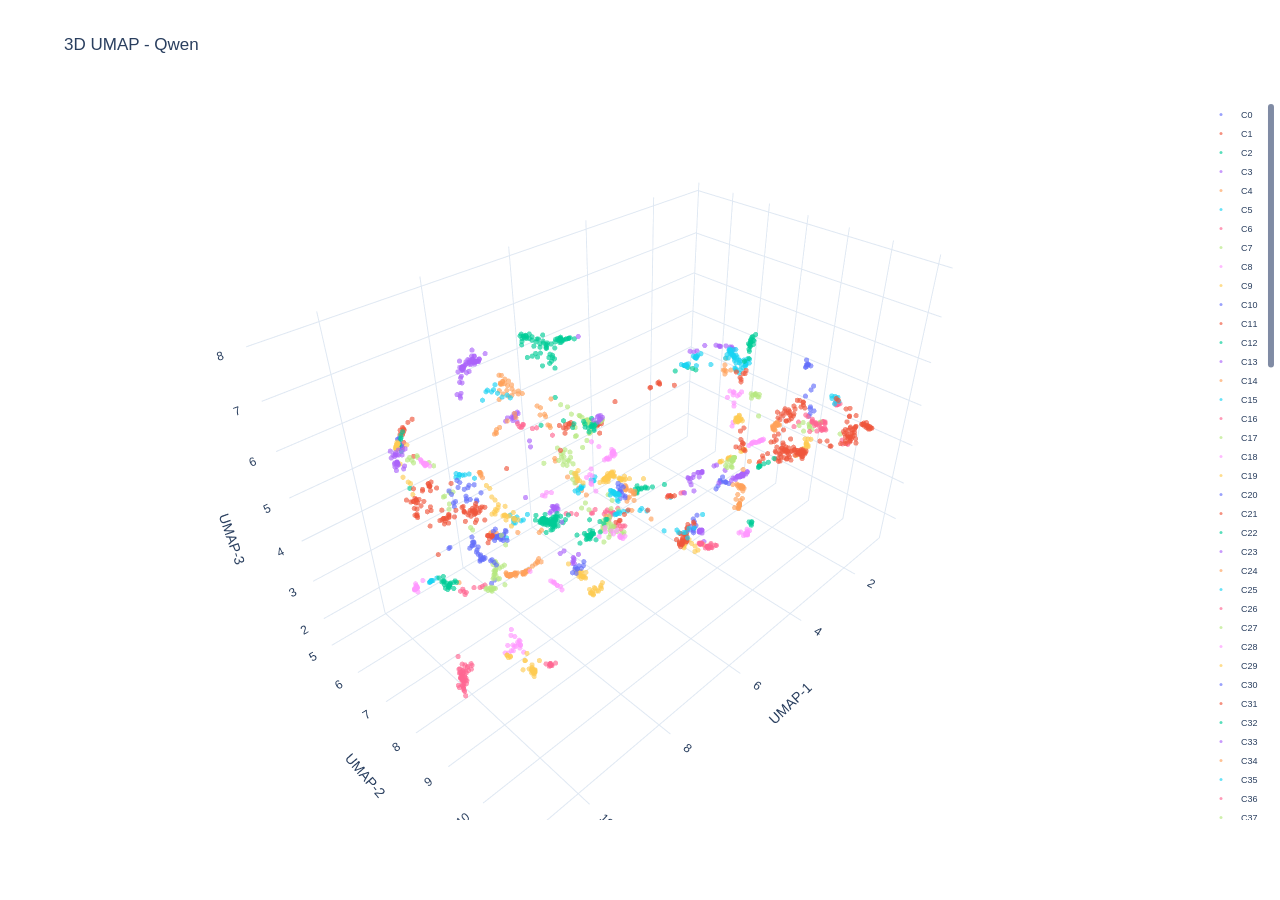
<file: umap_3d_no_noise_Qwen.html>
<html>
<head><meta charset="utf-8" /><style>html,body{width:100%;height:100%;margin:0;overflow:hidden}.plotly-graph-div{width:100%!important;height:100%!important}</style></head>
<body>
    <div>                        <script type="text/javascript">window.PlotlyConfig = {MathJaxConfig: 'local'};</script>
        <script charset="utf-8" src="https://cdn.plot.ly/plotly-2.32.0.min.js"></script>                <div id="80d74aa6-480a-4ddd-bf8c-36d3bb644d12" class="plotly-graph-div" style="height:100%; width:100%;"></div>            <script type="text/javascript">                                    window.PLOTLYENV=window.PLOTLYENV || {};                                    if (document.getElementById("80d74aa6-480a-4ddd-bf8c-36d3bb644d12")) {                    Plotly.newPlot(                        "80d74aa6-480a-4ddd-bf8c-36d3bb644d12",                        [{"customdata":[["Two people walking on sidewalk at night."],["People are walking on a paved path at night."],["People walking on street at night."],["People are walking on a lit pathway at night."],["Pedestrians walking on road at night."],["Two people walking on road at night."],["People are crossing street at night."],["People walking on sidewalk at night."]],"hovertemplate":"cluster=C0\u003cbr\u003eevidence=%{customdata[0]}\u003cextra\u003e\u003c\u002fextra\u003e","marker":{"opacity":0.65,"size":3.0},"mode":"markers","name":"C0","x":[5.807283,5.8114676,5.733816,5.8357644,5.7879863,5.7685385,5.675509,5.8128133],"y":[9.745305,9.673651,9.605052,9.625653,9.730185,9.734555,9.693442,9.758756],"z":[3.8981988,3.8283017,3.8356233,3.8214324,3.8316329,3.89503,3.8719208,3.8141155],"type":"scatter3d"},{"customdata":[["A person runs across the road while another walks nearby."],["Person runs across paved area."],["A person runs down a residential street."],["Person runs across street."],["A person runs across the paved area after the car stops."],["A person in red clothing runs across the scene."],["Person in pink shirt runs across street."],["A person in red runs across the street."]],"hovertemplate":"cluster=C1\u003cbr\u003eevidence=%{customdata[0]}\u003cextra\u003e\u003c\u002fextra\u003e","marker":{"opacity":0.65,"size":3.0},"mode":"markers","name":"C1","x":[6.502822,6.494721,6.50224,6.4965935,6.243274,7.1073403,6.6140504,6.6165957],"y":[9.393374,9.428821,9.417475,9.429872,9.526928,9.003023,9.337753,9.326665],"z":[7.2133565,7.2052736,7.237504,7.205428,7.1165724,6.9458385,7.152659,7.1390014],"type":"scatter3d"},{"customdata":[["Light source remains steady and intense for multiple frames."],["Lighting and camera angle remain consistent across frames."],["Lighting remains consistent throughout frames."],["Light source remains steady throughout sequence."],["Overcast sky and consistent lighting throughout frames."],["Consistent lighting and static composition throughout."],["Consistent black and white visual throughout frames."],["Scene is consistently lit with no sudden changes in illumination."],["Consistent lighting and activity patterns throughout frames."],["Room lighting and layout remain consistent."],["Camera angle remains consistent throughout frames."],["Lighting and structures remain consistent across frames."],["Lighting and room setup appear consistent across frames."],["Lights remain steady in background."]],"hovertemplate":"cluster=C2\u003cbr\u003eevidence=%{customdata[0]}\u003cextra\u003e\u003c\u002fextra\u003e","marker":{"opacity":0.65,"size":3.0},"mode":"markers","name":"C2","x":[4.0283585,4.2550454,4.1601195,3.9140315,4.053294,4.1586375,4.2695017,4.0518336,4.256146,4.304485,4.3350205,4.307143,4.3715544,3.6575851],"y":[6.8469386,6.788067,6.7790027,6.893908,6.79722,6.7809515,6.7500196,6.7994914,6.7579474,6.7685833,6.756177,6.7877464,6.7850657,7.032514],"z":[2.3588612,2.4096863,2.3711362,2.357802,2.3760626,2.3961382,2.5026925,2.355147,2.420283,2.3521304,2.4465826,2.333445,2.35909,2.365541],"type":"scatter3d"},{"customdata":[["Multiple individuals enter a small room."],["Two people enter a room together."],["Two people interacting in a room."],["Two people interacting near a bed in a room."],["Two people enter living room from hallway."],["Two individuals enter a room."],["Three people enter the room."],["Two people enter a room."],["Two people enter a confined space."]],"hovertemplate":"cluster=C3\u003cbr\u003eevidence=%{customdata[0]}\u003cextra\u003e\u003c\u002fextra\u003e","marker":{"opacity":0.65,"size":3.0},"mode":"markers","name":"C3","x":[7.823014,7.799272,7.8835397,7.945517,7.8800216,7.8520036,7.857386,7.8586316,7.734146],"y":[8.612226,8.561324,8.406972,8.369385,8.627557,8.637996,8.613561,8.645334,8.634698],"z":[3.5859094,3.6877341,3.8043725,3.757732,3.633769,3.7403293,3.6547062,3.7132502,3.76959],"type":"scatter3d"},{"customdata":[["The scene remains consistent with no sudden or unusual movements."],["Environment appears normal and unchanging."],["Environment appears cluttered but static."],["Environment appears normal and undisturbed."],["The environment remains consistent across all frames."],["Environment appears consistent across frames."],["The environment appears static and unchanged across frames."],["The scene remains consistent across all frames."],["Environment appears static and undisturbed."],["Environment appears unchanged across frames."],["The scene remains consistent across all frames without sudden changes."],["The scene remains consistent across all frames with no sudden movements or disruptions."],["Environment remains consistent across frames."],["Background structures and foliage appear normal."],["Surrounding environment appears consistent."],["Surrounding area appears static and unchanging."],["Surrounding environment appears static and undisturbed."],["Surrounding environment appears normal."]],"hovertemplate":"cluster=C4\u003cbr\u003eevidence=%{customdata[0]}\u003cextra\u003e\u003c\u002fextra\u003e","marker":{"opacity":0.65,"size":3.0},"mode":"markers","name":"C4","x":[4.3226175,4.536168,4.3736763,4.6324744,4.4246645,4.396986,4.344564,4.4077835,4.404609,4.440611,4.3213034,4.348183,4.5292373,4.4976788,4.513669,4.31737,4.389555,4.7631516],"y":[6.5776415,6.7214427,6.499103,6.7791877,6.778396,6.675742,6.4639444,6.802747,6.4766703,6.5597153,6.724914,6.693013,6.7532463,7.4208846,6.8929815,6.407462,6.498788,7.0655894],"z":[2.2957177,2.2809896,2.360556,2.2729106,2.3625,2.4027152,2.3674953,2.367079,2.3246336,2.391229,2.3566802,2.3331149,2.3183804,2.0442967,2.29537,2.3525286,2.3145266,2.2448127],"type":"scatter3d"},{"customdata":[["Customers leave after completing their transaction."],["Person exits store after transaction appears to be completed."],["Person exits store after interaction with cashier."],["Customer leaves after transaction appears complete."],["Customer exits store after transaction completes."],["Person walks away after transaction."],["The customer walks away after completing the transaction."],["Person in striped shirt leans toward ATM screen."],["Customer exits store after transaction."],["Customer receives item and walks away."],["Person exits store after transaction appears complete."],["Person exits area after interaction with ATM."],["Person appears to be interacting with base of ATM."],["Person approaches ATM machine."],["Person leans toward ATM machine."],["Person appears to be interacting with ATM screen."],["Person exits store after transaction completes."],["Person exits frame after reaching checkout."],["Person standing near ATM machine."],["Person interacting with ATM screen."],["Person walking away from ATM after transaction."],["Person in striped shirt stands near ATM."]],"hovertemplate":"cluster=C5\u003cbr\u003eevidence=%{customdata[0]}\u003cextra\u003e\u003c\u002fextra\u003e","marker":{"opacity":0.65,"size":3.0},"mode":"markers","name":"C5","x":[9.889987,9.886076,9.933332,9.921981,9.911854,9.671968,9.816304,10.906919,9.888255,9.796305,9.9199505,10.841226,10.89392,10.881898,10.891759,10.886613,9.906608,9.866438,10.849197,10.899433,10.046673,10.875041],"y":[9.788677,9.791589,9.743892,9.794336,9.793008,9.804322,9.834491,8.881674,9.787278,9.862345,9.791537,8.992046,8.868062,8.874425,8.885032,8.883373,9.796996,9.810021,8.837696,8.846644,9.762845,8.921123],"z":[6.4372773,6.500946,6.5808825,6.455811,6.5240765,6.48118,6.4633293,5.347159,6.5119443,6.4841175,6.5142527,5.463193,5.340457,5.3604074,5.3645873,5.355023,6.5359,6.546807,5.313936,5.3177094,6.234909,5.387942],"type":"scatter3d"},{"customdata":[["Store environment appears normal with typical retail activity."],["Store environment appears normal with multiple shoppers."],["Store environment appears normal with shelves stocked."],["The scene appears to be normal retail activity."],["Store environment appears normal and busy."],["The environment appears to be a busy commercial or service area."],["The environment appears to be a commercial establishment."],["The environment appears to be a normal shopping mall or market."],["The scene appears to be a normal commercial or retail environment."],["Store environment appears normal and undisturbed."],["Store interior appears normal with shelves stocked."],["Lighting and layout appear normal for retail environment."],["Store lighting is on and environment appears normal."],["The environment appears to be a busy public building."],["Environment appears to be normal retail or exhibition space."],["Items on counter and shelves appear normal."],["Environment appears to be a retail or service establishment."],["The environment appears to be a commercial or retail space."],["The environment appears to be a busy commercial or public area."],["The scene is consistent with normal mall activity."],["The environment appears to be a standard public or commercial space."],["The scene remains consistent with typical retail store activity."],["Scene appears to be normal market activity."],["The scene is consistent with normal market or shop activity."]],"hovertemplate":"cluster=C6\u003cbr\u003eevidence=%{customdata[0]}\u003cextra\u003e\u003c\u002fextra\u003e","marker":{"opacity":0.65,"size":3.0},"mode":"markers","name":"C6","x":[5.377702,5.5178204,5.7221594,5.305943,5.5453835,5.2256074,5.2692866,5.3021326,5.2883925,5.4141936,5.7987723,5.2405996,5.2596803,5.2075233,5.2690144,5.88517,5.3083463,5.2383246,5.1722775,5.1261563,5.21081,5.2693534,5.23576,5.2627544],"y":[6.8187656,6.588298,6.28275,6.920952,6.578286,7.11802,7.085855,6.882893,6.965959,6.5640154,6.185826,6.7742386,6.7346253,7.2304254,6.884041,6.117597,7.068018,7.1976213,7.256728,6.990865,7.1391983,6.913453,6.9768105,7.0016217],"z":[2.3447843,2.3206923,2.2316942,2.3878753,2.3306503,2.1786768,2.0914037,2.1795921,2.3743837,2.3512168,2.2413502,2.361612,2.2947896,2.1502512,2.247459,2.2465162,2.0950117,2.0509822,2.1424534,2.4582355,2.1039128,2.4193375,2.4002936,2.4197376],"type":"scatter3d"},{"customdata":[["The environment appears to be a typical office or service area."],["The scene shows normal office activity with no visible disruptions."],["The scene shows normal office activity from an overhead perspective."],["The scene is consistent with normal office activity."],["General office activity with no visible signs of distress or danger."],["The scene remains consistent with typical office activity across frames."],["The environment appears to be a typical office setting."],["The office environment appears busy with normal activity."],["The scene shows a typical office workspace with multiple employees."],["The scene appears to be routine office activity."],["The setting appears to be a typical office workspace."],["General office activity is ongoing without visible disruption."],["Office environment appears normal and routine."],["The environment appears to be a normal office setting."],["The scene shows normal office activity."],["The scene appears to be a normal office activity."],["The scene shows typical office activity with no visible signs of distress or unusual behavior."]],"hovertemplate":"cluster=C7\u003cbr\u003eevidence=%{customdata[0]}\u003cextra\u003e\u003c\u002fextra\u003e","marker":{"opacity":0.65,"size":3.0},"mode":"markers","name":"C7","x":[5.3784857,4.92467,5.4139357,5.2174907,4.441275,4.995528,5.4614115,5.3175063,5.539281,5.3689876,5.4402995,5.1171155,5.4274926,5.2961435,5.3521514,5.319107,4.649436],"y":[7.0368047,6.5654006,6.8702397,6.8188334,5.9622264,6.880654,6.8955064,6.8890953,6.8838763,6.77103,6.8291283,6.6928525,6.823841,6.94211,6.837117,6.8300467,6.314461],"z":[2.0431674,2.1017537,2.073968,2.1498966,1.9130299,2.2773154,2.0401525,2.1268473,1.9917163,2.124593,1.9981507,2.0697157,2.041671,2.0856013,2.0916667,2.1105843,2.0527737],"type":"scatter3d"},{"customdata":[["Fire spreads quickly from machine."],["Vehicle emits large plume of smoke and fire."],["Fire spreads rapidly."],["Flames and smoke erupt from the vehicle."],["Vehicle catches fire on road."],["Fire spreads rapidly with visible flames and smoke."],["Flames and smoke spread rapidly."],["Flames erupt from vehicle area."],["A vehicle suddenly catches fire in the middle of the street."],["Large flames and smoke erupt from the vehicle."],["Flames and smoke rise from burning vehicle."],["Vehicle catches fire suddenly."],["Fire spreads rapidly around vehicle."],["Smoke and flames rise from multiple points."],["Fire spreads rapidly from the vehicle."]],"hovertemplate":"cluster=C8\u003cbr\u003eevidence=%{customdata[0]}\u003cextra\u003e\u003c\u002fextra\u003e","marker":{"opacity":0.65,"size":3.0},"mode":"markers","name":"C8","x":[0.96269923,0.9461506,1.0104924,0.91745347,0.9238529,1.0647179,0.98784274,0.9923015,0.8894361,1.0029058,0.91256243,0.855862,0.90420467,1.0011425,0.9103246],"y":[7.5050716,7.636974,7.493702,7.6979585,7.674046,7.443819,7.4564214,7.5913177,7.700132,7.5822654,7.6421494,7.7088957,7.621458,7.486085,7.6505504],"z":[2.4940567,2.5469582,2.4909396,2.627147,2.5914693,2.4045682,2.4289844,2.5279155,2.5961185,2.534585,2.5605206,2.6146586,2.5496929,2.4562411,2.5739472],"type":"scatter3d"},{"customdata":[["No visible signs of conflict or unusual behavior."],["No sudden movements or unusual behavior observed."],["No visible signs of distress or unusual behavior."],["No unusual activity observed."],["No movement or unusual activity observed."],["No visible signs of disruption or unusual behavior."],["No unusual movement or objects detected."],["No unusual or unsafe activity observed."],["Lighting changes but scene remains static."],["No movement or unusual activity detected."],["No visible signs of distress or unusual activity."],["No unusual activity or danger observed."],["Scene is static with no visible movement."],["The scene remains static with no visible movement or change."],["No unusual movements or objects are visible."],["No movement or change in scene observed."],["No movement or activity visible in the scene."],["No movement or unusual activity visible."],["No unusual activity or movement is visible."],["No unusual or unsafe activity visible."],["No movement or change observed across frames."],["No movement or activity detected."],["Scene appears static with consistent lighting and background."],["No visible collisions or sudden stops occur."],["No unusual or unsafe actions are visible."],["No visible collision or sudden movement detected."],["No movement or change in scene observed across frames."],["No unusual movements or actions observed."],["No people or unusual activity visible."],["No unusual movement or activity observed."],["No sudden movements or unusual actions detected."],["No visible signs of disruption or unsafe activity."],["No visible collision or obstruction."],["No visible collisions or erratic behavior."],["No visible collisions or erratic vehicle behavior."],["No visible signs of distress, conflict, or obstruction in the scene."],["No unusual or dangerous activity is visible in the frames."],["No unusual movements or disruptions observed."],["No visible unusual or unsafe activity occurring."],["No visible obstruction or collision."],["No visible collisions or sudden stops."],["No visible unusual activity occurring."],["No visible signs of distress, conflict, or unusual movement."],["No unusual or unsafe activity is visible."],["No movement or activity observed in the frames."],["No unusual movements or objects are visible in the frames."],["No movement or activity detected in frames."],["No sudden movements or collisions visible."],["No visible signs of distress, conflict, or unusual behavior."],["No visible movement or unusual activity."],["No sudden movements or disruptions observed."],["Static scene with no visible movement or unusual activity."],["No visible signs of unusual or unsafe activity."],["No unusual movement or activity is visible."],["No sudden movements or disturbances visible."],["No visible obstruction or conflict in movement."],["No sudden movements or unusual activity observed."],["No unusual activity or movement observed."],["No visible disturbances or unsafe actions occurring."],["No unusual activity or obstacles observed."],["No unusual actions or changes observed."],["No visible collisions or unusual behavior."],["No visible unusual or unsafe activity."],["Scene is static with no visible unusual movement or activity."],["The scene appears static with no visible movement."],["No visible signs of distress, conflict, or unsafe activity."],["No visible collisions or dangerous maneuvers occur."],["No visible collisions or stoppages occur."],["No visible obstructions or collisions in the frames."],["No sudden movements or collisions observed."],["No movement or unusual activity is visible."],["Scene appears static and routine."],["No sudden movements or unusual occurrences."],["No sudden movements or unusual objects visible."],["No visible movement or unusual activity detected."],["No movement or change in scene across frames."],["No visible collision or emergency activity."],["No visible collision or obstruction occurs."],["No visible collisions or sudden stops in frames."],["Scene is static with no movement detected."],["No unusual activity or changes observed."],["No visible collisions or sudden stops in the frames."],["No sudden movements or unusual interactions observed."],["No unusual or unsafe actions are visible in the frames."],["No unusual movements or objects observed."],["No movement or activity observed."],["Scene appears static and uneventful."],["Scene remains static with no unusual activity."],["No movement or change in scene detected."],["No movement detected in frames."],["No visible activity or unusual behavior observed."],["Scene remains static throughout the frames."],["The scene is stationary with no visible movement."],["No visible movement or activity detected."],["No unusual movement or activity detected."],["No visible unsafe or unusual activity is occurring."]],"hovertemplate":"cluster=C9\u003cbr\u003eevidence=%{customdata[0]}\u003cextra\u003e\u003c\u002fextra\u003e","marker":{"opacity":0.65,"size":3.0},"mode":"markers","name":"C9","x":[3.868495,3.7748418,3.8389423,3.866834,3.8754973,3.7934585,3.9305813,3.8666708,3.9011614,3.940583,3.9868135,3.876542,4.223124,4.2161,3.9255726,4.0931168,4.103042,3.9553962,3.9050663,3.8797176,4.0354657,3.943948,4.180127,3.8840606,3.8322728,3.9011335,4.0981984,3.8275292,3.9390376,3.7963796,3.8404684,3.8458638,3.8840191,3.8446915,3.8071716,3.896607,3.9693205,3.8074844,3.8527796,3.8773675,3.801622,3.9231396,3.8824897,3.8580775,4.030642,4.006068,4.0285025,3.88672,3.8762226,3.9583662,3.7977836,4.180258,3.8621156,3.9054518,3.7401605,3.978644,3.7879384,3.854107,3.850143,3.905009,3.7925744,3.872795,3.922249,4.2267632,4.193676,3.8953815,3.8373973,3.8413439,4.0095563,3.8234153,3.9260144,4.265355,3.7609112,3.7946045,3.9595401,4.1214933,3.8807302,3.8737216,3.9554987,4.2695003,3.8440244,3.9255834,3.7138138,3.9706378,3.7855182,4.0005603,4.214807,4.2326884,4.0635133,4.074482,3.925552,4.1917176,4.1591735,3.9187465,3.9014397,3.8383782],"y":[5.215026,5.3575463,5.1923995,5.434606,5.48149,5.160028,5.4851584,5.2935824,6.593448,5.528463,5.40127,5.3548636,6.1917095,6.1639347,5.5164137,5.8264747,5.7964573,5.562921,5.4694424,5.295076,5.6716104,5.538018,6.41245,5.2949257,5.274175,5.365013,5.766508,5.42938,5.525907,5.4379044,5.437673,5.2351584,5.2727256,5.2436843,5.198382,5.2557755,5.46697,5.35542,5.3434606,5.256659,5.1824384,5.548488,5.249661,5.248908,5.668047,5.507845,5.6681504,5.2735643,5.2268786,5.574898,5.297053,6.100285,5.276905,5.474717,5.2130857,5.1777763,5.3809915,5.4260387,5.2789903,5.4081993,5.3763566,5.2493653,5.2381353,6.173431,6.17006,5.241644,5.2098756,5.2025266,5.4300113,5.289785,5.5301137,6.3211484,5.374228,5.38701,5.5463595,5.821758,5.2697706,5.254526,5.4479637,6.177043,5.4531584,5.3833213,5.3849196,5.3081455,5.358761,5.6247463,6.3150387,6.179762,5.710777,5.7294874,5.5213823,6.2614536,6.043508,5.5428486,5.516578,5.2609997],"z":[1.6672887,1.8665599,1.6567427,1.9233631,1.9724813,1.641492,1.9757476,1.7621213,2.4299583,2.0507975,1.8305779,1.8304447,2.3848994,2.3632402,1.9599755,2.204508,2.1850963,2.0719886,1.9498026,1.7549314,2.1400344,2.0630372,2.4820435,1.7379073,1.7734125,1.8508202,2.188633,1.9313118,2.040358,1.9394057,1.9435903,1.6854187,1.7165136,1.7075511,1.6428844,1.7001745,1.8661122,1.8570206,1.8133417,1.6914907,1.6361893,2.0292768,1.7149237,1.6987945,2.1266675,1.8305602,2.1377003,1.708709,1.6888463,2.0729609,1.7813791,2.2857695,1.729742,1.9439933,1.7756056,1.6134055,1.8931346,1.9139149,1.7406144,1.807289,1.8785604,1.696797,1.7045436,2.3374867,2.3421152,1.6970906,1.6680429,1.6501272,1.7852894,1.7689239,2.0368733,2.437566,1.8803626,1.8776081,2.0680904,2.2206078,1.7209513,1.7014738,1.9035382,2.4040034,1.9601817,1.8212159,1.9067479,1.7029808,1.8348491,2.1227407,2.4353187,2.3531368,2.165531,2.1993349,2.0440676,2.478932,2.293068,2.0868032,2.0311787,1.733246],"type":"scatter3d"},{"customdata":[["The scene is calm with no visible signs of distress or danger."],["The scene is calm with no unusual activity."],["Scene appears calm and routine."],["The scene appears calm and routine."],["Scene appears calm and static."],["The scene appears calm with no unusual activity."],["Scene appears normal with no unusual activity."],["The scene appears calm and routine with no unusual activity."],["Environment appears calm and routine."],["Scene appears calm with no visible movement or unusual activity."],["The scene appears calm with no sudden movements or disruptions."],["The environment appears calm and static."],["The scene appears calm with no visible unusual activity."]],"hovertemplate":"cluster=C10\u003cbr\u003eevidence=%{customdata[0]}\u003cextra\u003e\u003c\u002fextra\u003e","marker":{"opacity":0.65,"size":3.0},"mode":"markers","name":"C10","x":[4.4170356,4.385218,4.555078,4.6852336,4.3779144,4.4201283,4.2952785,4.450016,4.576956,4.24805,4.4165683,4.542662,4.3276963],"y":[6.323757,6.305207,6.5694046,6.617912,6.4068327,6.349722,6.2567105,6.32238,6.669757,6.09822,6.3786807,6.6356444,6.1883116],"z":[2.1773195,2.2033842,2.2942886,2.2916715,2.3401725,2.2154205,2.2660697,2.143718,2.2832873,2.2126584,2.1995144,2.2921739,2.195724],"type":"scatter3d"},{"customdata":[["Multiple people gather around fallen individual."],["Multiple people gather around the fallen person."],["Multiple people gather around the fallen man, some appear to be restraining him."],["Group of people gathers around fallen individual."],["Multiple people gather around the fallen individual."],["Individuals gather around fallen person."],["Group gathers around fallen individual."],["Individuals gather around the fallen person."],["Pedestrians gather around fallen person."],["Several people gather around the fallen individual."],["Multiple people gather around fallen person."]],"hovertemplate":"cluster=C11\u003cbr\u003eevidence=%{customdata[0]}\u003cextra\u003e\u003c\u002fextra\u003e","marker":{"opacity":0.65,"size":3.0},"mode":"markers","name":"C11","x":[6.559859,6.480873,6.4891806,6.4594536,6.511461,6.5231724,6.502847,6.5059543,6.3884926,6.4245853,6.5717115],"y":[7.8790717,7.9135766,7.9077077,7.911441,7.921981,7.9098873,7.9217668,7.9237995,7.882494,7.926532,8.029622],"z":[5.7552924,5.742927,5.7480497,5.7349367,5.742372,5.6977882,5.7300634,5.7247243,5.6720138,5.7655783,5.616463],"type":"scatter3d"},{"customdata":[["Environment contains typical office furniture and equipment."],["Office environment with furniture and equipment visible."],["Office environment with posters and furniture visible."],["Workstations with equipment and materials visible."],["Workspace appears organized with multiple workstations."],["Office environment with desks, chairs, and equipment visible."],["Office environment with multiple workstations visible."],["Industrial equipment visible in background."],["Room has multiple shelves and furniture, typical office or study space."],["Objects and equipment visible in background."],["Workstations are arranged in a factory setting."],["Overhead lighting and typical office furniture present."],["Normal office environment with desks and chairs."],["Room has furniture and equipment, appears to be office or lab space."],["Office environment with desks, chairs, and plants visible."],["Factory environment with multiple workstations visible."],["Room has typical office lighting and furniture."],["Office environment with typical furniture and layout."],["Office environment with cubicles and typical office equipment."],["Office environment with desks and chairs visible."],["Office with desks, chairs, and computer equipment visible."],["Office environment with desks and computer equipment visible."],["Office environment with typical furniture and lighting."],["Workstations and machinery are visible in the background."],["Objects are piled up in the background."]],"hovertemplate":"cluster=C12\u003cbr\u003eevidence=%{customdata[0]}\u003cextra\u003e\u003c\u002fextra\u003e","marker":{"opacity":0.65,"size":3.0},"mode":"markers","name":"C12","x":[5.595518,5.8540254,5.9004536,5.9174004,5.9769244,5.8168178,5.9479375,5.8687134,5.8910737,5.866273,6.3220663,5.7426243,5.727082,5.8471255,5.776758,5.9651375,5.753873,5.759183,5.7321963,5.8603826,5.814775,5.82248,5.816337,5.9128942,6.162887],"y":[6.9112434,6.81128,6.778385,6.939779,6.8893175,6.848835,6.8354726,6.9822354,6.7175484,6.960733,7.0556374,6.8120294,6.8386536,6.759421,6.7976785,6.932931,6.7482285,6.8245316,6.762303,6.8647723,6.8287673,6.853729,6.793692,6.9623485,6.4151287],"z":[2.0117373,2.0094194,2.0256057,2.0727232,2.048693,2.0038066,1.9666868,2.180749,2.0335877,2.230972,2.2190726,1.9985718,1.9947724,1.9700824,1.9910904,2.0563636,2.0584717,1.9858122,1.9306897,1.946065,1.9702318,1.9885308,1.9836267,2.1313539,2.4050622],"type":"scatter3d"},{"customdata":[["Person approaches van at night."],["Person in white suit approaches car at night."],["A person walks down the street at night."],["Person walks down street at night."],["Person moves near parked car at night."],["A person walks across street at night."],["Person walks past parked vehicles at night."],["Person walks across parking lot at night."],["A person walks toward a parked car at night."],["Person approaches dark vehicle at night."],["Person walks near parked van at night."],["A person walks near a red car at night."],["Person approaches car at night."]],"hovertemplate":"cluster=C13\u003cbr\u003eevidence=%{customdata[0]}\u003cextra\u003e\u003c\u002fextra\u003e","marker":{"opacity":0.65,"size":3.0},"mode":"markers","name":"C13","x":[4.9308047,4.9220643,5.95546,5.8878684,5.1113005,5.822495,5.3890634,5.566571,5.3329687,4.9585853,5.3698378,5.341824,4.9893985],"y":[9.663074,9.694144,9.591116,9.613188,9.664641,9.623202,9.667479,9.572768,9.690263,9.672119,9.733727,9.729924,9.661382],"z":[7.360931,7.351022,7.665706,7.6374655,7.479395,7.635764,7.5945406,7.6206446,7.5699525,7.4012933,7.591605,7.5790234,7.407391],"type":"scatter3d"},{"customdata":[["Individuals are drinking and interacting casually."],["Group of people seated at table eating and talking."],["Individuals are drinking and interacting."],["Individuals appear to be eating or drinking at their tables."],["People seated at tables, appearing to eat or converse."],["Person seated at a table in the background."],["Person sits down at a table."],["Person sits at table in background."],["Person seated at table, appears to be eating or drinking."],["Individuals appear to be eating or drinking."],["People are seated at tables eating or drinking."],["People seated at table eating or drinking."],["Person sitting at table in foreground."],["Person seated at table, head down, appears to be eating or drinking."]],"hovertemplate":"cluster=C14\u003cbr\u003eevidence=%{customdata[0]}\u003cextra\u003e\u003c\u002fextra\u003e","marker":{"opacity":0.65,"size":3.0},"mode":"markers","name":"C14","x":[7.988188,8.34851,7.9203324,8.390949,8.353838,8.477548,8.516488,8.483513,8.442745,8.196107,8.442179,8.390589,8.475187,8.464816],"y":[7.841845,6.8917193,7.8276887,7.028009,6.9379954,6.889633,6.8946333,6.8716617,6.8643913,7.4534917,6.8930497,6.8500443,6.8583593,6.848999],"z":[3.9746194,3.6170177,3.9813075,3.7070773,3.5604138,5.0853343,5.143954,5.1089787,4.9696984,3.8696954,3.63938,3.6163,5.1015844,5.0279975],"type":"scatter3d"},{"customdata":[["The scene appears to be a public outdoor area."],["The scene appears to be a normal indoor setting."],["The scene appears to be a normal domestic activity."],["The scene appears to be a normal indoor gathering or activity."],["The scene appears to be a typical social gathering or event."],["The scene appears to be a normal public space."],["The scene appears to be a normal indoor environment."],["The scene appears to be a public or outdoor setting."],["The scene appears to be a normal public space with regular foot traffic."],["The scene shows normal indoor activity with no visible disruption."],["Scene appears to be a normal indoor activity without visible distress or danger."],["The scene appears to be a normal social gathering."],["The scene appears to be a social gathering or event."],["The scene appears to be a normal indoor gathering."]],"hovertemplate":"cluster=C15\u003cbr\u003eevidence=%{customdata[0]}\u003cextra\u003e\u003c\u002fextra\u003e","marker":{"opacity":0.65,"size":3.0},"mode":"markers","name":"C15","x":[4.8763633,5.1727495,5.098912,5.379095,5.5740547,4.9155025,5.0940185,5.003992,4.4227,4.699893,4.7538457,5.450192,5.652448,5.317239],"y":[7.639133,7.1032324,7.2643156,7.1579604,7.4345465,7.523749,7.1347227,7.557291,7.9125876,6.5355506,6.619805,7.3613644,7.483981,7.163094],"z":[2.6162035,2.4110942,2.5317476,2.5228546,2.8163946,2.6416864,2.4336736,2.6538484,2.8900678,2.2139342,2.2504632,2.7541027,2.8753996,2.5138113],"type":"scatter3d"},{"customdata":[["People walking normally in shopping mall corridor."],["People are walking through a shopping mall."],["People walking through shopping mall."],["Crowd moving through multi-level shopping mall."],["People are walking in a multi-level shopping mall."],["People are walking through a multi-level shopping mall."],["People walking through a busy shopping mall."],["People walking through multi-level shopping mall."],["Shoppers moving through multi-level mall interior."],["People walking normally through mall corridor."],["People are walking on mall levels."]],"hovertemplate":"cluster=C16\u003cbr\u003eevidence=%{customdata[0]}\u003cextra\u003e\u003c\u002fextra\u003e","marker":{"opacity":0.65,"size":3.0},"mode":"markers","name":"C16","x":[9.076165,9.04826,9.070921,9.103575,9.045331,9.036124,9.095479,9.036138,9.029328,8.966368,9.049414],"y":[9.271967,9.298739,9.283264,9.206536,9.271964,9.272355,9.283231,9.244035,9.227604,9.308144,9.254353],"z":[2.3639503,2.3413486,2.344391,2.3583226,2.3367443,2.3314593,2.3511024,2.3483574,2.3059614,2.3496218,2.3582194],"type":"scatter3d"},{"customdata":[["Car remains stationary throughout the sequence."],["Car remains stationary throughout frames."],["The vehicles are stationary before the event."],["Cars remain stationary at fueling stations."],["The car remains stationary throughout the frames."],["Cars remain stationary throughout sequence."],["Car remains stationary throughout sequence."],["The vehicle remains stationary throughout the frames."],["Both cars remain stationary throughout the frames."],["The vehicle remains stationary during the event."],["The red car remains stationary for several frames."]],"hovertemplate":"cluster=C17\u003cbr\u003eevidence=%{customdata[0]}\u003cextra\u003e\u003c\u002fextra\u003e","marker":{"opacity":0.65,"size":3.0},"mode":"markers","name":"C17","x":[3.2212937,3.1890244,3.2843277,3.1646452,3.1818297,3.169272,3.1470215,3.2469115,3.215622,3.2837565,3.134297],"y":[9.0199,8.990963,9.194456,9.06868,9.003766,9.042501,8.957277,8.937296,8.95139,8.975318,9.054156],"z":[5.431554,5.4125147,5.038508,5.3832135,5.437272,5.381367,5.390118,5.4349585,5.3889027,5.364332,5.4214315],"type":"scatter3d"},{"customdata":[["Person walks toward fuel pump."],["Person exits vehicle and walks toward gas pump."],["Person stands at gas pump."],["Person stands near fuel pump."],["Person approaches fuel pump."],["Person stands next to car at pump."],["Person stands near vehicle at pump."],["Person approaches fuel pump area."],["Person stands near pump, appears to interact with pump."],["Person exits the car and walks to the pump."]],"hovertemplate":"cluster=C18\u003cbr\u003eevidence=%{customdata[0]}\u003cextra\u003e\u003c\u002fextra\u003e","marker":{"opacity":0.65,"size":3.0},"mode":"markers","name":"C18","x":[5.091201,5.4407625,4.8904524,4.919966,4.92019,4.96714,4.9291477,4.9002504,5.059261,5.4396415],"y":[9.900044,10.178253,9.825943,9.754048,9.886921,9.712178,9.761386,9.917845,9.73697,10.182715],"z":[6.6467004,6.70855,6.464365,6.4669333,6.5310235,6.5448694,6.5377502,6.589445,6.4657035,6.6476936],"type":"scatter3d"},{"customdata":[["Objects being placed on the table in disarray."],["Objects are arranged on the table."],["Multiple people gather around table in sudden movement."],["Individuals are moving around the table."],["Person interacts with object on table while seated person watches."],["Person seated at table, moving hands near food."],["Person interacts with objects on table."],["They are interacting with objects on the table."],["Their hands are moving over the table surface."],["Two people interacting at a table with items."],["Items on the table are being handled."],["Objects are arranged on tables in the foreground."],["Individuals are handling objects on tables."],["Individuals appear to be interacting with objects on the table."],["Both individuals appear to be interacting with objects on table."],["Objects are being handled on tables and shelves."],["Person moving hands over objects on table."]],"hovertemplate":"cluster=C19\u003cbr\u003eevidence=%{customdata[0]}\u003cextra\u003e\u003c\u002fextra\u003e","marker":{"opacity":0.65,"size":3.0},"mode":"markers","name":"C19","x":[7.8132586,7.929413,8.052445,8.079781,8.33208,8.4296665,8.251717,8.024457,8.06478,8.065769,7.8981223,7.7504377,7.884386,8.072258,8.095265,7.689332,8.363555],"y":[6.8308177,6.8436947,7.063888,6.9463367,6.894345,6.9413095,6.906816,6.914864,6.8828225,6.9268374,6.937711,6.762364,6.954373,6.899929,6.874242,6.7941937,6.975331],"z":[3.780084,3.7613773,3.711846,3.8111951,4.681334,4.8235693,4.367509,3.8504932,3.8817687,3.9067416,3.7415712,3.5537965,3.6955981,3.9023116,3.877757,3.5021894,4.540845],"type":"scatter3d"},{"customdata":[["Two people are seated at a table."],["Two people seated at table in large room."],["People are seated at a long table in an indoor setting."],["Multiple people gather around table in center of room."],["People gathered around a central table."],["Multiple people seated at tables in a crowded indoor setting."],["People gathered around a central table in a store."],["People seated at long table in room."],["People seated in a room with furniture."],["People seated around table in room."],["People seated at tables in a room."],["People gathered around tables in a room."],["People are seated at a long table."],["People seated around long table."],["Two people seated at a table."],["Many people seated at tables in a busy indoor area."],["People are seated around a cluttered table."],["People gathered around a table with items."],["People are seated at tables in a crowded indoor setting."],["Two people seated at table in room."],["People are seated around a table in a room."],["People are gathered around a central table."],["People gathered around a table in a room."],["People seated around a table in a cluttered room."],["People are standing around a central table in a store."]],"hovertemplate":"cluster=C20\u003cbr\u003eevidence=%{customdata[0]}\u003cextra\u003e\u003c\u002fextra\u003e","marker":{"opacity":0.65,"size":3.0},"mode":"markers","name":"C20","x":[8.295033,8.284622,8.330933,8.194966,8.151963,8.310744,9.104831,8.298876,8.1173315,8.245393,8.260642,8.218597,8.371071,8.378331,8.349477,8.30611,8.221081,8.137405,8.326238,8.241183,8.1956215,8.212272,8.200276,8.177579,9.174993],"y":[6.866969,6.8750334,6.756227,6.975808,7.011001,6.912563,7.879866,6.8838906,6.962249,6.9252024,6.8865724,6.976175,6.8911695,6.9245462,6.870999,6.8807335,6.900972,6.9714627,6.8244104,6.9290233,6.864322,7.0165224,6.9498744,6.849316,7.8682947],"z":[3.659243,3.4770095,3.421892,3.5176983,3.6018555,3.4854715,3.5376544,3.4804652,3.326208,3.5003877,3.478698,3.4573467,3.5479558,3.4578729,3.6410058,3.4561176,3.482691,3.5957873,3.4351857,3.4350293,3.3368187,3.5679345,3.36547,3.3762207,3.492311],"type":"scatter3d"},{"customdata":[["Customers are seated at tables in the dining area."],["Customers are sitting at tables."],["People are seated at tables in a restaurant."],["People seated at tables in a restaurant."],["People are seated at tables in a dining area."],["People are seated at tables in a restaurant setting."],["People are seated at round tables in a restaurant."],["People are seated at tables in a busy restaurant."],["People seated at tables in a restaurant setting."]],"hovertemplate":"cluster=C21\u003cbr\u003eevidence=%{customdata[0]}\u003cextra\u003e\u003c\u002fextra\u003e","marker":{"opacity":0.65,"size":3.0},"mode":"markers","name":"C21","x":[8.492265,8.526782,8.372093,8.371727,8.357492,8.42949,8.384725,8.436787,8.452877],"y":[6.9316144,6.920026,6.844182,6.8354855,6.838879,6.8154807,6.8374186,6.7873006,6.825346],"z":[3.5778878,3.490166,3.5182111,3.5023293,3.522721,3.552831,3.528242,3.537532,3.5648437],"type":"scatter3d"},{"customdata":[["Store shelves are stocked with products."],["Store shelves are filled with clothing and accessories."],["Shelves stocked with products in background."],["Store shelves are stocked with various products."],["Shelves are stocked with various products."],["Shelves with products visible in background."],["Shelves are stocked with products."],["Shelves with merchandise visible on both sides of the aisle."],["Shelves with products are visible in the background."],["Shelves and products are visible in the background."],["Shelves stocked with various products."],["Shelves stocked with products on both sides."],["Shelves with various items are visible along the aisles."],["Shelves with items visible in background."],["Shelves filled with products visible in the background."],["Shelves and counters appear stocked with items."],["Shelves with products visible on both sides."],["Shelves are stocked with various products in a retail environment."],["Shelves stocked with various items."],["Shelves filled with boxes on both sides."],["Shelves stocked with various products visible."],["Clothing racks and shelves are visible in the background."],["Shelves with various items are visible in the background."],["Shelves stocked with colorful packaged goods."],["Shelves with items are visible in the background."],["Shelves and boxes are visible in the background."],["Shelves and store displays visible along the corridor."],["Shelves filled with colorful merchandise on both sides."],["Shelves are filled with various products."],["Shelves filled with products visible in background."],["Shelves with items visible inside store."],["Retail store with shelves and displays."],["Shelves stocked with products."],["Shelves with products on both sides."],["Shelves with items visible along corridor."],["Shelves are densely packed with various products."],["Shelves stocked with products visible."],["Shelves and displays visible along the corridor."],["Shelves and displays visible in background."],["Shelves filled with various garments visible in background."],["Shelves with colorful packaged goods visible."],["Shelves are stocked with various products in the background."],["Retail environment with shelves and displays."],["Shelves are stocked with colorful products."],["Shelves and displays are visible in the background."],["Shelves filled with products in background."],["Shelves and items visible in background."],["Shelves and displays are visible with products."],["Background shows stacked boxes and shelving units."],["Background shows typical store shelving and displays."],["Shelves with products are visible on both sides."],["Shelves are stocked with various items."],["Clothing racks and piles are visible in the background."],["Shelves with products visible in the background."],["Shelves with items are visible on the left side."],["Shelves with merchandise are visible inside the store."],["Shelves with products on both sides of aisle."]],"hovertemplate":"cluster=C22\u003cbr\u003eevidence=%{customdata[0]}\u003cextra\u003e\u003c\u002fextra\u003e","marker":{"opacity":0.65,"size":3.0},"mode":"markers","name":"C22","x":[6.2961526,6.2729716,6.275913,6.289809,6.3125477,6.244805,6.34154,6.314348,6.230368,6.2086196,6.3179803,6.36605,6.2396417,6.2771077,6.2664742,6.233525,6.3407583,6.29992,6.292154,6.3800054,6.2938004,6.238,6.2118344,6.3233056,6.2059107,6.243189,6.2214313,6.372085,6.29465,6.283983,6.2294326,6.1874094,6.310291,6.354071,6.249744,6.323137,6.304064,6.2075524,6.22779,6.23814,6.2993836,6.309142,6.1273055,6.418947,6.233437,6.261923,6.22013,6.1971297,6.320147,6.195342,6.2944956,6.41093,6.127392,6.239107,6.2996435,6.2099338,6.350141],"y":[5.8347178,5.8888154,5.906803,5.8387566,5.827708,5.97823,5.819028,5.843891,5.9786468,6.02447,5.813095,5.779262,5.9355593,6.0345907,5.9289384,5.8078303,5.844272,5.8356924,5.829008,5.8775115,5.8437576,6.096631,6.066202,5.8131385,6.041538,6.0950713,6.0294037,5.7723618,5.8257217,5.915029,5.972391,6.0239334,5.8279915,5.8217783,5.8842177,5.8562427,5.8368607,6.0451736,6.1043954,6.038317,5.8787465,5.881647,6.1090035,5.678848,6.126974,5.926369,6.068855,6.036874,6.0275207,6.053147,5.9416327,5.696981,6.2885785,6.001334,5.8751917,5.9953547,5.7653456],"z":[2.1476967,2.1734183,2.155067,2.1597557,2.1744227,2.094763,2.192963,2.106318,2.1045008,2.1069522,2.1807225,2.1043549,2.1109972,2.1099994,2.0961077,2.250258,2.0608325,2.1593115,2.1836112,2.1548018,2.124452,2.1029117,2.1730015,2.153415,2.0912442,2.1710513,2.0866377,2.0787554,2.1768935,2.1606047,2.1208243,2.0221596,2.1539748,2.0720828,2.1177676,2.1900816,2.1549191,2.0355616,2.1584778,2.1207204,2.1178343,2.0983243,2.0343118,2.1160989,2.0744832,2.164135,2.1154253,2.1374605,2.1788955,2.059547,2.0560699,2.2590923,2.2270176,2.0854347,2.0374386,2.0779343,2.1209605],"type":"scatter3d"},{"customdata":[["Shelves and floor are covered in scattered items."],["Shelves and products are knocked over and scattered."],["Items are scattered on floor after struggle."],["Items are scattered on the floor around the commotion."],["Items scattered on floor after fall."],["Items scattered across counter and floor."],["Items are moved and scattered across floor."],["Items are scattered on floor after disturbance."],["Items are dropped on floor after being removed."],["Objects are scattered on the floor near the fall."],["Objects are scattered on shelves and floor."],["The room has shelves and various items on surfaces."],["Objects scattered on floor near fallen person."],["Objects scattered on the floor near the fall."],["Objects scattered across tiled floor."],["Items are scattered on the floor around the fallen person."]],"hovertemplate":"cluster=C23\u003cbr\u003eevidence=%{customdata[0]}\u003cextra\u003e\u003c\u002fextra\u003e","marker":{"opacity":0.65,"size":3.0},"mode":"markers","name":"C23","x":[6.331754,6.286683,6.347207,6.328819,6.3291044,6.2489896,6.253307,6.3841333,6.3488784,6.3796477,6.2646527,6.14176,6.4051347,6.357955,6.286118,6.37801],"y":[6.1465855,6.048232,6.277473,6.2723994,6.332141,6.2899337,6.2650743,6.3242617,6.288939,6.293257,6.2245364,6.257108,6.291129,6.2984014,6.2980404,6.289532],"z":[2.5835316,2.4569726,2.7631633,2.7049897,2.8033051,2.6824374,2.7602513,2.7959602,2.771741,2.7753034,2.5797706,2.2354724,2.8435218,2.8058727,2.7259333,2.820612],"type":"scatter3d"},{"customdata":[["Individuals appear to be in physical altercation or scuffle."],["Individuals appear to be engaging in a physical altercation."],["A physical altercation occurs with multiple people involved."],["Individuals are moving quickly and colliding."],["One person is holding the other's arm or shoulder."],["Individuals are in close physical contact with force."],["Physical contact occurs between two individuals."],["One person is holding another in a close physical contact."]],"hovertemplate":"cluster=C24\u003cbr\u003eevidence=%{customdata[0]}\u003cextra\u003e\u003c\u002fextra\u003e","marker":{"opacity":0.65,"size":3.0},"mode":"markers","name":"C24","x":[7.2461996,7.207619,7.2917852,6.8481293,7.801133,7.0977564,7.503514,7.8247056],"y":[8.16007,8.1921425,8.142581,8.452871,8.19927,8.193795,8.162943,8.238396],"z":[4.7892265,4.724686,4.9282517,4.053416,5.7460327,4.561283,5.1737432,5.7208915],"type":"scatter3d"},{"customdata":[["Tables and chairs remain stationary throughout sequence."],["Yellow chairs and tables remain stationary."],["Furniture and decor are stationary."],["Objects remain stationary throughout frames."],["Living room furniture remains stationary."],["Background objects stay stationary."],["Objects remain stationary on floor and surfaces."],["Objects on table and floor remain stationary."],["Furniture remains stationary throughout frames."],["Foreground objects remain stationary throughout the frames."],["Objects on counter remain stationary."],["Objects remain in same position throughout frames."],["Background objects remain stationary throughout the frames."],["Objects remain stationary on counter."]],"hovertemplate":"cluster=C25\u003cbr\u003eevidence=%{customdata[0]}\u003cextra\u003e\u003c\u002fextra\u003e","marker":{"opacity":0.65,"size":3.0},"mode":"markers","name":"C25","x":[5.610724,5.722656,5.690664,5.364152,5.5819554,5.342755,5.5468693,5.6554594,5.5873713,5.2686906,5.603724,5.289434,5.267153,5.5704165],"y":[6.3120966,6.272685,6.3368325,6.4078803,6.321159,6.390116,6.3412633,6.289658,6.323751,6.395441,6.3381143,6.445079,6.367272,6.31033],"z":[2.9220965,2.881788,2.84261,3.061495,2.909859,3.0145845,2.9548914,2.883977,2.9228063,2.9869347,2.914608,3.130212,2.9695199,2.950431],"type":"scatter3d"},{"customdata":[["A motorcycle is parked on the sidewalk."],["A motorcycle is parked on the street."],["Motorcycles are parked on the sidewalk."],["Motorcycle parked on side of road."],["Motorcycles are parked on left side."],["Motorcycle parked in background."],["Motorcycles parked nearby on street."],["Motorcycles are parked along a busy street."],["Motorcycles parked along sidewalk."],["Motorcycles parked in a line along a narrow street."],["Motorcycle is parked on street."],["Motorcycles are parked along the roadside."],["Motorcycles parked in the background."]],"hovertemplate":"cluster=C26\u003cbr\u003eevidence=%{customdata[0]}\u003cextra\u003e\u003c\u002fextra\u003e","marker":{"opacity":0.65,"size":3.0},"mode":"markers","name":"C26","x":[3.9269032,3.787578,3.8638854,3.83201,3.8753397,3.8102252,3.8402069,3.8099065,3.8425577,3.7957106,3.8289974,3.8213527,3.8274696],"y":[11.032515,11.004705,10.996421,10.995844,10.985261,11.016248,10.989877,11.004819,11.000834,11.030293,11.029298,11.06053,11.031302],"z":[6.036273,5.9495783,5.811229,5.971511,5.84445,5.948775,5.7870927,5.792122,5.8305626,5.816956,5.9439282,5.8169246,5.853744],"type":"scatter3d"},{"customdata":[["Two individuals run toward the fallen person."],["Second man appears to grab or push first man's arm."],["Another person approaches and interacts with fallen person."],["Individuals are physically restraining or holding down the fallen person."],["Another person approaches and helps the fallen individual."],["One person appears to be pushing or pulling the other."],["Another person approaches and appears to push them."],["Another person runs toward the fallen individual."],["A person enters and approaches the man."],["Two other people enter and approach the fallen person."],["Person appears to be attacking or restraining another person."],["Another person runs toward fallen individual."],["One person appears to be helping the other."],["Individuals appear to be physically restraining or pushing each other."],["Another person rushes to help the fallen individual."],["Another person approaches and interacts with him."],["Second man appears to be pushed or shoved by first man."],["Multiple individuals appear to be physically restraining or pushing another person."],["Another person approaches and bends down."],["Two individuals approach the fallen person."],["One man appears to shove the other."],["Multiple people rush toward fallen individual."],["Multiple people rush toward the fallen individual."],["Another person walks toward fallen individual."],["One person appears to be pushing or shoving another."],["One person appears to be restraining the fallen individual."],["Another person approaches and bends down near the fallen individual."],["A woman approaches the fallen person."],["Another person approaches the fallen person."],["Person appears to be dragging or pulling the fallen person."],["Two people rush to assist the fallen person."],["Two individuals rush to assist the fallen person."],["Second person approaches and interacts with fallen person."],["Another person rushes to assist fallen individual."],["Second person approaches and interacts physically."],["Another person approaches the fallen individual."],["Another person approaches and kneels beside fallen individual."],["One person appears to be pulling or dragging the other."],["Individuals appear to be restraining or grappling with each other."],["Individuals appear to be pushing and shoving each other."],["Individuals are pushing and shoving each other."],["Another person enters and approaches the individual."],["Other individuals react and move toward fallen person."],["People appear to be restraining or holding down the individual."],["Another person bends down beside fallen person."],["Second person approaches and stops near fallen person."],["Second person reaches to help the fallen person."],["Another person rushes toward fallen individual."],["Individuals appear to be restraining or assisting the fallen person."],["Person is being pulled or dragged by another person."],["Individuals appear to be restraining or holding others nearby."],["Another person runs toward fallen person."],["Another person rushes to assist the fallen individual."],["Another person appears to be interacting with the fallen individual."],["Multiple people rush to assist the fallen individual."],["Others react by moving toward fallen individual."],["Others react by moving toward fallen person."],["Another person is seen restraining the fallen individual."],["Person appears to be assisting or interacting with other person."],["Multiple people rush toward fallen person."]],"hovertemplate":"cluster=C27\u003cbr\u003eevidence=%{customdata[0]}\u003cextra\u003e\u003c\u002fextra\u003e","marker":{"opacity":0.65,"size":3.0},"mode":"markers","name":"C27","x":[6.82448,7.73576,6.8974814,7.0149126,6.910494,7.5191855,7.678566,6.8387833,7.846533,6.8244033,7.386538,6.8430414,7.6299706,7.282361,6.8656683,7.659477,7.5904613,7.2859855,7.2156806,6.830188,7.535285,6.808319,6.7210646,6.9349537,7.503274,7.1790814,6.9404583,6.845871,6.844779,7.092941,6.81174,6.817106,6.9124413,6.8297424,7.5691533,6.918666,6.948656,7.4476295,7.350391,7.306884,7.34718,7.7561646,6.7899985,7.308794,7.077989,6.838482,6.8337536,6.9466386,6.8904033,7.4083896,7.223206,6.8482194,6.7877254,7.0708284,6.7564654,6.8270216,6.789194,7.11505,8.08323,6.7654834],"y":[8.324988,8.225358,8.010421,8.047824,8.018674,8.0944395,8.230989,8.384709,8.502757,8.009218,8.136488,8.399379,8.077393,8.133464,8.061379,8.37922,8.130086,8.121961,7.7328386,8.029451,8.096229,8.115335,8.084625,8.028537,8.086768,8.047711,7.9012547,7.971856,8.011852,7.954131,8.081878,8.095625,8.005428,8.053707,8.239694,7.955181,7.931017,8.067855,8.096436,8.130534,8.118836,8.524281,8.015268,8.106568,7.752836,7.9954243,8.033903,8.153435,8.02889,8.15113,8.111424,8.361418,8.134728,7.840056,8.077608,8.028181,8.008713,8.000005,8.244138,8.084283],"z":[6.1153545,5.684567,5.9980464,5.5236034,6.03747,5.6825514,5.8026314,6.1971908,5.8609514,6.0065966,5.5326047,6.195193,5.8215003,5.1101365,5.997607,5.7259464,5.631498,5.067601,6.3806877,5.9797006,5.42497,5.9331393,5.913389,5.985851,5.5770807,5.841547,6.111018,5.9950733,5.9695005,5.9473767,5.9662404,5.9407635,5.9818487,6.0229907,5.5021834,6.0840263,6.1168413,5.6931148,5.1599655,4.914179,5.0165305,5.829817,5.724911,5.337363,6.2853885,6.014613,6.0225253,6.021342,5.6061635,5.663597,4.9604425,6.1580334,5.97984,6.167177,5.9029026,5.729278,5.7673388,5.802588,5.8079877,5.9305677],"type":"scatter3d"},{"customdata":[["People are seen falling and pushing each other."],["Individuals appear to be assisting or reacting to the fall."],["Individuals appear to be moving the person or reacting to the fall."],["Individuals appear to be assisting or observing the fall."],["Individuals appear to be falling or being pushed."],["Individuals appear to be assisting or reacting to fall."],["Individuals fall or stumble during the sudden movement."],["Individuals appear to be pushing and falling."]],"hovertemplate":"cluster=C28\u003cbr\u003eevidence=%{customdata[0]}\u003cextra\u003e\u003c\u002fextra\u003e","marker":{"opacity":0.65,"size":3.0},"mode":"markers","name":"C28","x":[6.9986496,6.8587055,6.832335,6.869785,6.928267,6.80755,6.8305173,6.933576],"y":[8.10893,8.040558,8.070846,8.074945,8.161449,8.025908,8.165204,8.159872],"z":[4.871931,4.8263664,4.8035026,4.6485167,4.702253,4.9266896,4.4926224,4.7815723],"type":"scatter3d"},{"customdata":[["A person enters wearing a helmet and interacts with the counter."],["Person wearing red helmet approaches counter."],["One person in helmet sits at counter while other stands."],["Person in helmet interacts with person behind counter."],["Person in helmet stands up and walks toward counter."],["Person wearing helmet approaches counter area."],["Person wearing helmet moves behind counter."],["Person in helmet leans over counter."]],"hovertemplate":"cluster=C29\u003cbr\u003eevidence=%{customdata[0]}\u003cextra\u003e\u003c\u002fextra\u003e","marker":{"opacity":0.65,"size":3.0},"mode":"markers","name":"C29","x":[9.296766,9.288989,9.376641,9.110507,9.4169445,9.349696,9.366184,9.327481],"y":[8.524732,8.526234,8.443876,8.455122,8.579892,8.556014,8.545007,8.463467],"z":[5.683795,5.737022,5.5437703,5.564644,5.688568,5.6703925,5.69036,5.530046],"type":"scatter3d"},{"customdata":[["A white car drives down a wet street at night."],["A silver car drives down a narrow street."],["Car drives down wet street at night."],["A yellow car drives down a street at night."],["Car drives down wet street."],["A silver car drives down a wet street."],["A small car drives down a narrow street."],["Car drives down street at night."]],"hovertemplate":"cluster=C30\u003cbr\u003eevidence=%{customdata[0]}\u003cextra\u003e\u003c\u002fextra\u003e","marker":{"opacity":0.65,"size":3.0},"mode":"markers","name":"C30","x":[2.130099,2.2823546,2.0945895,2.1588647,2.3910942,2.2391386,2.4780624,2.1159053],"y":[9.650312,9.751844,9.72506,9.685963,9.804432,9.678456,9.71589,9.645161],"z":[4.949136,5.549827,4.8690805,4.814812,4.9072833,5.414754,5.3837214,4.894788],"type":"scatter3d"},{"customdata":[["Person walks through office space."],["Person moves between workstations in office setting."],["Person stands and moves around workstation area."],["Person moves behind desk."],["One person stands up and walks through the office space."],["Person walks down office aisle between cubicles."],["Person walks down office hallway."],["Person in red shirt walks through office space."],["One person is standing near a workstation in the background."],["Person walks through office cubicles."],["Person moves around office space."],["Person walking through office space."],["Person walks down hallway in office setting."]],"hovertemplate":"cluster=C31\u003cbr\u003eevidence=%{customdata[0]}\u003cextra\u003e\u003c\u002fextra\u003e","marker":{"opacity":0.65,"size":3.0},"mode":"markers","name":"C31","x":[9.822269,9.800645,9.8276205,9.76154,9.906943,10.69869,9.784369,9.817131,9.853255,9.834161,9.824054,9.826505,9.82587],"y":[6.825754,6.736904,6.7852364,6.703343,6.856426,8.662603,7.118989,6.839651,6.760752,6.847023,6.732243,6.875833,7.0364676],"z":[6.6408997,6.4901214,6.3728967,6.501386,6.600179,7.4546328,6.9597716,6.667266,6.2777877,6.700952,6.58962,6.6611485,6.882924],"type":"scatter3d"},{"customdata":[["A person falls to the ground after a car stops."],["Person in white shirt falls to floor near entrance."],["One person is seen falling or being pushed near the counter."],["A person falls to the ground on a sidewalk."],["Person falls to ground near car."],["Person in red jacket falls to the floor."],["Person falls through gate after being pushed."],["Person falls to floor near counter."],["Person drops bag and falls to floor."],["Person in red uniform falls to floor."],["Another person also falls to floor nearby."],["Person in red shirt falls to floor near counter."],["A person falls to the ground near a car."],["Person falls to ground near parked truck."],["Person falls to ground near parked cars."],["A person falls to the ground suddenly."],["Person appears to be injured or incapacitated after fall."],["A person falls onto a crosswalk."],["Person appears to be struggling or falling near doorway."],["Person is partially obscured by doorway and appears to be in distress."],["Person falls to ground near gate."],["A person crosses street and falls to ground."],["The pushed person falls to the ground near the counter."],["Person falls to ground near doorway."],["Person in dark clothing falls to floor."],["Person in dark clothing falls to ground."],["Person falls to ground near entrance."],["Person falls to ground near vehicle."],["Person falls to ground near red vehicle."],["Person falls to ground in public area."],["Person in red shirt falls to ground near vehicle."],["One person falls to floor, others surround them."],["Person falls to ground inside entrance."],["Person in elevator appears to be falling or losing balance."],["Person falls to floor in elevator."],["A person falls to the ground."],["Person in light clothing falls to ground."],["Person falls to ground near sidewalk."],["Person appears to fall or be pushed inside elevator."],["One person falls to ground."],["Person in white shirt falls to ground."],["Person in red shirt falls to ground near entrance."],["Person in red shirt remains on ground after falling."],["One person falls to ground while others remain standing or moving."],["Person falls to ground near counter."],["Person falls to ground in wet street."],["One person stumbles and falls."],["Person falls to ground near others."],["Person falls to ground near street."],["Person falls to ground near building entrance."],["Person falls to ground."],["One person appears to be falling or being forced down."],["Person falls to ground in center of group."],["Person in white shirt falls to ground near gate."],["Person in red shirt falls to ground."],["Person falls to ground near crosswalk."],["Person in white shirt falls to floor."],["Person falls on crosswalk, remains on ground."],["A person falls to the ground in the middle of the road."],["A person falls to the ground near the sidewalk."],["A person is seen falling or being pulled near a parked car."],["Person falls to ground near road."],["Person falls to floor in foreground."],["Person falls to floor near chairs."],["One person is pushed to the ground."],["Person falls to the floor."],["Person appears to be falling or stumbling."],["Person in red shirt falls to floor."],["Person falls to ground near parked car."],["Person in white shirt falls to ground near counter."]],"hovertemplate":"cluster=C32\u003cbr\u003eevidence=%{customdata[0]}\u003cextra\u003e\u003c\u002fextra\u003e","marker":{"opacity":0.65,"size":3.0},"mode":"markers","name":"C32","x":[6.7144704,7.3061643,7.3921304,6.8673553,6.7145114,7.3502655,7.123827,7.3424287,7.4150686,7.3170156,7.2271767,7.300206,6.747499,6.6474833,6.6807365,6.938027,7.0530396,6.7656875,7.498689,8.787745,7.0519757,6.759599,7.2223835,7.1183524,7.395334,7.001612,7.1098957,6.774459,6.80794,6.919129,6.8011656,7.360704,7.178807,7.4980397,7.333845,7.036485,7.0235214,6.7986965,7.5040283,6.9875517,7.1843123,7.1532,7.1259227,7.0362644,7.2485776,6.8134785,6.9898896,7.017933,6.7828183,7.092221,7.009266,7.0542254,6.9452033,7.1542273,7.128225,6.8163323,7.419261,6.7700973,6.764531,6.8520103,6.6145663,6.794902,7.26669,7.364446,7.325283,7.3478827,7.1254125,7.2768793,6.671544,7.2582097],"y":[7.365843,7.0027423,7.250277,7.2542777,7.3818483,6.931772,7.3118362,6.981318,7.007474,6.97164,7.101333,7.008746,7.343513,7.403743,7.396994,7.230438,7.2829866,7.274133,7.648381,9.141951,7.2660813,7.302238,6.984658,7.2324986,6.9542828,7.190764,7.221184,7.328902,7.301221,7.2962446,7.380085,7.0685587,7.142787,7.528743,7.0336847,7.20301,7.2014985,7.328756,7.493306,7.304788,7.114775,7.182168,7.145058,7.2760897,7.100008,7.275432,7.3570294,7.276146,7.287882,7.1998634,7.169615,7.350225,7.2586675,7.151657,7.1477146,7.2610354,7.024049,7.2638316,7.2971725,7.254223,7.478654,7.2921224,7.050862,7.0012126,7.727228,6.9439955,7.5234118,6.978473,7.3976493,7.102056],"z":[7.3527308,7.5002933,7.229053,7.3138967,7.3620887,7.5210185,7.3791533,7.5046997,7.366884,7.4479246,7.304833,7.4507647,7.3376956,7.3691835,7.367466,7.29086,7.0837293,7.361305,7.2381086,7.3162465,7.3639216,7.3448234,7.4114194,7.3730216,7.5124044,7.278941,7.4039836,7.325549,7.334802,7.2298956,7.375639,7.1221333,7.4396486,7.3598366,7.5302672,7.2291884,7.235174,7.405767,7.4175305,7.0664124,7.3807945,7.3560057,7.1467752,6.96016,7.494714,7.3362136,7.0629096,7.1337314,7.3492117,7.508664,7.2367167,7.037048,7.079368,7.437478,7.266372,7.3602457,7.4408712,7.3482766,7.2840967,7.3561883,7.3628616,7.2877183,7.537997,7.5082808,6.575373,7.440334,6.9974484,7.460374,7.3632884,7.4319654],"type":"scatter3d"},{"customdata":[["One man bends down to pick up items from floor."],["Person in black jacket bends over display case."],["Person bends down to pick up items from floor."],["A person is bending down near a display case."],["Person in black shirt bends down near floor."],["Person in white shirt bends down to pick up item."],["He bends down and picks up an item from the floor."],["One person is bending down to pick up clothing."],["One person is seen bending over and grabbing items."],["One person is bending over near the floor."],["Person bends down near doorway."],["Person bends down near a bed or cot."],["Person bends over bed area."],["Person bending over counter."],["Person in dark uniform bends down near floor."],["Person bends down near base of stairs."],["Person bends down near car in parking area."],["Person bends down near floor, then stands up."],["Person enters room and bends down."],["Person bends down near the individual on floor."],["Person bends down near debris pile."],["Person bends down near floor."],["Person bends down near bottom right."],["Person bends down near counter."],["The person bends down near the center."],["Person bends down to look at items on floor."],["Person bends down near display case."],["One person bends down near the floor."],["The person bends down near a piece of furniture."],["Person bends down near table."],["Person bends down near left side of hallway."],["Person bends down near dark furniture."],["Person bends down near bed."],["Person bends down near center of room."],["Person bends down near floor level."],["Person in red shirt bends down near counter."],["Person bends down to handle box."],["Person bends down to pick up item from floor."],["Person bends down near boxes on floor."],["Person bends down near red counter."],["Person bends down to pick up objects."],["Person bends down to pick up items."],["Person bends down near stacked boxes."],["Person stands upright after bending down."],["Person bends down near vehicle."],["Person in white shirt bends over counter."],["Person bends down near floor, interacting with items."],["Person in dark clothing bends down near floor."],["One person bends down to pick up object."],["Person bends down near counter, then stands up and walks away."],["Person bends down near cluttered area."],["Person in store is seen bending over near the counter."],["Person bends down to pick up object."],["Person bending down near display area."],["Person bends down near boxes."],["Person bends down near center of frame."],["Person bends down near object."],["Person bends down near base of cylinder."],["Person bends down near trash bin."],["One person bends down near trash can."]],"hovertemplate":"cluster=C33\u003cbr\u003eevidence=%{customdata[0]}\u003cextra\u003e\u003c\u002fextra\u003e","marker":{"opacity":0.65,"size":3.0},"mode":"markers","name":"C33","x":[8.720256,8.777902,8.694596,8.701674,8.335297,8.735197,8.757876,8.695926,8.711531,8.378614,8.309985,8.360308,8.358015,8.856729,8.382623,8.340404,6.6529455,8.397849,8.446014,8.351008,8.394653,8.464429,8.4130945,8.564674,8.382906,8.666785,8.710892,8.333756,8.540149,8.496706,8.312558,8.407324,8.301,8.389409,8.492834,8.801158,8.716881,8.700589,8.563405,8.651827,8.715448,8.750454,8.6832905,8.402486,8.193998,8.839185,8.61189,8.324814,8.7234955,9.348817,8.500501,8.884923,8.63999,8.692739,8.748068,8.355145,8.388403,8.328143,8.470548,8.439165],"y":[7.113238,7.048539,7.090182,6.9983263,6.9572763,7.086356,7.126732,7.062839,7.094199,6.9547257,6.990812,6.9461865,6.957859,7.131121,6.899856,7.006047,7.628721,6.997918,7.044393,6.95508,6.9147882,6.9708724,6.959962,6.9595814,6.9396863,6.990497,6.9856644,6.9676905,6.878211,6.933217,7.0035963,6.838301,6.9504094,6.944399,6.9595966,7.0799236,7.0804186,7.069315,6.9745765,6.9200053,7.0928907,7.064914,6.975967,6.9249544,7.014999,7.106527,7.0098925,6.8762197,7.127768,9.356026,6.976028,7.0909815,7.0961256,6.9028735,7.1181335,6.930111,6.901133,6.83866,6.897204,6.912958],"z":[7.4787517,7.194798,7.4623857,7.2579536,7.381964,7.469393,7.4716535,7.4567485,7.415472,7.3985066,7.4286304,7.3953876,7.376944,6.9602847,7.3667684,7.404573,7.47626,7.412399,7.406149,7.3864164,7.4194264,7.379852,7.454358,7.2547007,7.3673286,7.3820753,7.2262354,7.3919992,7.339772,7.243278,7.432121,7.346958,7.3589935,7.3878703,7.4220514,7.0079064,7.4782734,7.4529867,7.46596,7.081243,7.4457607,7.4730463,7.5285563,7.4343925,7.4940124,6.9827414,7.4419894,7.447695,7.4590063,6.369957,7.397382,7.0222163,7.5010934,7.3010526,7.437626,7.470465,7.480236,7.544184,7.4405236,7.4307175],"type":"scatter3d"},{"customdata":[["Two people remain seated at desk."],["Staff are seated at desks with computers and working."],["People are working at desks in an office environment."],["People are working at desks with computers."],["Individuals appear to be working on computers or using devices."],["Individuals are standing and sitting at workstations."],["People are seated at workstations in an office environment."],["Individuals appear to be working on computers or equipment."],["People are seated at desks working on computers."],["Individuals remain focused on their workstations."],["People are seated at desks in an office environment."],["Individuals are working at their stations with computers."],["Individuals are working at their stations with papers and computers."],["People are seated at desks in an office setting."],["Individuals appear to be working at their stations."],["Rows of workstations with people seated at them."],["Individuals appear to be working on tasks at their stations."],["People are seated at workstations in a factory setting."],["Individuals are focused on tasks at their respective stations."],["People are seated at workstations."],["People seated at desks working on computers."],["Individuals appear to be working on computers or documents."],["People are working at stations in a factory setting."],["Two people seated at desk appear to be working."],["Individuals appear to be working at computers or reviewing documents."],["People seated at desks in an office setting."],["Individuals are seated at workstations in office setting."],["People seated at desks working in background."],["Individuals are working at their stations."],["Staff seated at computers working at service desk."],["Individuals are focused on their tasks at workstations."],["People seated at desks, appearing to work on computers."],["People are working at their stations in the factory."],["Individuals standing near workstations."],["Individuals are working at computer stations."],["Individuals appear to be working on computers."],["Office workers seated at desks working on computers."],["Individuals seated at desks working."],["Staff are standing near workstations and counters."],["Individuals seated at desks working on computers."],["Other individuals are seated at desks in background."],["People are seated at desks in an office."],["Individuals are working at their computers."],["Individuals are seated and standing near workstations."],["People are standing at desks in an office environment."],["Individuals appear to be working or interacting with computers."]],"hovertemplate":"cluster=C34\u003cbr\u003eevidence=%{customdata[0]}\u003cextra\u003e\u003c\u002fextra\u003e","marker":{"opacity":0.65,"size":3.0},"mode":"markers","name":"C34","x":[8.263976,8.200468,8.229877,8.133795,7.9735966,8.1275215,8.180201,7.9440756,8.214165,8.023244,8.233998,8.020057,7.924693,8.255876,7.789212,8.134243,7.773131,8.114235,7.7921844,8.168391,8.223384,7.9583673,7.8054123,8.252645,8.029531,8.2321615,8.180044,8.2414465,7.8695908,8.138792,7.980081,8.223829,7.724464,8.05279,8.011409,7.989396,8.204639,8.208167,9.7371645,8.246417,8.257977,8.230497,8.014259,8.11026,8.164979,7.988619],"y":[7.025547,7.095662,7.09934,7.1576953,7.2944875,7.183579,7.110359,7.3278704,7.057957,7.245511,7.050917,7.2623386,7.3415236,7.038344,7.448554,7.132751,7.4741898,7.113535,7.4463186,7.090493,7.0579944,7.304534,7.3973265,7.0346413,7.239214,7.05551,7.1024466,7.0434256,7.381113,7.1587524,7.3106008,7.053263,7.4852805,7.3604836,7.25073,7.275017,7.0682383,7.075955,7.705421,7.028792,7.014271,7.0372863,7.252655,7.187092,7.1672063,7.28729],"z":[2.5804741,2.5353782,2.5855944,2.5286195,2.6469405,2.5985844,2.5598853,2.6710987,2.5094423,2.5574977,2.5310585,2.5726388,2.6868072,2.5415187,2.842848,2.573913,2.9557288,2.5696158,2.8776011,2.5368898,2.537253,2.6257727,2.7886875,2.5602517,2.6050205,2.5479012,2.5571961,2.5439844,2.7634616,2.5662267,2.6622868,2.5042822,2.8515253,2.7078955,2.6020906,2.5640244,2.5189893,2.5572238,3.7766,2.5273728,2.5973334,2.5356185,2.5618887,2.612384,2.6183267,2.616076],"type":"scatter3d"},{"customdata":[["Person in green shirt sits behind counter."],["Person in green shirt visible behind counter."],["Person in bright green shirt stands behind counter."],["Person in green shirt stands at counter, facing computer."],["Person in green shirt stands near counter."],["Person in green vest standing near counter."],["Person in green shirt moves behind counter area."],["Person in green shirt remains seated at counter."],["Person in green shirt moves behind counter."]],"hovertemplate":"cluster=C35\u003cbr\u003eevidence=%{customdata[0]}\u003cextra\u003e\u003c\u002fextra\u003e","marker":{"opacity":0.65,"size":3.0},"mode":"markers","name":"C35","x":[9.382302,9.3511915,9.41783,9.418037,9.427829,9.525342,9.282549,9.463773,9.301964],"y":[7.7259855,7.7478642,7.701616,7.5925355,7.7048607,7.7461486,7.9139953,7.7321334,7.8015304],"z":[5.960412,5.9641986,5.9756804,5.942243,5.988233,6.002667,5.9443436,5.9560003,5.9808674],"type":"scatter3d"},{"customdata":[["The scene appears to be a typical street with parked vehicles."],["The scene is a typical parking area with vehicles."],["The scene is a typical parking lot with columns and pavement."],["The scene is consistent with normal parking lot activity."],["Scene shows outdoor parking lot with vehicles."],["The scene appears to be a typical street or parking area."],["Scene shows parked vehicles and street environment."],["The scene appears to be a typical parking area."]],"hovertemplate":"cluster=C36\u003cbr\u003eevidence=%{customdata[0]}\u003cextra\u003e\u003c\u002fextra\u003e","marker":{"opacity":0.65,"size":3.0},"mode":"markers","name":"C36","x":[2.3996172,2.4743788,2.389248,4.3628726,2.3527246,4.1361527,2.3832664,4.247542],"y":[10.669074,10.683791,10.773754,7.7972207,10.793831,8.0316305,10.754589,8.055693],"z":[4.644103,4.773823,4.679352,2.8488154,4.753731,2.933981,4.689423,2.9883525],"type":"scatter3d"},{"customdata":[["Person in yellow shirt stands behind counter."],["Person in yellow shirt stands near counter."],["Person in yellow shirt stands up from counter."],["Person in yellow shirt interacts with items on counter."],["Person in yellow vest interacts with person behind counter."],["Person in yellow vest moves behind counter with person in white shirt."],["Person in yellow vest interacts with items on counter."],["Person in yellow shirt stands at counter holding cups."]],"hovertemplate":"cluster=C37\u003cbr\u003eevidence=%{customdata[0]}\u003cextra\u003e\u003c\u002fextra\u003e","marker":{"opacity":0.65,"size":3.0},"mode":"markers","name":"C37","x":[9.798332,9.71595,9.627508,9.779046,9.569652,9.643401,9.78109,9.776804],"y":[7.7758274,7.798532,7.7628074,7.8523035,8.110802,8.1777115,7.820165,7.6921163],"z":[5.7776065,5.8218136,5.765636,5.6482673,5.1264486,5.2617364,5.52255,5.70366],"type":"scatter3d"},{"customdata":[["Individuals are moving around the office space."],["Individuals appear to be interacting in an office setting."],["People are standing and moving in an office environment."],["People moving around in an office space."],["Individuals standing and walking in a shared workspace."],["People walking through office space."],["People are moving around in an office environment."],["Individuals are walking through the office corridor."],["Individuals standing and walking in an office-like space."]],"hovertemplate":"cluster=C38\u003cbr\u003eevidence=%{customdata[0]}\u003cextra\u003e\u003c\u002fextra\u003e","marker":{"opacity":0.65,"size":3.0},"mode":"markers","name":"C38","x":[7.976263,8.165815,7.9511137,7.9610333,7.966528,7.9400434,7.9436984,7.9826064,7.9555664],"y":[8.068804,7.6948695,8.100941,8.1588335,8.243588,8.31086,8.1300125,8.401337,8.234515],"z":[2.8930137,3.0202255,2.866332,2.8787608,2.8885293,2.885259,2.876286,2.8836145,2.867889],"type":"scatter3d"},{"customdata":[["Smoke or haze appears after the flash."],["Bright flash occurs suddenly."],["Smoke or debris appears after flash."],["Smoke or dust cloud appears after light flash."],["Bright flash occurs near car, possibly explosion or fire."],["A bright flash and smoke appear suddenly."],["Bright purple flash occurs suddenly."],["The flash is intense and illuminates the surrounding vehicles."],["A sudden bright flash occurs near the vehicle."],["Debris and smoke are visible after the flash."],["Bright flash occurs on road surface."],["Bright flash occurs near vehicle."],["Smoke or debris becomes visible after flash."],["Bright lights and smoke appear suddenly."],["Sudden bright pink flash occurs."],["Sudden bright flash occurs near parked cars."],["Bright flash illuminates surrounding vehicles and road."],["A bright flash appears near the vehicle."],["Bright light flashes intensely from front of vehicle."],["Bright light source flashes repeatedly near vehicles."]],"hovertemplate":"cluster=C39\u003cbr\u003eevidence=%{customdata[0]}\u003cextra\u003e\u003c\u002fextra\u003e","marker":{"opacity":0.65,"size":3.0},"mode":"markers","name":"C39","x":[1.3160517,2.1500847,1.2833928,1.2683742,1.960366,1.3590003,2.1112328,2.0897956,2.03556,1.2545135,1.9900544,2.0603786,1.2636381,1.335625,2.190585,1.9946598,2.0450695,1.9797932,2.0685737,2.0985081],"y":[7.447564,7.437431,7.4395113,7.4548516,7.5225277,7.431838,7.449958,7.6175632,7.590276,7.4643254,7.6184897,7.5837955,7.4478774,7.4753714,7.458294,7.582623,7.6215596,7.5742836,7.6470847,7.634071],"z":[2.373014,2.4489489,2.3978238,2.378356,2.51268,2.365595,2.4595044,2.595963,2.5733626,2.3864214,2.5998747,2.5687587,2.3769126,2.4236722,2.493548,2.562681,2.5868037,2.554186,2.624086,2.6115768],"type":"scatter3d"},{"customdata":[["Person interacts with objects on desk."],["Person seated at desk, another person standing nearby."],["Person leans over desk interacting with objects."],["Person interacts with person behind desk."],["Person appears to be interacting with objects on desk."],["Person approaches desk and leans over."],["Person leans over desk."],["Person interacts with person at desk."],["Person stands near cluttered desk interacting with another person."],["Person sits at desk, another person stands nearby."],["Person is interacting with items on the desk."],["Person stands at desk, interacts with objects."],["Person leans over desk, appears to be working."]],"hovertemplate":"cluster=C40\u003cbr\u003eevidence=%{customdata[0]}\u003cextra\u003e\u003c\u002fextra\u003e","marker":{"opacity":0.65,"size":3.0},"mode":"markers","name":"C40","x":[9.789449,9.766386,9.7650385,9.83281,9.782479,9.761491,9.762641,9.795858,9.820394,9.777989,9.84616,9.86936,9.751627],"y":[6.6122446,6.461195,6.510919,6.5842113,6.5629935,6.527602,6.500815,6.49255,6.539227,6.451649,6.5449815,6.6861496,6.444738],"z":[6.2075973,6.0981054,6.2090282,6.158985,6.166656,6.3032093,6.2634454,6.116848,6.1767254,6.095233,6.139356,6.3145022,6.240685],"type":"scatter3d"},{"customdata":[["Person in red shirt sits at counter."],["Person in red shirt stands behind counter."],["Person in red shirt is at the counter."],["Person in red shirt remains behind counter."],["Person in red shirt moves toward counter."],["Person in red shirt standing near counter."],["Person in red shirt standing behind counter."],["Person in red shirt standing at counter."],["Person in red shirt stands near checkout area."],["Person in red shirt stands at checkout counter."],["Person in red shirt stands near counter area."]],"hovertemplate":"cluster=C41\u003cbr\u003eevidence=%{customdata[0]}\u003cextra\u003e\u003c\u002fextra\u003e","marker":{"opacity":0.65,"size":3.0},"mode":"markers","name":"C41","x":[10.060825,10.070556,9.9944105,10.0769,9.803034,10.082777,10.064267,10.108403,10.2129345,10.209065,10.038903],"y":[7.8185167,7.8475986,7.9079046,7.8289857,8.040945,7.851486,7.790434,7.904123,7.861714,7.8346543,7.8453355],"z":[6.1368065,6.1690335,6.121077,6.159575,6.180852,6.169214,6.1789284,6.127473,6.1873307,6.1402245,6.2281485],"type":"scatter3d"},{"customdata":[["Person stands at reception counter."],["Person approaches reception desk."],["One person standing near a desk, the other walking."],["Person stands near desk, then walks away."],["Person walks toward reception desk."],["Individual appears to be walking or standing near a desk."],["Person standing near reception desk."],["Person walks toward interior desk area."]],"hovertemplate":"cluster=C42\u003cbr\u003eevidence=%{customdata[0]}\u003cextra\u003e\u003c\u002fextra\u003e","marker":{"opacity":0.65,"size":3.0},"mode":"markers","name":"C42","x":[10.2249,9.853766,9.834373,9.817083,9.822447,9.814085,9.960143,9.750444],"y":[7.470979,6.6691017,6.5803843,6.698975,6.718983,6.66902,6.9000387,6.6650453],"z":[6.0045347,6.286505,6.230554,6.419135,6.482152,6.3722024,6.309713,6.4947877],"type":"scatter3d"},{"customdata":[["Both individuals remain in same positions throughout frames."],["Both individuals remain on ground for multiple frames."],["Person in blue jacket remains on ground for multiple frames."],["Person remains on ground for multiple frames."],["Person remains mostly still for duration of frames."],["Person remains mostly still over multiple frames."],["Person remains mostly stationary throughout frames."],["Person remains stationary for multiple frames."],["Person remains motionless for multiple frames."],["Person remains stationary for duration."],["Person remains mostly stationary."],["Person remains stationary throughout sequence."],["Person remains in same general area throughout frames."],["Person remains in same general area."],["Person remains mostly still throughout frames."],["Person remains in same position across frames."],["Person remains stationary for several frames."]],"hovertemplate":"cluster=C43\u003cbr\u003eevidence=%{customdata[0]}\u003cextra\u003e\u003c\u002fextra\u003e","marker":{"opacity":0.65,"size":3.0},"mode":"markers","name":"C43","x":[7.437553,7.4251614,7.5428486,7.471757,7.5701632,7.625728,7.525384,7.5101547,7.532332,7.4936748,7.5308795,7.507053,7.563667,7.607411,7.6655912,7.512282,7.508971],"y":[7.0560603,7.025048,6.766119,6.811139,6.7296047,6.677756,6.7362394,6.7562814,6.7631187,6.812564,6.7688813,6.7652526,6.7483163,6.804981,6.668906,6.8060517,6.7544146],"z":[5.260392,5.3755183,5.857624,5.903187,5.8307147,5.8144784,5.81202,5.8376255,5.903951,5.9400735,5.845764,5.8640466,5.763896,5.857261,5.756832,5.737667,5.8189816],"type":"scatter3d"},{"customdata":[["Person remains on floor for multiple frames while others move around."],["The person remains on the floor for several frames."],["The fallen person remains on the floor for several frames."],["Person remains seated throughout frames."],["Person remains seated throughout the frames."],["Person remains seated throughout the sequence."],["Person remains seated for several frames."],["Person remains seated for duration of frames."]],"hovertemplate":"cluster=C44\u003cbr\u003eevidence=%{customdata[0]}\u003cextra\u003e\u003c\u002fextra\u003e","marker":{"opacity":0.65,"size":3.0},"mode":"markers","name":"C44","x":[7.539212,7.673121,7.5261006,7.9005485,7.931248,7.9682093,7.8333154,7.950688],"y":[6.8173943,6.727975,6.7767453,6.6913033,6.7001414,6.70367,6.6956806,6.7426577],"z":[5.845775,5.7915354,5.912365,5.691652,5.651184,5.630214,5.708505,5.656023],"type":"scatter3d"},{"customdata":[["Person walking on sidewalk."],["Person walks on sidewalk."],["Person continues walking down sidewalk."],["Person walking on sidewalk in background."],["A person walks on the sidewalk."],["Pedestrian walking on sidewalk."],["Person walking on sidewalk next to road."],["Pedestrian is walking on sidewalk."],["A person is walking on the sidewalk."],["Pedestrian walks on sidewalk in distance."],["A person walking outside on a sidewalk."]],"hovertemplate":"cluster=C45\u003cbr\u003eevidence=%{customdata[0]}\u003cextra\u003e\u003c\u002fextra\u003e","marker":{"opacity":0.65,"size":3.0},"mode":"markers","name":"C45","x":[6.175537,6.1592097,6.1622543,6.1913824,6.1486073,6.1666284,6.1230154,6.1716695,6.1990247,6.1589413,6.1284566],"y":[9.895158,9.899177,9.893439,9.865116,9.88892,9.90566,9.885261,9.940762,9.904183,9.908453,9.96533],"z":[7.750843,7.7730412,7.766907,7.77011,7.7356205,7.739266,7.74044,7.8092756,7.7644424,7.76577,7.828903],"type":"scatter3d"},{"customdata":[["Red car is visible in distance."],["Red car parked on street curb."],["Red car parked outside visible."],["A red car is parked in the foreground."],["A red vehicle drives past in the distance."],["Red car parked on street."],["Red car parked on street beside sidewalk."],["Red car parked at curb with people nearby."],["Red car parked near fence."],["A red vehicle is visible in the distance."],["Red car parked on driveway."],["A red car is parked in the background."],["Red car visible in multiple frames."]],"hovertemplate":"cluster=C46\u003cbr\u003eevidence=%{customdata[0]}\u003cextra\u003e\u003c\u002fextra\u003e","marker":{"opacity":0.65,"size":3.0},"mode":"markers","name":"C46","x":[2.5285318,2.1521254,2.126991,2.1482797,2.5846362,2.1449118,2.0905583,2.1092162,2.112438,2.696499,2.0802019,2.1326494,2.7828712],"y":[9.868027,10.255191,10.232898,10.237613,9.8467245,10.2150955,10.24353,10.303148,10.26507,9.771734,10.209719,10.278601,9.7334795],"z":[4.9872055,5.266108,5.2808394,5.2674465,5.0415573,5.2996182,5.245641,5.300206,5.2988205,4.886455,5.3220496,5.286639,4.80036],"type":"scatter3d"},{"customdata":[["Cars are moving through wet street at night."],["Cars are moving on a street at night."],["Cars parked on street in daylight."],["Multiple cars driving on road at night."],["Cars are moving on a wet road at night."],["Scene shows nighttime street with parked cars."],["City street at night with moving vehicles."],["Cars and motorcycles moving through intersection at night."],["Multiple cars moving through intersection at night."],["Cars are moving on a road at night."],["Multiple vehicles drive on road at night."],["Cars parked on wet street at night."],["Cars parked along street at night."]],"hovertemplate":"cluster=C47\u003cbr\u003eevidence=%{customdata[0]}\u003cextra\u003e\u003c\u002fextra\u003e","marker":{"opacity":0.65,"size":3.0},"mode":"markers","name":"C47","x":[2.1292942,2.12842,2.275817,2.1657104,2.186767,2.046006,2.221191,2.2699134,2.1824844,2.131553,2.1143806,2.0641966,2.0343618],"y":[9.782435,9.701987,10.509488,9.715508,9.803952,9.881453,9.62601,9.531465,9.564122,9.698358,9.66435,9.883977,9.885214],"z":[4.616794,4.5314646,4.749347,4.5046825,4.491601,4.632523,4.380452,4.500089,4.548229,4.4663715,4.5236726,4.627707,4.6414356],"type":"scatter3d"},{"customdata":[["Customer interacts with cashier at counter."],["Another person approaches and interacts with cashier."],["Cashier interacts with customers at checkout counter."],["Customer stands at counter interacting with cashier."],["Approaching person leans over counter toward cashier."],["Person in hoodie interacts with cashier at register."],["Customer interacts with cashier at checkout counter."],["The person leans over the counter and interacts with the cashier."],["Person approaches counter and interacts with cashier."],["Both individuals appear to be interacting with cashier."],["Cashier interacts with customer at checkout."],["Cashier interacts with customer and items."],["Person interacts with cashier at register."],["Customer at checkout counter with cashier."],["Customer interacts with cashier at service counter."],["Person stands at counter interacting with cashier."],["Customer interacting with cashier."],["Person in dark hoodie interacts with cash register."],["Person interacts with cashier behind counter."]],"hovertemplate":"cluster=C48\u003cbr\u003eevidence=%{customdata[0]}\u003cextra\u003e\u003c\u002fextra\u003e","marker":{"opacity":0.65,"size":3.0},"mode":"markers","name":"C48","x":[10.884816,10.93289,10.8436,10.870434,10.874543,10.913499,10.902701,10.895596,10.913099,10.893603,10.922067,10.903633,10.887414,10.876333,10.8867,10.912018,10.917988,10.879922,10.935911],"y":[8.357456,8.394085,8.319354,8.334495,8.355561,8.449432,8.353097,8.3724985,8.359119,8.403195,8.370899,8.377599,8.399538,8.348686,8.3491335,8.39112,8.402584,8.611867,8.388422],"z":[4.8626313,4.886426,4.8209343,4.8759255,4.9085474,4.9596562,4.8545437,4.885617,4.8702765,4.81409,4.8560386,4.864854,4.8880334,4.940576,4.846911,4.8942227,4.8891416,5.1866913,4.8762836],"type":"scatter3d"},{"customdata":[["A person is seated at a desk with a computer monitor."],["A person sits at a computer workstation in the background."],["Person sits down at desk."],["Person seated at counter working on computer."],["Person sits at desk in foreground."],["Person remains seated at workstation."],["Person sitting at desk in room."],["Person seated at workstation, working on task."],["Person seated at desk working on computer."],["Person sitting at desk working."],["Person seated at desk, working on computer."],["Man sitting at desk working on laptop."],["Person sits down at a workstation."],["Individual seated at desk working on computer."],["Person seated at desk, head down, appears to be working."],["Person sits at desk using computer."],["Person seated at counter, interacting with computer screen."],["Man seated at counter interacting with laptop."],["Person seated at counter, facing screen."],["Person seated at counter interacting with computer screen."],["Person seated at desk working on laptop."],["Person sits down at a desk."],["Person sits at desk in front of computer."]],"hovertemplate":"cluster=C49\u003cbr\u003eevidence=%{customdata[0]}\u003cextra\u003e\u003c\u002fextra\u003e","marker":{"opacity":0.65,"size":3.0},"mode":"markers","name":"C49","x":[9.74495,9.743202,9.727339,9.873025,9.7399,9.558609,9.724637,9.7508335,9.745894,9.702347,9.754851,9.760591,9.764539,9.728058,9.694151,9.745636,10.003098,10.010538,10.140746,10.017224,9.731745,9.670352,9.757164],"y":[6.34098,6.36795,6.3726277,6.6078587,6.3516254,6.360999,6.3477182,6.3848515,6.326472,6.308365,6.3406367,6.33821,6.3753743,6.3263106,6.3102536,6.322123,7.097202,6.8938346,7.37184,7.0564523,6.272827,6.2793784,6.3510647],"z":[6.046819,6.050364,6.092213,5.869033,6.0881248,5.9929566,6.083141,6.0262637,6.014319,6.093437,6.012571,5.992925,6.0052395,6.0279107,6.060411,6.031423,5.783885,5.811316,5.7797966,5.7995043,5.9654603,6.037217,6.0460577],"type":"scatter3d"},{"customdata":[["Person in blue shirt moves behind counter."],["Person in blue shirt interacts with items on counter."],["Person in blue jacket moves behind counter."],["Person in blue shirt is standing near a counter."],["Person in blue shirt stands near counter."],["Person in blue shirt stands at counter."],["Person in blue shirt approaches counter."],["Person in blue shirt interacts with counter."]],"hovertemplate":"cluster=C50\u003cbr\u003eevidence=%{customdata[0]}\u003cextra\u003e\u003c\u002fextra\u003e","marker":{"opacity":0.65,"size":3.0},"mode":"markers","name":"C50","x":[9.54831,9.556079,9.660955,9.649548,9.632428,9.730148,9.543515,9.569473],"y":[8.468211,8.115294,8.491997,8.047297,7.9428267,8.108298,8.293525,8.179178],"z":[6.087649,6.0040145,5.9935107,6.118491,6.0995407,6.0982995,6.150418,6.0938582],"type":"scatter3d"},{"customdata":[["The environment appears busy with normal pedestrian activity."],["The environment appears busy with normal human activity."],["Scene appears to be a normal busy street."],["The scene shows normal residential street activity."],["Camera view shows normal street activity."],["The environment appears busy with normal industrial activity."],["The environment appears to be a normal industrial or manufacturing setting."],["The environment appears to be a normal industrial setting."],["The scene appears to be a typical urban street view."],["The scene appears to be a normal street view."],["The scene appears to be a normal busy street."],["The scene appears to be a normal busy environment."]],"hovertemplate":"cluster=C51\u003cbr\u003eevidence=%{customdata[0]}\u003cextra\u003e\u003c\u002fextra\u003e","marker":{"opacity":0.65,"size":3.0},"mode":"markers","name":"C51","x":[4.9131026,5.127151,4.2597218,4.319504,4.3418665,5.1792054,5.234861,5.1534877,4.3268867,4.381831,4.3563232,5.0602064],"y":[7.7044888,7.200181,7.883166,7.857739,7.7805104,7.09578,7.041409,7.090954,7.8242373,7.7807646,7.85222,7.250976],"z":[2.6926577,2.4132657,2.8282228,2.827554,2.81105,2.2071078,2.1543627,2.193892,2.8317766,2.8032546,2.865347,2.5255377],"type":"scatter3d"},{"customdata":[["A pedestrian walks across the street."],["A person walks across street in middle of frame."],["Pedestrian crosses street while vehicles remain stationary."],["Pedestrian visible near crosswalk."],["A person walks down the street."],["Pedestrian crosses street at crosswalk."],["A person walks across the street."],["Pedestrian is crossing street."],["Pedestrian is crossing street near crosswalk."],["A person walks past in the distance on the street."],["Pedestrian walks across street."]],"hovertemplate":"cluster=C52\u003cbr\u003eevidence=%{customdata[0]}\u003cextra\u003e\u003c\u002fextra\u003e","marker":{"opacity":0.65,"size":3.0},"mode":"markers","name":"C52","x":[6.1131163,6.3909807,4.8621655,4.852966,6.2437983,4.8765736,6.1764884,4.87382,4.869529,6.1755333,6.0718503],"y":[9.794721,9.667422,10.391618,10.326335,9.720614,10.397831,9.749153,10.396352,10.383967,9.699092,9.828878],"z":[7.4880915,7.500273,3.8993173,3.8526666,7.568248,3.8243167,7.51543,3.8885348,3.8478503,7.5269094,7.460101],"type":"scatter3d"},{"customdata":[["People are walking on a busy street."],["Crowd of people walking on street."],["People are walking across a busy street."],["Many people walking on street."],["Pedestrians are walking on the street."],["Crowds of people walking in busy city street."],["Crowds walking through city streets."],["Crowds walking on busy city streets."],["Crowds of people walking down a busy street."],["People are walking on the street."],["People walking on a busy street."]],"hovertemplate":"cluster=C53\u003cbr\u003eevidence=%{customdata[0]}\u003cextra\u003e\u003c\u002fextra\u003e","marker":{"opacity":0.65,"size":3.0},"mode":"markers","name":"C53","x":[5.361412,5.423796,5.3708057,5.469079,5.5594935,5.3890753,5.403758,5.3840857,5.3465924,5.533305,5.448683],"y":[9.580786,9.583089,9.605748,9.639254,9.817693,9.555242,9.56433,9.554182,9.580918,9.739972,9.591694],"z":[3.5099137,3.513873,3.5218198,3.5531728,3.4775743,3.5035207,3.4692185,3.505102,3.499862,3.6314595,3.5199585],"type":"scatter3d"},{"customdata":[["A man is standing on a sidewalk next to a parked car."],["Person in patterned clothing stands near parked cars."],["Person standing near parked car."],["Person stands near parked cars."],["A person is standing near the parked cars."],["Person standing beside parked car."],["Person standing near parked car on sidewalk."],["Person appears beside parked car."]],"hovertemplate":"cluster=C54\u003cbr\u003eevidence=%{customdata[0]}\u003cextra\u003e\u003c\u002fextra\u003e","marker":{"opacity":0.65,"size":3.0},"mode":"markers","name":"C54","x":[5.1806607,4.972074,4.92823,5.0299177,5.0209794,4.884755,5.0435133,4.777919],"y":[9.739793,9.564791,9.56654,9.619145,9.572539,9.631477,9.616143,9.66123],"z":[7.293553,6.9140005,6.8741937,6.8799605,6.9347816,6.9042583,7.0623555,6.854088],"type":"scatter3d"},{"customdata":[["Person walks toward parked truck."],["A person walks near parked cars."],["A person walks toward a parked truck."],["A person walks on the street near parked vehicles."],["A person walks on sidewalk near parked car."],["Person walks on sidewalk near parked car."],["A person walks near parked cars on a street."],["Person walks near parked vehicles."],["Person walks across paved area."],["Person walks on sidewalk near parked cars."],["Person walks near parked car."],["Person walks toward parked car."],["Person walking on sidewalk near parked cars."],["A person walks near the car."],["Person walks toward car on path."],["Person walks on paved path near road."],["Person walks past parked cars on sidewalk."],["A person walks on the sidewalk near parked cars."],["Person walks down paved path."],["A person walks across street near parked cars."],["A person walks between parked cars."],["Person walking on sidewalk next to parked car."],["A person walks near parked vehicles."],["A person approaches a parked car."],["The person is moving toward parked cars."],["The person moves past parked cars."],["Person approaches parked car."],["Pedestrian is walking near parked cars."],["A person is walking on the road."],["Person walking on sidewalk between parked cars."],["Person walks across street near parked cars."],["Person walking on paved path."],["Person walks across paved area near parked vehicles."],["Person moves toward parked cars in background."],["Person walking past parked cars in background."],["Pedestrian is walking on road."],["Person walking across the pavement."],["A person is walking on a paved surface."],["Person walks toward car from right side."],["Person walks toward vehicle from left side."],["Person moves toward parked van."],["Person moves toward parked vehicle in background."],["Person walks toward parked vehicle."],["Person moves toward parked vehicle."],["A person walks across road between cars."],["Pedestrian walks on sidewalk near parked vehicles."],["Person walks past parked car on sidewalk."],["Person approaches a parked vehicle."],["Person approaches parked car from left side."],["Person approaches car from right side."],["Person walks toward vehicle."],["Person moves between vehicles in parking area."],["The person approaches a parked car."],["Person walks near parked cars."],["Person walking near parked cars."],["The person moves toward a parked vehicle."],["Person walks near parked car on street."]],"hovertemplate":"cluster=C55\u003cbr\u003eevidence=%{customdata[0]}\u003cextra\u003e\u003c\u002fextra\u003e","marker":{"opacity":0.65,"size":3.0},"mode":"markers","name":"C55","x":[5.1100664,5.3663,5.0261273,5.447625,5.446178,5.490061,5.392895,5.3429923,6.210986,5.4781985,5.3091745,5.194511,5.493661,5.3821774,5.304246,6.2135973,5.465736,5.5161157,6.313851,5.47023,5.40111,5.4673204,5.342267,4.8106027,5.0495915,5.100488,4.7907453,5.3819213,6.185151,5.4595103,5.4761114,6.2689385,5.505623,5.107437,5.294911,6.084427,6.2625866,6.258627,5.276084,5.2836695,4.945182,5.002477,5.2063694,4.9471693,5.7827306,5.489148,5.408123,4.8993816,4.8372674,4.830965,5.2200723,5.074551,4.7872515,5.343226,5.309162,4.928969,5.292332],"y":[9.978797,10.037026,10.0030775,10.022986,10.044116,10.064481,10.021786,10.031774,9.754561,10.027061,10.057144,10.030999,10.040379,10.075134,10.053363,9.744113,10.075775,10.047509,9.724909,10.008523,10.030339,10.04477,10.027001,9.89085,9.967384,10.053832,9.898177,10.040645,9.759948,10.074627,9.9848175,9.747476,9.980812,9.902485,10.008675,9.847657,9.7381,9.797085,10.013752,10.046122,10.056786,10.034937,10.044521,9.982955,9.902756,10.058034,10.102643,9.956739,9.916089,9.784835,10.08683,10.071356,9.866344,10.064023,10.069609,10.047918,9.956336],"z":[7.3145084,7.5386744,7.302184,7.594039,7.6188173,7.647874,7.572713,7.486112,7.5405884,7.692783,7.4630175,7.3817844,7.6657643,7.4615054,7.2652397,7.5831695,7.651913,7.688946,7.6128316,7.5172195,7.552806,7.661729,7.5039506,7.1433825,7.212307,7.201866,7.191699,7.54196,7.589338,7.689258,7.571356,7.5896506,7.515715,7.239837,7.444572,7.549964,7.5831227,7.597556,7.2505035,7.227149,7.307781,7.20971,7.3415318,7.1679196,7.473977,7.684256,7.685122,7.2079234,7.13335,6.8855705,7.229602,7.2313986,7.082642,7.545472,7.4943485,7.224402,7.4753447],"type":"scatter3d"},{"customdata":[["They appear to be shopping and examining products."],["Multiple people browsing in a store with shelves of merchandise."],["Customers are browsing shelves and looking at products."],["People are browsing items in a store."],["Customers browse items on shelves and displays."],["People are browsing and interacting in a store."],["Customers browsing clothing in a retail store."],["Individuals appear to be browsing or shopping normally."],["Customers are browsing shelves and interacting with staff."],["Shoppers browse items on shelves."],["Shoppers are browsing items on shelves."],["Shoppers are browsing near shelves and checkout area."],["Customers are browsing products on display."],["People are browsing and shopping in a store."],["Shoppers are browsing items on shelves and counters."],["Shoppers browsing merchandise."],["Shoppers browsing products on shelves."],["Customers are browsing items on display."],["People browsing products in a retail store."],["Customers browsing items in normal shopping behavior."],["Shoppers browsing items on shelves and racks."],["Customers are browsing items in the store."],["Individuals appear to be browsing merchandise."],["People browsing clothing racks in a store."],["Customers are browsing and shopping in the store."],["Customers browsing items on shelves."],["Customers are browsing items on display shelves."],["Individuals are browsing products on shelves and displays."],["Shoppers are browsing displays in the store."],["People browsing clothes in a crowded store."],["People are browsing items in a store aisle."],["Two people are browsing items in a store aisle."],["People browsing merchandise on shelves."],["People browsing aisles in a store."],["Shoppers are browsing stores."],["Customers are browsing items in a normal shopping environment."],["Shoppers are browsing merchandise on display."],["Customers appear to be browsing merchandise."],["Individuals appear to be shopping or browsing products."],["People are browsing in a retail store."],["Customers appear to be browsing or shopping normally."],["They appear to be browsing or shopping."],["Individuals appear to be browsing or interacting with items."],["Shoppers are browsing items on display shelves."],["Individuals browsing merchandise on shelves."],["People browsing clothes in a store aisle."],["People browsing clothes in a store."],["Individuals are looking at items on shelves."],["People are browsing items on shelves in a store."],["Individuals are browsing items on shelves and counters."],["Shoppers are browsing products on shelves."]],"hovertemplate":"cluster=C56\u003cbr\u003eevidence=%{customdata[0]}\u003cextra\u003e\u003c\u002fextra\u003e","marker":{"opacity":0.65,"size":3.0},"mode":"markers","name":"C56","x":[10.103016,10.294866,10.249326,10.280384,10.233015,10.329736,10.336347,10.084277,10.174469,10.279582,10.264653,10.268161,10.185185,10.304568,10.241227,10.228925,10.268443,10.124631,10.279601,10.118879,10.366464,10.2276125,10.173162,10.239551,10.231034,10.245164,10.264829,10.214603,10.269358,10.377585,10.349334,10.277199,10.289501,10.362517,10.243072,10.171003,10.195788,10.204145,10.221234,10.388021,10.048401,10.126708,10.037629,10.279952,10.239985,10.357871,10.342051,10.110278,10.335851,10.234931,10.276334],"y":[8.17603,8.242373,8.169274,8.27027,8.147826,8.337207,8.311364,8.266111,8.02704,8.182206,8.214187,8.260751,8.164606,8.303355,8.1897545,8.241408,8.202811,8.133513,8.280177,8.194975,8.212739,8.187825,8.223379,8.3178835,8.283825,8.147368,8.137711,8.096628,8.243416,8.4350195,8.348738,8.351705,8.187947,8.398313,8.286786,8.209048,8.168211,8.17205,8.230935,8.280123,8.246261,8.2404995,8.207565,8.229459,8.163157,8.374128,8.332253,8.016833,8.290921,8.096047,8.1994705],"z":[2.2672431,2.0972567,2.152478,2.1024828,2.1960664,2.0526316,2.0490177,2.2517607,2.4673178,2.1053853,2.1159554,2.0954843,2.2335482,2.0637238,2.1421216,2.1314182,2.1105554,2.2910402,2.0821867,2.2642283,2.0026863,2.1764,2.1893225,2.1105397,2.1473954,2.1875818,2.1883118,2.2227445,2.1004488,1.9164205,2.01626,2.0911644,2.1189032,1.9906577,2.101682,2.2150185,2.1773455,2.2298143,2.1516721,2.0166423,2.3069081,2.2255106,2.3120267,2.0953948,2.1502938,1.9933692,2.0140855,2.204378,2.0467355,2.2369893,2.1037078],"type":"scatter3d"},{"customdata":[["Person moves around store aisle."],["Person stands up and walks toward shelves."],["Person turns and walks toward shelves."],["Person walks toward shelves in store."],["Person turns and moves toward shelves."],["Person moves quickly through crowded store aisle."],["Person moves around store shelves."],["Person in foreground turns toward shelves."]],"hovertemplate":"cluster=C57\u003cbr\u003eevidence=%{customdata[0]}\u003cextra\u003e\u003c\u002fextra\u003e","marker":{"opacity":0.65,"size":3.0},"mode":"markers","name":"C57","x":[10.511705,10.493139,10.464902,10.4956665,10.381553,10.52634,10.429546,10.472987],"y":[8.723246,8.076605,8.15081,8.249266,8.185407,8.867651,8.267874,8.118843],"z":[7.285782,6.9981127,7.016694,7.03416,7.044769,7.310547,7.1377954,7.0552554],"type":"scatter3d"},{"customdata":[["Person walks through store aisle."],["Man walks down store aisle."],["Customer walks through store aisle."],["Person walks down aisle in store."],["Person walking down supermarket aisle."],["Person walks down supermarket aisle."],["Person walks down store aisle."],["Person walks down aisle in grocery store."],["Man walks through store aisle."],["Another person walking through store aisle."],["Person walking through store aisle."],["Person walking through store aisles."],["Person walks through clothing store aisle."]],"hovertemplate":"cluster=C58\u003cbr\u003eevidence=%{customdata[0]}\u003cextra\u003e\u003c\u002fextra\u003e","marker":{"opacity":0.65,"size":3.0},"mode":"markers","name":"C58","x":[10.580671,10.634579,10.668315,10.642718,10.687895,10.693034,10.661456,10.685093,10.664854,10.654938,10.665145,10.601644,10.662535],"y":[8.855242,8.872745,8.881929,8.844995,8.831391,8.82585,8.837364,8.830237,8.89223,8.850975,8.843271,8.816163,8.873762],"z":[7.3295927,7.3899536,7.3903627,7.3984957,7.4657073,7.4802895,7.4020786,7.4381623,7.399878,7.3829412,7.415045,7.354657,7.4272957],"type":"scatter3d"},{"customdata":[["People are walking on a paved surface."],["People walking on sidewalk near building."],["People walking on paved area."],["People walking on paved street."],["People walking near buildings."],["Pedestrians walking near buildings."],["People walking on a paved path near buildings."],["People walking on paved street near buildings."],["People walking on paved surface."],["Pedestrians are visible near buildings."],["People walking on paved path near building."],["People are walking across a paved area."],["Pedestrians walk on sidewalk near buildings."]],"hovertemplate":"cluster=C59\u003cbr\u003eevidence=%{customdata[0]}\u003cextra\u003e\u003c\u002fextra\u003e","marker":{"opacity":0.65,"size":3.0},"mode":"markers","name":"C59","x":[5.894068,5.9371367,5.900284,5.825691,5.949218,5.7687125,5.9344797,5.7596874,5.9316263,5.5808764,5.9677896,5.943247,5.830477],"y":[9.638278,9.919108,9.659375,9.6707945,9.656884,9.779234,9.662003,9.683662,9.632016,9.817239,9.671802,9.636871,9.902792],"z":[3.5929418,3.5216997,3.5839796,3.5957217,3.462095,3.4647484,3.5384905,3.4667647,3.56658,3.4205585,3.5292327,3.5560296,3.4779906],"type":"scatter3d"},{"customdata":[["A white car drives past parked vehicles."],["A white car drives past the scene."],["White car drives past."],["White car drives past in background."],["A white vehicle is driving on the road."],["White car drives on road."],["A white car drives down the road."],["A white car is driving down the road."],["White car drives past on street in background."]],"hovertemplate":"cluster=C60\u003cbr\u003eevidence=%{customdata[0]}\u003cextra\u003e\u003c\u002fextra\u003e","marker":{"opacity":0.65,"size":3.0},"mode":"markers","name":"C60","x":[2.4982524,2.5656323,2.5769148,2.5653205,2.5688035,2.5195146,2.522866,2.5521135,2.500573],"y":[9.755732,9.6841135,9.701566,9.693935,9.724116,9.704381,9.714725,9.703628,9.64435],"z":[6.101171,6.067703,6.0870347,6.11882,6.134498,6.107995,6.1306252,6.1440225,6.1869936],"type":"scatter3d"},{"customdata":[["Individuals appear to be interacting near vehicles in an unusual manner."],["Individuals are interacting near the cars and doorway."],["Individuals are physically interacting with car occupants."],["Two individuals appear to be physically interacting near the car."],["Individuals appear to be interacting near vehicles."],["People appear to be interacting near the vehicle."],["Both individuals appear to interact near the second car."],["Multiple people gather around vehicle."],["Individuals appear to be interacting near car."],["Person interacts with objects near vehicle."],["Person approaches vehicle and interacts with it."],["Person appears to be handling an object near vehicle."],["Person moves toward vehicle and appears to interact with it."],["Vehicle approaches while people are gathered nearby."],["Person appears to be operating vehicle controls."],["The person appears to be interacting with the vehicle."],["The person appears to be interacting with individuals near the vehicle."]],"hovertemplate":"cluster=C61\u003cbr\u003eevidence=%{customdata[0]}\u003cextra\u003e\u003c\u002fextra\u003e","marker":{"opacity":0.65,"size":3.0},"mode":"markers","name":"C61","x":[4.649586,4.5919356,4.5887747,4.695226,4.554976,4.546049,4.622171,4.5393696,4.569025,4.618502,4.707155,4.7180543,4.747196,4.494362,4.7365813,4.7167883,4.6352224],"y":[9.708959,9.766592,9.807769,9.81528,9.729785,9.798152,9.833051,9.8461,9.789508,9.711342,9.818123,9.724198,9.862013,9.781125,9.764026,9.631364,9.689171],"z":[5.1960473,5.3605943,5.263556,5.6196256,5.1384716,5.261496,5.662451,5.1202416,5.2928357,6.7624474,6.838605,6.725854,6.937411,5.096546,6.7125106,6.799835,6.5889225],"type":"scatter3d"},{"customdata":[["The person opens the car door."],["Person appears to be interacting with vehicle door."],["Person appears to interact with items in van's open rear door."],["Car door opens while person is near vehicle."],["Person moves toward vehicle door."],["Person opens car door and enters vehicle."],["Person interacts with vehicle door."],["Person opens car door."],["Person enters vehicle and closes door."],["Person appears to be interacting with car door."],["Person appears to be interacting with car interior."],["The person appears to interact with the car door."],["One person appears to be interacting with the car door."],["Person leans into car and interacts with interior."],["Person appears to interact with car door handle."],["Person appears to be interacting with van."],["Person approaches vehicle and interacts with rear door."],["Person appears to interact with van door."],["Person moves toward car's front door."],["The person appears to be interacting with the vehicle's door."],["Person is near car with open rear door."]],"hovertemplate":"cluster=C62\u003cbr\u003eevidence=%{customdata[0]}\u003cextra\u003e\u003c\u002fextra\u003e","marker":{"opacity":0.65,"size":3.0},"mode":"markers","name":"C62","x":[4.2252793,4.3714247,4.3567576,4.2222037,4.4616337,4.249922,4.3516135,4.185167,4.262537,4.293841,4.400407,4.3129015,4.311827,4.3949757,4.2803574,4.56208,4.3219666,4.3528566,4.390004,4.398206,4.215153],"y":[9.56213,9.588596,9.615583,9.585958,9.686428,9.593149,9.599322,9.588492,9.615225,9.575784,9.64409,9.595126,9.583969,9.636263,9.569271,9.67263,9.600481,9.616859,9.6380205,9.628108,9.534678],"z":[7.2931523,7.2170177,7.167167,7.219463,7.273565,7.2488284,7.187157,7.332512,7.1744213,7.2219343,6.953248,7.2273054,7.2130036,7.0912957,7.211826,6.971563,7.297461,7.1663136,7.310279,7.1287923,7.2699966],"type":"scatter3d"},{"customdata":[["Bright light source at center of scene."],["Bright headlights illuminate scene suddenly."],["Bright lights suddenly illuminate the scene."],["Bright light suddenly illuminates scene."],["Bright light source suddenly appears."],["Bright light source appears suddenly."],["Bright headlights suddenly illuminate the street."],["A bright light source appears suddenly."],["Bright light suddenly appears and moves across the scene."],["Bright lights illuminate the scene from above and sides."],["Bright light source illuminates scene from above."],["Bright headlights illuminate surroundings suddenly."],["The scene is illuminated by a bright light source."],["A bright light source is visible in the distance."],["Person is illuminated by bright light source."],["A bright light appears suddenly in the frame."],["A bright light source is visible in the center of the frame."],["Bright light source illuminates scene suddenly."]],"hovertemplate":"cluster=C63\u003cbr\u003eevidence=%{customdata[0]}\u003cextra\u003e\u003c\u002fextra\u003e","marker":{"opacity":0.65,"size":3.0},"mode":"markers","name":"C63","x":[3.0933475,2.5380516,2.7812607,2.8183584,2.740673,2.6949492,2.5486927,2.714141,2.7959368,2.9364696,3.031335,2.4603572,3.1450438,3.1849966,3.1845412,2.9266179,3.1406121,2.7156086],"y":[7.3354535,7.5631027,7.4092746,7.3341117,7.3603106,7.3431416,7.90496,7.3589616,7.3008366,7.46283,7.356019,7.5736265,7.309907,7.4400673,7.328568,7.2912316,7.3552623,7.3572435],"z":[2.403492,2.5973642,2.4430711,2.4352992,2.4045758,2.400035,2.648912,2.4072773,2.4038086,2.4323645,2.4132164,2.5848327,2.4214969,2.323627,2.468924,2.4111307,2.3449512,2.4117727],"type":"scatter3d"},{"customdata":[["Traffic lights are visible above road."],["Traffic lights are visible at intersection."],["Traffic lights are visible and appear operational."],["Traffic lights are operational at junction."],["Traffic lights visible and appear to be functioning normally."],["Traffic lights and streetlights are visible."],["Traffic light is visible near the road."],["Traffic lights are visible at the intersection."],["Traffic lights are visible at an intersection."],["Traffic lights and road markings are visible."],["Traffic lights visible at intersection."],["Traffic lights visible above road."],["Traffic lights and road markings present."],["Traffic lights operating as expected."],["Traffic lights are visible and operational."],["Traffic lights visible and appear to be functioning."],["Streetlights and traffic signals illuminated."]],"hovertemplate":"cluster=C64\u003cbr\u003eevidence=%{customdata[0]}\u003cextra\u003e\u003c\u002fextra\u003e","marker":{"opacity":0.65,"size":3.0},"mode":"markers","name":"C64","x":[2.8295436,2.801575,2.7951794,2.7865262,2.761266,2.7802317,2.823229,2.760284,2.751955,2.8818102,2.8043907,2.7593966,2.873304,2.777166,2.745796,2.766224,2.7972236],"y":[8.528352,8.554909,8.552732,8.616521,8.549634,8.45689,8.619031,8.522449,8.62514,8.586568,8.591873,8.42628,8.675528,8.618456,8.526625,8.525987,8.337733],"z":[2.7018108,2.6599066,2.6410573,2.6785734,2.6642745,2.621246,2.7205951,2.6283207,2.6211193,2.6778321,2.6242146,2.6385772,2.7471645,2.6733456,2.592728,2.6359746,2.6011832],"type":"scatter3d"},{"customdata":[["Car is parked on street."],["A vehicle is parked on a narrow street."],["A vehicle is parked on the side of the road."],["Vehicle parked on street corner."],["Vehicle parked on street side."],["A vehicle is parked on the right side."],["A vehicle is parked on the street."],["A car is parked on the street."]],"hovertemplate":"cluster=C65\u003cbr\u003eevidence=%{customdata[0]}\u003cextra\u003e\u003c\u002fextra\u003e","marker":{"opacity":0.65,"size":3.0},"mode":"markers","name":"C65","x":[2.2855291,2.3255405,2.4060476,2.3230174,2.4170613,2.40672,2.3206367,2.2453804],"y":[10.263449,10.228541,10.374849,10.352262,10.375419,10.436525,10.302989,10.169722],"z":[5.529095,5.484386,5.5927997,5.5608788,5.5237656,5.5405836,5.38775,5.482615],"type":"scatter3d"},{"customdata":[["Motorcycle passes by on street."],["A motorcycle passes by in the foreground."],["Motorcyclist passes by on road."],["A motorcycle passes by on the street."],["Motorcycles pass by person in road."],["Motorcycles pass by."],["A motorcycle passes by in the distance."],["Motorcycle passes by in background."],["Motorcycle passes through street with other vehicles."],["A motorcycle passes by in the traffic."],["Motorcycle passes by in distance."],["Motorcycle passes by on road."],["Motorcycle passes by with rider."],["Motorbike passes in background."]],"hovertemplate":"cluster=C66\u003cbr\u003eevidence=%{customdata[0]}\u003cextra\u003e\u003c\u002fextra\u003e","marker":{"opacity":0.65,"size":3.0},"mode":"markers","name":"C66","x":[4.019039,4.046854,4.1411343,4.095933,4.1644397,4.0480742,4.2076135,4.060005,3.9978182,4.1469584,4.206275,4.157724,4.2144465,3.9934456],"y":[11.027323,10.987988,10.948755,11.00587,11.026198,10.8745,10.986216,11.098296,10.990069,11.02695,11.001674,11.039553,10.992422,11.025865],"z":[6.023538,6.002832,6.07846,6.0424643,6.0544324,5.804003,6.186829,6.101505,5.8416524,6.107322,6.1407237,6.1008544,6.1581435,5.9596596],"type":"scatter3d"},{"customdata":[["Vehicle headlights illuminate scene at night."],["Bright light illuminates scene, possibly from vehicle headlights."],["A vehicle's headlights illuminate the road at night."],["Bright vehicle headlights illuminate scene."],["Vehicle headlights reflect on the wet pavement."],["Vehicle headlights illuminate the road ahead."],["Vehicle headlights illuminate the road surface."],["Vehicle headlights illuminate road surface."],["Vehicle headlights illuminate the wet road surface."],["Bright lights illuminate the vehicles and surrounding area."],["Vehicle's headlights illuminate road surface."],["Lights from vehicles illuminate surroundings."],["Vehicle's headlights illuminate road ahead."],["Car's headlights illuminate wet pavement."],["Vehicle headlights illuminate road ahead."],["Vehicle headlights reflect on wet pavement."],["Bright lights from vehicles illuminate the scene unusually."],["Bright lights illuminate the vehicles at night."],["Vehicle headlights illuminate area during interaction."]],"hovertemplate":"cluster=C67\u003cbr\u003eevidence=%{customdata[0]}\u003cextra\u003e\u003c\u002fextra\u003e","marker":{"opacity":0.65,"size":3.0},"mode":"markers","name":"C67","x":[2.3322873,2.3767166,2.3064349,2.3201087,2.457725,2.2795007,2.332336,2.338348,2.351563,2.4168546,2.3039556,2.4983673,2.2838387,2.375097,2.2765384,2.3957646,2.4419162,2.4498909,2.2788553],"y":[7.875913,7.809844,7.92633,7.8902407,7.983987,7.922414,7.9104743,7.925701,7.969801,7.974824,7.9361615,7.918627,7.943948,7.957324,7.941976,7.9744835,7.826967,8.022051,7.905808],"z":[2.8227355,2.741933,2.874613,2.8253338,2.7969844,2.8853822,2.8424387,2.8503711,2.8683085,2.7202342,2.8912616,2.7101808,2.8962293,2.8455474,2.8977678,2.8597271,2.682312,2.7444398,2.8610356],"type":"scatter3d"},{"customdata":[["Pedestrians are crossing the street."],["Pedestrians are crossing street."],["Pedestrians are crossing street at crosswalk."],["People are crossing street at crosswalk."],["Pedestrians visible near crosswalks."],["Pedestrians crossing street at designated crosswalk."],["Pedestrians crossing street in designated areas."],["Pedestrians crossing street in front of vehicles."],["Pedestrians crossing street near parked vehicles."],["Pedestrians crossing street near crosswalk."],["People crossing street at crosswalk."],["Pedestrians are visible near the crosswalk."],["Pedestrians are crossing the street at designated crosswalks."],["Pedestrians are crossing the street at a crosswalk."],["Pedestrians crossing street at marked crosswalk."],["Pedestrians are crossing at a marked crosswalk."],["Pedestrians crossing at designated crosswalks."],["Pedestrians cross at designated crosswalks."],["Pedestrians crossing at a marked crosswalk."],["Pedestrians crossing street near traffic signals."],["Pedestrians cross street near traffic."],["Pedestrians are crossing street at same time."],["Pedestrians crossing road in midst of traffic."],["Pedestrians are crossing road near vehicle lane."]],"hovertemplate":"cluster=C68\u003cbr\u003eevidence=%{customdata[0]}\u003cextra\u003e\u003c\u002fextra\u003e","marker":{"opacity":0.65,"size":3.0},"mode":"markers","name":"C68","x":[4.943735,4.9761953,4.9621277,4.972752,5.0409293,4.9610887,4.9664607,4.939066,4.9386535,5.0013547,4.968076,5.020192,4.9692855,4.9474325,4.9518466,4.955339,4.945341,4.9493675,4.98675,4.9557557,5.011242,4.94939,4.949025,4.901688],"y":[10.383326,10.363306,10.3761215,10.3562765,10.247296,10.37496,10.377095,10.358249,10.356949,10.363306,10.380297,10.273516,10.36726,10.385192,10.384961,10.385282,10.37075,10.346174,10.3765,10.376842,10.336145,10.390156,10.383278,10.387723],"z":[3.6792564,3.6454554,3.6414678,3.660248,3.6416326,3.6426122,3.6374967,3.678544,3.7365906,3.6479528,3.6502588,3.6686378,3.6361144,3.6548471,3.6379857,3.6341321,3.6447423,3.6175852,3.633916,3.6523664,3.6108432,3.6252563,3.6540947,3.701638],"type":"scatter3d"},{"customdata":[["People are walking and riding motorcycles on the street."],["Motorcycles and car moving through intersection."],["Cars and motorcycles moving along street."],["Motorcycles and pedestrians moving along street."],["Motorcycles and cars are moving on road."],["Cars and motorcycles moving on street."],["Motorcycles and a car are moving through traffic."],["Cars and motorcycles pass by in traffic."],["Cars and motorcycles pass by on road."],["People walking on street with motorcycles passing by."],["Motorcycles and auto rickshaws moving along road."],["People are riding motorcycles on a street."],["Motorcycles and cars are moving along street."]],"hovertemplate":"cluster=C69\u003cbr\u003eevidence=%{customdata[0]}\u003cextra\u003e\u003c\u002fextra\u003e","marker":{"opacity":0.65,"size":3.0},"mode":"markers","name":"C69","x":[3.988208,3.6754363,3.6131186,3.8973591,3.686552,3.5940688,3.7516606,3.6014962,3.705742,4.091725,3.4741657,3.94117,3.7442489],"y":[10.825789,10.609318,10.620341,10.750391,10.624641,10.568602,10.674339,10.522294,10.623342,10.826447,10.302634,10.854167,10.698558],"z":[5.58851,5.2610083,5.1382995,5.404601,5.216791,5.067494,5.273655,5.0456095,5.2467365,5.6402087,4.7085085,5.574448,5.266994],"type":"scatter3d"},{"customdata":[["Streetlights illuminate the road and sidewalks."],["Streetlights illuminate the scene."],["Streetlights illuminate scene."],["Streetlights and headlights illuminate the road."],["Buildings and streetlights visible in background."],["Streetlights and building lights are illuminated at night."],["Streetlights illuminate the intersection."],["Buildings and streetlights visible."],["Streetlights and building lights are illuminated."],["Lights from cars and streetlights illuminate the scene."],["Streetlights illuminate the road and surrounding area."],["Street lights illuminate the area."],["Buildings and streetlights are visible in the background."]],"hovertemplate":"cluster=C70\u003cbr\u003eevidence=%{customdata[0]}\u003cextra\u003e\u003c\u002fextra\u003e","marker":{"opacity":0.65,"size":3.0},"mode":"markers","name":"C70","x":[2.825794,2.8931737,2.874151,2.8116415,3.9056695,2.9857364,2.7822988,3.7278674,3.0552745,2.7139552,2.8228402,2.8622315,3.8957803],"y":[8.126891,8.054631,8.030191,8.145133,8.153356,8.067401,8.212374,8.111733,8.071348,7.973081,8.163112,8.059309,8.180622],"z":[2.5733001,2.599648,2.5970047,2.583034,2.1264236,2.518093,2.5536513,2.1108983,2.471606,2.5800793,2.5805762,2.5579777,2.0591245],"type":"scatter3d"},{"customdata":[["Trees and foliage visible in natural outdoor setting."],["Trees and houses visible in background."],["Trees and buildings visible on both sides."],["Urban background with buildings and trees visible."],["Buildings and trees in urban setting."],["Urban environment with buildings and greenery visible."],["Trees and buildings visible on side."],["Buildings and greenery visible in background."],["Buildings are visible in the background."],["Buildings and trees visible in urban setting."],["Buildings and street signs visible in background."],["Building and trees visible in background."],["Trees and landscaping visible."],["Buildings and trees visible in urban environment."],["Greenery and urban infrastructure visible."],["Buildings and green areas are in the background."],["Buildings and signs are visible in the background."],["Buildings and greenery are visible in the background."],["Trees and buildings visible in background."],["Trees and grass are present in the scene."],["Trees and greenery visible in urban setting."],["Background buildings and foliage visible."],["Trees are in the foreground of the scene."],["Buildings and trees visible in the background."],["Building and trees visible in the background."],["Trees and landscaping visible in the foreground."],["Trees and buildings are visible in the background."],["Historic buildings visible in background."],["Trees and houses are visible in the background."],["Buildings visible in background."],["Trees and foliage visible in background."]],"hovertemplate":"cluster=C71\u003cbr\u003eevidence=%{customdata[0]}\u003cextra\u003e\u003c\u002fextra\u003e","marker":{"opacity":0.65,"size":3.0},"mode":"markers","name":"C71","x":[4.1954193,4.176688,4.2013617,4.0843954,4.1434793,4.0560393,4.1047893,4.1309547,4.094006,4.088632,4.0108314,4.1549826,4.1751766,4.095319,4.100406,4.131937,4.03258,4.156372,4.179646,4.232821,4.1081862,4.134287,4.233712,4.233896,4.2610006,4.1787653,4.214329,4.0868053,4.233321,4.018996,4.224474],"y":[8.118772,8.107984,8.100656,8.114264,8.182496,8.101676,8.14101,8.091312,8.14764,8.147691,8.273029,8.091939,8.116027,8.1657095,8.150433,8.111895,8.271908,7.9878817,8.107881,8.063432,8.17319,7.9886336,8.05789,8.1421,7.9941,8.010758,8.1093645,8.133215,8.125843,8.098513,8.089099],"z":[1.5378118,1.6138573,1.6365262,1.7616057,1.61177,1.7706914,1.6710579,1.7876505,1.9796164,1.7197801,2.1088483,1.7101296,1.5750407,1.6505356,1.672246,1.7985579,2.1758819,1.7630247,1.6081029,1.514061,1.6036085,1.7424899,1.5534415,1.7366251,1.6414659,1.5318309,1.5475448,1.929404,1.5598396,2.000035,1.4675987],"type":"scatter3d"},{"customdata":[["Both individuals appear to interact normally."],["Individuals are moving around and interacting with equipment."],["They appear to be conversing or waiting."],["Individuals appear to be having a conversation or transaction."],["They appear to be having a conversation."],["Individuals appear to be engaged in discussion or listening."],["Individuals appear to be interacting with each other."],["Individuals appear to be moving slowly or standing still."],["They move slightly and appear to be talking."],["Individuals are shifting positions and interacting closely."],["Individuals appear stationary or moving slowly."],["Individuals appear to be interacting with equipment."],["Individuals appear to be waiting or interacting normally."],["Individuals appear to be casually moving or standing still."],["Individuals appear to be engaged in a transaction or discussion."],["Individuals appear to be engaged in discussion or meeting."],["Individuals appear to be interacting or conversing."],["Individuals appear to be working or conversing normally."],["Individuals appear to be interacting with each other and equipment."],["Individuals appear to be working or discussing."],["Individuals appear to be waiting or moving slowly."],["Individuals appear to be interacting or observing something."],["Individuals appear to be interacting with devices or each other."],["People are moving around equipment in the background."],["Individuals appear to be conversing or waiting."],["Both individuals appear to be engaged in a transaction or conversation."],["Individuals appear to be physically interacting closely."],["They appear to be talking or interacting."],["Both individuals appear to be interacting normally."],["Individuals appear to be conversing or waiting in a group."]],"hovertemplate":"cluster=C72\u003cbr\u003eevidence=%{customdata[0]}\u003cextra\u003e\u003c\u002fextra\u003e","marker":{"opacity":0.65,"size":3.0},"mode":"markers","name":"C72","x":[7.6183095,7.313703,7.6273236,7.7101126,7.6327467,7.625943,7.6281095,6.831295,7.6094503,7.0935283,6.8223863,7.6219034,7.5145807,6.8516855,7.6654325,7.674292,7.6637397,7.7050643,7.6045213,7.785722,6.9464602,7.596371,7.6166506,7.0610456,7.5668125,7.700043,7.3932667,7.620749,7.6118608,7.6322865],"y":[7.955071,8.12784,7.8393626,7.8578043,7.903113,7.8976736,7.8775973,8.4245825,7.8970017,8.257319,8.448473,7.786897,7.917318,8.398212,7.8504987,7.874885,7.876867,7.8345566,7.8415184,7.7913384,8.381265,7.8776426,7.786476,8.384569,7.8923845,7.866638,7.9970627,7.8780437,7.9364643,7.8539567],"z":[4.1950364,3.6807992,4.135496,4.1294813,4.110854,4.0953965,4.067135,3.9591124,4.175073,4.003273,3.9677026,3.794856,4.133895,3.8464444,4.067184,4.0710883,4.106451,3.8603024,3.931008,3.824358,3.9443722,4.1296234,3.849843,3.5633726,4.031379,4.144614,4.140176,4.160897,4.268329,4.082492],"type":"scatter3d"},{"customdata":[["He stops near shelves and looks at products."],["He stops to look at items on shelf."],["Man standing near shelves with boxes."],["Person stops to look at products on shelf."],["Person browses items on shelves."],["Another person standing near shelves in background."],["Person standing near shelves in a store."],["Person stands near shelves with boxes."],["Person in red shirt stops near shelves."],["Person standing near display shelves."],["Person on right stands near stacked boxes and shelves."],["Person stands near shelves."],["Person appears to browse items on shelves."],["Person stops near shelves and looks at products."],["Person in dark shirt stands near shelves."],["Person stands near shelves browsing items."],["Person stands at counter facing shelves."],["Person in dark clothing stands near shelves."],["Person stops and looks at items on shelf."],["Another person stands near shelves in background."],["Person appears to be browsing items on shelves."],["Person browses items on display shelf."],["Person stops near shelves and looks at items."],["Person in red shirt stands near shelves."],["Person standing near shelves in store."],["Person pauses and looks at items on shelf."],["Person stands near shelves in background."]],"hovertemplate":"cluster=C73\u003cbr\u003eevidence=%{customdata[0]}\u003cextra\u003e\u003c\u002fextra\u003e","marker":{"opacity":0.65,"size":3.0},"mode":"markers","name":"C73","x":[10.4897375,10.500874,10.576126,10.53221,10.470109,10.586779,10.529934,10.581584,10.546471,10.5333395,10.59285,10.561656,10.433072,10.552266,10.577967,10.503045,10.607225,10.516139,10.439096,10.64611,10.396454,10.369372,10.522662,10.556739,10.610006,10.549362,10.611714],"y":[7.7358875,7.7548847,7.8839245,7.7361226,7.7942505,7.9429297,7.980054,7.9080443,7.8610454,7.808498,7.8662615,7.8888125,7.822377,7.8132544,7.931478,7.8039403,7.890592,7.9976506,7.7426805,7.952715,7.792414,7.8322973,7.7847943,7.8343782,7.87237,7.7009478,7.815753],"z":[6.9612083,6.9358788,6.886733,6.934773,6.937261,6.902501,6.805734,6.9231653,6.8650036,6.842896,6.8898234,6.8891783,6.934912,6.959974,6.882763,6.9594126,6.767223,6.858302,6.984574,6.883782,6.983759,7.020387,6.9711947,6.791874,6.88284,6.999452,6.9629264],"type":"scatter3d"},{"customdata":[["People walking on sidewalk near parked car."],["People walking on sidewalk near parked vehicles."],["People walking on sidewalk near parked cars."],["People are walking on sidewalk near parked car."],["Pedestrians walking on sidewalk near parked cars."],["People are walking on a sidewalk near parked cars."],["People walking on sidewalk next to parked cars."],["People walking on sidewalk next to parked vehicles."],["Two people walking on sidewalk near parked car."],["People are walking near parked cars."],["Two people walking on sidewalk next to parked car."],["People walking on sidewalk next to parked car."],["People are walking on sidewalk next to parked cars."],["Pedestrians walking on sidewalk next to parked cars."],["People walking near parked vehicles."],["People walking on street near parked vehicles."],["Two people walking on sidewalk next to parked cars."],["People are walking on sidewalk near parked cars."],["People are walking on sidewalk near parked vehicles."],["People walking on street near parked car."]],"hovertemplate":"cluster=C74\u003cbr\u003eevidence=%{customdata[0]}\u003cextra\u003e\u003c\u002fextra\u003e","marker":{"opacity":0.65,"size":3.0},"mode":"markers","name":"C74","x":[5.3274307,5.305045,5.3179727,5.3333206,5.360695,5.316534,5.3415585,5.3557425,5.2592654,5.178637,5.317715,5.33894,5.311878,5.3747516,5.226652,5.298668,5.404777,5.3243365,5.330804,5.2741194],"y":[10.399747,10.386351,10.395339,10.398589,10.420166,10.396726,10.417447,10.400285,10.296558,10.343764,10.309524,10.402617,10.390669,10.423575,10.383153,10.367699,10.359736,10.4030075,10.406204,10.376408],"z":[4.58469,4.572182,4.5900707,4.58014,4.529033,4.595013,4.5660486,4.519756,4.7161965,4.7829456,4.6467547,4.583775,4.5391226,4.5235953,4.653627,4.5429807,4.5269933,4.5864496,4.5615587,4.629661],"type":"scatter3d"},{"customdata":[["People are moving around in a busy urban area."],["People are moving normally in urban environment."],["Pedestrians are moving in different directions."],["Pedestrians are moving normally."],["Pedestrians continue moving normally."],["Pedestrians moving normally in urban setting."],["Pedestrians moving normally in urban environment."],["Pedestrians are moving normally along pavement."],["Pedestrians and vehicles moving normally in urban setting."]],"hovertemplate":"cluster=C75\u003cbr\u003eevidence=%{customdata[0]}\u003cextra\u003e\u003c\u002fextra\u003e","marker":{"opacity":0.65,"size":3.0},"mode":"markers","name":"C75","x":[5.724575,5.9463606,5.796444,5.703813,5.653396,5.510391,5.409949,5.7968965,5.0040035],"y":[9.262091,9.129309,9.370451,9.421281,9.431572,9.3858595,9.436438,9.603648,9.296325],"z":[3.5328057,3.568529,3.579758,3.553751,3.5356443,3.5213034,3.5045214,3.585012,3.532786],"type":"scatter3d"},{"customdata":[["People are walking on sidewalk."],["Pedestrians are visible walking on the sidewalk."],["Pedestrians are walking on the sidewalk."],["People are walking on sidewalks and crossing the street."],["Pedestrians visible on sidewalks."],["People walking on sidewalk in distance."],["Pedestrians standing on sidewalk edge."],["Individuals walking along sidewalk."],["Pedestrians walking on sidewalk."],["Pedestrians walk on sidewalk."],["Pedestrians walking on sidewalk and road."],["Pedestrians walk on sidewalk near road."],["Pedestrians move normally along sidewalk path."],["Pedestrians are walking on sidewalks."],["Pedestrians walking on sidewalks."],["Pedestrians are standing on the sidewalk."],["People walking on sidewalk."],["People walking on sidewalks."],["Pedestrians are visible on the sidewalk."],["Pedestrians moving normally along sidewalk."],["Pedestrians walk near sidewalk and vehicles."],["Pedestrians are moving normally on sidewalk."],["People walking on the sidewalk."],["Pedestrians walking on sidewalks and crossing streets."],["Pedestrians visible near sidewalk."],["Pedestrians are visible on sidewalks."],["People are walking on sidewalk near street."],["People walk on sidewalk."]],"hovertemplate":"cluster=C76\u003cbr\u003eevidence=%{customdata[0]}\u003cextra\u003e\u003c\u002fextra\u003e","marker":{"opacity":0.65,"size":3.0},"mode":"markers","name":"C76","x":[5.85317,5.6815314,5.7182107,5.5829163,5.7054315,5.861501,5.7365985,5.8699045,5.7449236,5.682415,5.657966,5.7295823,5.741491,5.6560616,5.7015285,5.7355227,5.86283,5.8048906,5.722886,5.7203155,5.659624,5.7509227,5.8266845,5.555353,5.725079,5.6995006,5.879649,5.8431106],"y":[10.003202,10.102812,10.04665,10.11871,10.021998,9.963995,10.030775,9.953681,10.055308,10.0808325,10.065481,10.078817,9.910043,10.103819,10.0525,10.043646,9.975522,9.956445,10.073244,9.902712,10.073481,10.013686,9.981579,10.1224165,10.049875,10.019126,9.971089,9.974004],"z":[3.7050812,3.5792887,3.6008563,3.5837946,3.564977,3.717332,3.5950654,3.7040377,3.605146,3.5814526,3.6028228,3.611219,3.5799522,3.5575175,3.5308232,3.594014,3.681947,3.662193,3.586079,3.5688233,3.6439626,3.5564852,3.7070985,3.563042,3.5756764,3.5619807,3.7136018,3.6804307],"type":"scatter3d"},{"customdata":[["Individuals are moving in different directions."],["Individuals moving in both directions."],["Individuals moving in different directions, some stopping briefly."],["Individuals move in different directions."],["Individuals are moving in different directions along the path."],["Individuals moving in different directions."],["Both individuals appear to be moving normally."],["Individuals moving in a public outdoor setting."],["Both individuals appear to be engaged in routine activity."],["Individuals moving in different directions on the path."],["Individuals moving in various directions across the frame."],["Individuals moving normally in crowded space."],["Individuals are moving in various directions across multiple levels."],["Individuals are moving normally through the area."],["Individuals moving normally in public space."],["Individuals are moving in both directions."],["Both individuals appear to be in motion together."]],"hovertemplate":"cluster=C77\u003cbr\u003eevidence=%{customdata[0]}\u003cextra\u003e\u003c\u002fextra\u003e","marker":{"opacity":0.65,"size":3.0},"mode":"markers","name":"C77","x":[6.8538423,6.8328605,6.8096886,6.920923,6.6741204,6.761951,7.1501713,6.6980557,7.202486,6.723299,6.9188995,6.9295616,6.860404,6.875732,6.886954,6.8508353,7.195912],"y":[8.582256,8.617497,8.554522,8.472203,8.761595,8.64726,8.313566,8.760963,8.166792,8.739607,8.632813,8.464499,8.506399,8.595221,8.559066,8.674289,8.269749],"z":[3.780797,3.879173,3.855174,3.7954116,3.7469072,3.7464519,4.308949,3.714121,4.295441,3.7254195,3.8691044,3.476306,3.8552089,3.7219043,3.626035,3.9403777,4.4708796],"type":"scatter3d"},{"customdata":[["Individuals are walking and standing in different areas."],["Individuals are moving around the scene, some walking, some standing."],["Individuals are standing close together, moving slightly."],["Individuals standing and walking around the area."],["Individuals are standing and walking in different areas."],["Individuals moving around in background."],["Individuals are standing and moving slightly within the space."],["Individuals are standing and walking in different areas of the scene."],["Multiple individuals are standing and walking in different directions."],["Individuals are standing and moving around a central area."],["Individuals are standing and moving around the area."],["Individuals standing and moving around in the background."]],"hovertemplate":"cluster=C78\u003cbr\u003eevidence=%{customdata[0]}\u003cextra\u003e\u003c\u002fextra\u003e","marker":{"opacity":0.65,"size":3.0},"mode":"markers","name":"C78","x":[6.720297,6.7264056,6.8563304,6.6354628,6.6903877,6.9035373,6.998448,6.7196627,6.6696453,6.8243947,6.7446437,6.792945],"y":[8.729227,8.700909,8.4253025,8.742785,8.675019,8.481357,8.408361,8.685589,8.723881,8.620665,8.627745,8.542812],"z":[3.630375,3.6611807,3.771125,3.6123395,3.5699024,3.7293735,3.6227915,3.6153088,3.565135,3.7102168,3.7476168,3.7199807],"type":"scatter3d"},{"customdata":[["People walking down a hallway."],["People are moving around in a dimly lit indoor space."],["Multiple people standing in a crowded indoor space."],["People are moving around in a cluttered indoor space."],["People are moving through a crowded indoor space."],["People are moving in a crowded indoor space."],["People are standing in a crowded indoor space."],["People walking in a long indoor corridor."],["People are gathered in a crowded indoor space."],["People are walking through a hallway."],["People are moving around in a busy indoor space."],["People are standing and moving around in a crowded indoor space."],["People are walking through a busy indoor space."],["Many people walking through a crowded indoor space."],["People are moving around in a crowded indoor space."],["People are walking through a busy indoor corridor."],["People walking down a long hallway."],["People are moving around in a large indoor space."],["People moving around indoor space."],["People are walking in a crowded indoor space."],["People walking through a crowded indoor space."],["People are walking through a large indoor space."],["Crowd moving slowly through indoor space."],["Crowd moving through brightly lit indoor space."],["People are moving around in a well-lit indoor space."],["People walking through a crowded indoor corridor."],["People walking normally through indoor corridor."],["People walking through indoor hallway."],["People are moving around in a busy indoor setting."],["People are moving around in a multi-level indoor space."],["People are walking around in a crowded indoor space."],["People are moving through a large indoor space."],["People are walking through a crowded indoor hallway."],["People moving around in a cluttered room."],["People walking through indoor corridor."]],"hovertemplate":"cluster=C79\u003cbr\u003eevidence=%{customdata[0]}\u003cextra\u003e\u003c\u002fextra\u003e","marker":{"opacity":0.65,"size":3.0},"mode":"markers","name":"C79","x":[7.588704,7.495186,7.6357083,7.5490823,7.5644484,7.5676055,7.559831,7.716742,7.521821,7.5935564,7.537765,7.536561,7.679169,7.678648,7.5692897,7.606405,7.6106687,7.478387,7.499873,7.6818666,7.698404,7.6286774,7.5334115,7.5147,7.459181,7.7085943,7.671053,7.7038236,7.4725475,7.44096,7.6475887,7.539101,7.659021,7.672115,7.681431],"y":[9.11011,8.536833,8.46758,8.418322,8.4985895,8.492979,8.328522,8.966209,8.366006,9.077863,8.482671,8.513009,8.887399,8.870196,8.427123,9.097141,9.079698,8.409947,8.408371,8.920523,8.97212,8.8687935,8.4227085,8.442439,8.477302,8.982391,8.974594,9.036528,8.451019,8.490963,8.814207,8.49964,9.033016,8.260041,9.096408],"z":[3.2790692,2.9534667,3.1247513,3.071496,3.0326452,2.9615233,3.0737543,3.0145562,3.043718,3.1935515,2.9904265,2.9993649,2.9273906,2.9130826,2.9763823,3.13321,3.1621227,3.016727,3.0432837,2.9271314,2.9489698,2.9280162,2.9693666,2.953465,2.9177961,2.9825022,3.11865,3.1627107,2.9352028,3.037476,2.9468105,3.0053413,3.0679069,3.2561762,3.121457],"type":"scatter3d"},{"customdata":[["Individuals stand, sit, and move within the room."],["People moving quickly around the room."],["Individuals are moving around the room."],["People are moving around in a room."],["People are standing and moving around in a room."],["Individuals stand and move around in room."],["Individuals are standing and moving around the room."],["Multiple people standing and moving around in room."],["Individuals are moving around the room normally."],["Individuals move around in background of room."]],"hovertemplate":"cluster=C80\u003cbr\u003eevidence=%{customdata[0]}\u003cextra\u003e\u003c\u002fextra\u003e","marker":{"opacity":0.65,"size":3.0},"mode":"markers","name":"C80","x":[7.552494,7.4767323,7.5151596,7.545667,7.645882,7.58641,7.543963,7.6052275,7.481663,7.3844132],"y":[8.321538,8.462421,8.378549,8.366334,8.33743,8.340923,8.354165,8.392611,8.405937,8.377558],"z":[3.1327083,3.2147489,3.1842449,3.1175468,3.063292,3.1211483,3.1016815,3.0566573,3.1133585,3.2041447],"type":"scatter3d"},{"customdata":[["Other cars are parked along street."],["Vehicles moving on street in background."],["Cars passing by in background on street."],["Car drives past in background."],["Car drives by in background."],["Cars parked along street in background."],["Second car passes in background."],["A vehicle is visible in the background."],["Vehicles are present on the road."],["Cars are visible on street behind."],["Cars moving normally on multi-lane road."],["Vehicles parked along street in urban setting."],["Two vehicles parked under covered area."],["Cars parked and moving slowly in traffic."],["Car drives past on the street."],["A vehicle is parked in a lot."],["Cars parked along both sides of the street."],["Cars are parked along street."],["Multiple vehicles parked in a lot."],["Cars are parked along the street."],["Vehicles are moving in both directions."],["Cars are moving in background traffic."],["Cars are moving normally on the road."],["Multiple cars driving in lanes on multi-lane road."],["Vehicles moving in different lanes."],["Cars parked along street in orderly fashion."],["Vehicles parked along roadside."],["Vehicles moving along city street."],["Several other cars parked in background."],["Cars parked and moving in background."],["Vehicles visible on adjacent road."],["Multiple cars parked in parking lot."],["Vehicles visible on road in background."],["Cars are parked along street in orderly fashion."],["Cars are parked or moving slowly in traffic."],["Vehicles changing lanes and turning."],["Cars moving on elevated road and below."],["Cars are moving on elevated road."],["Cars are driving on a paved road."],["Car drives down road."],["Cars parked in a row in a lot."],["Vehicle passes by on road."],["Cars are moving on the road."],["Vehicles are moving in the background."],["Other vehicles visible on road."],["Vehicles moving on adjacent road."],["Cars are parked along street with traffic moving."],["Cars passing on road in sequence."],["Cars are moving along elevated road."],["Cars driving on elevated roadway."],["Cars visible on adjacent road."],["Car parked nearby."],["A car is visible in the background."],["Cars are parked on the side of the road."],["Other cars parked in background."],["Cars driving on road in sequence."],["Cars are parked in rows in a lot."],["Cars parked in lot."],["Cars are parked in a lot."],["Multiple cars are parked in close proximity."],["Vehicles driving on street."],["Multiple cars visible on road in sequence."],["Vehicles moving on road in background."],["Cars are moving in traffic lanes."],["Cars parked along street in urban setting."],["Other vehicles pass by on street."],["Cars are parked nearby."],["Cars are driving on the road."],["Cars parked in organized rows in a large lot."],["Cars moving in multiple lanes on highway."],["Other vehicles visible in background."],["Cars driving on street in background."],["Car drives past on street in background."],["Cars parked in rows in a lot."],["Cars parked in a lot."],["Cars are moving on road."],["Multiple vehicles are visible on the road."],["Cars parked along residential street."],["Cars are driving on road in orderly fashion."],["Cars are driving on road."],["Cars moving on multi-lane road with traffic."],["Cars are moving along the street."],["Cars are moving along a road."],["Other people and cars visible in background."],["Cars are moving on a paved road."],["Multiple cars parked along both sides of street."],["Cars are moving on a city street."],["Cars are moving slowly in traffic."],["Vehicles are moving on roads."],["Cars parked along street."],["Cars parked and driving on street."],["Vehicles parked or moving on street."],["Cars and trucks moving along city street."],["Cars parked along street in line."],["Another car visible in background."],["Cars are moving in lanes on a road."],["Cars are moving on a road."],["Cars are parked and moving in the background."],["Cars are moving in a parking lot."],["Multiple vehicles are parked or moving."],["Cars parked in orderly rows in a lot."],["Cars remain parked in background."],["Background vehicles moving on road."],["Multiple vehicles are parked in a row."],["Cars are moving normally on the street."],["Vehicles are parked along street."],["Cars are moving on the street in the background."],["Cars and trucks moving normally on highway."],["Cars are moving through parking lot."],["Vehicles parked in designated spots."],["Vehicle traffic moving in background."],["Cars and trucks moving on road."],["Two cars parked along a sidewalk."],["Cars are parked along a street with a sidewalk."],["Vehicles moving along road in urban setting."],["Vehicles moving along adjacent road."],["Cars visible on adjacent roadway."],["Cars are driving on a road."],["A vehicle passes by on the road in the background."],["Vehicle moves forward on road."],["Another vehicle passes in background."],["Car is driving on road."],["Other vehicles are visible in distance."],["Multiple vehicles moving in orderly lanes on highway."],["Vehicles are moving along road in background."],["A car drives past on the street."],["Car drives past on street."],["Another vehicle approaches in the background."],["Cars are moving on street in background."],["Cars are parked and moving along the road."],["A vehicle is moving on a road."],["Two vehicles parked on road surface."],["Other vehicles are visible in the background."],["Cars visible on street in background."],["Cars are parked in lot."],["Cars are parked in background."],["Cars are driving on a multi-lane road."],["Other vehicles are passing by on the road."],["Two vehicles travel on road."],["Another vehicle visible in background."],["Multiple cars parked in designated spots."],["Pedestrians and vehicles visible in the background."],["A vehicle is driving on the road in the distance."],["Other vehicles and pedestrians visible nearby."],["A vehicle drives past on the road."],["Another vehicle drives by in the background."],["Other vehicles pass on adjacent road."],["Other vehicles moving on adjacent road."],["Multiple vehicles and motorcycles moving in lanes."],["Vehicle visible on road in distance."],["Cars and other vehicles visible on road."],["Vehicle drives past in background."],["Other people and vehicles visible in background."],["Second car appears and passes by."],["Multiple cars parked in a lot."],["Vehicle moves forward rapidly."],["Two cars parked side by side in a lot."],["Another vehicle is parked nearby."],["Two cars parked in a lot."],["Another car drives past in the background."],["Two vehicles parked side by side."],["Second car drives past in background."],["Two vehicles parked in an open area."],["Cars are parked along the road."],["Another car is parked nearby."],["Another vehicle is visible in the background."]],"hovertemplate":"cluster=C81\u003cbr\u003eevidence=%{customdata[0]}\u003cextra\u003e\u003c\u002fextra\u003e","marker":{"opacity":0.65,"size":3.0},"mode":"markers","name":"C81","x":[2.4038222,3.0747235,3.0130982,2.7114494,2.7815068,2.4021168,3.1909225,3.0882022,3.1343424,3.1032538,2.9267318,2.3541286,2.4059117,2.6824503,2.6093922,2.2895317,2.355064,2.3832188,2.1903062,2.399459,3.405821,3.0075018,2.9140189,2.937416,3.0155292,2.3538795,2.4703476,2.9350328,2.3176887,2.4818661,3.1930463,2.1331866,3.2922575,2.2953124,2.6068547,2.898626,2.8211415,2.8750675,2.8007455,2.611032,2.1143303,3.1184893,2.9020212,3.2889144,3.2306905,3.132863,2.5858977,2.8085814,2.8249905,2.8333814,3.165352,2.3617945,3.052079,2.3735166,2.398998,2.7378957,2.119707,2.1109822,2.1423995,2.323379,2.9046135,3.0871894,3.0926626,2.9779842,2.291036,3.156647,2.3766227,2.7652647,2.0859945,2.9348884,3.3038354,2.8569791,2.6102436,2.080996,2.1424825,2.7989957,3.1718385,2.4440298,2.766829,2.7201989,2.888106,2.8299592,2.7973864,3.6350553,2.8279507,2.3481207,2.8941133,2.9098,3.002348,2.3795323,2.4840653,2.4476304,2.982319,2.3958106,3.0976245,2.839841,2.7451668,2.349929,2.1759093,2.4516344,2.11615,2.4080253,3.1246529,2.3107862,2.8257165,2.4107168,2.8740928,3.0901542,2.176873,2.389795,3.2020726,3.1346717,2.35866,2.4115202,3.0235877,3.0906324,3.176794,2.7315621,3.0365267,3.0500388,3.3427355,2.8428671,3.3100934,3.0250788,2.9677536,2.6344907,2.5899293,3.349547,2.9508798,2.5688763,2.9644573,2.4426713,3.3012562,3.0754879,2.1135097,2.318297,2.8509002,3.106874,3.122715,3.1757765,2.23549,3.8382473,2.900199,3.794634,2.9286337,3.1438043,3.1462276,3.0766413,3.0454285,3.0928226,3.1877034,3.0545704,3.7743301,3.3077836,2.1384144,3.1283922,2.2289426,2.4755337,2.170065,2.901109,2.3945866,3.0852172,2.3451016,2.4513178,2.4415863,3.1689034],"y":[10.731122,9.930804,9.956321,9.745194,9.730359,10.761562,9.737904,9.725128,9.760997,9.794624,9.806972,10.775153,10.714231,10.3130245,9.767546,10.634629,10.8301935,10.788622,10.892006,10.770955,9.704961,9.77999,9.867165,9.683715,9.534349,10.812254,10.709112,10.012948,10.825716,10.685712,9.749769,10.954747,9.694008,10.872886,10.432153,9.453321,9.997996,9.958326,9.960527,9.729629,10.996904,9.754018,9.947092,9.715922,9.677499,9.829228,10.521096,9.837855,10.057916,10.040885,9.783977,10.344002,9.801252,10.813774,10.734184,9.894892,11.01725,11.01442,10.989043,10.844265,10.095517,9.712311,9.868754,9.632285,10.894707,9.806888,10.815371,9.940998,11.049386,9.613373,9.694117,10.056566,9.818689,11.062445,10.980091,9.989645,9.756788,10.753034,9.937078,9.917994,9.731812,10.122666,9.99034,9.74993,10.006494,10.864277,10.109119,9.985736,9.891421,10.808997,10.669617,10.728836,10.048162,10.81605,9.762235,9.693404,9.971277,10.8403425,10.945288,10.702015,11.041809,10.779156,9.826387,10.841788,10.104458,10.748965,10.126338,9.81574,10.924995,10.76189,9.356149,9.881889,10.857073,10.822679,9.994713,9.879528,9.723368,10.015095,9.809028,9.77122,9.746297,9.727018,9.581002,9.625478,9.979736,9.793463,9.751178,9.706256,10.12706,10.49434,9.7246,10.7041855,9.647375,9.855135,11.044523,10.789238,9.805439,9.728395,9.908211,9.698948,10.933469,9.708385,9.759889,9.687065,9.7997675,9.747446,9.797553,9.838919,9.624206,9.697814,9.759428,9.76053,9.729509,9.74305,10.993074,9.527621,10.948953,10.655974,10.994263,9.744236,10.712849,9.754825,10.8233,10.7441025,10.437738,9.720578],"z":[4.9099765,4.4310274,4.441384,5.3944955,5.423157,4.8276243,5.407714,5.07539,4.5363483,4.397499,4.158825,4.8290286,5.3119397,4.6727247,5.321245,5.414866,4.8714876,4.8598094,5.115891,4.854365,4.8479276,4.345121,4.421532,4.083371,4.012384,4.821052,4.9400425,4.373405,5.066832,4.985656,4.4353285,5.158828,4.4211802,4.81196,4.6994667,4.0878005,4.291438,4.271536,4.286603,5.195483,5.0609627,5.0953765,4.3778815,4.8474813,4.4847455,4.4507194,4.6089277,4.302664,4.241325,4.239406,4.389696,5.546221,5.2152014,4.948354,4.9959917,4.219744,5.0277205,5.0856724,5.097593,5.09257,4.4630375,4.406889,4.409085,3.9942577,4.7197285,4.4520473,5.040419,4.2142715,5.056423,4.058812,4.7027426,4.3542457,5.203796,5.0525565,5.0589714,4.3733273,4.472781,4.71151,4.2344284,4.2619076,4.0611186,4.4171343,4.3406043,4.5602617,4.2561417,4.917911,4.3813376,4.3978004,4.380845,4.7818213,4.690179,4.8621,4.4093275,4.756901,5.2882943,4.0014877,4.2415795,5.042667,5.094749,5.024239,5.0371747,5.0970078,4.5095916,5.098769,4.3628573,4.884651,4.3651443,4.365476,5.1223173,5.0567136,4.0301266,4.4009156,4.985764,4.884931,4.340164,4.3281803,4.312977,4.283784,5.140427,5.093709,5.2263274,5.1325803,4.600473,4.0041347,4.3733807,5.273493,5.2963333,5.254067,4.289313,4.5842333,5.153241,5.2032566,4.6378646,4.4779754,5.086206,4.928677,4.037652,4.556287,4.7442465,5.2172723,5.155546,4.413766,5.123599,4.412187,5.3109174,5.293803,4.42386,4.3942156,4.0933056,4.848853,4.3352385,5.298189,4.564919,5.3395343,5.1136055,5.2075195,5.1854258,5.4923506,5.1133814,5.3454237,5.31689,5.3450484,5.3572574,4.7671094,5.5810795,5.3376837],"type":"scatter3d"},{"customdata":[["Vehicles moving on street in normal traffic."],["Vehicles follow traffic flow."],["Vehicles follow typical traffic flow."],["Cars driving on street in normal traffic flow."],["Vehicles are following normal traffic patterns."],["Vehicles maintain normal traffic flow."],["The vehicles are moving in normal traffic flow."],["Vehicles follow traffic flow patterns."]],"hovertemplate":"cluster=C82\u003cbr\u003eevidence=%{customdata[0]}\u003cextra\u003e\u003c\u002fextra\u003e","marker":{"opacity":0.65,"size":3.0},"mode":"markers","name":"C82","x":[3.1137962,3.2372987,3.279474,3.1519015,3.2616622,3.2622778,3.2073028,3.2889464],"y":[9.569382,9.322449,9.333243,9.461671,9.322288,9.345886,9.398313,9.326305],"z":[4.0941095,3.8436685,3.8421242,3.9615464,3.8562827,3.8611693,3.9208336,3.8309886],"type":"scatter3d"},{"customdata":[["Traffic is flowing in both directions."],["Traffic flows in expected directions."],["Traffic moving in both directions with consistent flow."],["Traffic appears to be moving normally."],["Traffic flows normally without collision."],["Normal traffic flow observed."],["Traffic appears to be flowing normally."],["Traffic flow appears consistent and normal."],["Traffic flowing in both directions."],["Scene appears to be normal traffic and pedestrian activity."],["Traffic flows in both directions normally."],["Traffic moves normally."],["Traffic flowing in both directions consistently."],["Traffic flows normally in both directions."],["Traffic appears dense but flowing normally."],["Traffic flows normally in the scene."],["Normal traffic flow with no visible obstruction or hazard."],["Traffic flows normally with no visible obstruction."],["Traffic flow appears normal and continuous."],["Traffic flows in both directions without unusual stops."],["Traffic flowing in both directions without obstruction."],["Traffic flowing steadily with no visible obstruction."],["Traffic flows in expected directions without obstruction."],["Scene appears to be normal traffic flow."],["Traffic is flowing in multiple directions."],["Traffic appears to follow normal flow."],["Scene appears to be normal traffic activity."],["Traffic is flowing normally."],["Traffic flows normally without visible obstructions or collisions."],["Traffic flowing in both directions on multi-lane road."],["Scene appears to be normal urban traffic and pedestrian activity."]],"hovertemplate":"cluster=C83\u003cbr\u003eevidence=%{customdata[0]}\u003cextra\u003e\u003c\u002fextra\u003e","marker":{"opacity":0.65,"size":3.0},"mode":"markers","name":"C83","x":[3.401389,3.4528866,3.4538288,3.4323902,3.4258041,3.522094,3.4882066,3.5297027,3.4264302,4.2176414,3.4362986,3.4674158,3.4335575,3.4658995,3.4776368,3.504075,3.5425026,3.447761,3.5926113,3.4381192,3.4393313,3.4229577,3.456441,3.5596588,3.3742316,3.5002153,3.766702,3.4877903,3.4769309,3.3698175,4.1173143],"y":[9.104751,9.03568,9.038422,9.056457,9.055036,8.985628,8.976278,8.921182,9.072654,8.130376,9.050324,9.0343895,9.042765,9.021908,9.021192,8.96545,8.952948,9.011699,8.88125,9.043425,9.043547,9.046745,9.031415,8.894013,9.115835,8.959382,8.692791,8.968492,9.00447,9.110738,8.305613],"z":[3.603371,3.5576093,3.602998,3.614199,3.5369217,3.55297,3.502074,3.4700425,3.5932238,3.0160346,3.603208,3.566826,3.5826647,3.563665,3.5629683,3.5238733,3.4600835,3.513337,3.4188159,3.5600517,3.5647497,3.5439944,3.5346353,3.4705987,3.65821,3.5034676,3.3448253,3.5209439,3.5096557,3.6468523,3.111282],"type":"scatter3d"},{"customdata":[["Cars are moving through intersection."],["Multiple vehicles move rapidly through intersection."],["Cars are moving through an intersection."],["Multiple vehicles and pedestrians moving through intersection."],["Multiple cars moving through intersection."],["Cars moving through intersection normally."],["Vehicles are moving through intersection normally."],["Many vehicles and pedestrians moving through intersection."],["Multiple vehicles moving through intersection."],["Cars drive through intersection normally."],["Cars are moving through the intersection."],["Multiple cars are moving through the intersection."],["Cars are driving through the intersection."],["Traffic is moving normally through the intersection."],["Cars are moving through intersections normally."],["Vehicles moving through intersection in organized pattern."],["Cars moving through intersection."],["Cars are moving through intersection normally."],["Cars moving through city intersection."],["Cars and vans moving through intersection."],["Traffic flows through intersection normally."],["Multiple vehicles and pedestrians crossing intersection."],["Multiple cars drive through intersection."],["Many vehicles moving through busy intersection."],["Vehicles moving through intersection normally."]],"hovertemplate":"cluster=C84\u003cbr\u003eevidence=%{customdata[0]}\u003cextra\u003e\u003c\u002fextra\u003e","marker":{"opacity":0.65,"size":3.0},"mode":"markers","name":"C84","x":[2.5530474,2.550808,2.5972588,2.6277554,2.579761,2.5726523,2.6535661,2.5887303,2.6758828,2.5880437,2.5435953,2.5300624,2.5306885,3.216908,2.6934917,2.6356254,2.6064312,2.6044664,2.577071,2.5800416,3.3633978,2.6321998,2.5462606,2.570144,2.6743174],"y":[9.2374525,9.135088,9.151958,9.160329,9.178709,9.1921425,9.164109,9.08595,9.160927,9.176938,9.200416,9.159483,9.145098,9.030374,9.232945,9.175602,9.173654,9.175897,9.165954,9.155466,8.997136,9.129786,9.151707,9.084972,9.157301],"z":[4.508915,4.4551563,4.521044,4.494214,4.512653,4.486557,4.4289365,4.4288487,4.424194,4.5306087,4.490674,4.490379,4.522217,3.8023257,4.440959,4.3930383,4.4765997,4.527179,4.485119,4.493898,3.648157,4.424187,4.513524,4.4005136,4.4585276],"type":"scatter3d"},{"customdata":[["Another person walks away from camera."],["Person walks away from camera under covered walkway."],["Man turns and walks away from camera."],["One person turns and walks away from camera."],["Person stands up and walks away from camera."],["Person turns and walks away from camera."],["Person walks away from camera."],["Person walks on sidewalk away from camera."],["Person walks away from camera down sidewalk."],["Person continues walking away from camera."],["Person walking away from camera view."],["Person moves away from camera perspective."],["The person moves away from the camera's viewpoint."],["Person moves away from camera's view."],["Person in dark clothing walks away from camera."],["Person walking away from camera."],["Person moves away from camera."],["Person walks away from camera on sidewalk."]],"hovertemplate":"cluster=C85\u003cbr\u003eevidence=%{customdata[0]}\u003cextra\u003e\u003c\u002fextra\u003e","marker":{"opacity":0.65,"size":3.0},"mode":"markers","name":"C85","x":[8.188593,8.173556,8.211447,8.202287,8.221995,8.200804,8.200614,8.172242,8.169839,8.187129,8.220692,8.174802,8.193005,8.246753,8.207004,8.209957,8.194469,8.161555],"y":[10.097645,10.155679,10.046958,10.070283,10.074482,10.099381,10.108938,10.156604,10.147206,10.115366,10.106911,10.048967,10.004946,10.056398,10.146425,10.124664,10.093185,10.1689005],"z":[6.232493,6.2202783,6.2574906,6.2528014,6.2349677,6.2517943,6.2339773,6.2381554,6.2324157,6.223161,6.2586246,6.219707,6.2325144,6.199543,6.21895,6.227106,6.219997,6.218303],"type":"scatter3d"},{"customdata":[["Another person enters and stands near doorway."],["Person in background stands near doorway."],["Person standing near doorway in foreground."],["Person stands near doorway holding object."],["Person standing near doorway."],["Another person visible in background near doorway."],["Another person standing near doorway in background."],["Individual standing near doorway in background."],["Second person enters from doorway."]],"hovertemplate":"cluster=C86\u003cbr\u003eevidence=%{customdata[0]}\u003cextra\u003e\u003c\u002fextra\u003e","marker":{"opacity":0.65,"size":3.0},"mode":"markers","name":"C86","x":[8.880042,8.977294,9.005328,9.026621,8.990437,8.917782,8.990857,9.034563,8.833089],"y":[9.148335,8.9578705,8.928749,8.915977,8.936642,9.093224,8.957958,8.891006,9.452344],"z":[7.3172026,7.331489,7.275851,7.301834,7.2935815,7.294728,7.3367906,7.3458514,7.304043],"type":"scatter3d"},{"customdata":[["Individuals are standing near shelves and a counter."],["People are gathered at a counter in a public space."],["Individuals are standing and sitting near shelves and counter."],["People are gathered around a counter."],["Multiple people suddenly gather around the counter."],["Individuals are seated and standing near tables and counters."],["Individuals are seated at a counter."],["Individuals are seated at tables or counters."],["Individuals are standing near display shelves."],["Individuals are seated and standing near a counter or display."],["Individuals are standing near counters and appliances."],["Individuals seated and standing near a counter."],["People standing near counter in indoor setting."],["Individuals are gathered near a counter or display area."],["Individuals seated at counter facing forward."],["People are gathered around a counter in a room."],["Individuals are standing and sitting near the counter."],["Individuals standing near shelves and displays."],["Individuals are standing and sitting at counters."],["Individuals are standing near counters and shelves."],["People are standing and sitting around a display counter."],["People are standing around a central counter."],["Individuals are standing near a counter."]],"hovertemplate":"cluster=C87\u003cbr\u003eevidence=%{customdata[0]}\u003cextra\u003e\u003c\u002fextra\u003e","marker":{"opacity":0.65,"size":3.0},"mode":"markers","name":"C87","x":[9.122267,9.190365,9.109088,9.126747,9.173188,8.426598,9.000199,8.270911,9.0679245,8.855211,9.172654,9.022145,9.247281,8.937142,9.038176,9.089697,9.067123,8.997687,9.063962,9.201505,8.930862,9.147845,9.189483],"y":[8.0168495,8.0629835,7.8958955,7.965985,8.01386,7.3512053,7.8068123,7.011403,7.9732256,7.8663244,8.002276,7.887777,8.049796,7.910784,7.8462296,7.909552,7.910524,8.02215,7.816687,8.004961,7.8152018,7.9801216,7.9994774],"z":[3.6594248,3.8240464,3.7742133,3.8315957,3.871802,3.640934,3.873549,3.5780177,3.60909,3.7287457,3.8101923,3.8676658,3.7725375,3.77389,3.907597,3.7862802,3.8394842,3.4436295,3.8489385,3.745681,3.6714888,3.8058572,3.7964213],"type":"scatter3d"},{"customdata":[["Person exits frame on left side."],["Person exits frame after walking past."],["A person walks behind the counter and exits the frame."],["Person exits frame after walking away."],["A person walks behind them and exits the frame."],["Person exits frame to right."],["Person moves out of frame."],["Person exits frame to left."],["The person exits the frame on the left side."],["Person exits frame after turning around."],["Person exits frame to the right."],["Person exits frame to the left."],["Person exits frame after turning right."],["Person exits frame after walking past counter."],["Person moves out of frame and reappears in different position."],["Person exits frame on right side."],["Person exits view on left side of frame."],["The person exits the frame to the right."],["The person moves forward and exits the frame."],["Person exits frame to left side."],["Person exits frame after walking."],["The person exits the frame."],["Person exits frame."],["Person exits frame after interacting with equipment."],["Person exits frame after interacting with counter."],["Person exits frame after walking away from counter."],["Person exits frame after walking past vehicles."],["Person exits frame after walking past barrier."],["Person exits frame after walking past vehicle."]],"hovertemplate":"cluster=C88\u003cbr\u003eevidence=%{customdata[0]}\u003cextra\u003e\u003c\u002fextra\u003e","marker":{"opacity":0.65,"size":3.0},"mode":"markers","name":"C88","x":[8.270034,8.385639,9.24202,8.429705,8.379939,8.229523,8.01378,8.231643,8.262405,8.374828,8.186182,8.235374,8.268959,9.237063,7.967456,8.211147,8.258328,8.216647,8.258878,8.227891,8.405996,8.252327,8.276356,8.347917,9.258816,9.173324,5.7368116,8.371566,5.724076],"y":[10.131513,10.169563,9.633846,10.136131,10.142453,10.09451,9.566673,10.109131,10.158813,10.146451,10.062033,10.093227,10.139495,9.734548,9.349106,10.099592,10.150105,10.11153,10.123372,10.109566,10.154293,10.181321,10.181821,10.180052,9.719005,9.766687,10.40302,10.186075,10.40742],"z":[7.028219,7.005099,6.505906,6.998519,7.0120306,7.0066586,6.758513,7.033996,7.0443106,6.9944377,6.9836774,7.071665,7.00324,6.60976,6.7252183,7.0171113,7.0528135,7.0441766,7.037971,7.032771,7.01781,7.0368786,7.017397,7.0387225,6.5448327,6.589806,6.479778,7.0114284,6.549744],"type":"scatter3d"},{"customdata":[["Person exits vehicle and walks away."],["Person moves quickly away from car after interaction."],["Person moves away from vehicle after approaching."],["A person walks away from a parked car."],["Person stands up and walks away."],["The person walks away from the vehicle."],["Person walks away from vehicle."],["Person stands up and walks away from door."],["Person stands up and walks away from scene."],["Person stands up and walks away from stairs."],["Person moves away from parked vehicle."],["Person stands up and walks away from truck."],["Person stands up and moves away."],["Person walks away from vehicle after interaction."],["The person moves quickly away from the approaching vehicle."],["A person exits the van and walks away."],["Person gets up and walks away after vehicle passes."],["Person stands up and walks away from car."],["Person gets up and walks away from vehicle."],["The person then walks away from the vehicle."],["Person exits van and walks away."],["Person moves away from car after interaction."],["Person moves away from vehicle after interaction."],["Person stands up and walks away from vehicle."],["Person stands up and moves away from vehicle."],["Person moves away from vehicle."],["Person stands up and moves away from object."],["Person gets up and walks away."],["Person gets up and walks away from scene."]],"hovertemplate":"cluster=C89\u003cbr\u003eevidence=%{customdata[0]}\u003cextra\u003e\u003c\u002fextra\u003e","marker":{"opacity":0.65,"size":3.0},"mode":"markers","name":"C89","x":[5.551132,5.3624163,5.5123696,5.492748,8.567787,5.505455,5.6114597,8.673889,8.572964,8.589803,5.5130177,5.580671,8.563643,5.537966,5.523707,5.498325,5.559406,5.566394,5.59692,5.5331964,5.53666,5.426021,5.52164,5.5735197,5.5810795,5.5273995,8.468601,8.649463,8.576427],"y":[10.360914,10.254276,10.380326,10.393382,9.670066,10.360183,10.370137,9.722206,9.718938,9.718067,10.409146,10.351979,9.627612,10.360745,10.363969,10.349796,10.384237,10.3552,10.357297,10.341762,10.40247,10.29019,10.371432,10.390454,10.410992,10.449338,9.5295315,9.759207,9.807352],"z":[6.547244,6.459729,6.4903765,6.5103436,6.502779,6.493926,6.570993,6.658456,6.471804,6.669597,6.5202255,6.46974,6.482481,6.461163,6.495027,6.5505056,6.473199,6.536686,6.5136466,6.517812,6.5123544,6.449861,6.4808135,6.530548,6.5518875,6.5101905,6.459774,6.5321007,6.4767146],"type":"scatter3d"},{"customdata":[["Person in white shirt approaches counter."],["The person in white shirt interacts with items on the counter."],["Person in white shirt enters and moves around counter."],["A man in white shirt approaches the counter."],["Person in white shirt stands up and moves toward counter."],["Person in white shirt approaches counter and leans forward."],["Person in white shirt interacts with counter."],["Person in white shirt stands near counter."],["Person in white shirt standing near counter."],["Person in white shirt interacts with items at checkout counter."],["Person in white shirt moves behind counter."]],"hovertemplate":"cluster=C90\u003cbr\u003eevidence=%{customdata[0]}\u003cextra\u003e\u003c\u002fextra\u003e","marker":{"opacity":0.65,"size":3.0},"mode":"markers","name":"C90","x":[9.639633,9.791406,9.654974,9.659916,9.69648,9.6489315,9.75588,9.762343,9.814788,9.7559185,9.591236],"y":[8.138731,8.010711,8.298827,8.191442,8.255912,8.17279,8.014944,7.9366274,7.961457,7.954441,8.381623],"z":[6.029212,5.7669997,5.9175897,5.928635,5.933255,5.8155994,5.777107,5.882866,5.9950705,5.6395864,5.9225564],"type":"scatter3d"},{"customdata":[["The person appears to be in a hurry or fleeing."],["Person moves slightly while standing."],["Person appears to be in hurry or rushing."],["Person moving slightly in background."],["Person moves toward background."],["Person moves from background to foreground."],["Person appears to be moving slightly."],["Individual moving from background toward foreground."],["Person in background moves slightly."],["Person appears to be moving quickly."],["The other person stands and moves slightly."]],"hovertemplate":"cluster=C91\u003cbr\u003eevidence=%{customdata[0]}\u003cextra\u003e\u003c\u002fextra\u003e","marker":{"opacity":0.65,"size":3.0},"mode":"markers","name":"C91","x":[7.753612,7.9775295,7.864684,7.9767137,8.045596,7.9354515,7.8774266,7.9203715,7.9409676,7.810046,7.9508705],"y":[8.666428,8.719117,8.705843,8.688743,8.669193,8.761605,8.628302,8.765703,8.709106,8.683221,8.54736],"z":[6.6354694,6.595927,6.713637,6.6858377,6.756793,6.7201614,6.678929,6.7794347,6.6648464,6.709347,6.1608524],"type":"scatter3d"},{"customdata":[["The person moves from right to left across the frame."],["Person stands up and moves toward right side."],["The person moves toward the left side of the frame."],["Person stands up and walks toward right side."],["Person moves from right side of frame."],["Person stands up and moves toward center."],["Person moves toward center of frame."],["Person moves toward left side of frame."],["Person moves toward center of scene."],["Person moves from right to left across frame."],["Person stands up and moves toward right side of frame."],["Person moves toward right side of frame."],["Person moves from right to left across the frame."],["Person moves from right to left in frame."],["Person moving from left to right across frame."],["Person moves from left to right across frame."],["Person moves from left side of frame toward right side."],["Person moves from right to left."],["Person walks toward center of frame."]],"hovertemplate":"cluster=C92\u003cbr\u003eevidence=%{customdata[0]}\u003cextra\u003e\u003c\u002fextra\u003e","marker":{"opacity":0.65,"size":3.0},"mode":"markers","name":"C92","x":[7.763822,7.9628086,7.7862577,7.92257,7.7759147,8.027876,7.8587313,7.7479587,7.8997445,7.801298,7.8634367,7.746791,7.844851,7.79559,7.77649,7.7671833,7.7910814,7.7531543,7.793242],"y":[9.135983,8.903621,9.186678,9.128554,9.201617,8.761373,9.089391,9.206009,8.863759,9.101052,9.093637,9.232686,9.161911,9.229232,9.134884,9.146423,9.222966,9.153918,9.175847],"z":[6.826374,6.787112,6.8823037,6.985584,6.8543153,6.8792596,6.8898187,6.875555,6.812564,6.792622,6.8334203,6.9216623,6.7670946,6.8036356,6.827049,6.871794,6.8260484,6.8370156,7.0043416],"type":"scatter3d"},{"customdata":[["A person walks into the frame from the right side."],["Person stands up and walks toward left side of frame."],["Person walks into frame from right side."],["Person walks into frame from left side."],["A person walks across the frame."],["A person in white walks from right to left across the frame."],["Person walks from right to left across frame."],["A person walks into frame from right side."]],"hovertemplate":"cluster=C93\u003cbr\u003eevidence=%{customdata[0]}\u003cextra\u003e\u003c\u002fextra\u003e","marker":{"opacity":0.65,"size":3.0},"mode":"markers","name":"C93","x":[7.7566314,7.786139,7.731553,7.7069745,7.6748962,7.73349,7.7314577,7.6621246],"y":[9.288548,9.215095,9.286847,9.295667,9.30096,9.277066,9.243725,9.242227],"z":[6.973712,6.986301,7.0009418,7.004039,7.0270324,7.0718794,7.0383606,7.030652],"type":"scatter3d"},{"customdata":[["Person in background walks through doorway."],["Person enters through doorway carrying object."],["Person walks through living room."],["Person enters doorway holding object."],["A person walks into the room."],["Person moves from doorway to center of room."],["Person enters through doorway."],["Person walks toward center of room."],["The person walks toward the center of the room."],["Person walks through doorway."],["Person walks through doorway in background."],["Person stands up and moves toward center of room."],["Person walks through doorway into living room."],["Person walks through doorway to outdoor area."],["A person walks through the center of the room."],["Person enters through the doorway."],["Person moves toward right side of room."],["Person walks into room."],["Another person walks across room."],["Person walks across the room."],["Person moves toward center of room."],["Person walks across room from right to left."],["Individual walks through doorway in background."],["Person stands up and moves toward right side of room."],["A person walks through the room."],["Person walks through room."],["Person walks across room."],["Person walks into room from doorway."],["Person walks from doorway to center of room."],["Person walks through indoor space."],["Person moves toward the right side of the room."],["Person walks through doorway in indoor setting."],["Person walks across room from background."]],"hovertemplate":"cluster=C94\u003cbr\u003eevidence=%{customdata[0]}\u003cextra\u003e\u003c\u002fextra\u003e","marker":{"opacity":0.65,"size":3.0},"mode":"markers","name":"C94","x":[8.806815,8.871687,9.015537,8.858947,8.9843855,8.972526,8.887069,8.925904,8.922129,8.814801,8.829566,8.96747,9.036459,8.630628,8.967161,8.910102,8.780574,9.044432,8.966414,8.938101,8.871464,9.003041,8.826413,8.890521,9.004279,8.979495,8.981317,8.964063,8.917766,8.894883,8.7548895,8.927806,8.944156],"y":[9.2668295,9.407346,8.530827,9.434637,8.527671,8.508584,9.481437,8.576912,8.608179,9.192381,9.317056,8.386787,8.81225,9.223392,8.563215,9.293383,8.479645,8.522224,8.522062,8.460972,8.500474,8.511591,9.130818,8.496839,8.512543,8.539239,8.46129,8.781455,8.669205,8.788357,8.604472,8.926937,8.548304],"z":[7.575552,7.483444,7.868774,7.4779706,7.860447,7.67112,7.4788423,7.829085,7.916656,7.6601877,7.5694003,7.5196414,7.8025684,7.7474117,7.8741307,7.6234426,7.6688557,7.7658243,7.887917,7.961818,7.5880666,7.8689895,7.6693506,7.6954913,7.877237,7.908178,7.9807487,7.81952,7.8721952,7.758983,7.6726127,7.837504,7.934043],"type":"scatter3d"},{"customdata":[["Person moves around in a room with furniture."],["Person moves quickly across room."],["Person moves around room."],["Person moves quickly toward front of room."],["Person moves quickly across floor."],["Person moves around cluttered space."],["Person moves around in a cluttered room."],["Person moves around cluttered room."],["Person moves around a small room."],["Person enters room and moves furniture."]],"hovertemplate":"cluster=C95\u003cbr\u003eevidence=%{customdata[0]}\u003cextra\u003e\u003c\u002fextra\u003e","marker":{"opacity":0.65,"size":3.0},"mode":"markers","name":"C95","x":[8.948672,8.854649,9.009642,8.828591,8.754817,9.077074,9.06275,8.996009,8.948718,8.937344],"y":[8.236021,8.309023,8.267037,8.483725,8.303619,8.100437,8.196245,8.142497,8.3331785,8.270703],"z":[7.623287,7.4826565,7.624654,7.53422,7.4734645,7.43203,7.6184173,7.5954814,7.602141,7.720132],"type":"scatter3d"},{"customdata":[["Staff and shoppers are visible near checkout counters."],["Customers and staff are visible near checkout counters."],["Two people standing near checkout counter."],["Customers are standing near the entrance and checkout area."],["Customers are standing near the checkout area."],["Customers and staff are standing near checkout counters."],["Two people stand near checkout counter."],["Individuals are standing near checkout counters."],["Individuals standing near checkout counter."]],"hovertemplate":"cluster=C96\u003cbr\u003eevidence=%{customdata[0]}\u003cextra\u003e\u003c\u002fextra\u003e","marker":{"opacity":0.65,"size":3.0},"mode":"markers","name":"C96","x":[9.843187,9.884921,9.602354,9.848752,9.809359,9.824379,9.597113,9.638373,9.56482],"y":[7.9997973,7.9600153,8.228359,8.041045,8.019571,7.9461393,8.305794,8.013664,8.0898485],"z":[3.8315408,3.8401847,3.9423306,3.7903094,3.8015137,3.8381968,4.024879,3.7966077,3.8018768],"type":"scatter3d"},{"customdata":[["Two people are standing at the counter in a store."],["People are gathered around a counter in a shop."],["People are gathered around the counter in a store."],["Multiple people gathered around a counter in a store."],["People standing at store counter."],["People are standing near a counter in a store."],["People are gathered around a counter in a store."],["Two people standing near counter in store."],["People gathered around a counter in a shop."],["People are standing around a counter in a store."],["People gathered around a counter in a store."]],"hovertemplate":"cluster=C97\u003cbr\u003eevidence=%{customdata[0]}\u003cextra\u003e\u003c\u002fextra\u003e","marker":{"opacity":0.65,"size":3.0},"mode":"markers","name":"C97","x":[9.457376,9.459684,9.447905,9.391984,9.397281,9.477452,9.319255,9.497737,9.3821335,9.346924,9.333401],"y":[8.267427,8.1399145,8.152057,8.186116,8.149246,8.132345,8.190587,8.3279295,8.162362,8.1887665,8.146696],"z":[3.801357,3.7508767,3.6960814,3.6599655,3.7112966,3.7362292,3.679353,3.853462,3.7331817,3.70705,3.653937],"type":"scatter3d"},{"customdata":[["People are moving around inside a store."],["People are moving around the store."],["People are moving around inside the store."],["People are moving around the store counter."],["Customers are moving around the store normally."],["Two people moving around inside a store."],["Individuals are moving inside the store."],["People are moving around in a store."],["Individuals moving normally in a retail environment."],["Individuals move normally through retail environment."],["People are moving around in a store-like setting."],["Individuals moving normally in retail environment."],["Individuals moving normally through store environment."],["Customers are moving around the retail space normally."],["People are moving around in a crowded store."],["People are moving around in a retail store."],["People are moving around a store counter."],["People moving around inside a store."],["Customers move normally through the retail environment."]],"hovertemplate":"cluster=C98\u003cbr\u003eevidence=%{customdata[0]}\u003cextra\u003e\u003c\u002fextra\u003e","marker":{"opacity":0.65,"size":3.0},"mode":"markers","name":"C98","x":[9.476096,9.388404,9.416945,9.454441,9.509424,9.468638,9.3856945,9.4062605,9.415139,9.484102,9.356457,9.452412,9.436685,9.565351,9.40816,9.411564,9.406692,9.424014,9.520238],"y":[8.854642,8.87494,8.840287,8.712464,8.657631,8.848062,8.867654,8.9073,8.72062,8.717014,8.805287,8.728068,8.715736,8.633439,8.981929,8.880736,8.673488,8.87669,8.670519],"z":[2.828199,2.8080442,2.8762789,2.985591,2.7310984,3.070598,2.9067457,2.8532674,2.682284,2.6184497,2.85891,2.603531,2.7268653,2.55871,2.727292,2.7573938,3.0692759,2.8663301,2.5503614],"type":"scatter3d"},{"customdata":[["People are walking through the store aisle."],["People walk through store aisles normally."],["People walking through a store aisle."],["People are walking through store aisles."],["People are walking through a store aisle."],["People are moving around in a store aisle."],["People are moving through aisles in a store."],["People walking through store aisles."],["People walking through grocery store aisles."],["People are walking through supermarket aisles."],["People walking through supermarket aisles."],["People walking through clothing store aisles."],["Shoppers moving normally through retail space."],["Background shoppers are moving around the store normally."],["Shoppers move normally in background."],["People are walking through a store entrance."],["People walking through store aisle."],["Individuals are walking through the store aisles."],["People are walking through store entrance and aisles."],["People are moving through supermarket aisles."],["People are moving through store aisles."],["People walking normally in a store aisle."],["Shoppers moving at typical pace through retail space."],["People are walking normally through grocery store aisles."],["People are walking normally through supermarket aisles."],["Shoppers are walking through the store aisles."],["Shoppers move normally around store."],["Crowd of people moving through store aisles."],["People are walking normally through a store aisle."],["People walking normally through supermarket aisles."],["Shoppers move normally through store aisles."],["People are moving through a crowded store aisle."],["People walking down store aisle."]],"hovertemplate":"cluster=C99\u003cbr\u003eevidence=%{customdata[0]}\u003cextra\u003e\u003c\u002fextra\u003e","marker":{"opacity":0.65,"size":3.0},"mode":"markers","name":"C99","x":[9.392875,9.4098425,9.412181,9.396728,9.393146,9.38272,9.445328,9.420439,9.403026,9.402675,9.427255,9.4469795,9.552689,9.567327,9.521559,9.245544,9.409352,9.411949,9.406598,9.387135,9.435228,9.416969,9.520499,9.422693,9.454232,9.430528,9.568338,9.443931,9.44097,9.411481,9.497267,9.372941,9.431318],"y":[9.2345915,9.18988,9.253162,9.191666,9.256467,9.041639,9.045172,9.199704,9.260726,9.263755,9.187383,9.214695,8.6988735,8.680508,8.71849,9.204027,9.241674,9.246799,9.270499,9.157411,9.041755,9.237999,8.719728,9.259408,9.293731,9.240871,8.688928,9.149982,9.2359915,9.243045,9.034742,9.15202,9.245007],"z":[2.458822,2.4603384,2.4537275,2.431571,2.4694996,2.7226236,2.592122,2.4484873,2.4234066,2.4615896,2.4406703,2.4043462,2.478242,2.5350146,2.5027454,2.5555024,2.4167576,2.4290729,2.4589276,2.4504426,2.575934,2.4677577,2.488649,2.3951132,2.3819492,2.4075499,2.5460587,2.454054,2.456405,2.4258094,2.3800607,2.5054355,2.4528973],"type":"scatter3d"},{"customdata":[["Individuals appear to be physically interacting near the counter."],["Both individuals interact briefly near the counter."],["Individuals gather near the counter and appear to be interacting."],["Person enters and interacts with another person near counter."],["Individuals are interacting with items on the counter."],["Individuals are physically interacting near the counter."],["Individuals are seen interacting with each other and the counter."],["Two people interact behind counter."],["The two individuals interact at the counter."],["Person interacts with another individual behind counter."],["Both individuals appear to be interacting with objects on the counter."],["Person standing near counter interacts with another person."],["Person stands at counter interacting with another person."],["Two people interacting at a cluttered counter."],["Person behind counter interacts with customers."],["Person stands near counter with another person."],["Individuals are interacting with equipment at the counter."],["Person standing at counter facing another person."],["Two people standing at counter interacting with items."],["Both individuals appear to be interacting with items on the counter."],["Two people standing at a counter interacting with items."],["Both individuals appear to be interacting with items on counter."],["Two individuals interact near a counter."],["Second person visible behind counter, interacting."],["Person standing near counter interacting with another person."],["Individuals appear to be interacting with items on the counter."],["Person behind counter interacts with customer."],["Person interacts with another individual near the counter."]],"hovertemplate":"cluster=C100\u003cbr\u003eevidence=%{customdata[0]}\u003cextra\u003e\u003c\u002fextra\u003e","marker":{"opacity":0.65,"size":3.0},"mode":"markers","name":"C100","x":[9.222489,9.4956455,9.110895,9.563979,9.341727,9.195812,9.253674,9.543338,9.497029,9.6266575,9.511204,9.619968,9.650729,9.4931135,10.020303,9.6673155,9.2979965,9.632151,9.544987,9.534881,9.524301,9.511736,9.557773,9.650355,9.644717,9.3420925,10.000979,9.69584],"y":[8.046021,8.1374655,7.9928923,8.203842,7.9697123,8.065516,8.048294,8.195606,8.166502,8.19031,8.075136,8.178683,8.182161,8.185787,8.036496,8.176137,7.956674,8.191028,8.162745,8.077379,8.155161,8.0885935,8.224174,8.186558,8.160389,7.9731655,8.039831,8.148681],"z":[4.206666,4.5488772,3.9786203,4.80812,4.2448363,4.1393514,4.203266,4.584403,4.456566,4.937378,4.6313405,4.871206,4.9502945,4.4960723,4.954184,4.878856,4.239716,4.952594,4.4510255,4.6018534,4.4643292,4.542006,4.550105,5.0663905,4.8637815,4.2900233,4.967255,4.827913],"type":"scatter3d"},{"customdata":[["Person is handling items on the counter."],["Person enters and walks to counter."],["A person enters and approaches the counter."],["Another person moving behind counter."],["Person standing at checkout counter with items."],["Another person approaches and stands near counter."],["Person at counter interacts with items on surface."],["Person behind counter handles items on counter."],["Person in background walks past counter area."],["Another person enters and moves toward counter area."],["Another person enters and approaches the counter."],["Person at counter interacts with items on the counter."],["Customer interacts with items on counter."],["Person walks toward counter in store."],["Second person enters and moves toward counter."],["Person enters store and walks toward counter."],["Person stands near a counter or table."],["Person stands near checkout counter."],["Person behind counter interacts with items."],["Person standing at counter interacting with items."],["Person walking behind counter in background."],["Person moves behind counter."],["Person standing at counter in store."],["Person appears to be interacting with items on counter."],["Person moves toward counter area."],["Person moves around counter area."],["Person walking behind counter in indoor setting."],["Person walking near the counter area."],["Person approaches counter."],["Person seated at counter, appears to be interacting with items."],["Person standing at counter in retail space."],["Person walking behind counter in store."],["Person stands near store counter."],["Person standing near counter in store."],["Person handling items on counter."],["A person is standing at the checkout counter."],["Another person stands near counter in background."],["Person standing at store counter."],["Person standing near checkout counter."],["Person moves items on counter."],["Another person stands at counter in background."],["Person in center appears to be handling objects on the counter."],["Person stands at counter with items."],["Another person approaches the counter."],["Person behind counter interacts with items on counter."],["Person behind counter handles items on display."],["Person approaches counter area."],["Person is handling items at a checkout counter."],["A person is standing at the counter."],["Person walks behind counter."],["Person stands at counter."],["Person moves hands near counter."],["Person on left moves slightly behind counter."],["Another person standing near counter in background."],["Person enters and walks toward counter."],["Person interacts with items at counter."],["Person moves hands near items on counter."],["Person stands at checkout counter."],["Person moves hands across counter surface."],["Person stands near counter, appears to be waiting."],["Person stands near counter in background."],["Person walks toward counter."],["Person stands near counter."],["Person enters doorway and moves toward counter."],["Person interacts with items on counter surface."],["Person standing at counter, handling items."],["Person standing at checkout counter."],["Person appears to be handling objects on the counter."],["Person moves behind counter and handles items."],["Person standing at counter in retail setting."],["Person moves behind counter in sequence."],["Person stands near counter in foreground."],["Man walks toward counter."],["Person behind counter moves hands while handling objects."],["Person seated at counter interacting with items."]],"hovertemplate":"cluster=C101\u003cbr\u003eevidence=%{customdata[0]}\u003cextra\u003e\u003c\u002fextra\u003e","marker":{"opacity":0.65,"size":3.0},"mode":"markers","name":"C101","x":[9.969533,9.857794,9.828309,9.734718,10.436818,9.827572,9.959583,9.971149,9.846692,9.680524,9.7937565,9.986042,10.218449,10.204091,9.656279,10.131946,9.95907,10.372914,9.906961,9.944267,9.983,9.632916,10.42831,9.914692,9.674933,9.713887,9.932547,9.954231,9.774888,10.014195,10.502952,10.129462,10.367166,10.380215,9.897966,10.453216,10.1613655,10.395019,10.462435,9.771879,10.222454,10.0129385,10.186527,9.807203,9.9948225,9.942585,9.732877,10.317578,10.355376,9.949024,10.244044,9.650565,9.619232,10.224914,10.005743,9.951572,9.684445,10.465439,9.590038,10.295877,10.273983,10.02645,10.2728615,9.397257,9.858582,9.979114,10.430381,9.850562,9.7351465,10.425431,9.644076,10.177211,10.040958,9.640942,9.992131],"y":[8.005328,8.739137,8.6563015,8.511768,7.944613,8.34523,7.913545,7.965468,8.745827,8.72541,8.625906,7.9073076,8.013605,8.739364,8.644398,8.843443,7.6116242,7.8688993,7.999408,7.86918,8.776415,8.5262165,7.8949237,8.009681,8.484064,8.499561,8.763798,8.874817,8.550799,7.651045,7.829172,8.80312,7.8863215,7.9092846,7.99975,7.988728,7.733474,7.842042,7.937486,8.262896,7.708213,7.8773265,7.836637,8.600867,7.9753065,7.973648,8.524971,8.091069,7.7495785,8.780552,7.6730323,8.324113,8.554614,7.7382283,8.822805,8.032198,8.260197,8.014645,8.396134,7.7274203,7.707101,8.777373,7.673427,9.012516,7.923914,7.9545364,7.9428477,8.071625,8.195556,7.810043,8.526927,7.5035176,8.702229,8.318057,7.6047497],"z":[5.550806,6.1397457,5.9474897,5.8589067,5.8370748,5.5976257,5.486385,5.465775,6.1926517,6.014305,5.7705183,5.4714537,4.927668,6.2569423,5.700379,6.3481007,6.029887,5.887237,5.5270567,5.6227612,6.1477857,5.8623347,6.084993,5.5953226,5.8738027,5.8257313,6.150826,6.126036,5.8255563,5.530424,6.114822,6.3064427,6.073393,6.103434,5.5738244,5.8597035,5.8486686,6.035166,5.8497496,5.7207456,5.9085608,5.448642,5.7090425,5.7110524,5.426691,5.5049863,5.8240027,5.6364355,5.823582,6.115504,5.8345213,5.7096205,5.890649,5.7965174,6.076729,5.45066,5.637537,5.852537,5.676181,5.883743,5.9219165,6.0908775,5.9374566,6.758608,5.4718065,5.5168195,5.8592534,5.5461383,5.66638,6.025984,5.8164353,5.987279,6.1067967,5.682941,5.5707865],"type":"scatter3d"},{"customdata":[["Staff member interacting with counter and customers."],["Staff members are working at the counter."],["Staff member interacts with customers at counter."],["Staff and customers are interacting near the counter."],["People are standing at the counter interacting with staff."],["Staff member interacts with customer at counter."],["Customers interacting with staff at the counter."],["Staff is attending to the counter."],["Customers are interacting with staff at the counter."],["Individuals are interacting with staff behind the counter."],["Customers interact with staff behind the counter."],["Staff assist customers at the counter."],["Store staff interacts with customers at counter."],["Customer interacts with staff at counter."],["Staff are attending to customers at the service counter."],["Employee interacts with customer at counter."],["Staff members are attending to customers at the counter."],["People standing at counter interacting with staff."],["People standing behind counter interacting with staff."],["Individuals are interacting with staff behind the counters."],["People standing at service counter interacting with staff."],["Customer stands near counter interacting with staff."],["Customer stands at counter while staff works."]],"hovertemplate":"cluster=C102\u003cbr\u003eevidence=%{customdata[0]}\u003cextra\u003e\u003c\u002fextra\u003e","marker":{"opacity":0.65,"size":3.0},"mode":"markers","name":"C102","x":[10.122079,9.9636345,10.080711,10.006009,10.004461,10.141542,10.139125,9.886071,10.0429,9.851248,10.015493,10.040716,10.100805,10.181652,10.037481,10.257982,10.029439,9.993164,9.969548,9.834658,9.946291,10.129623,10.126766],"y":[7.8840895,7.788675,7.872572,7.8579726,7.8274407,7.9173503,7.911087,7.7830844,7.8560886,7.7802997,7.8440857,7.857434,7.84654,7.911457,7.8103576,7.980629,7.8535113,7.8546033,7.7682824,7.7852545,7.8566394,7.897787,7.854636],"z":[4.2950034,3.9580047,4.110188,4.004547,3.9924996,4.225627,4.1332803,3.9341354,3.9734056,3.9455767,3.982975,3.9944851,3.9827507,4.228123,3.8869417,4.416743,3.9597406,4.0349064,3.8977988,3.9016993,3.877267,4.1825533,4.1721096],"type":"scatter3d"}],                        {"template":{"data":{"barpolar":[{"marker":{"line":{"color":"white","width":0.5},"pattern":{"fillmode":"overlay","size":10,"solidity":0.2}},"type":"barpolar"}],"bar":[{"error_x":{"color":"#2a3f5f"},"error_y":{"color":"#2a3f5f"},"marker":{"line":{"color":"white","width":0.5},"pattern":{"fillmode":"overlay","size":10,"solidity":0.2}},"type":"bar"}],"carpet":[{"aaxis":{"endlinecolor":"#2a3f5f","gridcolor":"#C8D4E3","linecolor":"#C8D4E3","minorgridcolor":"#C8D4E3","startlinecolor":"#2a3f5f"},"baxis":{"endlinecolor":"#2a3f5f","gridcolor":"#C8D4E3","linecolor":"#C8D4E3","minorgridcolor":"#C8D4E3","startlinecolor":"#2a3f5f"},"type":"carpet"}],"choropleth":[{"colorbar":{"outlinewidth":0,"ticks":""},"type":"choropleth"}],"contourcarpet":[{"colorbar":{"outlinewidth":0,"ticks":""},"type":"contourcarpet"}],"contour":[{"colorbar":{"outlinewidth":0,"ticks":""},"colorscale":[[0.0,"#0d0887"],[0.1111111111111111,"#46039f"],[0.2222222222222222,"#7201a8"],[0.3333333333333333,"#9c179e"],[0.4444444444444444,"#bd3786"],[0.5555555555555556,"#d8576b"],[0.6666666666666666,"#ed7953"],[0.7777777777777778,"#fb9f3a"],[0.8888888888888888,"#fdca26"],[1.0,"#f0f921"]],"type":"contour"}],"heatmapgl":[{"colorbar":{"outlinewidth":0,"ticks":""},"colorscale":[[0.0,"#0d0887"],[0.1111111111111111,"#46039f"],[0.2222222222222222,"#7201a8"],[0.3333333333333333,"#9c179e"],[0.4444444444444444,"#bd3786"],[0.5555555555555556,"#d8576b"],[0.6666666666666666,"#ed7953"],[0.7777777777777778,"#fb9f3a"],[0.8888888888888888,"#fdca26"],[1.0,"#f0f921"]],"type":"heatmapgl"}],"heatmap":[{"colorbar":{"outlinewidth":0,"ticks":""},"colorscale":[[0.0,"#0d0887"],[0.1111111111111111,"#46039f"],[0.2222222222222222,"#7201a8"],[0.3333333333333333,"#9c179e"],[0.4444444444444444,"#bd3786"],[0.5555555555555556,"#d8576b"],[0.6666666666666666,"#ed7953"],[0.7777777777777778,"#fb9f3a"],[0.8888888888888888,"#fdca26"],[1.0,"#f0f921"]],"type":"heatmap"}],"histogram2dcontour":[{"colorbar":{"outlinewidth":0,"ticks":""},"colorscale":[[0.0,"#0d0887"],[0.1111111111111111,"#46039f"],[0.2222222222222222,"#7201a8"],[0.3333333333333333,"#9c179e"],[0.4444444444444444,"#bd3786"],[0.5555555555555556,"#d8576b"],[0.6666666666666666,"#ed7953"],[0.7777777777777778,"#fb9f3a"],[0.8888888888888888,"#fdca26"],[1.0,"#f0f921"]],"type":"histogram2dcontour"}],"histogram2d":[{"colorbar":{"outlinewidth":0,"ticks":""},"colorscale":[[0.0,"#0d0887"],[0.1111111111111111,"#46039f"],[0.2222222222222222,"#7201a8"],[0.3333333333333333,"#9c179e"],[0.4444444444444444,"#bd3786"],[0.5555555555555556,"#d8576b"],[0.6666666666666666,"#ed7953"],[0.7777777777777778,"#fb9f3a"],[0.8888888888888888,"#fdca26"],[1.0,"#f0f921"]],"type":"histogram2d"}],"histogram":[{"marker":{"pattern":{"fillmode":"overlay","size":10,"solidity":0.2}},"type":"histogram"}],"mesh3d":[{"colorbar":{"outlinewidth":0,"ticks":""},"type":"mesh3d"}],"parcoords":[{"line":{"colorbar":{"outlinewidth":0,"ticks":""}},"type":"parcoords"}],"pie":[{"automargin":true,"type":"pie"}],"scatter3d":[{"line":{"colorbar":{"outlinewidth":0,"ticks":""}},"marker":{"colorbar":{"outlinewidth":0,"ticks":""}},"type":"scatter3d"}],"scattercarpet":[{"marker":{"colorbar":{"outlinewidth":0,"ticks":""}},"type":"scattercarpet"}],"scattergeo":[{"marker":{"colorbar":{"outlinewidth":0,"ticks":""}},"type":"scattergeo"}],"scattergl":[{"marker":{"colorbar":{"outlinewidth":0,"ticks":""}},"type":"scattergl"}],"scattermapbox":[{"marker":{"colorbar":{"outlinewidth":0,"ticks":""}},"type":"scattermapbox"}],"scatterpolargl":[{"marker":{"colorbar":{"outlinewidth":0,"ticks":""}},"type":"scatterpolargl"}],"scatterpolar":[{"marker":{"colorbar":{"outlinewidth":0,"ticks":""}},"type":"scatterpolar"}],"scatter":[{"fillpattern":{"fillmode":"overlay","size":10,"solidity":0.2},"type":"scatter"}],"scatterternary":[{"marker":{"colorbar":{"outlinewidth":0,"ticks":""}},"type":"scatterternary"}],"surface":[{"colorbar":{"outlinewidth":0,"ticks":""},"colorscale":[[0.0,"#0d0887"],[0.1111111111111111,"#46039f"],[0.2222222222222222,"#7201a8"],[0.3333333333333333,"#9c179e"],[0.4444444444444444,"#bd3786"],[0.5555555555555556,"#d8576b"],[0.6666666666666666,"#ed7953"],[0.7777777777777778,"#fb9f3a"],[0.8888888888888888,"#fdca26"],[1.0,"#f0f921"]],"type":"surface"}],"table":[{"cells":{"fill":{"color":"#EBF0F8"},"line":{"color":"white"}},"header":{"fill":{"color":"#C8D4E3"},"line":{"color":"white"}},"type":"table"}]},"layout":{"annotationdefaults":{"arrowcolor":"#2a3f5f","arrowhead":0,"arrowwidth":1},"autotypenumbers":"strict","coloraxis":{"colorbar":{"outlinewidth":0,"ticks":""}},"colorscale":{"diverging":[[0,"#8e0152"],[0.1,"#c51b7d"],[0.2,"#de77ae"],[0.3,"#f1b6da"],[0.4,"#fde0ef"],[0.5,"#f7f7f7"],[0.6,"#e6f5d0"],[0.7,"#b8e186"],[0.8,"#7fbc41"],[0.9,"#4d9221"],[1,"#276419"]],"sequential":[[0.0,"#0d0887"],[0.1111111111111111,"#46039f"],[0.2222222222222222,"#7201a8"],[0.3333333333333333,"#9c179e"],[0.4444444444444444,"#bd3786"],[0.5555555555555556,"#d8576b"],[0.6666666666666666,"#ed7953"],[0.7777777777777778,"#fb9f3a"],[0.8888888888888888,"#fdca26"],[1.0,"#f0f921"]],"sequentialminus":[[0.0,"#0d0887"],[0.1111111111111111,"#46039f"],[0.2222222222222222,"#7201a8"],[0.3333333333333333,"#9c179e"],[0.4444444444444444,"#bd3786"],[0.5555555555555556,"#d8576b"],[0.6666666666666666,"#ed7953"],[0.7777777777777778,"#fb9f3a"],[0.8888888888888888,"#fdca26"],[1.0,"#f0f921"]]},"colorway":["#636efa","#EF553B","#00cc96","#ab63fa","#FFA15A","#19d3f3","#FF6692","#B6E880","#FF97FF","#FECB52"],"font":{"color":"#2a3f5f"},"geo":{"bgcolor":"white","lakecolor":"white","landcolor":"white","showlakes":true,"showland":true,"subunitcolor":"#C8D4E3"},"hoverlabel":{"align":"left"},"hovermode":"closest","mapbox":{"style":"light"},"paper_bgcolor":"white","plot_bgcolor":"white","polar":{"angularaxis":{"gridcolor":"#EBF0F8","linecolor":"#EBF0F8","ticks":""},"bgcolor":"white","radialaxis":{"gridcolor":"#EBF0F8","linecolor":"#EBF0F8","ticks":""}},"scene":{"xaxis":{"backgroundcolor":"white","gridcolor":"#DFE8F3","gridwidth":2,"linecolor":"#EBF0F8","showbackground":true,"ticks":"","zerolinecolor":"#EBF0F8"},"yaxis":{"backgroundcolor":"white","gridcolor":"#DFE8F3","gridwidth":2,"linecolor":"#EBF0F8","showbackground":true,"ticks":"","zerolinecolor":"#EBF0F8"},"zaxis":{"backgroundcolor":"white","gridcolor":"#DFE8F3","gridwidth":2,"linecolor":"#EBF0F8","showbackground":true,"ticks":"","zerolinecolor":"#EBF0F8"}},"shapedefaults":{"line":{"color":"#2a3f5f"}},"ternary":{"aaxis":{"gridcolor":"#DFE8F3","linecolor":"#A2B1C6","ticks":""},"baxis":{"gridcolor":"#DFE8F3","linecolor":"#A2B1C6","ticks":""},"bgcolor":"white","caxis":{"gridcolor":"#DFE8F3","linecolor":"#A2B1C6","ticks":""}},"title":{"x":0.05},"xaxis":{"automargin":true,"gridcolor":"#EBF0F8","linecolor":"#EBF0F8","ticks":"","title":{"standoff":15},"zerolinecolor":"#EBF0F8","zerolinewidth":2},"yaxis":{"automargin":true,"gridcolor":"#EBF0F8","linecolor":"#EBF0F8","ticks":"","title":{"standoff":15},"zerolinecolor":"#EBF0F8","zerolinewidth":2}}},"title":{"text":"3D UMAP - Qwen"},"scene":{"xaxis":{"title":{"text":"UMAP-1"}},"yaxis":{"title":{"text":"UMAP-2"}},"zaxis":{"title":{"text":"UMAP-3"}}},"legend":{"font":{"size":9}}},                        {"responsive": true}                    )                };                            </script>        </div>
</body>
</html>
</file>
<file: static/css/nerfies-index.css>
body {
  font-family: 'Noto Sans', sans-serif;
}


.footer .icon-link {
    font-size: 25px;
    color: #000;
}

.link-block a {
    margin-top: 5px;
    margin-bottom: 5px;
}

.dnerf {
  font-variant: small-caps;
}


.teaser .hero-body {
  padding-top: 0;
  padding-bottom: 3rem;
}

.teaser {
  font-family: 'Google Sans', sans-serif;
}


.publication-title {
}

.publication-banner {
  max-height: parent;

}

.publication-banner video {
  position: relative;
  left: auto;
  top: auto;
  transform: none;
  object-fit: fit;
}

.publication-header .hero-body {
}

.publication-title {
    font-family: 'Google Sans', sans-serif;
}

.publication-authors {
    font-family: 'Google Sans', sans-serif;
}

.publication-venue {
    color: #555;
    width: fit-content;
    font-weight: bold;
}

.publication-awards {
    color: #ff3860;
    width: fit-content;
    font-weight: bolder;
}

.publication-authors {
}

.publication-authors a {
   color: hsl(204, 86%, 53%) !important;
}

.publication-authors a:hover {
    text-decoration: underline;
}

.author-block {
  display: inline-block;
}

.publication-banner img {
}

.publication-authors {
  /*color: #4286f4;*/
}

.publication-video {
    position: relative;
    width: 100%;
    height: 0;
    padding-bottom: 56.25%;

    overflow: hidden;
    border-radius: 10px !important;
}

.publication-video iframe {
    position: absolute;
    top: 0;
    left: 0;
    width: 100%;
    height: 100%;
}

.publication-body img {
}

.results-carousel {
  overflow: hidden;
}

.results-carousel .item {
  margin: 5px;
  overflow: hidden;
  border: 1px solid #bbb;
  border-radius: 10px;
  padding: 0;
  font-size: 0;
}

.results-carousel video {
  margin: 0;
}


.interpolation-panel {
  background: #f5f5f5;
  border-radius: 10px;
}

.interpolation-panel .interpolation-image {
  width: 100%;
  border-radius: 5px;
}

.interpolation-video-column {
}

.interpolation-panel .slider {
  margin: 0 !important;
}

.interpolation-panel .slider {
  margin: 0 !important;
}

#interpolation-image-wrapper {
  width: 100%;
}
#interpolation-image-wrapper img {
  border-radius: 5px;
}
</file>
<file: static/css/site.css>
body {
  color: #363636;
  font-family: "Noto Sans", Arial, sans-serif;
}

.publication-title {
  font-family: "Google Sans", Arial, sans-serif;
  font-size: 2.75rem;
  line-height: 1.15;
}

.publication-subtitle {
  color: #4a4a4a;
  font-family: "Google Sans", Arial, sans-serif;
  margin-top: 1.25rem;
}

.paper-abstract {
  font-size: 1rem;
  line-height: 1.65;
}

.visualization-section {
  padding-bottom: 4rem;
  padding-top: 4rem;
}

.visualization-section .container.is-max-desktop {
  max-width: 1240px !important;
  width: calc(100% - 3rem);
}

.visualization-section.is-light {
  background: #f5f5f5;
}

.visualization-heading {
  margin-bottom: 1.5rem;
}

.visualization-frame {
  background: #fff;
  border: 1px solid #dbdbdb;
  border-radius: 10px;
  box-shadow: 0 4px 14px rgba(10, 10, 10, .08);
  height: 880px;
  overflow: hidden;
  width: 100%;
}

.visualization-frame iframe {
  border: 0;
  display: block;
  height: 100%;
  width: 100%;
}

.visualization-frame.radial-frame {
  background: transparent;
  border: 0;
  border-radius: 0;
  box-shadow: none;
  height: 950px;
}

.visualization-caption {
  color: #666;
  font-size: .92rem;
  margin-top: 1rem;
}

.method-note {
  font-size: .95rem;
}

.footer {
  padding: 3rem 1.5rem;
}

.footer .content {
  color: #777;
  font-size: .85rem;
}

@media screen and (max-width: 768px) {
  .publication-title {
    font-size: 2rem;
  }

  .visualization-frame {
    height: 640px;
  }

  .visualization-frame.radial-frame {
    height: 840px;
  }

  .visualization-section .container.is-max-desktop {
    width: calc(100% - 1.5rem);
  }

  .visualization-section {
    padding-bottom: 2.5rem;
    padding-top: 2.5rem;
  }
}
</file>
